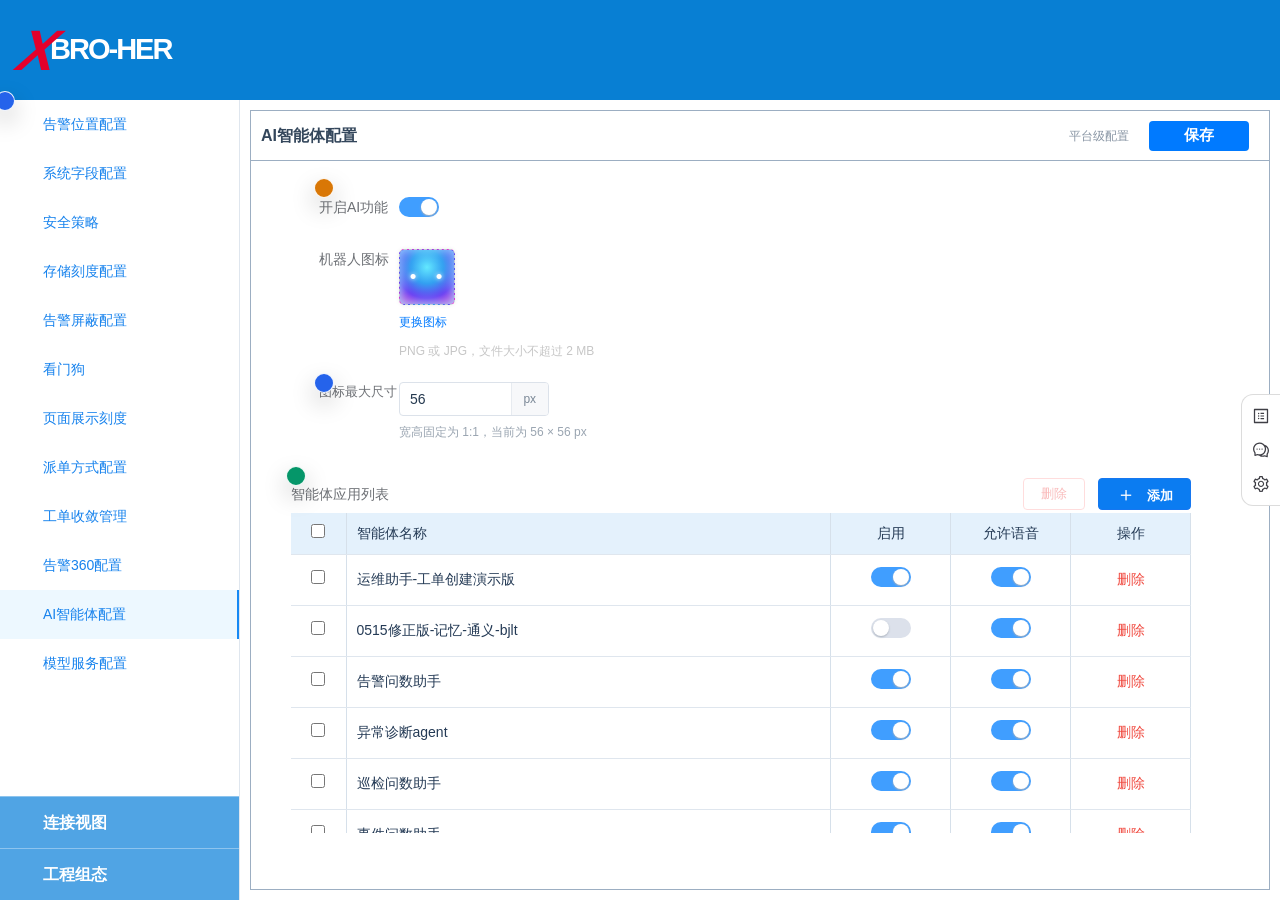
<file: agent-setting/index.html>
<!doctype html>
<html>
<head>
  <meta charset="utf-8">
  <title>工具栏 - AI配置</title>
  <meta name="viewport" content="width=device-width,initial-scale=1">
  <style>
    html, body {
      box-sizing: border-box;
      width: 100%;
      margin: 0;
      padding: 0;
      min-height: 100%;
      height: 100%;
      overflow-x: hidden;
      overflow-y: auto;
    }
    #root {
      width: 100%;
      margin-left: auto;
      margin-right: auto;
      height: 100%;
      min-height: 100vh;
      overflow: visible;
    }
    body.is-element-page #root {
      width: 100vw;
      height: 100vh;
    }
  </style>
  <style>
@layer properties{@supports (((-webkit-hyphens:none)) and (not (margin-trim:inline))) or ((-moz-orient:inline) and (not (color:rgb(from red r g b)))){*,:before,:after,::backdrop{--tw-translate-x:0;--tw-translate-y:0;--tw-translate-z:0;--tw-scale-x:1;--tw-scale-y:1;--tw-scale-z:1;--tw-rotate-x:initial;--tw-rotate-y:initial;--tw-rotate-z:initial;--tw-skew-x:initial;--tw-skew-y:initial;--tw-pan-x:initial;--tw-pan-y:initial;--tw-pinch-zoom:initial;--tw-space-y-reverse:0;--tw-space-x-reverse:0;--tw-divide-x-reverse:0;--tw-border-style:solid;--tw-divide-y-reverse:0;--tw-gradient-position:initial;--tw-gradient-from:#0000;--tw-gradient-via:#0000;--tw-gradient-to:#0000;--tw-gradient-stops:initial;--tw-gradient-via-stops:initial;--tw-gradient-from-position:0%;--tw-gradient-via-position:50%;--tw-gradient-to-position:100%;--tw-leading:initial;--tw-font-weight:initial;--tw-tracking:initial;--tw-ordinal:initial;--tw-slashed-zero:initial;--tw-numeric-figure:initial;--tw-numeric-spacing:initial;--tw-numeric-fraction:initial;--tw-shadow:0 0 #0000;--tw-shadow-color:initial;--tw-shadow-alpha:100%;--tw-inset-shadow:0 0 #0000;--tw-inset-shadow-color:initial;--tw-inset-shadow-alpha:100%;--tw-ring-color:initial;--tw-ring-shadow:0 0 #0000;--tw-inset-ring-color:initial;--tw-inset-ring-shadow:0 0 #0000;--tw-ring-inset:initial;--tw-ring-offset-width:0px;--tw-ring-offset-color:#fff;--tw-ring-offset-shadow:0 0 #0000;--tw-outline-style:solid;--tw-blur:initial;--tw-brightness:initial;--tw-contrast:initial;--tw-grayscale:initial;--tw-hue-rotate:initial;--tw-invert:initial;--tw-opacity:initial;--tw-saturate:initial;--tw-sepia:initial;--tw-drop-shadow:initial;--tw-drop-shadow-color:initial;--tw-drop-shadow-alpha:100%;--tw-drop-shadow-size:initial;--tw-backdrop-blur:initial;--tw-backdrop-brightness:initial;--tw-backdrop-contrast:initial;--tw-backdrop-grayscale:initial;--tw-backdrop-hue-rotate:initial;--tw-backdrop-invert:initial;--tw-backdrop-opacity:initial;--tw-backdrop-saturate:initial;--tw-backdrop-sepia:initial;--tw-duration:initial;--tw-ease:initial;--tw-content:""}}}@layer theme{:root,:host{--font-sans:-apple-system, BlinkMacSystemFont, "Segoe UI", Roboto, "Helvetica Neue", "Noto Sans", Arial, sans-serif, "Apple Color Emoji", "Segoe UI Emoji", "Segoe UI Symbol", "Noto Color Emoji";--font-serif:ui-serif, Georgia, Cambria, "Times New Roman", Times, serif;--font-mono:ui-monospace, SFMono-Regular, Menlo, Monaco, Consolas, "Liberation Mono", "Courier New", monospace;--color-red-50:oklch(97.1% .013 17.38);--color-red-100:oklch(93.6% .032 17.717);--color-red-200:oklch(88.5% .062 18.334);--color-red-300:oklch(80.8% .114 19.571);--color-red-400:oklch(70.4% .191 22.216);--color-red-500:oklch(63.7% .237 25.331);--color-red-600:oklch(57.7% .245 27.325);--color-red-700:oklch(50.5% .213 27.518);--color-red-800:oklch(44.4% .177 26.899);--color-red-900:oklch(39.6% .141 25.723);--color-orange-50:oklch(98% .016 73.684);--color-orange-100:oklch(95.4% .038 75.164);--color-orange-200:oklch(90.1% .076 70.697);--color-orange-300:oklch(83.7% .128 66.29);--color-orange-400:oklch(75% .183 55.934);--color-orange-500:oklch(70.5% .213 47.604);--color-orange-600:oklch(64.6% .222 41.116);--color-orange-700:oklch(55.3% .195 38.402);--color-orange-800:oklch(47% .157 37.304);--color-orange-900:oklch(40.8% .123 38.172);--color-amber-50:oklch(98.7% .022 95.277);--color-amber-100:oklch(96.2% .059 95.617);--color-amber-200:oklch(92.4% .12 95.746);--color-amber-300:oklch(87.9% .169 91.605);--color-amber-400:oklch(82.8% .189 84.429);--color-amber-500:oklch(76.9% .188 70.08);--color-amber-600:oklch(66.6% .179 58.318);--color-amber-700:oklch(55.5% .163 48.998);--color-amber-800:oklch(47.3% .137 46.201);--color-amber-900:oklch(41.4% .112 45.904);--color-amber-950:oklch(27.9% .077 45.635);--color-yellow-50:oklch(98.7% .026 102.212);--color-yellow-400:oklch(85.2% .199 91.936);--color-yellow-500:oklch(79.5% .184 86.047);--color-yellow-600:oklch(68.1% .162 75.834);--color-yellow-900:oklch(42.1% .095 57.708);--color-lime-100:oklch(96.7% .067 122.328);--color-lime-400:oklch(84.1% .238 128.85);--color-lime-700:oklch(53.2% .157 131.589);--color-green-500:oklch(72.3% .219 149.579);--color-emerald-50:oklch(97.9% .021 166.113);--color-emerald-100:oklch(95% .052 163.051);--color-emerald-200:oklch(90.5% .093 164.15);--color-emerald-300:oklch(84.5% .143 164.978);--color-emerald-400:oklch(76.5% .177 163.223);--color-emerald-500:oklch(69.6% .17 162.48);--color-emerald-600:oklch(59.6% .145 163.225);--color-emerald-700:oklch(50.8% .118 165.612);--color-emerald-800:oklch(43.2% .095 166.913);--color-emerald-900:oklch(37.8% .077 168.94);--color-teal-100:oklch(95.3% .051 180.801);--color-teal-400:oklch(77.7% .152 181.912);--color-teal-700:oklch(51.1% .096 186.391);--color-cyan-100:oklch(95.6% .045 203.388);--color-cyan-300:oklch(86.5% .127 207.078);--color-cyan-400:oklch(78.9% .154 211.53);--color-cyan-500:oklch(71.5% .143 215.221);--color-cyan-700:oklch(52% .105 223.128);--color-sky-100:oklch(95.1% .026 236.824);--color-sky-300:oklch(82.8% .111 230.318);--color-sky-400:oklch(74.6% .16 232.661);--color-sky-500:oklch(68.5% .169 237.323);--color-sky-700:oklch(50% .134 242.749);--color-blue-50:oklch(97% .014 254.604);--color-blue-100:oklch(93.2% .032 255.585);--color-blue-200:oklch(88.2% .059 254.128);--color-blue-400:oklch(70.7% .165 254.624);--color-blue-500:oklch(62.3% .214 259.815);--color-blue-600:oklch(54.6% .245 262.881);--color-blue-900:oklch(37.9% .146 265.522);--color-blue-950:oklch(28.2% .091 267.935);--color-indigo-50:oklch(96.2% .018 272.314);--color-indigo-100:oklch(93% .034 272.788);--color-indigo-200:oklch(87% .065 274.039);--color-indigo-300:oklch(78.5% .115 274.713);--color-indigo-400:oklch(67.3% .182 276.935);--color-indigo-500:oklch(58.5% .233 277.117);--color-indigo-600:oklch(51.1% .262 276.966);--color-indigo-700:oklch(45.7% .24 277.023);--color-indigo-800:oklch(39.8% .195 277.366);--color-indigo-900:oklch(35.9% .144 278.697);--color-violet-100:oklch(94.3% .029 294.588);--color-violet-400:oklch(70.2% .183 293.541);--color-violet-500:oklch(60.6% .25 292.717);--color-violet-700:oklch(49.1% .27 292.581);--color-purple-50:oklch(97.7% .014 308.299);--color-purple-100:oklch(94.6% .033 307.174);--color-purple-200:oklch(90.2% .063 306.703);--color-purple-300:oklch(82.7% .119 306.383);--color-purple-400:oklch(71.4% .203 305.504);--color-purple-500:oklch(62.7% .265 303.9);--color-purple-600:oklch(55.8% .288 302.321);--color-purple-700:oklch(49.6% .265 301.924);--color-purple-800:oklch(43.8% .218 303.724);--color-purple-900:oklch(38.1% .176 304.987);--color-fuchsia-100:oklch(95.2% .037 318.852);--color-fuchsia-300:oklch(83.3% .145 321.434);--color-fuchsia-400:oklch(74% .238 322.16);--color-fuchsia-500:oklch(66.7% .295 322.15);--color-fuchsia-700:oklch(51.8% .253 323.949);--color-pink-100:oklch(94.8% .028 342.258);--color-pink-400:oklch(71.8% .202 349.761);--color-pink-500:oklch(65.6% .241 354.308);--color-pink-700:oklch(52.5% .223 3.958);--color-rose-100:oklch(94.1% .03 12.58);--color-rose-400:oklch(71.2% .194 13.428);--color-rose-500:oklch(64.5% .246 16.439);--color-rose-700:oklch(51.4% .222 16.935);--color-slate-50:oklch(98.4% .003 247.858);--color-slate-100:oklch(96.8% .007 247.896);--color-slate-200:oklch(92.9% .013 255.508);--color-slate-300:oklch(86.9% .022 252.894);--color-slate-400:oklch(70.4% .04 256.788);--color-slate-500:oklch(55.4% .046 257.417);--color-slate-600:oklch(44.6% .043 257.281);--color-slate-700:oklch(37.2% .044 257.287);--color-slate-800:oklch(27.9% .041 260.031);--color-slate-900:oklch(20.8% .042 265.755);--color-slate-950:oklch(12.9% .042 264.695);--color-gray-50:oklch(98.5% .002 247.839);--color-gray-100:oklch(96.7% .003 264.542);--color-gray-200:oklch(92.8% .006 264.531);--color-gray-400:oklch(70.7% .022 261.325);--color-gray-500:oklch(55.1% .027 264.364);--color-gray-600:oklch(44.6% .03 256.802);--color-gray-950:oklch(13% .028 261.692);--color-neutral-100:oklch(97% 0 none);--color-neutral-200:oklch(92.2% 0 none);--color-neutral-400:oklch(70.8% 0 none);--color-neutral-500:oklch(55.6% 0 none);--color-neutral-600:oklch(43.9% 0 none);--color-neutral-800:oklch(26.9% 0 none);--color-neutral-900:oklch(20.5% 0 none);--color-stone-50:oklch(98.5% .001 106.423);--color-stone-100:oklch(97% .001 106.424);--color-stone-200:oklch(92.3% .003 48.717);--color-black:#000;--color-white:#fff;--spacing:.25rem;--breakpoint-sm:40rem;--breakpoint-md:48rem;--breakpoint-lg:64rem;--breakpoint-xl:80rem;--breakpoint-2xl:96rem;--container-xs:20rem;--container-sm:24rem;--container-md:28rem;--container-lg:32rem;--container-xl:36rem;--container-2xl:42rem;--container-3xl:48rem;--container-4xl:56rem;--container-5xl:64rem;--container-6xl:72rem;--container-7xl:80rem;--text-xs:.75rem;--text-xs--line-height:calc(1 / .75);--text-sm:.875rem;--text-sm--line-height:calc(1.25 / .875);--text-base:1rem;--text-base--line-height: 1.5 ;--text-lg:1.125rem;--text-lg--line-height:calc(1.75 / 1.125);--text-xl:1.25rem;--text-xl--line-height:calc(1.75 / 1.25);--text-2xl:1.5rem;--text-2xl--line-height:calc(2 / 1.5);--text-3xl:1.875rem;--text-3xl--line-height: 1.2 ;--text-4xl:2.25rem;--text-4xl--line-height:calc(2.5 / 2.25);--text-5xl:3rem;--text-5xl--line-height:1;--text-6xl:3.75rem;--text-6xl--line-height:1;--text-7xl:4.5rem;--text-7xl--line-height:1;--text-8xl:6rem;--text-8xl--line-height:1;--text-9xl:8rem;--text-9xl--line-height:1;--font-weight-thin:100;--font-weight-extralight:200;--font-weight-light:300;--font-weight-normal:400;--font-weight-medium:500;--font-weight-semibold:600;--font-weight-bold:700;--font-weight-extrabold:800;--font-weight-black:900;--tracking-tighter:-.05em;--tracking-tight:-.025em;--tracking-normal:0em;--tracking-wide:.025em;--tracking-wider:.05em;--tracking-widest:.1em;--leading-tight:1.25;--leading-snug:1.375;--leading-normal:1.5;--leading-relaxed:1.625;--leading-loose:2;--radius-xs:.125rem;--radius-sm:.25rem;--radius-md:.375rem;--radius-lg:.5rem;--radius-xl:.75rem;--radius-2xl:1rem;--radius-3xl:1.5rem;--shadow-sm:0 1px 3px 0 #0000001a, 0 1px 2px -1px #0000001a;--shadow-md:0 4px 6px -1px #0000001a, 0 2px 4px -2px #0000001a;--shadow-lg:0 10px 15px -3px #0000001a, 0 4px 6px -4px #0000001a;--shadow-xl:0 20px 25px -5px #0000001a, 0 8px 10px -6px #0000001a;--ease-in:cubic-bezier(.4, 0, 1, 1);--ease-out:cubic-bezier(0, 0, .2, 1);--ease-in-out:cubic-bezier(.4, 0, .2, 1);--animate-spin:spin 1s linear infinite;--animate-ping:ping 1s cubic-bezier(0, 0, .2, 1) infinite;--animate-pulse:pulse 2s cubic-bezier(.4, 0, .6, 1) infinite;--animate-bounce:bounce 1s infinite;--blur-md:12px;--default-transition-duration:.15s;--default-transition-timing-function:cubic-bezier(.4, 0, .2, 1);--default-font-family:var(--font-sans);--default-mono-font-family:var(--font-mono);--color-brand-1:#e4f0fd;--color-brand-2:#c6e1fd;--color-brand-3:#96c7fc;--color-brand-4:#65aefc;--color-brand-5:#3395fd;--color-brand-6:#007aff;--color-brand-7:#0063cc;--color-brand-8:#004a99;--color-brand-9:#08325e;--color-brand-10:#05192e;--radius-none:0}}@layer base{*,:after,:before,::backdrop{box-sizing:border-box;border:0 solid;margin:0;padding:0}::file-selector-button{box-sizing:border-box;border:0 solid;margin:0;padding:0}html,:host{-webkit-text-size-adjust:100%;tab-size:4;line-height:1.5;font-family:var(--default-font-family,-apple-system, BlinkMacSystemFont, "Segoe UI", Roboto, "Helvetica Neue", "Noto Sans", Arial, sans-serif, "Apple Color Emoji", "Segoe UI Emoji", "Segoe UI Symbol", "Noto Color Emoji");font-feature-settings:var(--default-font-feature-settings,normal);font-variation-settings:var(--default-font-variation-settings,normal);-webkit-tap-highlight-color:transparent}hr{height:0;color:inherit;border-top-width:1px}abbr:where([title]){-webkit-text-decoration:underline dotted;text-decoration:underline dotted}h1,h2,h3,h4,h5,h6{font-size:inherit;font-weight:inherit}a{color:inherit;-webkit-text-decoration:inherit;text-decoration:inherit}b,strong{font-weight:bolder}code,kbd,samp,pre{font-family:var(--default-mono-font-family,ui-monospace, SFMono-Regular, Menlo, Monaco, Consolas, "Liberation Mono", "Courier New", monospace);font-feature-settings:var(--default-mono-font-feature-settings,normal);font-variation-settings:var(--default-mono-font-variation-settings,normal);font-size:1em}small{font-size:80%}sub,sup{vertical-align:baseline;font-size:75%;line-height:0;position:relative}sub{bottom:-.25em}sup{top:-.5em}table{text-indent:0;border-color:inherit;border-collapse:collapse}:-moz-focusring:where(:not(iframe)){outline:auto}progress{vertical-align:baseline}summary{display:list-item}ol,ul,menu{list-style:none}img,svg,video,canvas,audio,iframe,embed,object{vertical-align:middle;display:block}img,video{max-width:100%;height:auto}button,input,select,optgroup,textarea{font:inherit;font-feature-settings:inherit;font-variation-settings:inherit;letter-spacing:inherit;color:inherit;opacity:1;background-color:#0000;border-radius:0}::file-selector-button{font:inherit;font-feature-settings:inherit;font-variation-settings:inherit;letter-spacing:inherit;color:inherit;opacity:1;background-color:#0000;border-radius:0}:where(select:is([multiple],[size])) optgroup{font-weight:bolder}:where(select:is([multiple],[size])) optgroup option{padding-inline-start:20px}::file-selector-button{margin-inline-end:4px}::placeholder{opacity:1}@supports (not ((-webkit-appearance:-apple-pay-button))) or (contain-intrinsic-size:1px){::placeholder{color:currentColor}@supports (color:color-mix(in lab,red,red)){::placeholder{color:color-mix(in oklab,currentcolor 50%,transparent)}}}textarea{resize:vertical}::-webkit-search-decoration{-webkit-appearance:none}::-webkit-date-and-time-value{min-height:1lh;text-align:inherit}::-webkit-datetime-edit{display:inline-flex}::-webkit-datetime-edit-fields-wrapper{padding:0}::-webkit-datetime-edit{padding-block:0}::-webkit-datetime-edit-year-field{padding-block:0}::-webkit-datetime-edit-month-field{padding-block:0}::-webkit-datetime-edit-day-field{padding-block:0}::-webkit-datetime-edit-hour-field{padding-block:0}::-webkit-datetime-edit-minute-field{padding-block:0}::-webkit-datetime-edit-second-field{padding-block:0}::-webkit-datetime-edit-millisecond-field{padding-block:0}::-webkit-datetime-edit-meridiem-field{padding-block:0}::-webkit-calendar-picker-indicator{line-height:1}:-moz-ui-invalid{box-shadow:none}button,input:where([type=button],[type=reset],[type=submit]){appearance:button}::file-selector-button{appearance:button}::-webkit-inner-spin-button{height:auto}::-webkit-outer-spin-button{height:auto}[hidden]:where(:not([hidden=until-found])){display:none!important}}@layer components;@layer utilities{.\@container{container-type:inline-size}.pointer-events-none{pointer-events:none}.\!visible{visibility:visible!important}.collapse{visibility:collapse}.invisible{visibility:hidden}.visible{visibility:visible}.visible\!{visibility:visible!important}.sr-only{clip-path:inset(50%);white-space:nowrap;border-width:0;width:1px;height:1px;margin:-1px;padding:0;position:absolute;overflow:hidden}.not-sr-only{clip-path:none;white-space:normal;width:auto;height:auto;margin:0;padding:0;position:static;overflow:visible}.\!static{position:static!important}.absolute{position:absolute}.fixed{position:fixed}.fixed\!{position:fixed!important}.relative{position:relative}.static{position:static}.sticky{position:sticky}.inset-0{inset:0}.inset-x-0{inset-inline:0}.inset-y-0{inset-block:0}.\!top-6{top:calc(var(--spacing) * 6)!important}.\!top-\[10vh\]{top:10vh!important}.-top-0\.5{top:calc(var(--spacing) * -.5)}.-top-1{top:calc(var(--spacing) * -1)}.top-0{top:0}.top-1{top:var(--spacing)}.top-1\/2{top:50%}.top-3{top:calc(var(--spacing) * 3)}.top-4{top:calc(var(--spacing) * 4)}.top-5{top:calc(var(--spacing) * 5)}.top-14{top:calc(var(--spacing) * 14)}.top-\[-2\.09px\]{top:-2.09px}.top-\[-12\.47px\]{top:-12.47px}.top-\[-17px\]{top:-17px}.top-\[-34\.09px\]{top:-34.09px}.top-\[-142px\]{top:-142px}.top-\[-214px\]{top:-214px}.top-\[-286px\]{top:-286px}.top-\[1px\]{top:1px}.top-\[2px\]{top:2px}.top-\[3\.77px\]{top:3.77px}.top-\[4\.86px\]{top:4.86px}.top-\[4px\]{top:4px}.top-\[6px\]{top:6px}.top-\[7px\]{top:7px}.top-\[8px\]{top:8px}.top-\[11px\]{top:11px}.top-\[12px\]{top:12px}.top-\[13px\]{top:13px}.top-\[16px\]{top:16px}.top-\[17\.91px\]{top:17.91px}.top-\[19px\]{top:19px}.top-\[20px\]{top:20px}.top-\[21px\]{top:21px}.top-\[24\.79px\]{top:24.79px}.top-\[24px\]{top:24px}.top-\[28px\]{top:28px}.top-\[33\.48px\]{top:33.48px}.top-\[33px\]{top:33px}.top-\[42px\]{top:42px}.top-\[44px\]{top:44px}.top-\[47px\]{top:47px}.top-\[50\%\]{top:50%}.top-\[50px\]{top:50px}.top-\[68px\]{top:68px}.top-\[72px\]{top:72px}.top-\[79px\]{top:79px}.top-\[124px\]{top:124px}.top-\[177px\]{top:177px}.top-\[184px\]{top:184px}.top-\[196px\]{top:196px}.top-\[249px\]{top:249px}.top-\[252px\]{top:252px}.top-\[264px\]{top:264px}.top-\[297px\]{top:297px}.top-\[312px\]{top:312px}.top-\[324px\]{top:324px}.top-\[326px\]{top:326px}.top-\[401px\]{top:401px}.top-\[505px\]{top:505px}.top-\[609px\]{top:609px}.top-\[713px\]{top:713px}.top-\[817px\]{top:817px}.top-full{top:100%}.-right-0\.5{right:calc(var(--spacing) * -.5)}.-right-1{right:calc(var(--spacing) * -1)}.-right-1\.5{right:calc(var(--spacing) * -1.5)}.-right-2{right:calc(var(--spacing) * -2)}.-right-6{right:calc(var(--spacing) * -6)}.right-0{right:0}.right-1{right:var(--spacing)}.right-2{right:calc(var(--spacing) * 2)}.right-3{right:calc(var(--spacing) * 3)}.right-4{right:calc(var(--spacing) * 4)}.right-5{right:calc(var(--spacing) * 5)}.right-\[-8px\]{right:-8px}.right-\[-500px\]{right:-500px}.right-\[22px\]{right:22px}.-bottom-1{bottom:calc(var(--spacing) * -1)}.-bottom-1\.5{bottom:calc(var(--spacing) * -1.5)}.-bottom-2{bottom:calc(var(--spacing) * -2)}.bottom-0{bottom:0}.bottom-3{bottom:calc(var(--spacing) * 3)}.bottom-10{bottom:calc(var(--spacing) * 10)}.bottom-\[calc\(100\%_\+_8px\)\]{bottom:calc(100% + 8px)}.bottom-full{bottom:100%}.-left-6{left:calc(var(--spacing) * -6)}.left-0{left:0}.left-0\.5{left:calc(var(--spacing) * .5)}.left-1\/2{left:50%}.left-2{left:calc(var(--spacing) * 2)}.left-2\.5{left:calc(var(--spacing) * 2.5)}.left-3{left:calc(var(--spacing) * 3)}.left-4{left:calc(var(--spacing) * 4)}.left-4\.5{left:calc(var(--spacing) * 4.5)}.left-\[-8px\]{left:-8px}.left-\[1px\]{left:1px}.left-\[4px\]{left:4px}.left-\[6px\]{left:6px}.left-\[7px\]{left:7px}.left-\[8px\]{left:8px}.left-\[9px\]{left:9px}.left-\[10px\]{left:10px}.left-\[12px\]{left:12px}.left-\[13px\]{left:13px}.left-\[16px\]{left:16px}.left-\[17\.47px\]{left:17.47px}.left-\[20px\]{left:20px}.left-\[22\.68px\]{left:22.68px}.left-\[22px\]{left:22px}.left-\[24px\]{left:24px}.left-\[33px\]{left:33px}.left-\[34px\]{left:34px}.left-\[50\%\]{left:50%}.left-\[53px\]{left:53px}.left-\[56px\]{left:56px}.left-\[58px\]{left:58px}.left-\[61px\]{left:61px}.left-\[76px\]{left:76px}.left-\[80px\]{left:80px}.left-\[88px\]{left:88px}.left-\[106px\]{left:106px}.left-\[109px\]{left:109px}.left-\[130\.62px\]{left:130.62px}.left-\[139px\]{left:139px}.left-\[178px\]{left:178px}.left-\[188px\]{left:188px}.left-\[229px\]{left:229px}.left-\[232px\]{left:232px}.left-\[273\.91px\]{left:273.91px}.left-\[279\.71px\]{left:279.71px}.left-\[305px\]{left:305px}.left-\[320px\]{left:320px}.left-\[362px\]{left:362px}.left-\[396px\]{left:396px}.left-\[403px\]{left:403px}.left-\[408\.86px\]{left:408.86px}.left-\[408px\]{left:408px}.left-\[495\.91px\]{left:495.91px}.left-\[496px\]{left:496px}.left-\[517\.77px\]{left:517.77px}.left-\[520px\]{left:520px}.left-\[558px\]{left:558px}.left-\[642px\]{left:642px}.left-\[647\.86px\]{left:647.86px}.left-\[672px\]{left:672px}.left-\[678px\]{left:678px}.left-\[760px\]{left:760px}.left-\[1816px\]{left:1816px}.isolate{isolation:isolate}.isolation-auto{isolation:auto}.-z-0{z-index:-0}.z-0{z-index:0}.z-10{z-index:10}.z-20{z-index:20}.z-30{z-index:30}.z-40{z-index:40}.z-50{z-index:50}.z-60,.z-\[60\]{z-index:60}.z-\[70\]{z-index:70}.z-\[100\]{z-index:100}.z-\[120\]{z-index:120}.z-\[200\]{z-index:200}.z-\[2000\]{z-index:2000}.order-1{order:1}.order-2{order:2}.order-3{order:3}.col-4{grid-column:4}.col-6{grid-column:6}.col-12{grid-column:12}.col-span-2{grid-column:span 2/span 2}.col-span-3{grid-column:span 3/span 3}.col-span-4{grid-column:span 4/span 4}.col-span-8{grid-column:span 8/span 8}.float-right{float:right}.container{width:100%}@media (min-width:40rem){.container{max-width:40rem}}@media (min-width:48rem){.container{max-width:48rem}}@media (min-width:64rem){.container{max-width:64rem}}@media (min-width:80rem){.container{max-width:80rem}}@media (min-width:96rem){.container{max-width:96rem}}.m-0{margin:0}.m-1{margin:var(--spacing)}.m-4{margin:calc(var(--spacing) * 4)}.m-6{margin:calc(var(--spacing) * 6)}.-mx-1{margin-inline:calc(var(--spacing) * -1)}.-mx-2{margin-inline:calc(var(--spacing) * -2)}.mx-0\.5{margin-inline:calc(var(--spacing) * .5)}.mx-1{margin-inline:var(--spacing)}.mx-auto{margin-inline:auto}.my-0{margin-block:0}.my-1{margin-block:var(--spacing)}.my-3{margin-block:calc(var(--spacing) * 3)}.my-5{margin-block:calc(var(--spacing) * 5)}.my-auto{margin-block:auto}.ms-1{margin-inline-start:var(--spacing)}.ms-2{margin-inline-start:calc(var(--spacing) * 2)}.ms-auto{margin-inline-start:auto}.me-0{margin-inline-end:0}.me-28{margin-inline-end:calc(var(--spacing) * 28)}.\!mt-3{margin-top:calc(var(--spacing) * 3)!important}.-mt-0{margin-top:0}.-mt-0\.5{margin-top:calc(var(--spacing) * -.5)}.mt-0{margin-top:0}.mt-0\.5{margin-top:calc(var(--spacing) * .5)}.mt-1{margin-top:var(--spacing)}.mt-1\.5{margin-top:calc(var(--spacing) * 1.5)}.mt-2{margin-top:calc(var(--spacing) * 2)}.mt-2\.5{margin-top:calc(var(--spacing) * 2.5)}.mt-3{margin-top:calc(var(--spacing) * 3)}.mt-4{margin-top:calc(var(--spacing) * 4)}.mt-5{margin-top:calc(var(--spacing) * 5)}.mt-6{margin-top:calc(var(--spacing) * 6)}.mt-8{margin-top:calc(var(--spacing) * 8)}.mt-12{margin-top:calc(var(--spacing) * 12)}.mt-\[5px\]{margin-top:5px}.mt-\[30px\]{margin-top:30px}.mt-\[90px\]{margin-top:90px}.-mr-6{margin-right:calc(var(--spacing) * -6)}.-mr-96{margin-right:calc(var(--spacing) * -96)}.mr-0{margin-right:0}.mr-0\.5{margin-right:calc(var(--spacing) * .5)}.mr-1{margin-right:var(--spacing)}.mr-1\.5{margin-right:calc(var(--spacing) * 1.5)}.mr-2{margin-right:calc(var(--spacing) * 2)}.mr-4{margin-right:calc(var(--spacing) * 4)}.mr-5{margin-right:calc(var(--spacing) * 5)}.mr-7{margin-right:calc(var(--spacing) * 7)}.mr-14{margin-right:calc(var(--spacing) * 14)}.mr-auto{margin-right:auto}.-mb-0{margin-bottom:0}.-mb-0\.5{margin-bottom:calc(var(--spacing) * -.5)}.-mb-px{margin-bottom:-1px}.mb-0{margin-bottom:0}.mb-0\.5{margin-bottom:calc(var(--spacing) * .5)}.mb-1{margin-bottom:var(--spacing)}.mb-1\.5{margin-bottom:calc(var(--spacing) * 1.5)}.mb-2{margin-bottom:calc(var(--spacing) * 2)}.mb-2\.5{margin-bottom:calc(var(--spacing) * 2.5)}.mb-3{margin-bottom:calc(var(--spacing) * 3)}.mb-4{margin-bottom:calc(var(--spacing) * 4)}.mb-5{margin-bottom:calc(var(--spacing) * 5)}.mb-6{margin-bottom:calc(var(--spacing) * 6)}.mb-7{margin-bottom:calc(var(--spacing) * 7)}.mb-8{margin-bottom:calc(var(--spacing) * 8)}.mb-9{margin-bottom:calc(var(--spacing) * 9)}.mb-10{margin-bottom:calc(var(--spacing) * 10)}.mb-12{margin-bottom:calc(var(--spacing) * 12)}.mb-15{margin-bottom:calc(var(--spacing) * 15)}.mb-28{margin-bottom:calc(var(--spacing) * 28)}.mb-\[5px\]{margin-bottom:5px}.mb-\[72px\]{margin-bottom:72px}.-ml-6{margin-left:calc(var(--spacing) * -6)}.-ml-8{margin-left:calc(var(--spacing) * -8)}.-ml-px{margin-left:-1px}.ml-0{margin-left:0}.ml-0\.5{margin-left:calc(var(--spacing) * .5)}.ml-1{margin-left:var(--spacing)}.ml-2{margin-left:calc(var(--spacing) * 2)}.ml-2\.5{margin-left:calc(var(--spacing) * 2.5)}.ml-3{margin-left:calc(var(--spacing) * 3)}.ml-4{margin-left:calc(var(--spacing) * 4)}.ml-5{margin-left:calc(var(--spacing) * 5)}.ml-14{margin-left:calc(var(--spacing) * 14)}.ml-96{margin-left:calc(var(--spacing) * 96)}.ml-auto{margin-left:auto}.line-clamp-1{-webkit-line-clamp:1;-webkit-box-orient:vertical;display:-webkit-box;overflow:hidden}.line-clamp-2{-webkit-line-clamp:2;-webkit-box-orient:vertical;display:-webkit-box;overflow:hidden}.line-clamp-3{-webkit-line-clamp:3;-webkit-box-orient:vertical;display:-webkit-box;overflow:hidden}.\!flex{display:flex!important}.\!hidden{display:none!important}.block{display:block}.block\!{display:block!important}.contents{display:contents}.flex{display:flex}.flow-root{display:flow-root}.grid{display:grid}.hidden{display:none}.inline{display:inline}.inline\!{display:inline!important}.inline-block{display:inline-block}.inline-flex{display:inline-flex}.inline-grid{display:inline-grid}.inline-table{display:inline-table}.list-item{display:list-item}.table{display:table}.table\!{display:table!important}.table-caption{display:table-caption}.table-cell{display:table-cell}.table-column{display:table-column}.table-column-group{display:table-column-group}.table-footer-group{display:table-footer-group}.table-header-group{display:table-header-group}.table-row{display:table-row}.table-row-group{display:table-row-group}.aspect-\[380\/193\]{aspect-ratio:380/193}.aspect-square{aspect-ratio:1}.\!size-6{width:calc(var(--spacing) * 6)!important;height:calc(var(--spacing) * 6)!important}.\!size-7{width:calc(var(--spacing) * 7)!important;height:calc(var(--spacing) * 7)!important}.size-1{width:var(--spacing);height:var(--spacing)}.size-1\.5{width:calc(var(--spacing) * 1.5);height:calc(var(--spacing) * 1.5)}.size-2{width:calc(var(--spacing) * 2);height:calc(var(--spacing) * 2)}.size-2\.5{width:calc(var(--spacing) * 2.5);height:calc(var(--spacing) * 2.5)}.size-3{width:calc(var(--spacing) * 3);height:calc(var(--spacing) * 3)}.size-3\.5{width:calc(var(--spacing) * 3.5);height:calc(var(--spacing) * 3.5)}.size-4{width:calc(var(--spacing) * 4);height:calc(var(--spacing) * 4)}.size-5{width:calc(var(--spacing) * 5);height:calc(var(--spacing) * 5)}.size-6{width:calc(var(--spacing) * 6);height:calc(var(--spacing) * 6)}.size-7{width:calc(var(--spacing) * 7);height:calc(var(--spacing) * 7)}.size-8{width:calc(var(--spacing) * 8);height:calc(var(--spacing) * 8)}.size-9{width:calc(var(--spacing) * 9);height:calc(var(--spacing) * 9)}.size-10{width:calc(var(--spacing) * 10);height:calc(var(--spacing) * 10)}.size-11{width:calc(var(--spacing) * 11);height:calc(var(--spacing) * 11)}.size-12{width:calc(var(--spacing) * 12);height:calc(var(--spacing) * 12)}.size-14{width:calc(var(--spacing) * 14);height:calc(var(--spacing) * 14)}.size-16{width:calc(var(--spacing) * 16);height:calc(var(--spacing) * 16)}.size-\[18px\]{width:18px;height:18px}.size-\[72px\]{width:72px;height:72px}.\!h-7{height:calc(var(--spacing) * 7)!important}.\!h-\[50px\]{height:50px!important}.h-0{height:0}.h-0\.5{height:calc(var(--spacing) * .5)}.h-1{height:var(--spacing)}.h-1\.5{height:calc(var(--spacing) * 1.5)}.h-2{height:calc(var(--spacing) * 2)}.h-2\.5{height:calc(var(--spacing) * 2.5)}.h-3{height:calc(var(--spacing) * 3)}.h-3\.5{height:calc(var(--spacing) * 3.5)}.h-4{height:calc(var(--spacing) * 4)}.h-5{height:calc(var(--spacing) * 5)}.h-6{height:calc(var(--spacing) * 6)}.h-7{height:calc(var(--spacing) * 7)}.h-8{height:calc(var(--spacing) * 8)}.h-9{height:calc(var(--spacing) * 9)}.h-10{height:calc(var(--spacing) * 10)}.h-11{height:calc(var(--spacing) * 11)}.h-12{height:calc(var(--spacing) * 12)}.h-14{height:calc(var(--spacing) * 14)}.h-16{height:calc(var(--spacing) * 16)}.h-20{height:calc(var(--spacing) * 20)}.h-24{height:calc(var(--spacing) * 24)}.h-28{height:calc(var(--spacing) * 28)}.h-32{height:calc(var(--spacing) * 32)}.h-40{height:calc(var(--spacing) * 40)}.h-48{height:calc(var(--spacing) * 48)}.h-56{height:calc(var(--spacing) * 56)}.h-84{height:calc(var(--spacing) * 84)}.h-96{height:calc(var(--spacing) * 96)}.h-100{height:calc(var(--spacing) * 100)}.h-\[2px\]{height:2px}.h-\[9px\]{height:9px}.h-\[18px\]{height:18px}.h-\[25px\]{height:25px}.h-\[30px\]{height:30px}.h-\[32px\]{height:32px}.h-\[60px\]{height:60px}.h-\[60vh\]{height:60vh}.h-\[75px\]{height:75px}.h-\[320px\]{height:320px}.h-\[360px\]{height:360px}.h-\[560px\]{height:560px}.h-\[815px\]{height:815px}.h-\[1036px\]{height:1036px}.h-\[1080px\]{height:1080px}.h-\[calc\(100vh\)\]{height:100vh}.h-\[calc\(100vh-3\.5rem\)\]{height:calc(100vh - 3.5rem)}.h-\[var\(--radix-select-trigger-height\)\]{height:var(--radix-select-trigger-height)}.h-auto{height:auto}.h-fit{height:fit-content}.h-full{height:100%}.h-px{height:1px}.h-screen{height:100vh}.max-h-10{max-height:calc(var(--spacing) * 10)}.max-h-14{max-height:calc(var(--spacing) * 14)}.max-h-48{max-height:calc(var(--spacing) * 48)}.max-h-52{max-height:calc(var(--spacing) * 52)}.max-h-56{max-height:calc(var(--spacing) * 56)}.max-h-72{max-height:calc(var(--spacing) * 72)}.max-h-80{max-height:calc(var(--spacing) * 80)}.max-h-96{max-height:calc(var(--spacing) * 96)}.max-h-\[\.\.\]{max-height:..}.max-h-\[26rem\]{max-height:26rem}.max-h-\[46vh\]{max-height:46vh}.max-h-\[50vh\]{max-height:50vh}.max-h-\[50vh\|58vh\|60vh\|calc\(100vh-16rem\)\]{max-height:50vh|58vh|60vh| calc(100vh - 16rem)}.max-h-\[52vh\]{max-height:52vh}.max-h-\[58vh\]{max-height:58vh}.max-h-\[60vh\]{max-height:60vh}.max-h-\[70vh\]{max-height:70vh}.max-h-\[80vh\]{max-height:80vh}.max-h-\[140px\]{max-height:140px}.max-h-\[160px\]{max-height:160px}.max-h-\[300px\]{max-height:300px}.max-h-\[calc\(100vh-3rem\)\]{max-height:calc(100vh - 3rem)}.max-h-\[calc\(100vh-6rem\)\]{max-height:calc(100vh - 6rem)}.max-h-\[calc\(100vh-12rem\)\]{max-height:calc(100vh - 12rem)}.max-h-\[calc\(100vh-16rem\)\]{max-height:calc(100vh - 16rem)}.max-h-full{max-height:100%}.max-h-none{max-height:none}.min-h-0{min-height:0}.min-h-5{min-height:calc(var(--spacing) * 5)}.min-h-9{min-height:calc(var(--spacing) * 9)}.min-h-\[32px\]{min-height:32px}.min-h-\[56px\]{min-height:56px}.min-h-\[64px\]{min-height:64px}.min-h-\[80px\]{min-height:80px}.min-h-\[84px\]{min-height:84px}.min-h-\[96px\]{min-height:96px}.min-h-\[100dvh\]{min-height:100dvh}.min-h-\[100px\]{min-height:100px}.min-h-\[150px\]{min-height:150px}.min-h-\[200px\]{min-height:200px}.min-h-\[400px\]{min-height:400px}.min-h-\[520px\]{min-height:520px}.min-h-\[630px\]{min-height:630px}.min-h-screen{min-height:100vh}.\!w-7{width:calc(var(--spacing) * 7)!important}.\!w-48{width:calc(var(--spacing) * 48)!important}.\!w-\[180px\]{width:180px!important}.\!w-auto{width:auto!important}.\!w-full{width:100%!important}.w-0{width:0}.w-1{width:var(--spacing)}.w-1\/2{width:50%}.w-1\/3{width:33.3333%}.w-1\/4{width:25%}.w-2{width:calc(var(--spacing) * 2)}.w-2\.5{width:calc(var(--spacing) * 2.5)}.w-2\/3{width:66.6667%}.w-3{width:calc(var(--spacing) * 3)}.w-3\.5{width:calc(var(--spacing) * 3.5)}.w-3\/4{width:75%}.w-3\/5{width:60%}.w-4{width:calc(var(--spacing) * 4)}.w-4\/5{width:80%}.w-5{width:calc(var(--spacing) * 5)}.w-6{width:calc(var(--spacing) * 6)}.w-7{width:calc(var(--spacing) * 7)}.w-8{width:calc(var(--spacing) * 8)}.w-9{width:calc(var(--spacing) * 9)}.w-10{width:calc(var(--spacing) * 10)}.w-11\/12{width:91.6667%}.w-12{width:calc(var(--spacing) * 12)}.w-14{width:calc(var(--spacing) * 14)}.w-16{width:calc(var(--spacing) * 16)}.w-20{width:calc(var(--spacing) * 20)}.w-24{width:calc(var(--spacing) * 24)}.w-28{width:calc(var(--spacing) * 28)}.w-32{width:calc(var(--spacing) * 32)}.w-40{width:calc(var(--spacing) * 40)}.w-44{width:calc(var(--spacing) * 44)}.w-48{width:calc(var(--spacing) * 48)}.w-52{width:calc(var(--spacing) * 52)}.w-56{width:calc(var(--spacing) * 56)}.w-60{width:calc(var(--spacing) * 60)}.w-64{width:calc(var(--spacing) * 64)}.w-72{width:calc(var(--spacing) * 72)}.w-80{width:calc(var(--spacing) * 80)}.w-96{width:calc(var(--spacing) * 96)}.w-100{width:calc(var(--spacing) * 100)}.w-\[-webkit-fill-available\]{width:-webkit-fill-available}.w-\[0-9\]{width:0-9}.w-\[3px\]{width:3px}.w-\[4\.95px\]{width:4.95px}.w-\[9px\]{width:9px}.w-\[17px\]{width:17px}.w-\[18px\]{width:18px}.w-\[22px\]{width:22px}.w-\[22rem\]{width:22rem}.w-\[45\%\]{width:45%}.w-\[56px\]{width:56px}.w-\[89\%\]{width:89%}.w-\[93px\]{width:93px}.w-\[180px\]{width:180px}.w-\[200px\]{width:200px}.w-\[240px\]{width:240px}.w-\[248px\]{width:248px}.w-\[280px\]{width:280px}.w-\[288px\]{width:288px}.w-\[296px\]{width:296px}.w-\[300px\]{width:300px}.w-\[320px\]{width:320px}.w-\[340px\]{width:340px}.w-\[350px\]{width:350px}.w-\[360px\]{width:360px}.w-\[375px\]{width:375px}.w-\[400px\]{width:400px}.w-\[528px\]{width:528px}.w-\[768px\]{width:768px}.w-\[800px\]{width:800px}.w-\[820px\]{width:820px}.w-\[848px\]{width:848px}.w-\[1300px\]{width:1300px}.w-\[1840px\]{width:1840px}.w-\[1920px\]{width:1920px}.w-\[calc\(33\%-1rem\)\]{width:calc(33% - 1rem)}.w-\[min\(90vw\,860px\)\]{width:min(90vw,860px)}.w-\[min\(92vw\,520px\)\]{width:min(92vw,520px)}.w-\[min\(92vw\,620px\)\]{width:min(92vw,620px)}.w-\[var\(--radix-popover-trigger-width\)\]{width:var(--radix-popover-trigger-width)}.w-auto{width:auto}.w-fit{width:fit-content}.w-full{width:100%}.w-max{width:max-content}.w-px{width:1px}.max-w-0{max-width:0}.max-w-2xl{max-width:var(--container-2xl)}.max-w-3xl{max-width:var(--container-3xl)}.max-w-4xl{max-width:var(--container-4xl)}.max-w-5xl{max-width:var(--container-5xl)}.max-w-6xl{max-width:var(--container-6xl)}.max-w-7xl{max-width:var(--container-7xl)}.max-w-\[45\%\]{max-width:45%}.max-w-\[48vw\]{max-width:48vw}.max-w-\[65ch\]{max-width:65ch}.max-w-\[80\%\]{max-width:80%}.max-w-\[90vw\]{max-width:90vw}.max-w-\[114px\]{max-width:114px}.max-w-\[140px\]{max-width:140px}.max-w-\[166px\]{max-width:166px}.max-w-\[200px\]{max-width:200px}.max-w-\[220px\]{max-width:220px}.max-w-\[280px\]{max-width:280px}.max-w-\[360px\]{max-width:360px}.max-w-\[420px\]{max-width:420px}.max-w-\[460px\]{max-width:460px}.max-w-\[480px\]{max-width:480px}.max-w-\[520px\]{max-width:520px}.max-w-\[542px\]{max-width:542px}.max-w-\[620px\]{max-width:620px}.max-w-\[640px\]{max-width:640px}.max-w-\[720px\]{max-width:720px}.max-w-\[760px\]{max-width:760px}.max-w-\[780px\]{max-width:780px}.max-w-\[860px\]{max-width:860px}.max-w-\[880px\]{max-width:880px}.max-w-\[920px\]{max-width:920px}.max-w-\[1080px\]{max-width:1080px}.max-w-\[1200px\]{max-width:1200px}.max-w-\[1400px\]{max-width:1400px}.max-w-\[calc\(100vw-32px\)\]{max-width:calc(100vw - 32px)}.max-w-full{max-width:100%}.max-w-lg{max-width:var(--container-lg)}.max-w-md{max-width:var(--container-md)}.max-w-none{max-width:none}.max-w-screen-2xl{max-width:var(--breakpoint-2xl)}.max-w-screen-lg{max-width:var(--breakpoint-lg)}.max-w-screen-md{max-width:var(--breakpoint-md)}.max-w-screen-sm{max-width:var(--breakpoint-sm)}.max-w-screen-xl{max-width:var(--breakpoint-xl)}.max-w-sm{max-width:var(--container-sm)}.max-w-xl{max-width:var(--container-xl)}.max-w-xs{max-width:var(--container-xs)}.min-w-0{min-width:0}.min-w-3\.5{min-width:calc(var(--spacing) * 3.5)}.min-w-32{min-width:calc(var(--spacing) * 32)}.min-w-44{min-width:calc(var(--spacing) * 44)}.min-w-48{min-width:calc(var(--spacing) * 48)}.min-w-\[8rem\]{min-width:8rem}.min-w-\[10rem\]{min-width:10rem}.min-w-\[36px\]{min-width:36px}.min-w-\[76px\]{min-width:76px}.min-w-\[120px\]{min-width:120px}.min-w-\[132px\]{min-width:132px}.min-w-\[180px\]{min-width:180px}.min-w-\[200px\]{min-width:200px}.min-w-\[220px\]{min-width:220px}.min-w-\[240px\]{min-width:240px}.min-w-\[280px\]{min-width:280px}.min-w-\[640px\]{min-width:640px}.min-w-\[760px\]{min-width:760px}.min-w-\[880px\]{min-width:880px}.min-w-\[980px\]{min-width:980px}.min-w-\[var\(--radix-select-trigger-width\)\]{min-width:var(--radix-select-trigger-width)}.min-w-full{min-width:100%}.flex-1{flex:1}.flex-none{flex:none}.flex-shrink{flex-shrink:1}.flex-shrink-0{flex-shrink:0}.shrink{flex-shrink:1}.shrink-0{flex-shrink:0}.flex-grow,.flex-grow-1,.grow{flex-grow:1}.basis-0{flex-basis:0}.basis-1{flex-basis:var(--spacing)}.basis-1\/12{flex-basis:8.33333%}.table-fixed{table-layout:fixed}.caption-bottom{caption-side:bottom}.border-collapse{border-collapse:collapse}.border-separate{border-collapse:separate}.origin-\(--radix-tooltip-content-transform-origin\){transform-origin:var(--radix-tooltip-content-transform-origin)}.origin-center{transform-origin:50%}.origin-top-left{transform-origin:0 0}.-translate-x-1\/2{--tw-translate-x: -50% ;translate:var(--tw-translate-x) var(--tw-translate-y)}.-translate-x-full{--tw-translate-x:-100%;translate:var(--tw-translate-x) var(--tw-translate-y)}.translate-x-0{--tw-translate-x:0px;translate:var(--tw-translate-x) var(--tw-translate-y)}.translate-x-1\.5{--tw-translate-x:calc(var(--spacing) * 1.5);translate:var(--tw-translate-x) var(--tw-translate-y)}.translate-x-\[-3px\]{--tw-translate-x:-3px;translate:var(--tw-translate-x) var(--tw-translate-y)}.translate-x-\[-50\%\]{--tw-translate-x:-50%;translate:var(--tw-translate-x) var(--tw-translate-y)}.translate-x-full{--tw-translate-x:100%;translate:var(--tw-translate-x) var(--tw-translate-y)}.\!translate-y-0{--tw-translate-y:0px!important;translate:var(--tw-translate-x) var(--tw-translate-y)!important}.-translate-y-1{--tw-translate-y:calc(var(--spacing) * -1);translate:var(--tw-translate-x) var(--tw-translate-y)}.-translate-y-1\.5{--tw-translate-y:calc(var(--spacing) * -1.5);translate:var(--tw-translate-x) var(--tw-translate-y)}.-translate-y-1\/2{--tw-translate-y: -50% ;translate:var(--tw-translate-x) var(--tw-translate-y)}.-translate-y-\[1px\]{--tw-translate-y: -1px ;translate:var(--tw-translate-x) var(--tw-translate-y)}.translate-y-1\.5{--tw-translate-y:calc(var(--spacing) * 1.5);translate:var(--tw-translate-x) var(--tw-translate-y)}.translate-y-\[-50\%\]{--tw-translate-y:-50%;translate:var(--tw-translate-x) var(--tw-translate-y)}.translate-y-\[calc\(-50\%_-_2px\)\]{--tw-translate-y: calc(-50% - 2px) ;translate:var(--tw-translate-x) var(--tw-translate-y)}.translate-none{translate:none}.scale-0{--tw-scale-x:0%;--tw-scale-y:0%;--tw-scale-z:0%;scale:var(--tw-scale-x) var(--tw-scale-y)}.scale-95{--tw-scale-x:95%;--tw-scale-y:95%;--tw-scale-z:95%;scale:var(--tw-scale-x) var(--tw-scale-y)}.scale-100{--tw-scale-x:100%;--tw-scale-y:100%;--tw-scale-z:100%;scale:var(--tw-scale-x) var(--tw-scale-y)}.scale-3d{scale:var(--tw-scale-x) var(--tw-scale-y) var(--tw-scale-z)}.scale-\[0\.98\]{scale:.98}.-rotate-45{rotate:-45deg}.-rotate-90{rotate:-90deg}.rotate-0{rotate:0deg}.rotate-45{rotate:45deg}.rotate-90{rotate:90deg}.rotate-180{rotate:180deg}.rotate-\[75deg\]{rotate:75deg}.transform{transform:var(--tw-rotate-x,) var(--tw-rotate-y,) var(--tw-rotate-z,) var(--tw-skew-x,) var(--tw-skew-y,)}.transform\!{transform:var(--tw-rotate-x,) var(--tw-rotate-y,) var(--tw-rotate-z,) var(--tw-skew-x,) var(--tw-skew-y,)!important}.animate-bounce{animation:var(--animate-bounce)}.animate-ping{animation:var(--animate-ping)}.animate-pulse{animation:var(--animate-pulse)}.animate-spin{animation:var(--animate-spin)}.\!cursor-default{cursor:default!important}.\!cursor-not-allowed{cursor:not-allowed!important}.cursor-default{cursor:default}.cursor-not-allowed{cursor:not-allowed}.cursor-pointer{cursor:pointer}.cursor-text{cursor:text}.touch-pinch-zoom{--tw-pinch-zoom:pinch-zoom;touch-action:var(--tw-pan-x,) var(--tw-pan-y,) var(--tw-pinch-zoom,)}.touch-none{touch-action:none}.resize{resize:both}.resize-none{resize:none}.resize-y{resize:vertical}.scrollbar-thin{scrollbar-width:thin}.list-decimal{list-style-type:decimal}.list-none{list-style-type:none}.grid-cols-1{grid-template-columns:repeat(1,minmax(0,1fr))}.grid-cols-2{grid-template-columns:repeat(2,minmax(0,1fr))}.grid-cols-3{grid-template-columns:repeat(3,minmax(0,1fr))}.grid-cols-4{grid-template-columns:repeat(4,minmax(0,1fr))}.grid-cols-5{grid-template-columns:repeat(5,minmax(0,1fr))}.grid-cols-8{grid-template-columns:repeat(8,minmax(0,1fr))}.grid-cols-12{grid-template-columns:repeat(12,minmax(0,1fr))}.grid-cols-\[1fr_auto_auto_auto\]{grid-template-columns:1fr auto auto auto}.grid-cols-\[150px_1fr\]{grid-template-columns:150px 1fr}.grid-cols-\[minmax\(0\,1fr\)_auto_minmax\(0\,1fr\)\]{grid-template-columns:minmax(0,1fr) auto minmax(0,1fr)}.\!flex-col{flex-direction:column!important}.flex-col{flex-direction:column}.flex-col-reverse{flex-direction:column-reverse}.flex-row{flex-direction:row}.flex-row-reverse{flex-direction:row-reverse}.flex-nowrap{flex-wrap:nowrap}.flex-wrap{flex-wrap:wrap}.content-center{align-content:center}.items-baseline{align-items:baseline}.items-center{align-items:center}.items-end{align-items:flex-end}.items-start{align-items:flex-start}.items-stretch{align-items:stretch}.justify-between{justify-content:space-between}.justify-center{justify-content:center}.justify-end{justify-content:flex-end}.justify-start{justify-content:flex-start}.gap-0{gap:0}.gap-0\.5{gap:calc(var(--spacing) * .5)}.gap-1{gap:var(--spacing)}.gap-1\.5{gap:calc(var(--spacing) * 1.5)}.gap-2{gap:calc(var(--spacing) * 2)}.gap-2\.5{gap:calc(var(--spacing) * 2.5)}.gap-3{gap:calc(var(--spacing) * 3)}.gap-4{gap:calc(var(--spacing) * 4)}.gap-5{gap:calc(var(--spacing) * 5)}.gap-6{gap:calc(var(--spacing) * 6)}.gap-8{gap:calc(var(--spacing) * 8)}.gap-12{gap:calc(var(--spacing) * 12)}.gap-\[5px\]{gap:5px}.gap-\[30px\]{gap:30px}:where(.\!space-y-0>:not(:last-child)){--tw-space-y-reverse:0!important;margin-block:0!important}:where(.space-y-0>:not(:last-child)){--tw-space-y-reverse:0;margin-block:0}:where(.space-y-0\.5>:not(:last-child)){--tw-space-y-reverse:0;margin-block-start:calc(calc(var(--spacing) * .5) * var(--tw-space-y-reverse));margin-block-end:calc(calc(var(--spacing) * .5) * calc(1 - var(--tw-space-y-reverse)))}:where(.space-y-1>:not(:last-child)){--tw-space-y-reverse:0;margin-block-start:calc(var(--spacing) * var(--tw-space-y-reverse));margin-block-end:calc(var(--spacing) * calc(1 - var(--tw-space-y-reverse)))}:where(.space-y-1\.5>:not(:last-child)){--tw-space-y-reverse:0;margin-block-start:calc(calc(var(--spacing) * 1.5) * var(--tw-space-y-reverse));margin-block-end:calc(calc(var(--spacing) * 1.5) * calc(1 - var(--tw-space-y-reverse)))}:where(.space-y-2>:not(:last-child)){--tw-space-y-reverse:0;margin-block-start:calc(calc(var(--spacing) * 2) * var(--tw-space-y-reverse));margin-block-end:calc(calc(var(--spacing) * 2) * calc(1 - var(--tw-space-y-reverse)))}:where(.space-y-2\.5>:not(:last-child)){--tw-space-y-reverse:0;margin-block-start:calc(calc(var(--spacing) * 2.5) * var(--tw-space-y-reverse));margin-block-end:calc(calc(var(--spacing) * 2.5) * calc(1 - var(--tw-space-y-reverse)))}:where(.space-y-3>:not(:last-child)){--tw-space-y-reverse:0;margin-block-start:calc(calc(var(--spacing) * 3) * var(--tw-space-y-reverse));margin-block-end:calc(calc(var(--spacing) * 3) * calc(1 - var(--tw-space-y-reverse)))}:where(.space-y-4>:not(:last-child)){--tw-space-y-reverse:0;margin-block-start:calc(calc(var(--spacing) * 4) * var(--tw-space-y-reverse));margin-block-end:calc(calc(var(--spacing) * 4) * calc(1 - var(--tw-space-y-reverse)))}:where(.space-y-5>:not(:last-child)){--tw-space-y-reverse:0;margin-block-start:calc(calc(var(--spacing) * 5) * var(--tw-space-y-reverse));margin-block-end:calc(calc(var(--spacing) * 5) * calc(1 - var(--tw-space-y-reverse)))}:where(.space-y-6>:not(:last-child)){--tw-space-y-reverse:0;margin-block-start:calc(calc(var(--spacing) * 6) * var(--tw-space-y-reverse));margin-block-end:calc(calc(var(--spacing) * 6) * calc(1 - var(--tw-space-y-reverse)))}:where(.space-y-8>:not(:last-child)){--tw-space-y-reverse:0;margin-block-start:calc(calc(var(--spacing) * 8) * var(--tw-space-y-reverse));margin-block-end:calc(calc(var(--spacing) * 8) * calc(1 - var(--tw-space-y-reverse)))}:where(.space-y-12>:not(:last-child)){--tw-space-y-reverse:0;margin-block-start:calc(calc(var(--spacing) * 12) * var(--tw-space-y-reverse));margin-block-end:calc(calc(var(--spacing) * 12) * calc(1 - var(--tw-space-y-reverse)))}:where(.space-y-reverse>:not(:last-child)){--tw-space-y-reverse:1}.gap-x-0{column-gap:0}.gap-x-1{column-gap:var(--spacing)}.gap-x-1\.5{column-gap:calc(var(--spacing) * 1.5)}.gap-x-2{column-gap:calc(var(--spacing) * 2)}.gap-x-3{column-gap:calc(var(--spacing) * 3)}.gap-x-4{column-gap:calc(var(--spacing) * 4)}.gap-x-6{column-gap:calc(var(--spacing) * 6)}:where(.space-x-1>:not(:last-child)){--tw-space-x-reverse:0;margin-inline-start:calc(var(--spacing) * var(--tw-space-x-reverse));margin-inline-end:calc(var(--spacing) * calc(1 - var(--tw-space-x-reverse)))}:where(.space-x-3>:not(:last-child)){--tw-space-x-reverse:0;margin-inline-start:calc(calc(var(--spacing) * 3) * var(--tw-space-x-reverse));margin-inline-end:calc(calc(var(--spacing) * 3) * calc(1 - var(--tw-space-x-reverse)))}:where(.space-x-4>:not(:last-child)){--tw-space-x-reverse:0;margin-inline-start:calc(calc(var(--spacing) * 4) * var(--tw-space-x-reverse));margin-inline-end:calc(calc(var(--spacing) * 4) * calc(1 - var(--tw-space-x-reverse)))}:where(.space-x-reverse>:not(:last-child)){--tw-space-x-reverse:1}.gap-y-0{row-gap:0}.gap-y-0\.5{row-gap:calc(var(--spacing) * .5)}.gap-y-1{row-gap:var(--spacing)}.gap-y-1\.5{row-gap:calc(var(--spacing) * 1.5)}.gap-y-2{row-gap:calc(var(--spacing) * 2)}.gap-y-3{row-gap:calc(var(--spacing) * 3)}.gap-y-4{row-gap:calc(var(--spacing) * 4)}.gap-y-6{row-gap:calc(var(--spacing) * 6)}.gap-y-9{row-gap:calc(var(--spacing) * 9)}:where(.divide-x>:not(:last-child)){--tw-divide-x-reverse:0;border-inline-style:var(--tw-border-style);border-inline-start-width:calc(1px * var(--tw-divide-x-reverse));border-inline-end-width:calc(1px * calc(1 - var(--tw-divide-x-reverse)))}:where(.divide-y>:not(:last-child)){--tw-divide-y-reverse:0;border-bottom-style:var(--tw-border-style);border-top-style:var(--tw-border-style);border-top-width:calc(1px * var(--tw-divide-y-reverse));border-bottom-width:calc(1px * calc(1 - var(--tw-divide-y-reverse)))}:where(.divide-y-reverse>:not(:last-child)){--tw-divide-y-reverse:1}:where(.divide-slate-100>:not(:last-child)){border-color:var(--color-slate-100)}:where(.divide-slate-700\/50>:not(:last-child)){border-color:#31415880}@supports (color:color-mix(in lab,red,red)){:where(.divide-slate-700\/50>:not(:last-child)){border-color:color-mix(in oklab,var(--color-slate-700) 50%,transparent)}}:where(.divide-slate-800>:not(:last-child)){border-color:var(--color-slate-800)}.self-center{align-self:center}.self-end{align-self:flex-end}.self-start{align-self:flex-start}.truncate{text-overflow:ellipsis;white-space:nowrap;overflow:hidden}.overflow-auto{overflow:auto}.overflow-hidden{overflow:hidden}.overflow-scroll{overflow:scroll}.overflow-visible{overflow:visible}.overflow-x-auto{overflow-x:auto}.overflow-x-hidden{overflow-x:hidden}.overflow-y-auto{overflow-y:auto}.overflow-y-hidden{overflow-y:hidden}.overscroll-contain{overscroll-behavior:contain}.\!rounded-full{border-radius:3.40282e38px!important}.\!rounded-none{border-radius:var(--radius-none)!important}.rounded{border-radius:.25rem}.rounded-2xl{border-radius:var(--radius-2xl)}.rounded-3xl{border-radius:var(--radius-3xl)}.rounded-\[2\.5rem\]{border-radius:2.5rem}.rounded-\[2px\]{border-radius:2px}.rounded-\[4px\]{border-radius:4px}.rounded-\[6px\]{border-radius:6px}.rounded-\[10px\]{border-radius:10px}.rounded-\[11px\]{border-radius:11px}.rounded-\[14px\]{border-radius:14px}.rounded-\[18px\]{border-radius:18px}.rounded-\[24px\]{border-radius:24px}.rounded-\[32px\]{border-radius:32px}.rounded-\[40px\]{border-radius:40px}.rounded-\[100px\]{border-radius:100px}.rounded-\[inherit\]{border-radius:inherit}.rounded-full{border-radius:3.40282e38px}.rounded-lg{border-radius:var(--radius-lg)}.rounded-md{border-radius:var(--radius-md)}.rounded-none{border-radius:var(--radius-none)}.rounded-sm{border-radius:var(--radius-sm)}.rounded-xl{border-radius:var(--radius-xl)}.rounded-s{border-start-start-radius:.25rem;border-end-start-radius:.25rem}.rounded-ss{border-start-start-radius:.25rem}.rounded-e{border-start-end-radius:.25rem;border-end-end-radius:.25rem}.rounded-se{border-start-end-radius:.25rem}.rounded-ee{border-end-end-radius:.25rem}.rounded-es{border-end-start-radius:.25rem}.rounded-t{border-top-left-radius:.25rem;border-top-right-radius:.25rem}.rounded-l{border-top-left-radius:.25rem;border-bottom-left-radius:.25rem}.rounded-l-none{border-top-left-radius:var(--radius-none);border-bottom-left-radius:var(--radius-none)}.rounded-tl{border-top-left-radius:.25rem}.rounded-tl-sm{border-top-left-radius:var(--radius-sm)}.rounded-r{border-top-right-radius:.25rem;border-bottom-right-radius:.25rem}.rounded-r-none{border-top-right-radius:var(--radius-none);border-bottom-right-radius:var(--radius-none)}.rounded-tr{border-top-right-radius:.25rem}.rounded-tr-sm{border-top-right-radius:var(--radius-sm)}.rounded-b{border-bottom-right-radius:.25rem;border-bottom-left-radius:.25rem}.rounded-br{border-bottom-right-radius:.25rem}.rounded-bl{border-bottom-left-radius:.25rem}.\!border-0{border-style:var(--tw-border-style)!important;border-width:0!important}.border{border-style:var(--tw-border-style);border-width:1px}.border\!{border-style:var(--tw-border-style)!important;border-width:1px!important}.border-0{border-style:var(--tw-border-style);border-width:0}.border-1{border-style:var(--tw-border-style);border-width:1px}.border-2{border-style:var(--tw-border-style);border-width:2px}.border-4{border-style:var(--tw-border-style);border-width:4px}.border-\[0\.50px\]{border-style:var(--tw-border-style);border-width:.5px}.border-\[0\.80px\]{border-style:var(--tw-border-style);border-width:.8px}.border-x{border-inline-style:var(--tw-border-style);border-inline-width:1px}.border-y{border-block-style:var(--tw-border-style);border-block-width:1px}.border-s{border-inline-start-style:var(--tw-border-style);border-inline-start-width:1px}.border-e{border-inline-end-style:var(--tw-border-style);border-inline-end-width:1px}.border-t{border-top-style:var(--tw-border-style);border-top-width:1px}.border-t-\[3px\]{border-top-style:var(--tw-border-style);border-top-width:3px}.border-r{border-right-style:var(--tw-border-style);border-right-width:1px}.\!border-b-0{border-bottom-style:var(--tw-border-style)!important;border-bottom-width:0!important}.border-b{border-bottom-style:var(--tw-border-style);border-bottom-width:1px}.border-b-0{border-bottom-style:var(--tw-border-style);border-bottom-width:0}.border-b-2{border-bottom-style:var(--tw-border-style);border-bottom-width:2px}.border-l{border-left-style:var(--tw-border-style);border-left-width:1px}.border-l-0{border-left-style:var(--tw-border-style);border-left-width:0}.border-l-2{border-left-style:var(--tw-border-style);border-left-width:2px}.border-l-4{border-left-style:var(--tw-border-style);border-left-width:4px}.border-dashed{--tw-border-style:dashed;border-style:dashed}.border-none{--tw-border-style:none;border-style:none}.border-solid{--tw-border-style:solid;border-style:solid}.\!border-amber-300{border-color:var(--color-amber-300)!important}.\!border-orange-200{border-color:var(--color-orange-200)!important}.\!border-red-400{border-color:var(--color-red-400)!important}.border-\[\#323232\]{border-color:#323232}.border-\[\#616161\]{border-color:#616161}.border-\[\#ddd\]{border-color:#ddd}.border-\[\#dee0e3\]{border-color:#dee0e3}.border-\[\#dfe1e6\]{border-color:#dfe1e6}.border-\[\#e5e5e5\]{border-color:#e5e5e5}.border-\[\#eee\]{border-color:#eee}.border-\[\#f2f3f5\]{border-color:#f2f3f5}.border-\[transparent\]{border-color:#0000}.border-amber-200{border-color:var(--color-amber-200)}.border-amber-300\/60{border-color:#ffd23699}@supports (color:color-mix(in lab,red,red)){.border-amber-300\/60{border-color:color-mix(in oklab,var(--color-amber-300) 60%,transparent)}}.border-amber-300\/70{border-color:#ffd236b3}@supports (color:color-mix(in lab,red,red)){.border-amber-300\/70{border-color:color-mix(in oklab,var(--color-amber-300) 70%,transparent)}}.border-amber-400{border-color:var(--color-amber-400)}.border-amber-500{border-color:var(--color-amber-500)}.border-blue-200{border-color:var(--color-blue-200)}.border-emerald-200{border-color:var(--color-emerald-200)}.border-emerald-300\/70{border-color:#5ee9b5b3}@supports (color:color-mix(in lab,red,red)){.border-emerald-300\/70{border-color:color-mix(in oklab,var(--color-emerald-300) 70%,transparent)}}.border-emerald-400{border-color:var(--color-emerald-400)}.border-fuchsia-300{border-color:var(--color-fuchsia-300)}.border-gray-200{border-color:var(--color-gray-200)}.border-indigo-200{border-color:var(--color-indigo-200)}.border-neutral-200{border-color:var(--color-neutral-200)}.border-neutral-900{border-color:var(--color-neutral-900)}.border-orange-200{border-color:var(--color-orange-200)}.border-purple-300{border-color:var(--color-purple-300)}.border-purple-600{border-color:var(--color-purple-600)}.border-red-200{border-color:var(--color-red-200)}.border-red-400{border-color:var(--color-red-400)}.border-slate-100{border-color:var(--color-slate-100)}.border-slate-200{border-color:var(--color-slate-200)}.border-slate-200\/50{border-color:#e2e8f080}@supports (color:color-mix(in lab,red,red)){.border-slate-200\/50{border-color:color-mix(in oklab,var(--color-slate-200) 50%,transparent)}}.border-slate-300{border-color:var(--color-slate-300)}.border-slate-700{border-color:var(--color-slate-700)}.border-transparent{border-color:#0000}.border-white\/8{border-color:#ffffff14}@supports (color:color-mix(in lab,red,red)){.border-white\/8{border-color:color-mix(in oklab,var(--color-white) 8%,transparent)}}.border-white\/10{border-color:#ffffff1a}@supports (color:color-mix(in lab,red,red)){.border-white\/10{border-color:color-mix(in oklab,var(--color-white) 10%,transparent)}}.border-white\/20{border-color:#fff3}@supports (color:color-mix(in lab,red,red)){.border-white\/20{border-color:color-mix(in oklab,var(--color-white) 20%,transparent)}}.border-white\/60{border-color:#fff9}@supports (color:color-mix(in lab,red,red)){.border-white\/60{border-color:color-mix(in oklab,var(--color-white) 60%,transparent)}}.border-white\/80{border-color:#fffc}@supports (color:color-mix(in lab,red,red)){.border-white\/80{border-color:color-mix(in oklab,var(--color-white) 80%,transparent)}}.border-t-\[\#632ca6\]{border-top-color:#632ca6}.border-t-indigo-500{border-top-color:var(--color-indigo-500)}.border-t-purple-600{border-top-color:var(--color-purple-600)}.border-t-transparent{border-top-color:#0000}.border-r-\[\#e2e2e2\]{border-right-color:#e2e2e2}.border-b-\[\#323232\]{border-bottom-color:#323232}.border-b-\[\#c7c7c7\]{border-bottom-color:#c7c7c7}.border-b-white{border-bottom-color:var(--color-white)}.border-l-indigo-400{border-left-color:var(--color-indigo-400)}.border-l-transparent{border-left-color:#0000}.\!bg-amber-400{background-color:var(--color-amber-400)!important}.\!bg-transparent{background-color:#0000!important}.bg-\[\#5b8def\]{background-color:#5b8def}.bg-\[\#07c160\]{background-color:#07c160}.bg-\[\#555\]{background-color:#555}.bg-\[\#632ca6\]{background-color:#632ca6}.bg-\[\#2563EB\]{background-color:#2563eb}.bg-\[\#3370ff\]{background-color:#3370ff}.bg-\[\#110617\]{background-color:#110617}.bg-\[\#323232\]{background-color:#323232}.bg-\[\#dedede\]{background-color:#dedede}.bg-\[\#e8a33d\]{background-color:#e8a33d}.bg-\[\#e8e9eb\]{background-color:#e8e9eb}.bg-\[\#e8f3ff\]{background-color:#e8f3ff}.bg-\[\#e8ffea\]{background-color:#e8ffea}.bg-\[\#ededed\]{background-color:#ededed}.bg-\[\#f0f4ff\]{background-color:#f0f4ff}.bg-\[\#f5f0e6\]{background-color:#f5f0e6}.bg-\[\#f5f6f7\]{background-color:#f5f6f7}.bg-\[\#f5f7ff\]{background-color:#f5f7ff}.bg-\[\#f7f7f7\]{background-color:#f7f7f7}.bg-\[\#f7f8fa\]{background-color:#f7f8fa}.bg-\[\#f54a45\]{background-color:#f54a45}.bg-\[\#fff1f0\]{background-color:#fff1f0}.bg-\[\#fff7ed\]{background-color:#fff7ed}.bg-\[rgb\(245_240_230\)\]{background-color:#f5f0e6}.bg-\[transparent\]{background-color:#0000}.bg-amber-50{background-color:var(--color-amber-50)}.bg-amber-50\/30{background-color:#fffbeb4d}@supports (color:color-mix(in lab,red,red)){.bg-amber-50\/30{background-color:color-mix(in oklab,var(--color-amber-50) 30%,transparent)}}.bg-amber-50\/50{background-color:#fffbeb80}@supports (color:color-mix(in lab,red,red)){.bg-amber-50\/50{background-color:color-mix(in oklab,var(--color-amber-50) 50%,transparent)}}.bg-amber-50\/60{background-color:#fffbeb99}@supports (color:color-mix(in lab,red,red)){.bg-amber-50\/60{background-color:color-mix(in oklab,var(--color-amber-50) 60%,transparent)}}.bg-amber-100{background-color:var(--color-amber-100)}.bg-amber-200{background-color:var(--color-amber-200)}.bg-amber-400\/80{background-color:#fcbb00cc}@supports (color:color-mix(in lab,red,red)){.bg-amber-400\/80{background-color:color-mix(in oklab,var(--color-amber-400) 80%,transparent)}}.bg-amber-500{background-color:var(--color-amber-500)}.bg-black{background-color:var(--color-black)}.bg-black\/30{background-color:#0000004d}@supports (color:color-mix(in lab,red,red)){.bg-black\/30{background-color:color-mix(in oklab,var(--color-black) 30%,transparent)}}.bg-black\/40{background-color:#0006}@supports (color:color-mix(in lab,red,red)){.bg-black\/40{background-color:color-mix(in oklab,var(--color-black) 40%,transparent)}}.bg-black\/80{background-color:#000c}@supports (color:color-mix(in lab,red,red)){.bg-black\/80{background-color:color-mix(in oklab,var(--color-black) 80%,transparent)}}.bg-blue-50{background-color:var(--color-blue-50)}.bg-blue-50\/50{background-color:#eff6ff80}@supports (color:color-mix(in lab,red,red)){.bg-blue-50\/50{background-color:color-mix(in oklab,var(--color-blue-50) 50%,transparent)}}.bg-blue-500{background-color:var(--color-blue-500)}.bg-blue-600{background-color:var(--color-blue-600)}.bg-cyan-100{background-color:var(--color-cyan-100)}.bg-cyan-400{background-color:var(--color-cyan-400)}.bg-emerald-50{background-color:var(--color-emerald-50)}.bg-emerald-50\/30{background-color:#ecfdf54d}@supports (color:color-mix(in lab,red,red)){.bg-emerald-50\/30{background-color:color-mix(in oklab,var(--color-emerald-50) 30%,transparent)}}.bg-emerald-50\/70{background-color:#ecfdf5b3}@supports (color:color-mix(in lab,red,red)){.bg-emerald-50\/70{background-color:color-mix(in oklab,var(--color-emerald-50) 70%,transparent)}}.bg-emerald-100{background-color:var(--color-emerald-100)}.bg-emerald-500{background-color:var(--color-emerald-500)}.bg-emerald-500\/80{background-color:#00bb7fcc}@supports (color:color-mix(in lab,red,red)){.bg-emerald-500\/80{background-color:color-mix(in oklab,var(--color-emerald-500) 80%,transparent)}}.bg-fuchsia-100{background-color:var(--color-fuchsia-100)}.bg-fuchsia-500{background-color:var(--color-fuchsia-500)}.bg-gray-50{background-color:var(--color-gray-50)}.bg-gray-50\/50{background-color:#f9fafb80}@supports (color:color-mix(in lab,red,red)){.bg-gray-50\/50{background-color:color-mix(in oklab,var(--color-gray-50) 50%,transparent)}}.bg-green-500{background-color:var(--color-green-500)}.bg-indigo-50{background-color:var(--color-indigo-50)}.bg-indigo-50\/60{background-color:#eef2ff99}@supports (color:color-mix(in lab,red,red)){.bg-indigo-50\/60{background-color:color-mix(in oklab,var(--color-indigo-50) 60%,transparent)}}.bg-indigo-100{background-color:var(--color-indigo-100)}.bg-lime-100{background-color:var(--color-lime-100)}.bg-neutral-100{background-color:var(--color-neutral-100)}.bg-neutral-100\/40{background-color:#f5f5f566}@supports (color:color-mix(in lab,red,red)){.bg-neutral-100\/40{background-color:color-mix(in oklab,var(--color-neutral-100) 40%,transparent)}}.bg-neutral-200{background-color:var(--color-neutral-200)}.bg-neutral-900{background-color:var(--color-neutral-900)}.bg-orange-50{background-color:var(--color-orange-50)}.bg-orange-100{background-color:var(--color-orange-100)}.bg-orange-400{background-color:var(--color-orange-400)}.bg-orange-400\/80{background-color:#ff8b1acc}@supports (color:color-mix(in lab,red,red)){.bg-orange-400\/80{background-color:color-mix(in oklab,var(--color-orange-400) 80%,transparent)}}.bg-orange-500{background-color:var(--color-orange-500)}.bg-pink-100{background-color:var(--color-pink-100)}.bg-pink-500{background-color:var(--color-pink-500)}.bg-purple-50{background-color:var(--color-purple-50)}.bg-purple-100{background-color:var(--color-purple-100)}.bg-purple-600{background-color:var(--color-purple-600)}.bg-red-50{background-color:var(--color-red-50)}.bg-red-100{background-color:var(--color-red-100)}.bg-red-400{background-color:var(--color-red-400)}.bg-red-400\/80{background-color:#ff6568cc}@supports (color:color-mix(in lab,red,red)){.bg-red-400\/80{background-color:color-mix(in oklab,var(--color-red-400) 80%,transparent)}}.bg-red-500{background-color:var(--color-red-500)}.bg-red-600{background-color:var(--color-red-600)}.bg-rose-100{background-color:var(--color-rose-100)}.bg-sky-100{background-color:var(--color-sky-100)}.bg-sky-400{background-color:var(--color-sky-400)}.bg-slate-50{background-color:var(--color-slate-50)}.bg-slate-50\/50{background-color:#f8fafc80}@supports (color:color-mix(in lab,red,red)){.bg-slate-50\/50{background-color:color-mix(in oklab,var(--color-slate-50) 50%,transparent)}}.bg-slate-100{background-color:var(--color-slate-100)}.bg-slate-200{background-color:var(--color-slate-200)}.bg-slate-300{background-color:var(--color-slate-300)}.bg-slate-400{background-color:var(--color-slate-400)}.bg-slate-950{background-color:var(--color-slate-950)}.bg-stone-50{background-color:var(--color-stone-50)}.bg-stone-100{background-color:var(--color-stone-100)}.bg-stone-200{background-color:var(--color-stone-200)}.bg-teal-100{background-color:var(--color-teal-100)}.bg-transparent{background-color:#0000}.bg-violet-100{background-color:var(--color-violet-100)}.bg-white{background-color:var(--color-white)}.bg-white\/10{background-color:#ffffff1a}@supports (color:color-mix(in lab,red,red)){.bg-white\/10{background-color:color-mix(in oklab,var(--color-white) 10%,transparent)}}.bg-white\/80{background-color:#fffc}@supports (color:color-mix(in lab,red,red)){.bg-white\/80{background-color:color-mix(in oklab,var(--color-white) 80%,transparent)}}.bg-white\/88{background-color:#ffffffe0}@supports (color:color-mix(in lab,red,red)){.bg-white\/88{background-color:color-mix(in oklab,var(--color-white) 88%,transparent)}}.bg-yellow-50{background-color:var(--color-yellow-50)}.bg-yellow-500{background-color:var(--color-yellow-500)}.bg-linear-140{--tw-gradient-position:140deg}@supports (background-image:linear-gradient(in lab,red,red)){.bg-linear-140{--tw-gradient-position:140deg in oklab}}.bg-linear-140{background-image:linear-gradient(var(--tw-gradient-stops))}.bg-linear-to-br{--tw-gradient-position:to bottom right}@supports (background-image:linear-gradient(in lab,red,red)){.bg-linear-to-br{--tw-gradient-position:to bottom right in oklab}}.bg-linear-to-br{background-image:linear-gradient(var(--tw-gradient-stops))}.bg-linear-to-r{--tw-gradient-position:to right}@supports (background-image:linear-gradient(in lab,red,red)){.bg-linear-to-r{--tw-gradient-position:to right in oklab}}.bg-linear-to-r{background-image:linear-gradient(var(--tw-gradient-stops))}.bg-gradient-to-b{--tw-gradient-position:to bottom in oklab;background-image:linear-gradient(var(--tw-gradient-stops))}.bg-gradient-to-br{--tw-gradient-position:to bottom right in oklab;background-image:linear-gradient(var(--tw-gradient-stops))}.bg-gradient-to-r{--tw-gradient-position:to right in oklab;background-image:linear-gradient(var(--tw-gradient-stops))}.bg-\[radial-gradient\(circle_at_top\,_\#fff7ed\,_\#f8fafc_55\%\)\]{background-image:radial-gradient(circle at top,#fff7ed,#f8fafc 55%)}.from-\[\#632ca6\]{--tw-gradient-from:#632ca6;--tw-gradient-stops:var(--tw-gradient-via-stops,var(--tw-gradient-position), var(--tw-gradient-from) var(--tw-gradient-from-position), var(--tw-gradient-to) var(--tw-gradient-to-position))}.from-amber-50\/0{--tw-gradient-from:#0000}@supports (color:color-mix(in lab,red,red)){.from-amber-50\/0{--tw-gradient-from:color-mix(in oklab, var(--color-amber-50) 0%, transparent)}}.from-amber-50\/0{--tw-gradient-stops:var(--tw-gradient-via-stops,var(--tw-gradient-position), var(--tw-gradient-from) var(--tw-gradient-from-position), var(--tw-gradient-to) var(--tw-gradient-to-position))}.from-amber-500{--tw-gradient-from:var(--color-amber-500);--tw-gradient-stops:var(--tw-gradient-via-stops,var(--tw-gradient-position), var(--tw-gradient-from) var(--tw-gradient-from-position), var(--tw-gradient-to) var(--tw-gradient-to-position))}.from-blue-400{--tw-gradient-from:var(--color-blue-400);--tw-gradient-stops:var(--tw-gradient-via-stops,var(--tw-gradient-position), var(--tw-gradient-from) var(--tw-gradient-from-position), var(--tw-gradient-to) var(--tw-gradient-to-position))}.from-blue-500{--tw-gradient-from:var(--color-blue-500);--tw-gradient-stops:var(--tw-gradient-via-stops,var(--tw-gradient-position), var(--tw-gradient-from) var(--tw-gradient-from-position), var(--tw-gradient-to) var(--tw-gradient-to-position))}.from-blue-600{--tw-gradient-from:var(--color-blue-600);--tw-gradient-stops:var(--tw-gradient-via-stops,var(--tw-gradient-position), var(--tw-gradient-from) var(--tw-gradient-from-position), var(--tw-gradient-to) var(--tw-gradient-to-position))}.from-blue-600\/80{--tw-gradient-from:#155dfccc}@supports (color:color-mix(in lab,red,red)){.from-blue-600\/80{--tw-gradient-from:color-mix(in oklab, var(--color-blue-600) 80%, transparent)}}.from-blue-600\/80{--tw-gradient-stops:var(--tw-gradient-via-stops,var(--tw-gradient-position), var(--tw-gradient-from) var(--tw-gradient-from-position), var(--tw-gradient-to) var(--tw-gradient-to-position))}.from-fuchsia-500\/0{--tw-gradient-from:#0000}@supports (color:color-mix(in lab,red,red)){.from-fuchsia-500\/0{--tw-gradient-from:color-mix(in oklab, var(--color-fuchsia-500) 0%, transparent)}}.from-fuchsia-500\/0{--tw-gradient-stops:var(--tw-gradient-via-stops,var(--tw-gradient-position), var(--tw-gradient-from) var(--tw-gradient-from-position), var(--tw-gradient-to) var(--tw-gradient-to-position))}.from-green-500{--tw-gradient-from:var(--color-green-500);--tw-gradient-stops:var(--tw-gradient-via-stops,var(--tw-gradient-position), var(--tw-gradient-from) var(--tw-gradient-from-position), var(--tw-gradient-to) var(--tw-gradient-to-position))}.from-indigo-50\/60{--tw-gradient-from:#eef2ff99}@supports (color:color-mix(in lab,red,red)){.from-indigo-50\/60{--tw-gradient-from:color-mix(in oklab, var(--color-indigo-50) 60%, transparent)}}.from-indigo-50\/60{--tw-gradient-stops:var(--tw-gradient-via-stops,var(--tw-gradient-position), var(--tw-gradient-from) var(--tw-gradient-from-position), var(--tw-gradient-to) var(--tw-gradient-to-position))}.from-indigo-100{--tw-gradient-from:var(--color-indigo-100);--tw-gradient-stops:var(--tw-gradient-via-stops,var(--tw-gradient-position), var(--tw-gradient-from) var(--tw-gradient-from-position), var(--tw-gradient-to) var(--tw-gradient-to-position))}.from-indigo-500{--tw-gradient-from:var(--color-indigo-500);--tw-gradient-stops:var(--tw-gradient-via-stops,var(--tw-gradient-position), var(--tw-gradient-from) var(--tw-gradient-from-position), var(--tw-gradient-to) var(--tw-gradient-to-position))}.from-purple-500{--tw-gradient-from:var(--color-purple-500);--tw-gradient-stops:var(--tw-gradient-via-stops,var(--tw-gradient-position), var(--tw-gradient-from) var(--tw-gradient-from-position), var(--tw-gradient-to) var(--tw-gradient-to-position))}.from-purple-600{--tw-gradient-from:var(--color-purple-600);--tw-gradient-stops:var(--tw-gradient-via-stops,var(--tw-gradient-position), var(--tw-gradient-from) var(--tw-gradient-from-position), var(--tw-gradient-to) var(--tw-gradient-to-position))}.from-purple-600\/80{--tw-gradient-from:#9810facc}@supports (color:color-mix(in lab,red,red)){.from-purple-600\/80{--tw-gradient-from:color-mix(in oklab, var(--color-purple-600) 80%, transparent)}}.from-purple-600\/80{--tw-gradient-stops:var(--tw-gradient-via-stops,var(--tw-gradient-position), var(--tw-gradient-from) var(--tw-gradient-from-position), var(--tw-gradient-to) var(--tw-gradient-to-position))}.from-sky-400\/80{--tw-gradient-from:#00bcfecc}@supports (color:color-mix(in lab,red,red)){.from-sky-400\/80{--tw-gradient-from:color-mix(in oklab, var(--color-sky-400) 80%, transparent)}}.from-sky-400\/80{--tw-gradient-stops:var(--tw-gradient-via-stops,var(--tw-gradient-position), var(--tw-gradient-from) var(--tw-gradient-from-position), var(--tw-gradient-to) var(--tw-gradient-to-position))}.from-0\%{--tw-gradient-from-position:0%}.via-amber-50{--tw-gradient-via:var(--color-amber-50);--tw-gradient-via-stops:var(--tw-gradient-position), var(--tw-gradient-from) var(--tw-gradient-from-position), var(--tw-gradient-via) var(--tw-gradient-via-position), var(--tw-gradient-to) var(--tw-gradient-to-position);--tw-gradient-stops:var(--tw-gradient-via-stops)}.via-purple-500{--tw-gradient-via:var(--color-purple-500);--tw-gradient-via-stops:var(--tw-gradient-position), var(--tw-gradient-from) var(--tw-gradient-from-position), var(--tw-gradient-via) var(--tw-gradient-via-position), var(--tw-gradient-to) var(--tw-gradient-to-position);--tw-gradient-stops:var(--tw-gradient-via-stops)}.to-\[\#2f80ed\]{--tw-gradient-to:#2f80ed;--tw-gradient-stops:var(--tw-gradient-via-stops,var(--tw-gradient-position), var(--tw-gradient-from) var(--tw-gradient-from-position), var(--tw-gradient-to) var(--tw-gradient-to-position))}.to-amber-50\/0{--tw-gradient-to:#0000}@supports (color:color-mix(in lab,red,red)){.to-amber-50\/0{--tw-gradient-to:color-mix(in oklab, var(--color-amber-50) 0%, transparent)}}.to-amber-50\/0{--tw-gradient-stops:var(--tw-gradient-via-stops,var(--tw-gradient-position), var(--tw-gradient-from) var(--tw-gradient-from-position), var(--tw-gradient-to) var(--tw-gradient-to-position))}.to-cyan-300{--tw-gradient-to:var(--color-cyan-300);--tw-gradient-stops:var(--tw-gradient-via-stops,var(--tw-gradient-position), var(--tw-gradient-from) var(--tw-gradient-from-position), var(--tw-gradient-to) var(--tw-gradient-to-position))}.to-cyan-300\/50{--tw-gradient-to:#53eafd80}@supports (color:color-mix(in lab,red,red)){.to-cyan-300\/50{--tw-gradient-to:color-mix(in oklab, var(--color-cyan-300) 50%, transparent)}}.to-cyan-300\/50{--tw-gradient-stops:var(--tw-gradient-via-stops,var(--tw-gradient-position), var(--tw-gradient-from) var(--tw-gradient-from-position), var(--tw-gradient-to) var(--tw-gradient-to-position))}.to-cyan-400{--tw-gradient-to:var(--color-cyan-400);--tw-gradient-stops:var(--tw-gradient-via-stops,var(--tw-gradient-position), var(--tw-gradient-from) var(--tw-gradient-from-position), var(--tw-gradient-to) var(--tw-gradient-to-position))}.to-emerald-400{--tw-gradient-to:var(--color-emerald-400);--tw-gradient-stops:var(--tw-gradient-via-stops,var(--tw-gradient-position), var(--tw-gradient-from) var(--tw-gradient-from-position), var(--tw-gradient-to) var(--tw-gradient-to-position))}.to-fuchsia-500{--tw-gradient-to:var(--color-fuchsia-500);--tw-gradient-stops:var(--tw-gradient-via-stops,var(--tw-gradient-position), var(--tw-gradient-from) var(--tw-gradient-from-position), var(--tw-gradient-to) var(--tw-gradient-to-position))}.to-indigo-500{--tw-gradient-to:var(--color-indigo-500);--tw-gradient-stops:var(--tw-gradient-via-stops,var(--tw-gradient-position), var(--tw-gradient-from) var(--tw-gradient-from-position), var(--tw-gradient-to) var(--tw-gradient-to-position))}.to-pink-500{--tw-gradient-to:var(--color-pink-500);--tw-gradient-stops:var(--tw-gradient-via-stops,var(--tw-gradient-position), var(--tw-gradient-from) var(--tw-gradient-from-position), var(--tw-gradient-to) var(--tw-gradient-to-position))}.to-purple-50\/60{--tw-gradient-to:#faf5ff99}@supports (color:color-mix(in lab,red,red)){.to-purple-50\/60{--tw-gradient-to:color-mix(in oklab, var(--color-purple-50) 60%, transparent)}}.to-purple-50\/60{--tw-gradient-stops:var(--tw-gradient-via-stops,var(--tw-gradient-position), var(--tw-gradient-from) var(--tw-gradient-from-position), var(--tw-gradient-to) var(--tw-gradient-to-position))}.to-purple-100{--tw-gradient-to:var(--color-purple-100);--tw-gradient-stops:var(--tw-gradient-via-stops,var(--tw-gradient-position), var(--tw-gradient-from) var(--tw-gradient-from-position), var(--tw-gradient-to) var(--tw-gradient-to-position))}.to-purple-400\/50{--tw-gradient-to:#c07eff80}@supports (color:color-mix(in lab,red,red)){.to-purple-400\/50{--tw-gradient-to:color-mix(in oklab, var(--color-purple-400) 50%, transparent)}}.to-purple-400\/50{--tw-gradient-stops:var(--tw-gradient-via-stops,var(--tw-gradient-position), var(--tw-gradient-from) var(--tw-gradient-from-position), var(--tw-gradient-to) var(--tw-gradient-to-position))}.to-purple-500{--tw-gradient-to:var(--color-purple-500);--tw-gradient-stops:var(--tw-gradient-via-stops,var(--tw-gradient-position), var(--tw-gradient-from) var(--tw-gradient-from-position), var(--tw-gradient-to) var(--tw-gradient-to-position))}.to-purple-600{--tw-gradient-to:var(--color-purple-600);--tw-gradient-stops:var(--tw-gradient-via-stops,var(--tw-gradient-position), var(--tw-gradient-from) var(--tw-gradient-from-position), var(--tw-gradient-to) var(--tw-gradient-to-position))}.to-purple-800{--tw-gradient-to:var(--color-purple-800);--tw-gradient-stops:var(--tw-gradient-via-stops,var(--tw-gradient-position), var(--tw-gradient-from) var(--tw-gradient-from-position), var(--tw-gradient-to) var(--tw-gradient-to-position))}.to-sky-300\/50{--tw-gradient-to:#77d4ff80}@supports (color:color-mix(in lab,red,red)){.to-sky-300\/50{--tw-gradient-to:color-mix(in oklab, var(--color-sky-300) 50%, transparent)}}.to-sky-300\/50{--tw-gradient-stops:var(--tw-gradient-via-stops,var(--tw-gradient-position), var(--tw-gradient-from) var(--tw-gradient-from-position), var(--tw-gradient-to) var(--tw-gradient-to-position))}.to-sky-400{--tw-gradient-to:var(--color-sky-400);--tw-gradient-stops:var(--tw-gradient-via-stops,var(--tw-gradient-position), var(--tw-gradient-from) var(--tw-gradient-from-position), var(--tw-gradient-to) var(--tw-gradient-to-position))}.to-violet-100{--tw-gradient-to:var(--color-violet-100);--tw-gradient-stops:var(--tw-gradient-via-stops,var(--tw-gradient-position), var(--tw-gradient-from) var(--tw-gradient-from-position), var(--tw-gradient-to) var(--tw-gradient-to-position))}.to-yellow-400{--tw-gradient-to:var(--color-yellow-400);--tw-gradient-stops:var(--tw-gradient-via-stops,var(--tw-gradient-position), var(--tw-gradient-from) var(--tw-gradient-from-position), var(--tw-gradient-to) var(--tw-gradient-to-position))}.to-100\%{--tw-gradient-to-position:100%}.bg-clip-text{-webkit-background-clip:text;background-clip:text}.bg-repeat{background-repeat:repeat}.mask-no-clip{-webkit-mask-clip:no-clip;mask-clip:no-clip}.mask-repeat{-webkit-mask-repeat:repeat;mask-repeat:repeat}.fill-\[\#632ca6\]{fill:#632ca6}.fill-\[\#B37BFF\]{fill:#b37bff}.fill-amber-100{fill:var(--color-amber-100)}.fill-amber-700{fill:var(--color-amber-700)}.fill-black{fill:var(--color-black)}.fill-current{fill:currentColor}.fill-none{fill:none}.fill-slate-300{fill:var(--color-slate-300)}.fill-slate-400{fill:var(--color-slate-400)}.fill-transparent{fill:#0000}.fill-white{fill:var(--color-white)}.stroke-\[\#555\]{stroke:#555}.stroke-amber-500{stroke:var(--color-amber-500)}.stroke-blue-500{stroke:var(--color-blue-500)}.stroke-emerald-500{stroke:var(--color-emerald-500)}.stroke-orange-500{stroke:var(--color-orange-500)}.stroke-red-500{stroke:var(--color-red-500)}.stroke-slate-200{stroke:var(--color-slate-200)}.stroke-slate-300{stroke:var(--color-slate-300)}.stroke-slate-400{stroke:var(--color-slate-400)}.stroke-transparent{stroke:#0000}.stroke-yellow-500{stroke:var(--color-yellow-500)}.object-contain{object-fit:contain}.object-cover{object-fit:cover}.\!p-2{padding:calc(var(--spacing) * 2)!important}.\!p-2\.5{padding:calc(var(--spacing) * 2.5)!important}.\!p-4{padding:calc(var(--spacing) * 4)!important}.p-0{padding:0}.p-0\.5{padding:calc(var(--spacing) * .5)}.p-1{padding:var(--spacing)}.p-1\.5{padding:calc(var(--spacing) * 1.5)}.p-2{padding:calc(var(--spacing) * 2)}.p-2\.5{padding:calc(var(--spacing) * 2.5)}.p-3{padding:calc(var(--spacing) * 3)}.p-4{padding:calc(var(--spacing) * 4)}.p-5{padding:calc(var(--spacing) * 5)}.p-6{padding:calc(var(--spacing) * 6)}.p-7{padding:calc(var(--spacing) * 7)}.p-8{padding:calc(var(--spacing) * 8)}.p-10{padding:calc(var(--spacing) * 10)}.p-12{padding:calc(var(--spacing) * 12)}.p-14{padding:calc(var(--spacing) * 14)}.p-16{padding:calc(var(--spacing) * 16)}.p-\[1px\]{padding:1px}.p-\[2px\]{padding:2px}.\!px-0{padding-inline:0!important}.\!px-1\.5{padding-inline:calc(var(--spacing) * 1.5)!important}.\!px-2{padding-inline:calc(var(--spacing) * 2)!important}.\!px-2\.5{padding-inline:calc(var(--spacing) * 2.5)!important}.\!px-3{padding-inline:calc(var(--spacing) * 3)!important}.px-0{padding-inline:0}.px-1{padding-inline:var(--spacing)}.px-1\.5{padding-inline:calc(var(--spacing) * 1.5)}.px-2{padding-inline:calc(var(--spacing) * 2)}.px-2\.5{padding-inline:calc(var(--spacing) * 2.5)}.px-3{padding-inline:calc(var(--spacing) * 3)}.px-3\.5{padding-inline:calc(var(--spacing) * 3.5)}.px-4{padding-inline:calc(var(--spacing) * 4)}.px-4\.5{padding-inline:calc(var(--spacing) * 4.5)}.px-5{padding-inline:calc(var(--spacing) * 5)}.px-6{padding-inline:calc(var(--spacing) * 6)}.px-7{padding-inline:calc(var(--spacing) * 7)}.px-8{padding-inline:calc(var(--spacing) * 8)}.px-10{padding-inline:calc(var(--spacing) * 10)}.px-\[11px\]{padding-inline:11px}.\!py-0{padding-block:0!important}.\!py-0\.5{padding-block:calc(var(--spacing) * .5)!important}.\!py-1{padding-block:var(--spacing)!important}.\!py-1\.5{padding-block:calc(var(--spacing) * 1.5)!important}.\!py-2{padding-block:calc(var(--spacing) * 2)!important}.py-0{padding-block:0}.py-0\.5{padding-block:calc(var(--spacing) * .5)}.py-1{padding-block:var(--spacing)}.py-1\.5{padding-block:calc(var(--spacing) * 1.5)}.py-2{padding-block:calc(var(--spacing) * 2)}.py-2\.5{padding-block:calc(var(--spacing) * 2.5)}.py-3{padding-block:calc(var(--spacing) * 3)}.py-3\.5{padding-block:calc(var(--spacing) * 3.5)}.py-4{padding-block:calc(var(--spacing) * 4)}.py-4\.5{padding-block:calc(var(--spacing) * 4.5)}.py-5{padding-block:calc(var(--spacing) * 5)}.py-6{padding-block:calc(var(--spacing) * 6)}.py-7{padding-block:calc(var(--spacing) * 7)}.py-8{padding-block:calc(var(--spacing) * 8)}.py-9{padding-block:calc(var(--spacing) * 9)}.py-12{padding-block:calc(var(--spacing) * 12)}.py-\[5px\]{padding-block:5px}.py-\[7px\]{padding-block:7px}.py-\[9px\]{padding-block:9px}.py-\[21px\]{padding-block:21px}.ps-5{padding-inline-start:calc(var(--spacing) * 5)}.pe-2{padding-inline-end:calc(var(--spacing) * 2)}.pt-0{padding-top:0}.pt-0\.5{padding-top:calc(var(--spacing) * .5)}.pt-1{padding-top:var(--spacing)}.pt-2{padding-top:calc(var(--spacing) * 2)}.pt-2\.5{padding-top:calc(var(--spacing) * 2.5)}.pt-3{padding-top:calc(var(--spacing) * 3)}.pt-4{padding-top:calc(var(--spacing) * 4)}.pt-5{padding-top:calc(var(--spacing) * 5)}.pt-9{padding-top:calc(var(--spacing) * 9)}.pt-36{padding-top:calc(var(--spacing) * 36)}.pt-\[8\.5px\]{padding-top:8.5px}.pt-\[9px\]{padding-top:9px}.pt-\[11px\]{padding-top:11px}.pt-\[13px\]{padding-top:13px}.pt-\[90px\]{padding-top:90px}.pt-px{padding-top:1px}.pr-0{padding-right:0}.pr-0\.5{padding-right:calc(var(--spacing) * .5)}.pr-1{padding-right:var(--spacing)}.pr-2{padding-right:calc(var(--spacing) * 2)}.pr-2\.5{padding-right:calc(var(--spacing) * 2.5)}.pr-3{padding-right:calc(var(--spacing) * 3)}.pr-4{padding-right:calc(var(--spacing) * 4)}.pr-5{padding-right:calc(var(--spacing) * 5)}.pr-6{padding-right:calc(var(--spacing) * 6)}.pr-7{padding-right:calc(var(--spacing) * 7)}.pr-20{padding-right:calc(var(--spacing) * 20)}.pb-0{padding-bottom:0}.pb-0\.5{padding-bottom:calc(var(--spacing) * .5)}.pb-1{padding-bottom:var(--spacing)}.pb-1\.5{padding-bottom:calc(var(--spacing) * 1.5)}.pb-2{padding-bottom:calc(var(--spacing) * 2)}.pb-2\.5{padding-bottom:calc(var(--spacing) * 2.5)}.pb-3{padding-bottom:calc(var(--spacing) * 3)}.pb-4{padding-bottom:calc(var(--spacing) * 4)}.pb-5{padding-bottom:calc(var(--spacing) * 5)}.pb-6{padding-bottom:calc(var(--spacing) * 6)}.pb-\[5px\]{padding-bottom:5px}.pb-\[9\.5px\]{padding-bottom:9.5px}.\!pl-8{padding-left:calc(var(--spacing) * 8)!important}.\!pl-9{padding-left:calc(var(--spacing) * 9)!important}.pl-0{padding-left:0}.pl-0\.5{padding-left:calc(var(--spacing) * .5)}.pl-1{padding-left:var(--spacing)}.pl-2{padding-left:calc(var(--spacing) * 2)}.pl-2\.5{padding-left:calc(var(--spacing) * 2.5)}.pl-3{padding-left:calc(var(--spacing) * 3)}.pl-4{padding-left:calc(var(--spacing) * 4)}.pl-5{padding-left:calc(var(--spacing) * 5)}.pl-6{padding-left:calc(var(--spacing) * 6)}.pl-7{padding-left:calc(var(--spacing) * 7)}.pl-8{padding-left:calc(var(--spacing) * 8)}.pl-9{padding-left:calc(var(--spacing) * 9)}.pl-10{padding-left:calc(var(--spacing) * 10)}.pl-11{padding-left:calc(var(--spacing) * 11)}.pl-15{padding-left:calc(var(--spacing) * 15)}.pl-\[14px\]{padding-left:14px}.pl-\[19px\]{padding-left:19px}.pl-\[25px\]{padding-left:25px}.pl-\[70px\]{padding-left:70px}.text-center{text-align:center}.text-left{text-align:left}.text-right{text-align:right}.text-start{text-align:start}.align-bottom{vertical-align:bottom}.align-middle{vertical-align:middle}.align-top{vertical-align:top}.font-\[\'Douyin_Sans\'\]{font-family:Douyin Sans}.font-\[\'Microsoft_YaHei\'\]{font-family:Microsoft YaHei}.font-\[\'PingFang_SC\'\]{font-family:PingFang SC}.font-\[\'xb\'\]{font-family:xb}.font-mono{font-family:var(--font-mono)}.font-sans{font-family:var(--font-sans)}.\!text-base{font-size:var(--text-base)!important;line-height:var(--tw-leading,var(--text-base--line-height))!important}.\!text-sm{font-size:var(--text-sm)!important;line-height:var(--tw-leading,var(--text-sm--line-height))!important}.\!text-xl{font-size:var(--text-xl)!important;line-height:var(--tw-leading,var(--text-xl--line-height))!important}.\!text-xs{font-size:var(--text-xs)!important;line-height:var(--tw-leading,var(--text-xs--line-height))!important}.text-2xl{font-size:var(--text-2xl);line-height:var(--tw-leading,var(--text-2xl--line-height))}.text-3xl{font-size:var(--text-3xl);line-height:var(--tw-leading,var(--text-3xl--line-height))}.text-4xl{font-size:var(--text-4xl);line-height:var(--tw-leading,var(--text-4xl--line-height))}.text-5xl{font-size:var(--text-5xl);line-height:var(--tw-leading,var(--text-5xl--line-height))}.text-6xl{font-size:var(--text-6xl);line-height:var(--tw-leading,var(--text-6xl--line-height))}.text-7xl{font-size:var(--text-7xl);line-height:var(--tw-leading,var(--text-7xl--line-height))}.text-8xl{font-size:var(--text-8xl);line-height:var(--tw-leading,var(--text-8xl--line-height))}.text-9xl{font-size:var(--text-9xl);line-height:var(--tw-leading,var(--text-9xl--line-height))}.text-base{font-size:var(--text-base);line-height:var(--tw-leading,var(--text-base--line-height))}.text-lg{font-size:var(--text-lg);line-height:var(--tw-leading,var(--text-lg--line-height))}.text-sm{font-size:var(--text-sm);line-height:var(--tw-leading,var(--text-sm--line-height))}.text-xl{font-size:var(--text-xl);line-height:var(--tw-leading,var(--text-xl--line-height))}.text-xs{font-size:var(--text-xs);line-height:var(--tw-leading,var(--text-xs--line-height))}.\!text-\[10px\]{font-size:10px!important}.\!text-\[11px\]{font-size:11px!important}.\!text-\[13px\]{font-size:13px!important}.text-\[9px\]{font-size:9px}.text-\[10px\]{font-size:10px}.text-\[11px\]{font-size:11px}.text-\[12px\]{font-size:12px}.text-\[13px\]{font-size:13px}.text-\[14px\]{font-size:14px}.text-\[15px\]{font-size:15px}.text-\[16px\]{font-size:16px}.text-\[18px\]{font-size:18px}.text-\[24px\]{font-size:24px}.text-\[28px\]{font-size:28px}.leading-3{--tw-leading:calc(var(--spacing) * 3);line-height:calc(var(--spacing) * 3)}.leading-4{--tw-leading:calc(var(--spacing) * 4);line-height:calc(var(--spacing) * 4)}.leading-5{--tw-leading:calc(var(--spacing) * 5);line-height:calc(var(--spacing) * 5)}.leading-6{--tw-leading:calc(var(--spacing) * 6);line-height:calc(var(--spacing) * 6)}.leading-7{--tw-leading:calc(var(--spacing) * 7);line-height:calc(var(--spacing) * 7)}.leading-8{--tw-leading:calc(var(--spacing) * 8);line-height:calc(var(--spacing) * 8)}.leading-10{--tw-leading:calc(var(--spacing) * 10);line-height:calc(var(--spacing) * 10)}.leading-18{--tw-leading:calc(var(--spacing) * 18);line-height:calc(var(--spacing) * 18)}.leading-20{--tw-leading:calc(var(--spacing) * 20);line-height:calc(var(--spacing) * 20)}.leading-22{--tw-leading:calc(var(--spacing) * 22);line-height:calc(var(--spacing) * 22)}.leading-24{--tw-leading:calc(var(--spacing) * 24);line-height:calc(var(--spacing) * 24)}.leading-32{--tw-leading:calc(var(--spacing) * 32);line-height:calc(var(--spacing) * 32)}.leading-\[1\.6\]{--tw-leading:1.6;line-height:1.6}.leading-\[1\.7\]{--tw-leading:1.7;line-height:1.7}.leading-\[14px\]{--tw-leading:14px;line-height:14px}.leading-\[16px\]{--tw-leading:16px;line-height:16px}.leading-\[18px\]{--tw-leading:18px;line-height:18px}.leading-\[20px\]{--tw-leading:20px;line-height:20px}.leading-\[22px\]{--tw-leading:22px;line-height:22px}.leading-none{--tw-leading:1;line-height:1}.leading-normal{--tw-leading:var(--leading-normal);line-height:var(--leading-normal)}.leading-relaxed{--tw-leading:var(--leading-relaxed);line-height:var(--leading-relaxed)}.leading-snug{--tw-leading:var(--leading-snug);line-height:var(--leading-snug)}.leading-tight{--tw-leading:var(--leading-tight);line-height:var(--leading-tight)}.\!font-normal{--tw-font-weight:var(--font-weight-normal)!important;font-weight:var(--font-weight-normal)!important}.font-bold{--tw-font-weight:var(--font-weight-bold);font-weight:var(--font-weight-bold)}.font-medium{--tw-font-weight:var(--font-weight-medium);font-weight:var(--font-weight-medium)}.font-normal{--tw-font-weight:var(--font-weight-normal);font-weight:var(--font-weight-normal)}.font-semibold{--tw-font-weight:var(--font-weight-semibold);font-weight:var(--font-weight-semibold)}.\!tracking-normal{--tw-tracking:var(--tracking-normal)!important;letter-spacing:var(--tracking-normal)!important}.tracking-\[-0\.24px\]{--tw-tracking:-.24px;letter-spacing:-.24px}.tracking-\[0\.02em\]{--tw-tracking:.02em;letter-spacing:.02em}.tracking-\[0\.06em\]{--tw-tracking:.06em;letter-spacing:.06em}.tracking-normal{--tw-tracking:var(--tracking-normal);letter-spacing:var(--tracking-normal)}.tracking-tight{--tw-tracking:var(--tracking-tight);letter-spacing:var(--tracking-tight)}.tracking-tighter{--tw-tracking:var(--tracking-tighter);letter-spacing:var(--tracking-tighter)}.tracking-wide{--tw-tracking:var(--tracking-wide);letter-spacing:var(--tracking-wide)}.tracking-wider{--tw-tracking:var(--tracking-wider);letter-spacing:var(--tracking-wider)}.text-nowrap{text-wrap:nowrap}.text-wrap{text-wrap:wrap}.break-words{overflow-wrap:break-word}.break-all{word-break:break-all}.text-clip{text-overflow:clip}.text-ellipsis{text-overflow:ellipsis}.\!whitespace-normal{white-space:normal!important}.whitespace-normal{white-space:normal}.whitespace-nowrap{white-space:nowrap}.whitespace-pre-line{white-space:pre-line}.whitespace-pre-wrap{white-space:pre-wrap}.\!text-emerald-600{color:var(--color-emerald-600)!important}.\!text-inherit{color:inherit!important}.\!text-red-600{color:var(--color-red-600)!important}.\!text-white{color:var(--color-white)!important}.text-\[\#00b42a\]{color:#00b42a}.text-\[\#1f2329\]{color:#1f2329}.text-\[\#07c160\]{color:#07c160}.text-\[\#8f959e\]{color:#8f959e}.text-\[\#111\]{color:#111}.text-\[\#165dff\]{color:#165dff}.text-\[\#333\]{color:#333}.text-\[\#555\]{color:#555}.text-\[\#632ca6\]{color:#632ca6}.text-\[\#646a73\]{color:#646a73}.text-\[\#666\]{color:#666}.text-\[\#888\]{color:#888}.text-\[\#999\]{color:#999}.text-\[\#2563EB\]{color:#2563eb}.text-\[\#3370ff\]{color:#3370ff}.text-\[\#969696\]{color:#969696}.text-\[\#B37BFF\]{color:#b37bff}.text-\[\#E2E2E2\]{color:#e2e2e2}.text-\[\#c7c7c7\]{color:#c7c7c7}.text-\[\#c2410c\]{color:#c2410c}.text-\[\#cf1322\]{color:#cf1322}.text-\[\#f53f3f\]{color:#f53f3f}.text-\[\#f54a45\]{color:#f54a45}.text-amber-500{color:var(--color-amber-500)}.text-amber-600{color:var(--color-amber-600)}.text-amber-700{color:var(--color-amber-700)}.text-amber-800{color:var(--color-amber-800)}.text-amber-900{color:var(--color-amber-900)}.text-black{color:var(--color-black)}.text-blue-500{color:var(--color-blue-500)}.text-blue-600{color:var(--color-blue-600)}.text-blue-900{color:var(--color-blue-900)}.text-current{color:currentColor}.text-cyan-500{color:var(--color-cyan-500)}.text-cyan-700{color:var(--color-cyan-700)}.text-emerald-500{color:var(--color-emerald-500)}.text-emerald-600{color:var(--color-emerald-600)}.text-emerald-700{color:var(--color-emerald-700)}.text-emerald-800{color:var(--color-emerald-800)}.text-emerald-900{color:var(--color-emerald-900)}.text-fuchsia-700{color:var(--color-fuchsia-700)}.text-gray-400{color:var(--color-gray-400)}.text-gray-500{color:var(--color-gray-500)}.text-gray-600{color:var(--color-gray-600)}.text-indigo-400{color:var(--color-indigo-400)}.text-indigo-500{color:var(--color-indigo-500)}.text-indigo-600{color:var(--color-indigo-600)}.text-indigo-700{color:var(--color-indigo-700)}.text-indigo-800{color:var(--color-indigo-800)}.text-inherit{color:inherit}.text-lime-700{color:var(--color-lime-700)}.text-neutral-400{color:var(--color-neutral-400)}.text-neutral-500{color:var(--color-neutral-500)}.text-neutral-600{color:var(--color-neutral-600)}.text-neutral-800{color:var(--color-neutral-800)}.text-neutral-900{color:var(--color-neutral-900)}.text-orange-500{color:var(--color-orange-500)}.text-orange-600{color:var(--color-orange-600)}.text-orange-700{color:var(--color-orange-700)}.text-orange-800{color:var(--color-orange-800)}.text-pink-500{color:var(--color-pink-500)}.text-pink-700{color:var(--color-pink-700)}.text-purple-500{color:var(--color-purple-500)}.text-purple-600{color:var(--color-purple-600)}.text-purple-700{color:var(--color-purple-700)}.text-red-500{color:var(--color-red-500)}.text-red-600{color:var(--color-red-600)}.text-red-700{color:var(--color-red-700)}.text-red-800{color:var(--color-red-800)}.text-rose-500{color:var(--color-rose-500)}.text-rose-700{color:var(--color-rose-700)}.text-sky-500{color:var(--color-sky-500)}.text-sky-700{color:var(--color-sky-700)}.text-slate-300{color:var(--color-slate-300)}.text-slate-400{color:var(--color-slate-400)}.text-slate-500{color:var(--color-slate-500)}.text-slate-600{color:var(--color-slate-600)}.text-slate-700{color:var(--color-slate-700)}.text-slate-900{color:var(--color-slate-900)}.text-teal-700{color:var(--color-teal-700)}.text-transparent{color:#0000}.text-violet-500{color:var(--color-violet-500)}.text-violet-700{color:var(--color-violet-700)}.text-white{color:var(--color-white)}.text-white\/50{color:#ffffff80}@supports (color:color-mix(in lab,red,red)){.text-white\/50{color:color-mix(in oklab,var(--color-white) 50%,transparent)}}.text-white\/80{color:#fffc}@supports (color:color-mix(in lab,red,red)){.text-white\/80{color:color-mix(in oklab,var(--color-white) 80%,transparent)}}.text-white\/90{color:#ffffffe6}@supports (color:color-mix(in lab,red,red)){.text-white\/90{color:color-mix(in oklab,var(--color-white) 90%,transparent)}}.text-yellow-600{color:var(--color-yellow-600)}.capitalize{text-transform:capitalize}.lowercase{text-transform:lowercase}.normal-case{text-transform:none}.uppercase{text-transform:uppercase}.italic{font-style:italic}.italic\!{font-style:italic!important}.not-italic{font-style:normal}.diagonal-fractions{--tw-numeric-fraction:diagonal-fractions;font-variant-numeric:var(--tw-ordinal,) var(--tw-slashed-zero,) var(--tw-numeric-figure,) var(--tw-numeric-spacing,) var(--tw-numeric-fraction,)}.lining-nums{--tw-numeric-figure:lining-nums;font-variant-numeric:var(--tw-ordinal,) var(--tw-slashed-zero,) var(--tw-numeric-figure,) var(--tw-numeric-spacing,) var(--tw-numeric-fraction,)}.oldstyle-nums{--tw-numeric-figure:oldstyle-nums;font-variant-numeric:var(--tw-ordinal,) var(--tw-slashed-zero,) var(--tw-numeric-figure,) var(--tw-numeric-spacing,) var(--tw-numeric-fraction,)}.ordinal{--tw-ordinal:ordinal;font-variant-numeric:var(--tw-ordinal,) var(--tw-slashed-zero,) var(--tw-numeric-figure,) var(--tw-numeric-spacing,) var(--tw-numeric-fraction,)}.proportional-nums{--tw-numeric-spacing:proportional-nums;font-variant-numeric:var(--tw-ordinal,) var(--tw-slashed-zero,) var(--tw-numeric-figure,) var(--tw-numeric-spacing,) var(--tw-numeric-fraction,)}.slashed-zero{--tw-slashed-zero:slashed-zero;font-variant-numeric:var(--tw-ordinal,) var(--tw-slashed-zero,) var(--tw-numeric-figure,) var(--tw-numeric-spacing,) var(--tw-numeric-fraction,)}.stacked-fractions{--tw-numeric-fraction:stacked-fractions;font-variant-numeric:var(--tw-ordinal,) var(--tw-slashed-zero,) var(--tw-numeric-figure,) var(--tw-numeric-spacing,) var(--tw-numeric-fraction,)}.tabular-nums{--tw-numeric-spacing:tabular-nums;font-variant-numeric:var(--tw-ordinal,) var(--tw-slashed-zero,) var(--tw-numeric-figure,) var(--tw-numeric-spacing,) var(--tw-numeric-fraction,)}.normal-nums{font-variant-numeric:normal}.\!no-underline{text-decoration-line:none!important}.line-through{text-decoration-line:line-through}.no-underline{text-decoration-line:none}.overline{text-decoration-line:overline}.underline{text-decoration-line:underline}.underline\!{text-decoration-line:underline!important}.decoration-slate-400{-webkit-text-decoration-color:var(--color-slate-400);text-decoration-color:var(--color-slate-400)}.underline-offset-4{text-underline-offset:4px}.antialiased{-webkit-font-smoothing:antialiased;-moz-osx-font-smoothing:grayscale}.subpixel-antialiased{-webkit-font-smoothing:auto;-moz-osx-font-smoothing:auto}.accent-amber-600{accent-color:var(--color-amber-600)}.accent-purple-600{accent-color:var(--color-purple-600)}.opacity-0{opacity:0}.opacity-20{opacity:.2}.opacity-25{opacity:.25}.opacity-30{opacity:.3}.opacity-40{opacity:.4}.opacity-45{opacity:.45}.opacity-50{opacity:.5}.opacity-55{opacity:.55}.opacity-60{opacity:.6}.opacity-70{opacity:.7}.opacity-75{opacity:.75}.opacity-80{opacity:.8}.opacity-90{opacity:.9}.opacity-100{opacity:1}.\!shadow-none{--tw-shadow:0 0 #0000!important;box-shadow:var(--tw-inset-shadow),var(--tw-inset-ring-shadow),var(--tw-ring-offset-shadow),var(--tw-ring-shadow),var(--tw-shadow)!important}.shadow{--tw-shadow:0 1px 3px 0 var(--tw-shadow-color,#0000001a), 0 1px 2px -1px var(--tw-shadow-color,#0000001a);box-shadow:var(--tw-inset-shadow),var(--tw-inset-ring-shadow),var(--tw-ring-offset-shadow),var(--tw-ring-shadow),var(--tw-shadow)}.shadow-2xl{--tw-shadow:0 25px 50px -12px var(--tw-shadow-color,#00000040);box-shadow:var(--tw-inset-shadow),var(--tw-inset-ring-shadow),var(--tw-ring-offset-shadow),var(--tw-ring-shadow),var(--tw-shadow)}.shadow-\[0_4px_20px_rgba\(0\,0\,0\,0\.1\)\]{--tw-shadow:0 4px 20px var(--tw-shadow-color,#0000001a);box-shadow:var(--tw-inset-shadow),var(--tw-inset-ring-shadow),var(--tw-ring-offset-shadow),var(--tw-ring-shadow),var(--tw-shadow)}.shadow-\[0_20px_40px_-15px_rgba\(0\,0\,0\,0\.05\)\]{--tw-shadow:0 20px 40px -15px var(--tw-shadow-color,#0000000d);box-shadow:var(--tw-inset-shadow),var(--tw-inset-ring-shadow),var(--tw-ring-offset-shadow),var(--tw-ring-shadow),var(--tw-shadow)}.shadow-\[0px_2px_0px_0px_rgba\(185\,201\,255\,1\.00\)\]{--tw-shadow:0px 2px 0px 0px var(--tw-shadow-color,#b9c9ff);box-shadow:var(--tw-inset-shadow),var(--tw-inset-ring-shadow),var(--tw-ring-offset-shadow),var(--tw-ring-shadow),var(--tw-shadow)}.shadow-\[0px_2px_0px_0px_rgba\(202\,225\,255\,1\.00\)\]{--tw-shadow:0px 2px 0px 0px var(--tw-shadow-color,#cae1ff);box-shadow:var(--tw-inset-shadow),var(--tw-inset-ring-shadow),var(--tw-ring-offset-shadow),var(--tw-ring-shadow),var(--tw-shadow)}.shadow-\[0px_2px_0px_0px_rgba\(253\,185\,255\,1\.00\)\]{--tw-shadow:0px 2px 0px 0px var(--tw-shadow-color,#fdb9ff);box-shadow:var(--tw-inset-shadow),var(--tw-inset-ring-shadow),var(--tw-ring-offset-shadow),var(--tw-ring-shadow),var(--tw-shadow)}.shadow-\[0px_8px_16px_0px_rgba\(31\,53\,77\,0\.08\)\]{--tw-shadow:0px 8px 16px 0px var(--tw-shadow-color,#1f354d14);box-shadow:var(--tw-inset-shadow),var(--tw-inset-ring-shadow),var(--tw-ring-offset-shadow),var(--tw-ring-shadow),var(--tw-shadow)}.shadow-\[0px_8px_16px_0px_rgba\(55\,135\,255\,0\.20\)\]{--tw-shadow:0px 8px 16px 0px var(--tw-shadow-color,#3787ff33);box-shadow:var(--tw-inset-shadow),var(--tw-inset-ring-shadow),var(--tw-ring-offset-shadow),var(--tw-ring-shadow),var(--tw-shadow)}.shadow-\[0px_8px_16px_0px_rgba\(112\,207\,255\,0\.20\)\]{--tw-shadow:0px 8px 16px 0px var(--tw-shadow-color,#70cfff33);box-shadow:var(--tw-inset-shadow),var(--tw-inset-ring-shadow),var(--tw-ring-offset-shadow),var(--tw-ring-shadow),var(--tw-shadow)}.shadow-\[0px_8px_16px_0px_rgba\(175\,55\,255\,0\.20\)\]{--tw-shadow:0px 8px 16px 0px var(--tw-shadow-color,#af37ff33);box-shadow:var(--tw-inset-shadow),var(--tw-inset-ring-shadow),var(--tw-ring-offset-shadow),var(--tw-ring-shadow),var(--tw-shadow)}.shadow-\[inset_0_1px_0_rgba\(255\,255\,255\,0\.1\)\]{--tw-shadow:inset 0 1px 0 var(--tw-shadow-color,#ffffff1a);box-shadow:var(--tw-inset-shadow),var(--tw-inset-ring-shadow),var(--tw-ring-offset-shadow),var(--tw-ring-shadow),var(--tw-shadow)}.shadow-\[inset_0px_0px_8px_0px_rgba\(230\,243\,255\,1\.00\)\]{--tw-shadow:inset 0px 0px 8px 0px var(--tw-shadow-color,#e6f3ff);box-shadow:var(--tw-inset-shadow),var(--tw-inset-ring-shadow),var(--tw-ring-offset-shadow),var(--tw-ring-shadow),var(--tw-shadow)}.shadow-\[inset_0px_3px_4px_0px_rgba\(255\,255\,255\,0\.60\)\]{--tw-shadow:inset 0px 3px 4px 0px var(--tw-shadow-color,#fff9);box-shadow:var(--tw-inset-shadow),var(--tw-inset-ring-shadow),var(--tw-ring-offset-shadow),var(--tw-ring-shadow),var(--tw-shadow)}.shadow-lg,.shadow-lg\/xl{--tw-shadow:0 10px 15px -3px var(--tw-shadow-color,#0000001a), 0 4px 6px -4px var(--tw-shadow-color,#0000001a);box-shadow:var(--tw-inset-shadow),var(--tw-inset-ring-shadow),var(--tw-ring-offset-shadow),var(--tw-ring-shadow),var(--tw-shadow)}.shadow-md{--tw-shadow:0 4px 6px -1px var(--tw-shadow-color,#0000001a), 0 2px 4px -2px var(--tw-shadow-color,#0000001a);box-shadow:var(--tw-inset-shadow),var(--tw-inset-ring-shadow),var(--tw-ring-offset-shadow),var(--tw-ring-shadow),var(--tw-shadow)}.shadow-none{--tw-shadow:0 0 #0000;box-shadow:var(--tw-inset-shadow),var(--tw-inset-ring-shadow),var(--tw-ring-offset-shadow),var(--tw-ring-shadow),var(--tw-shadow)}.shadow-sm{--tw-shadow:0 1px 3px 0 var(--tw-shadow-color,#0000001a), 0 1px 2px -1px var(--tw-shadow-color,#0000001a);box-shadow:var(--tw-inset-shadow),var(--tw-inset-ring-shadow),var(--tw-ring-offset-shadow),var(--tw-ring-shadow),var(--tw-shadow)}.shadow-xl{--tw-shadow:0 20px 25px -5px var(--tw-shadow-color,#0000001a), 0 8px 10px -6px var(--tw-shadow-color,#0000001a);box-shadow:var(--tw-inset-shadow),var(--tw-inset-ring-shadow),var(--tw-ring-offset-shadow),var(--tw-ring-shadow),var(--tw-shadow)}.shadow-xs{--tw-shadow:0 1px 2px 0 var(--tw-shadow-color,#0000000d);box-shadow:var(--tw-inset-shadow),var(--tw-inset-ring-shadow),var(--tw-ring-offset-shadow),var(--tw-ring-shadow),var(--tw-shadow)}.shadow\/elevation,.shadow\/glow{--tw-shadow:0 1px 3px 0 var(--tw-shadow-color,#0000001a), 0 1px 2px -1px var(--tw-shadow-color,#0000001a);box-shadow:var(--tw-inset-shadow),var(--tw-inset-ring-shadow),var(--tw-ring-offset-shadow),var(--tw-ring-shadow),var(--tw-shadow)}.ring{--tw-ring-shadow:var(--tw-ring-inset,) 0 0 0 calc(1px + var(--tw-ring-offset-width)) var(--tw-ring-color,currentcolor);box-shadow:var(--tw-inset-shadow),var(--tw-inset-ring-shadow),var(--tw-ring-offset-shadow),var(--tw-ring-shadow),var(--tw-shadow)}.ring-0{--tw-ring-shadow:var(--tw-ring-inset,) 0 0 0 calc(0px + var(--tw-ring-offset-width)) var(--tw-ring-color,currentcolor);box-shadow:var(--tw-inset-shadow),var(--tw-inset-ring-shadow),var(--tw-ring-offset-shadow),var(--tw-ring-shadow),var(--tw-shadow)}.ring-1{--tw-ring-shadow:var(--tw-ring-inset,) 0 0 0 calc(1px + var(--tw-ring-offset-width)) var(--tw-ring-color,currentcolor);box-shadow:var(--tw-inset-shadow),var(--tw-inset-ring-shadow),var(--tw-ring-offset-shadow),var(--tw-ring-shadow),var(--tw-shadow)}.ring-2{--tw-ring-shadow:var(--tw-ring-inset,) 0 0 0 calc(2px + var(--tw-ring-offset-width)) var(--tw-ring-color,currentcolor);box-shadow:var(--tw-inset-shadow),var(--tw-inset-ring-shadow),var(--tw-ring-offset-shadow),var(--tw-ring-shadow),var(--tw-shadow)}.inset-ring{--tw-inset-ring-shadow:inset 0 0 0 1px var(--tw-inset-ring-color,currentcolor);box-shadow:var(--tw-inset-shadow),var(--tw-inset-ring-shadow),var(--tw-ring-offset-shadow),var(--tw-ring-shadow),var(--tw-shadow)}.ring-transparent{--tw-ring-color:transparent}.ring-offset-1{--tw-ring-offset-width:1px;--tw-ring-offset-shadow:var(--tw-ring-inset,) 0 0 0 var(--tw-ring-offset-width) var(--tw-ring-offset-color)}.outline,.outline-1{outline-style:var(--tw-outline-style);outline-width:1px}.outline-offset-\[-0\.50px\]{outline-offset:-.5px}.outline-offset-\[-1px\]{outline-offset:-1px}.blur{--tw-blur:blur(8px);filter:var(--tw-blur,) var(--tw-brightness,) var(--tw-contrast,) var(--tw-grayscale,) var(--tw-hue-rotate,) var(--tw-invert,) var(--tw-saturate,) var(--tw-sepia,) var(--tw-drop-shadow,)}.blur\!{--tw-blur:blur(8px)!important;filter:var(--tw-blur,) var(--tw-brightness,) var(--tw-contrast,) var(--tw-grayscale,) var(--tw-hue-rotate,) var(--tw-invert,) var(--tw-saturate,) var(--tw-sepia,) var(--tw-drop-shadow,)!important}.blur-\[0\.10px\]{--tw-blur:blur(.1px);filter:var(--tw-blur,) var(--tw-brightness,) var(--tw-contrast,) var(--tw-grayscale,) var(--tw-hue-rotate,) var(--tw-invert,) var(--tw-saturate,) var(--tw-sepia,) var(--tw-drop-shadow,)}.blur-\[0\.25px\]{--tw-blur:blur(.25px);filter:var(--tw-blur,) var(--tw-brightness,) var(--tw-contrast,) var(--tw-grayscale,) var(--tw-hue-rotate,) var(--tw-invert,) var(--tw-saturate,) var(--tw-sepia,) var(--tw-drop-shadow,)}.blur-\[0\.50px\]{--tw-blur:blur(.5px);filter:var(--tw-blur,) var(--tw-brightness,) var(--tw-contrast,) var(--tw-grayscale,) var(--tw-hue-rotate,) var(--tw-invert,) var(--tw-saturate,) var(--tw-sepia,) var(--tw-drop-shadow,)}.blur-\[2\.50px\]{--tw-blur:blur(2.5px);filter:var(--tw-blur,) var(--tw-brightness,) var(--tw-contrast,) var(--tw-grayscale,) var(--tw-hue-rotate,) var(--tw-invert,) var(--tw-saturate,) var(--tw-sepia,) var(--tw-drop-shadow,)}.blur-\[3px\]{--tw-blur:blur(3px);filter:var(--tw-blur,) var(--tw-brightness,) var(--tw-contrast,) var(--tw-grayscale,) var(--tw-hue-rotate,) var(--tw-invert,) var(--tw-saturate,) var(--tw-sepia,) var(--tw-drop-shadow,)}.drop-shadow{--tw-drop-shadow-size:drop-shadow(0 1px 2px var(--tw-drop-shadow-color,#0000001a)) drop-shadow(0 1px 1px var(--tw-drop-shadow-color,#0000000f));--tw-drop-shadow:drop-shadow(0 1px 2px #0000001a) drop-shadow(0 1px 1px #0000000f);filter:var(--tw-blur,) var(--tw-brightness,) var(--tw-contrast,) var(--tw-grayscale,) var(--tw-hue-rotate,) var(--tw-invert,) var(--tw-saturate,) var(--tw-sepia,) var(--tw-drop-shadow,)}.grayscale{--tw-grayscale:grayscale(100%);filter:var(--tw-blur,) var(--tw-brightness,) var(--tw-contrast,) var(--tw-grayscale,) var(--tw-hue-rotate,) var(--tw-invert,) var(--tw-saturate,) var(--tw-sepia,) var(--tw-drop-shadow,)}.invert{--tw-invert:invert(100%);filter:var(--tw-blur,) var(--tw-brightness,) var(--tw-contrast,) var(--tw-grayscale,) var(--tw-hue-rotate,) var(--tw-invert,) var(--tw-saturate,) var(--tw-sepia,) var(--tw-drop-shadow,)}.sepia{--tw-sepia:sepia(100%);filter:var(--tw-blur,) var(--tw-brightness,) var(--tw-contrast,) var(--tw-grayscale,) var(--tw-hue-rotate,) var(--tw-invert,) var(--tw-saturate,) var(--tw-sepia,) var(--tw-drop-shadow,)}.filter{filter:var(--tw-blur,) var(--tw-brightness,) var(--tw-contrast,) var(--tw-grayscale,) var(--tw-hue-rotate,) var(--tw-invert,) var(--tw-saturate,) var(--tw-sepia,) var(--tw-drop-shadow,)}.filter\!{filter:var(--tw-blur,) var(--tw-brightness,) var(--tw-contrast,) var(--tw-grayscale,) var(--tw-hue-rotate,) var(--tw-invert,) var(--tw-saturate,) var(--tw-sepia,) var(--tw-drop-shadow,)!important}.backdrop-blur{--tw-backdrop-blur:blur(8px);-webkit-backdrop-filter:var(--tw-backdrop-blur,) var(--tw-backdrop-brightness,) var(--tw-backdrop-contrast,) var(--tw-backdrop-grayscale,) var(--tw-backdrop-hue-rotate,) var(--tw-backdrop-invert,) var(--tw-backdrop-opacity,) var(--tw-backdrop-saturate,) var(--tw-backdrop-sepia,);backdrop-filter:var(--tw-backdrop-blur,) var(--tw-backdrop-brightness,) var(--tw-backdrop-contrast,) var(--tw-backdrop-grayscale,) var(--tw-backdrop-hue-rotate,) var(--tw-backdrop-invert,) var(--tw-backdrop-opacity,) var(--tw-backdrop-saturate,) var(--tw-backdrop-sepia,)}.backdrop-blur-\[3px\]{--tw-backdrop-blur:blur(3px);-webkit-backdrop-filter:var(--tw-backdrop-blur,) var(--tw-backdrop-brightness,) var(--tw-backdrop-contrast,) var(--tw-backdrop-grayscale,) var(--tw-backdrop-hue-rotate,) var(--tw-backdrop-invert,) var(--tw-backdrop-opacity,) var(--tw-backdrop-saturate,) var(--tw-backdrop-sepia,);backdrop-filter:var(--tw-backdrop-blur,) var(--tw-backdrop-brightness,) var(--tw-backdrop-contrast,) var(--tw-backdrop-grayscale,) var(--tw-backdrop-hue-rotate,) var(--tw-backdrop-invert,) var(--tw-backdrop-opacity,) var(--tw-backdrop-saturate,) var(--tw-backdrop-sepia,)}.backdrop-blur-\[5px\]{--tw-backdrop-blur:blur(5px);-webkit-backdrop-filter:var(--tw-backdrop-blur,) var(--tw-backdrop-brightness,) var(--tw-backdrop-contrast,) var(--tw-backdrop-grayscale,) var(--tw-backdrop-hue-rotate,) var(--tw-backdrop-invert,) var(--tw-backdrop-opacity,) var(--tw-backdrop-saturate,) var(--tw-backdrop-sepia,);backdrop-filter:var(--tw-backdrop-blur,) var(--tw-backdrop-brightness,) var(--tw-backdrop-contrast,) var(--tw-backdrop-grayscale,) var(--tw-backdrop-hue-rotate,) var(--tw-backdrop-invert,) var(--tw-backdrop-opacity,) var(--tw-backdrop-saturate,) var(--tw-backdrop-sepia,)}.backdrop-blur-md{--tw-backdrop-blur:blur(var(--blur-md));-webkit-backdrop-filter:var(--tw-backdrop-blur,) var(--tw-backdrop-brightness,) var(--tw-backdrop-contrast,) var(--tw-backdrop-grayscale,) var(--tw-backdrop-hue-rotate,) var(--tw-backdrop-invert,) var(--tw-backdrop-opacity,) var(--tw-backdrop-saturate,) var(--tw-backdrop-sepia,);backdrop-filter:var(--tw-backdrop-blur,) var(--tw-backdrop-brightness,) var(--tw-backdrop-contrast,) var(--tw-backdrop-grayscale,) var(--tw-backdrop-hue-rotate,) var(--tw-backdrop-invert,) var(--tw-backdrop-opacity,) var(--tw-backdrop-saturate,) var(--tw-backdrop-sepia,)}.backdrop-grayscale{--tw-backdrop-grayscale:grayscale(100%);-webkit-backdrop-filter:var(--tw-backdrop-blur,) var(--tw-backdrop-brightness,) var(--tw-backdrop-contrast,) var(--tw-backdrop-grayscale,) var(--tw-backdrop-hue-rotate,) var(--tw-backdrop-invert,) var(--tw-backdrop-opacity,) var(--tw-backdrop-saturate,) var(--tw-backdrop-sepia,);backdrop-filter:var(--tw-backdrop-blur,) var(--tw-backdrop-brightness,) var(--tw-backdrop-contrast,) var(--tw-backdrop-grayscale,) var(--tw-backdrop-hue-rotate,) var(--tw-backdrop-invert,) var(--tw-backdrop-opacity,) var(--tw-backdrop-saturate,) var(--tw-backdrop-sepia,)}.backdrop-invert{--tw-backdrop-invert:invert(100%);-webkit-backdrop-filter:var(--tw-backdrop-blur,) var(--tw-backdrop-brightness,) var(--tw-backdrop-contrast,) var(--tw-backdrop-grayscale,) var(--tw-backdrop-hue-rotate,) var(--tw-backdrop-invert,) var(--tw-backdrop-opacity,) var(--tw-backdrop-saturate,) var(--tw-backdrop-sepia,);backdrop-filter:var(--tw-backdrop-blur,) var(--tw-backdrop-brightness,) var(--tw-backdrop-contrast,) var(--tw-backdrop-grayscale,) var(--tw-backdrop-hue-rotate,) var(--tw-backdrop-invert,) var(--tw-backdrop-opacity,) var(--tw-backdrop-saturate,) var(--tw-backdrop-sepia,)}.backdrop-sepia{--tw-backdrop-sepia:sepia(100%);-webkit-backdrop-filter:var(--tw-backdrop-blur,) var(--tw-backdrop-brightness,) var(--tw-backdrop-contrast,) var(--tw-backdrop-grayscale,) var(--tw-backdrop-hue-rotate,) var(--tw-backdrop-invert,) var(--tw-backdrop-opacity,) var(--tw-backdrop-saturate,) var(--tw-backdrop-sepia,);backdrop-filter:var(--tw-backdrop-blur,) var(--tw-backdrop-brightness,) var(--tw-backdrop-contrast,) var(--tw-backdrop-grayscale,) var(--tw-backdrop-hue-rotate,) var(--tw-backdrop-invert,) var(--tw-backdrop-opacity,) var(--tw-backdrop-saturate,) var(--tw-backdrop-sepia,)}.backdrop-filter{-webkit-backdrop-filter:var(--tw-backdrop-blur,) var(--tw-backdrop-brightness,) var(--tw-backdrop-contrast,) var(--tw-backdrop-grayscale,) var(--tw-backdrop-hue-rotate,) var(--tw-backdrop-invert,) var(--tw-backdrop-opacity,) var(--tw-backdrop-saturate,) var(--tw-backdrop-sepia,);backdrop-filter:var(--tw-backdrop-blur,) var(--tw-backdrop-brightness,) var(--tw-backdrop-contrast,) var(--tw-backdrop-grayscale,) var(--tw-backdrop-hue-rotate,) var(--tw-backdrop-invert,) var(--tw-backdrop-opacity,) var(--tw-backdrop-saturate,) var(--tw-backdrop-sepia,)}.transition{transition-property:color,background-color,border-color,outline-color,text-decoration-color,fill,stroke,--tw-gradient-from,--tw-gradient-via,--tw-gradient-to,opacity,box-shadow,transform,translate,scale,rotate,filter,-webkit-backdrop-filter,backdrop-filter,display,content-visibility,overlay,pointer-events;transition-timing-function:var(--tw-ease,var(--default-transition-timing-function));transition-duration:var(--tw-duration,var(--default-transition-duration))}.transition\!{transition-property:color,background-color,border-color,outline-color,text-decoration-color,fill,stroke,--tw-gradient-from,--tw-gradient-via,--tw-gradient-to,opacity,box-shadow,transform,translate,scale,rotate,filter,-webkit-backdrop-filter,backdrop-filter,display,content-visibility,overlay,pointer-events!important;transition-timing-function:var(--tw-ease,var(--default-transition-timing-function))!important;transition-duration:var(--tw-duration,var(--default-transition-duration))!important}.transition-\[color\,box-shadow\]{transition-property:color,box-shadow;transition-timing-function:var(--tw-ease,var(--default-transition-timing-function));transition-duration:var(--tw-duration,var(--default-transition-duration))}.transition-\[gap\]{transition-property:gap;transition-timing-function:var(--tw-ease,var(--default-transition-timing-function));transition-duration:var(--tw-duration,var(--default-transition-duration))}.transition-\[outline-color\,box-shadow\,background\]{transition-property:outline-color,box-shadow,background;transition-timing-function:var(--tw-ease,var(--default-transition-timing-function));transition-duration:var(--tw-duration,var(--default-transition-duration))}.transition-all{transition-property:all;transition-timing-function:var(--tw-ease,var(--default-transition-timing-function));transition-duration:var(--tw-duration,var(--default-transition-duration))}.transition-colors{transition-property:color,background-color,border-color,outline-color,text-decoration-color,fill,stroke,--tw-gradient-from,--tw-gradient-via,--tw-gradient-to;transition-timing-function:var(--tw-ease,var(--default-transition-timing-function));transition-duration:var(--tw-duration,var(--default-transition-duration))}.transition-opacity{transition-property:opacity;transition-timing-function:var(--tw-ease,var(--default-transition-timing-function));transition-duration:var(--tw-duration,var(--default-transition-duration))}.transition-shadow{transition-property:box-shadow;transition-timing-function:var(--tw-ease,var(--default-transition-timing-function));transition-duration:var(--tw-duration,var(--default-transition-duration))}.transition-transform{transition-property:transform,translate,scale,rotate;transition-timing-function:var(--tw-ease,var(--default-transition-timing-function));transition-duration:var(--tw-duration,var(--default-transition-duration))}.duration-200{--tw-duration:.2s;transition-duration:.2s}.duration-300{--tw-duration:.3s;transition-duration:.3s}.duration-500{--tw-duration:.5s;transition-duration:.5s}.duration-700{--tw-duration:.7s;transition-duration:.7s}.ease-in{--tw-ease:var(--ease-in);transition-timing-function:var(--ease-in)}.ease-in-out{--tw-ease:var(--ease-in-out);transition-timing-function:var(--ease-in-out)}.ease-out{--tw-ease:var(--ease-out);transition-timing-function:var(--ease-out)}.outline-dashed{--tw-outline-style:dashed;outline-style:dashed}.outline-none{--tw-outline-style:none;outline-style:none}.select-none{-webkit-user-select:none;user-select:none}.\[background\:var\(--cta-bg\)\]{background:var(--cta-bg)}.\[stroke-dasharray\:4_4\]{stroke-dasharray:4 4}.\[text-shadow\:_0px_1px_0px_rgb\(255_255_255_\/_1\.00\)\]{text-shadow:0 1px #fff}.block-5{block-size:calc(var(--spacing) * 5)}.block-6{block-size:calc(var(--spacing) * 6)}.block-7{block-size:calc(var(--spacing) * 7)}:where(.divide-x-reverse>:not(:last-child)){--tw-divide-x-reverse:1}.ring-inset{--tw-ring-inset:inset}@media (hover:hover){.group-hover\:gap-3:is(:where(.group):hover *){gap:calc(var(--spacing) * 3)}.group-hover\:fill-\[\#70f\]:is(:where(.group):hover *){fill:#70f}.group-hover\:opacity-100:is(:where(.group):hover *){opacity:1}}.group-has-\[\.active\]\:border-purple-600:is(:where(.group):has(.active) *){border-color:var(--color-purple-600)}.group-has-\[\.active\]\:font-bold:is(:where(.group):has(.active) *){--tw-font-weight:var(--font-weight-bold);font-weight:var(--font-weight-bold)}.group-has-\[\.active\]\:text-purple-600:is(:where(.group):has(.active) *){color:var(--color-purple-600)}.group-\[\.open\]\/category\:rotate-180:is(:where(.group\/category).open *),.group-\[\.open\]\/section\:rotate-180:is(:where(.group\/section).open *){rotate:180deg}.peer-disabled\:cursor-not-allowed:is(:where(.peer):disabled~*){cursor:not-allowed}.peer-disabled\:opacity-70:is(:where(.peer):disabled~*){opacity:.7}.file\:border-0::file-selector-button{border-style:var(--tw-border-style);border-width:0}.file\:bg-transparent::file-selector-button{background-color:#0000}.file\:text-sm::file-selector-button{font-size:var(--text-sm);line-height:var(--tw-leading,var(--text-sm--line-height))}.file\:font-medium::file-selector-button{--tw-font-weight:var(--font-weight-medium);font-weight:var(--font-weight-medium)}.placeholder\:text-\[14px\]::placeholder{font-size:14px}.placeholder\:leading-5::placeholder{--tw-leading:calc(var(--spacing) * 5);line-height:calc(var(--spacing) * 5)}.backdrop\:bg-black\/70::backdrop{background-color:#000000b3}@supports (color:color-mix(in lab,red,red)){.backdrop\:bg-black\/70::backdrop{background-color:color-mix(in oklab,var(--color-black) 70%,transparent)}}.backdrop\:backdrop-blur-\[2px\]::backdrop{--tw-backdrop-blur:blur(2px);-webkit-backdrop-filter:var(--tw-backdrop-blur,) var(--tw-backdrop-brightness,) var(--tw-backdrop-contrast,) var(--tw-backdrop-grayscale,) var(--tw-backdrop-hue-rotate,) var(--tw-backdrop-invert,) var(--tw-backdrop-opacity,) var(--tw-backdrop-saturate,) var(--tw-backdrop-sepia,);backdrop-filter:var(--tw-backdrop-blur,) var(--tw-backdrop-brightness,) var(--tw-backdrop-contrast,) var(--tw-backdrop-grayscale,) var(--tw-backdrop-hue-rotate,) var(--tw-backdrop-invert,) var(--tw-backdrop-opacity,) var(--tw-backdrop-saturate,) var(--tw-backdrop-sepia,)}.before\:absolute:before{content:var(--tw-content);position:absolute}.before\:top-0:before{content:var(--tw-content);top:0}.before\:-left-\[100vw\]:before{content:var(--tw-content);left:-100vw}.before\:h-px:before{content:var(--tw-content);height:1px}.before\:w-\[200vw\]:before{content:var(--tw-content);width:200vw}.before\:bg-gray-950\/5:before{content:var(--tw-content);background-color:#0307120d}@supports (color:color-mix(in lab,red,red)){.before\:bg-gray-950\/5:before{background-color:color-mix(in oklab,var(--color-gray-950) 5%,transparent)}}.after\:absolute:after{content:var(--tw-content);position:absolute}.after\:top-0\.5:after{content:var(--tw-content);top:calc(var(--spacing) * .5)}.after\:left-0\.5:after{content:var(--tw-content);left:calc(var(--spacing) * .5)}.after\:h-4:after{content:var(--tw-content);height:calc(var(--spacing) * 4)}.after\:w-4:after{content:var(--tw-content);width:calc(var(--spacing) * 4)}.after\:rounded-full:after{content:var(--tw-content);border-radius:3.40282e38px}.after\:bg-white:after{content:var(--tw-content);background-color:var(--color-white)}.after\:transition-all:after{content:var(--tw-content);transition-property:all;transition-timing-function:var(--tw-ease,var(--default-transition-timing-function));transition-duration:var(--tw-duration,var(--default-transition-duration))}.after\:content-\[\'\'\]:after{--tw-content:"";content:var(--tw-content)}.peer-checked\:after\:translate-x-5:is(:where(.peer):checked~*):after{content:var(--tw-content);--tw-translate-x:calc(var(--spacing) * 5);translate:var(--tw-translate-x) var(--tw-translate-y)}.last\:mb-0:last-child{margin-bottom:0}.last\:border-b-0:last-child{border-bottom-style:var(--tw-border-style);border-bottom-width:0}.last\:pb-0:last-child{padding-bottom:0}.empty\:hidden:empty{display:none}.focus-within\:ring-2:focus-within{--tw-ring-shadow:var(--tw-ring-inset,) 0 0 0 calc(2px + var(--tw-ring-offset-width)) var(--tw-ring-color,currentcolor);box-shadow:var(--tw-inset-shadow),var(--tw-inset-ring-shadow),var(--tw-ring-offset-shadow),var(--tw-ring-shadow),var(--tw-shadow)}@media (hover:hover){.hover\:scale-105:hover{--tw-scale-x:105%;--tw-scale-y:105%;--tw-scale-z:105%;scale:var(--tw-scale-x) var(--tw-scale-y)}.hover\:border-purple-300:hover{border-color:var(--color-purple-300)}.hover\:bg-\[\#323232\]:hover{background-color:#323232}.hover\:bg-\[\#616161\]:hover{background-color:#616161}.hover\:bg-\[\#f7f8fa\]:hover{background-color:#f7f8fa}.hover\:bg-black:hover{background-color:var(--color-black)}.hover\:bg-black\/5:hover{background-color:#0000000d}@supports (color:color-mix(in lab,red,red)){.hover\:bg-black\/5:hover{background-color:color-mix(in oklab,var(--color-black) 5%,transparent)}}.hover\:bg-neutral-800:hover{background-color:var(--color-neutral-800)}.hover\:bg-purple-200:hover{background-color:var(--color-purple-200)}.hover\:bg-purple-600:hover{background-color:var(--color-purple-600)}.hover\:bg-red-50:hover{background-color:var(--color-red-50)}.hover\:bg-red-700:hover{background-color:var(--color-red-700)}.hover\:bg-slate-50:hover{background-color:var(--color-slate-50)}.hover\:bg-slate-100:hover{background-color:var(--color-slate-100)}.hover\:bg-slate-200:hover{background-color:var(--color-slate-200)}.hover\:bg-transparent:hover{background-color:#0000}.hover\:from-indigo-600:hover{--tw-gradient-from:var(--color-indigo-600);--tw-gradient-stops:var(--tw-gradient-via-stops,var(--tw-gradient-position), var(--tw-gradient-from) var(--tw-gradient-from-position), var(--tw-gradient-to) var(--tw-gradient-to-position))}.hover\:to-purple-600:hover{--tw-gradient-to:var(--color-purple-600);--tw-gradient-stops:var(--tw-gradient-via-stops,var(--tw-gradient-position), var(--tw-gradient-from) var(--tw-gradient-from-position), var(--tw-gradient-to) var(--tw-gradient-to-position))}.hover\:fill-purple-300:hover{fill:var(--color-purple-300)}.hover\:\!text-red-500:hover{color:var(--color-red-500)!important}.hover\:text-\[\#70f\]:hover{color:#70f}.hover\:text-\[\#632ca6\]:hover{color:#632ca6}.hover\:text-\[\#969696\]:hover{color:#969696}.hover\:text-black:hover{color:var(--color-black)}.hover\:text-neutral-800:hover{color:var(--color-neutral-800)}.hover\:text-neutral-900:hover{color:var(--color-neutral-900)}.hover\:text-purple-600:hover{color:var(--color-purple-600)}.hover\:text-purple-700:hover{color:var(--color-purple-700)}.hover\:text-red-500:hover{color:var(--color-red-500)}.hover\:text-red-700:hover{color:var(--color-red-700)}.hover\:text-slate-700:hover{color:var(--color-slate-700)}.hover\:text-white:hover{color:var(--color-white)}.hover\:no-underline:hover{text-decoration-line:none}.hover\:underline:hover{text-decoration-line:underline}.hover\:opacity-50:hover{opacity:.5}.hover\:opacity-80:hover{opacity:.8}.hover\:shadow-\[0_4px_16px_rgba\(0\,0\,0\,0\.2\)\]:hover{--tw-shadow:0 4px 16px var(--tw-shadow-color,#0003);box-shadow:var(--tw-inset-shadow),var(--tw-inset-ring-shadow),var(--tw-ring-offset-shadow),var(--tw-ring-shadow),var(--tw-shadow)}.hover\:shadow-md:hover{--tw-shadow:0 4px 6px -1px var(--tw-shadow-color,#0000001a), 0 2px 4px -2px var(--tw-shadow-color,#0000001a);box-shadow:var(--tw-inset-shadow),var(--tw-inset-ring-shadow),var(--tw-ring-offset-shadow),var(--tw-ring-shadow),var(--tw-shadow)}.hover\:ring-1:hover{--tw-ring-shadow:var(--tw-ring-inset,) 0 0 0 calc(1px + var(--tw-ring-offset-width)) var(--tw-ring-color,currentcolor);box-shadow:var(--tw-inset-shadow),var(--tw-inset-ring-shadow),var(--tw-ring-offset-shadow),var(--tw-ring-shadow),var(--tw-shadow)}.hover\:outline:hover{outline-style:var(--tw-outline-style);outline-width:1px}.hover\:outline-2:hover{outline-style:var(--tw-outline-style);outline-width:2px}.hover\:outline-offset-\[-1px\]:hover{outline-offset:-1px}.hover\:outline-\[\#8BD0FF\]:hover{outline-color:#8bd0ff}.hover\:\[background\:var\(--cta-bg-hover\,var\(--cta-bg\)\)\]:hover{background:var(--cta-bg-hover,var(--cta-bg))}.group-has-\[\.active\]\:hover\:border-purple-700:is(:where(.group):has(.active) *):hover{border-color:var(--color-purple-700)}.group-has-\[\.active\]\:hover\:text-purple-700:is(:where(.group):has(.active) *):hover{color:var(--color-purple-700)}}.focus\:border-transparent:focus{border-color:#0000}.focus\:shadow-none:focus{--tw-shadow:0 0 #0000;box-shadow:var(--tw-inset-shadow),var(--tw-inset-ring-shadow),var(--tw-ring-offset-shadow),var(--tw-ring-shadow),var(--tw-shadow)}.focus\:ring-0:focus{--tw-ring-shadow:var(--tw-ring-inset,) 0 0 0 calc(0px + var(--tw-ring-offset-width)) var(--tw-ring-color,currentcolor);box-shadow:var(--tw-inset-shadow),var(--tw-inset-ring-shadow),var(--tw-ring-offset-shadow),var(--tw-ring-shadow),var(--tw-shadow)}.focus\:ring-1:focus{--tw-ring-shadow:var(--tw-ring-inset,) 0 0 0 calc(1px + var(--tw-ring-offset-width)) var(--tw-ring-color,currentcolor);box-shadow:var(--tw-inset-shadow),var(--tw-inset-ring-shadow),var(--tw-ring-offset-shadow),var(--tw-ring-shadow),var(--tw-shadow)}.focus\:ring-2:focus{--tw-ring-shadow:var(--tw-ring-inset,) 0 0 0 calc(2px + var(--tw-ring-offset-width)) var(--tw-ring-color,currentcolor);box-shadow:var(--tw-inset-shadow),var(--tw-inset-ring-shadow),var(--tw-ring-offset-shadow),var(--tw-ring-shadow),var(--tw-shadow)}.focus\:ring-blue-500:focus{--tw-ring-color:var(--color-blue-500)}.focus\:outline-none:focus{--tw-outline-style:none;outline-style:none}.focus-visible\:border-transparent:focus-visible{border-color:#0000}.focus-visible\:text-\[\#969696\]:focus-visible{color:#969696}.focus-visible\:shadow-none:focus-visible{--tw-shadow:0 0 #0000;box-shadow:var(--tw-inset-shadow),var(--tw-inset-ring-shadow),var(--tw-ring-offset-shadow),var(--tw-ring-shadow),var(--tw-shadow)}.focus-visible\:ring-0:focus-visible{--tw-ring-shadow:var(--tw-ring-inset,) 0 0 0 calc(0px + var(--tw-ring-offset-width)) var(--tw-ring-color,currentcolor);box-shadow:var(--tw-inset-shadow),var(--tw-inset-ring-shadow),var(--tw-ring-offset-shadow),var(--tw-ring-shadow),var(--tw-shadow)}.focus-visible\:ring-1:focus-visible{--tw-ring-shadow:var(--tw-ring-inset,) 0 0 0 calc(1px + var(--tw-ring-offset-width)) var(--tw-ring-color,currentcolor);box-shadow:var(--tw-inset-shadow),var(--tw-inset-ring-shadow),var(--tw-ring-offset-shadow),var(--tw-ring-shadow),var(--tw-shadow)}.focus-visible\:ring-2:focus-visible{--tw-ring-shadow:var(--tw-ring-inset,) 0 0 0 calc(2px + var(--tw-ring-offset-width)) var(--tw-ring-color,currentcolor);box-shadow:var(--tw-inset-shadow),var(--tw-inset-ring-shadow),var(--tw-ring-offset-shadow),var(--tw-ring-shadow),var(--tw-shadow)}.focus-visible\:ring-blue-500:focus-visible{--tw-ring-color:var(--color-blue-500)}.focus-visible\:ring-offset-2:focus-visible{--tw-ring-offset-width:2px;--tw-ring-offset-shadow:var(--tw-ring-inset,) 0 0 0 var(--tw-ring-offset-width) var(--tw-ring-offset-color)}.focus-visible\:outline:focus-visible{outline-style:var(--tw-outline-style);outline-width:1px}.focus-visible\:outline-2:focus-visible{outline-style:var(--tw-outline-style);outline-width:2px}.focus-visible\:outline-offset-2:focus-visible{outline-offset:2px}.focus-visible\:outline-\[\#B37BFF\]:focus-visible{outline-color:#b37bff}.focus-visible\:outline-none:focus-visible{--tw-outline-style:none;outline-style:none}.active\:border-purple-600:active{border-color:var(--color-purple-600)}.active\:border-transparent:active{border-color:#0000}.active\:bg-black:active{background-color:var(--color-black)}.active\:bg-purple-400:active{background-color:var(--color-purple-400)}.active\:text-\[\#969696\]:active{color:#969696}.active\:text-purple-800:active{color:var(--color-purple-800)}.active\:shadow-none:active{--tw-shadow:0 0 #0000;box-shadow:var(--tw-inset-shadow),var(--tw-inset-ring-shadow),var(--tw-ring-offset-shadow),var(--tw-ring-shadow),var(--tw-shadow)}.active\:ring-0:active{--tw-ring-shadow:var(--tw-ring-inset,) 0 0 0 calc(0px + var(--tw-ring-offset-width)) var(--tw-ring-color,currentcolor);box-shadow:var(--tw-inset-shadow),var(--tw-inset-ring-shadow),var(--tw-ring-offset-shadow),var(--tw-ring-shadow),var(--tw-shadow)}.active\:outline-none:active{--tw-outline-style:none;outline-style:none}.disabled\:pointer-events-none:disabled{pointer-events:none}.disabled\:cursor-not-allowed:disabled{cursor:not-allowed}.disabled\:opacity-50:disabled{opacity:.5}.has-\[\:focus-visible\]\:ring-2:has(:focus-visible){--tw-ring-shadow:var(--tw-ring-inset,) 0 0 0 calc(2px + var(--tw-ring-offset-width)) var(--tw-ring-color,currentcolor);box-shadow:var(--tw-inset-shadow),var(--tw-inset-ring-shadow),var(--tw-ring-offset-shadow),var(--tw-ring-shadow),var(--tw-shadow)}.data-\[disabled\]\:pointer-events-none[data-disabled]{pointer-events:none}.data-\[disabled\]\:opacity-50[data-disabled]{opacity:.5}.data-\[disabled\=true\]\:pointer-events-none[data-disabled=true]{pointer-events:none}.data-\[disabled\=true\]\:opacity-50[data-disabled=true]{opacity:.5}.data-\[side\=bottom\]\:translate-y-1[data-side=bottom]{--tw-translate-y:var(--spacing);translate:var(--tw-translate-x) var(--tw-translate-y)}.data-\[side\=left\]\:-translate-x-1[data-side=left]{--tw-translate-x:calc(var(--spacing) * -1);translate:var(--tw-translate-x) var(--tw-translate-y)}.data-\[side\=right\]\:translate-x-1[data-side=right]{--tw-translate-x:var(--spacing);translate:var(--tw-translate-x) var(--tw-translate-y)}.data-\[side\=top\]\:-translate-y-1[data-side=top]{--tw-translate-y:calc(var(--spacing) * -1);translate:var(--tw-translate-x) var(--tw-translate-y)}.data-\[state\=active\]\:shadow-none[data-state=active]{--tw-shadow:0 0 #0000;box-shadow:var(--tw-inset-shadow),var(--tw-inset-ring-shadow),var(--tw-ring-offset-shadow),var(--tw-ring-shadow),var(--tw-shadow)}.data-\[state\=active\]\:shadow-sm[data-state=active]{--tw-shadow:0 1px 3px 0 var(--tw-shadow-color,#0000001a), 0 1px 2px -1px var(--tw-shadow-color,#0000001a);box-shadow:var(--tw-inset-shadow),var(--tw-inset-ring-shadow),var(--tw-ring-offset-shadow),var(--tw-ring-shadow),var(--tw-shadow)}.data-\[state\=checked\]\:translate-x-4[data-state=checked]{--tw-translate-x:calc(var(--spacing) * 4);translate:var(--tw-translate-x) var(--tw-translate-y)}.data-\[state\=checked\]\:text-white[data-state=checked]{color:var(--color-white)}.data-\[state\=closed\]\:duration-300[data-state=closed]{--tw-duration:.3s;transition-duration:.3s}.data-\[state\=on\]\:\!font-medium[data-state=on]{--tw-font-weight:var(--font-weight-medium)!important;font-weight:var(--font-weight-medium)!important}.data-\[state\=open\]\:duration-500[data-state=open]{--tw-duration:.5s;transition-duration:.5s}.data-\[state\=unchecked\]\:translate-x-0[data-state=unchecked]{--tw-translate-x:0px;translate:var(--tw-translate-x) var(--tw-translate-y)}@media (min-width:40rem){.sm\:\!top-8{top:calc(var(--spacing) * 8)!important}.sm\:col-span-2{grid-column:span 2/span 2}.sm\:block{display:block}.sm\:inline{display:inline}.sm\:inline-flex{display:inline-flex}.sm\:table-cell{display:table-cell}.sm\:max-h-\[calc\(100vh-4rem\)\]{max-height:calc(100vh - 4rem)}.sm\:max-w-\[425px\]{max-width:425px}.sm\:max-w-\[620px\]{max-width:620px}.sm\:max-w-\[640px\]{max-width:640px}.sm\:max-w-sm{max-width:var(--container-sm)}.sm\:grid-cols-2{grid-template-columns:repeat(2,minmax(0,1fr))}.sm\:grid-cols-3{grid-template-columns:repeat(3,minmax(0,1fr))}.sm\:flex-row{flex-direction:row}.sm\:items-center{align-items:center}.sm\:justify-between{justify-content:space-between}.sm\:justify-end{justify-content:flex-end}:where(.sm\:space-x-0>:not(:last-child)){--tw-space-x-reverse:0;margin-inline:0}:where(.sm\:space-x-2>:not(:last-child)){--tw-space-x-reverse:0;margin-inline-start:calc(calc(var(--spacing) * 2) * var(--tw-space-x-reverse));margin-inline-end:calc(calc(var(--spacing) * 2) * calc(1 - var(--tw-space-x-reverse)))}.sm\:rounded-lg{border-radius:var(--radius-lg)}.sm\:px-6{padding-inline:calc(var(--spacing) * 6)}.sm\:px-7{padding-inline:calc(var(--spacing) * 7)}.sm\:pt-6{padding-top:calc(var(--spacing) * 6)}.sm\:pb-7{padding-bottom:calc(var(--spacing) * 7)}.sm\:pl-12{padding-left:calc(var(--spacing) * 12)}.sm\:text-left{text-align:left}}@media (min-width:48rem){.md\:col-span-4{grid-column:span 4/span 4}.md\:block{display:block}.md\:flex{display:flex}.md\:inline{display:inline}.md\:table-cell{display:table-cell}.md\:grid-cols-2{grid-template-columns:repeat(2,minmax(0,1fr))}.md\:grid-cols-3{grid-template-columns:repeat(3,minmax(0,1fr))}.md\:grid-cols-4{grid-template-columns:repeat(4,minmax(0,1fr))}.md\:flex-row{flex-direction:row}.md\:items-center{align-items:center}.md\:justify-between{justify-content:space-between}.md\:p-6{padding:calc(var(--spacing) * 6)}.md\:px-6{padding-inline:calc(var(--spacing) * 6)}.md\:text-6xl{font-size:var(--text-6xl);line-height:var(--tw-leading,var(--text-6xl--line-height))}.md\:opacity-0{opacity:0}@media (hover:hover){.md\:group-hover\:opacity-100:is(:where(.group):hover *){opacity:1}}}@media (min-width:64rem){.lg\:sticky{position:sticky}.lg\:top-20{top:calc(var(--spacing) * 20)}.lg\:\!flex{display:flex!important}.lg\:block{display:block}.lg\:hidden{display:none}.lg\:inline-flex{display:inline-flex}.lg\:table-cell{display:table-cell}.lg\:w-0{width:0}.lg\:grid-cols-2{grid-template-columns:repeat(2,minmax(0,1fr))}.lg\:grid-cols-3{grid-template-columns:repeat(3,minmax(0,1fr))}.lg\:grid-cols-4{grid-template-columns:repeat(4,minmax(0,1fr))}.lg\:grid-cols-5{grid-template-columns:repeat(5,minmax(0,1fr))}.lg\:grid-cols-6{grid-template-columns:repeat(6,minmax(0,1fr))}.lg\:grid-cols-\[420px_1fr\]{grid-template-columns:420px 1fr}.lg\:grid-cols-\[minmax\(0\,1fr\)_248px\]{grid-template-columns:minmax(0,1fr) 248px}.lg\:p-8{padding:calc(var(--spacing) * 8)}.lg\:px-8{padding-inline:calc(var(--spacing) * 8)}}@media (min-width:80rem){.xl\:col-span-2{grid-column:span 2/span 2}.xl\:table-cell{display:table-cell}.xl\:grid-cols-2{grid-template-columns:repeat(2,minmax(0,1fr))}}@media (prefers-color-scheme:dark){.dark\:block{display:block}.dark\:hidden{display:none}.dark\:scale-0{--tw-scale-x:0%;--tw-scale-y:0%;--tw-scale-z:0%;scale:var(--tw-scale-x) var(--tw-scale-y)}.dark\:scale-100{--tw-scale-x:100%;--tw-scale-y:100%;--tw-scale-z:100%;scale:var(--tw-scale-x) var(--tw-scale-y)}.dark\:-rotate-90{rotate:-90deg}.dark\:rotate-0{rotate:0deg}:where(.dark\:divide-slate-700\/50>:not(:last-child)){border-color:#31415880}@supports (color:color-mix(in lab,red,red)){:where(.dark\:divide-slate-700\/50>:not(:last-child)){border-color:color-mix(in oklab,var(--color-slate-700) 50%,transparent)}}:where(.dark\:divide-slate-800>:not(:last-child)){border-color:var(--color-slate-800)}.dark\:\!border-amber-400\/40{border-color:#fcbb0066!important}@supports (color:color-mix(in lab,red,red)){.dark\:\!border-amber-400\/40{border-color:color-mix(in oklab,var(--color-amber-400) 40%,transparent)!important}}.dark\:\!border-orange-400\/30{border-color:#ff8b1a4d!important}@supports (color:color-mix(in lab,red,red)){.dark\:\!border-orange-400\/30{border-color:color-mix(in oklab,var(--color-orange-400) 30%,transparent)!important}}.dark\:\!border-red-400{border-color:var(--color-red-400)!important}.dark\:border-amber-400\/30{border-color:#fcbb004d}@supports (color:color-mix(in lab,red,red)){.dark\:border-amber-400\/30{border-color:color-mix(in oklab,var(--color-amber-400) 30%,transparent)}}.dark\:border-amber-700\/60{border-color:#b7500099}@supports (color:color-mix(in lab,red,red)){.dark\:border-amber-700\/60{border-color:color-mix(in oklab,var(--color-amber-700) 60%,transparent)}}.dark\:border-amber-700\/70{border-color:#b75000b3}@supports (color:color-mix(in lab,red,red)){.dark\:border-amber-700\/70{border-color:color-mix(in oklab,var(--color-amber-700) 70%,transparent)}}.dark\:border-amber-800\/40{border-color:#953d0066}@supports (color:color-mix(in lab,red,red)){.dark\:border-amber-800\/40{border-color:color-mix(in oklab,var(--color-amber-800) 40%,transparent)}}.dark\:border-blue-900{border-color:var(--color-blue-900)}.dark\:border-indigo-800\/50{border-color:#372aac80}@supports (color:color-mix(in lab,red,red)){.dark\:border-indigo-800\/50{border-color:color-mix(in oklab,var(--color-indigo-800) 50%,transparent)}}.dark\:border-orange-800\/50{border-color:#9f2d0080}@supports (color:color-mix(in lab,red,red)){.dark\:border-orange-800\/50{border-color:color-mix(in oklab,var(--color-orange-800) 50%,transparent)}}.dark\:border-slate-600{border-color:var(--color-slate-600)}.dark\:border-slate-700{border-color:var(--color-slate-700)}.dark\:border-slate-700\/60{border-color:#31415899}@supports (color:color-mix(in lab,red,red)){.dark\:border-slate-700\/60{border-color:color-mix(in oklab,var(--color-slate-700) 60%,transparent)}}.dark\:border-slate-800{border-color:var(--color-slate-800)}.dark\:bg-amber-400\/10{background-color:#fcbb001a}@supports (color:color-mix(in lab,red,red)){.dark\:bg-amber-400\/10{background-color:color-mix(in oklab,var(--color-amber-400) 10%,transparent)}}.dark\:bg-amber-400\/15{background-color:#fcbb0026}@supports (color:color-mix(in lab,red,red)){.dark\:bg-amber-400\/15{background-color:color-mix(in oklab,var(--color-amber-400) 15%,transparent)}}.dark\:bg-amber-700{background-color:var(--color-amber-700)}.dark\:bg-amber-900\/40{background-color:#7b330666}@supports (color:color-mix(in lab,red,red)){.dark\:bg-amber-900\/40{background-color:color-mix(in oklab,var(--color-amber-900) 40%,transparent)}}.dark\:bg-amber-950\/20{background-color:#46190133}@supports (color:color-mix(in lab,red,red)){.dark\:bg-amber-950\/20{background-color:color-mix(in oklab,var(--color-amber-950) 20%,transparent)}}.dark\:bg-amber-950\/30{background-color:#4619014d}@supports (color:color-mix(in lab,red,red)){.dark\:bg-amber-950\/30{background-color:color-mix(in oklab,var(--color-amber-950) 30%,transparent)}}.dark\:bg-blue-900\/30{background-color:#1c398e4d}@supports (color:color-mix(in lab,red,red)){.dark\:bg-blue-900\/30{background-color:color-mix(in oklab,var(--color-blue-900) 30%,transparent)}}.dark\:bg-blue-950\/40{background-color:#16245666}@supports (color:color-mix(in lab,red,red)){.dark\:bg-blue-950\/40{background-color:color-mix(in oklab,var(--color-blue-950) 40%,transparent)}}.dark\:bg-cyan-400\/15{background-color:#00d2ef26}@supports (color:color-mix(in lab,red,red)){.dark\:bg-cyan-400\/15{background-color:color-mix(in oklab,var(--color-cyan-400) 15%,transparent)}}.dark\:bg-emerald-400\/10{background-color:#00d2941a}@supports (color:color-mix(in lab,red,red)){.dark\:bg-emerald-400\/10{background-color:color-mix(in oklab,var(--color-emerald-400) 10%,transparent)}}.dark\:bg-emerald-400\/15{background-color:#00d29426}@supports (color:color-mix(in lab,red,red)){.dark\:bg-emerald-400\/15{background-color:color-mix(in oklab,var(--color-emerald-400) 15%,transparent)}}.dark\:bg-emerald-900\/30{background-color:#004e3b4d}@supports (color:color-mix(in lab,red,red)){.dark\:bg-emerald-900\/30{background-color:color-mix(in oklab,var(--color-emerald-900) 30%,transparent)}}.dark\:bg-emerald-900\/50{background-color:#004e3b80}@supports (color:color-mix(in lab,red,red)){.dark\:bg-emerald-900\/50{background-color:color-mix(in oklab,var(--color-emerald-900) 50%,transparent)}}.dark\:bg-fuchsia-400\/15{background-color:#ec6cff26}@supports (color:color-mix(in lab,red,red)){.dark\:bg-fuchsia-400\/15{background-color:color-mix(in oklab,var(--color-fuchsia-400) 15%,transparent)}}.dark\:bg-indigo-400\/10{background-color:#7d87ff1a}@supports (color:color-mix(in lab,red,red)){.dark\:bg-indigo-400\/10{background-color:color-mix(in oklab,var(--color-indigo-400) 10%,transparent)}}.dark\:bg-indigo-400\/15{background-color:#7d87ff26}@supports (color:color-mix(in lab,red,red)){.dark\:bg-indigo-400\/15{background-color:color-mix(in oklab,var(--color-indigo-400) 15%,transparent)}}.dark\:bg-indigo-900\/20{background-color:#312c8533}@supports (color:color-mix(in lab,red,red)){.dark\:bg-indigo-900\/20{background-color:color-mix(in oklab,var(--color-indigo-900) 20%,transparent)}}.dark\:bg-lime-400\/15{background-color:#9de50026}@supports (color:color-mix(in lab,red,red)){.dark\:bg-lime-400\/15{background-color:color-mix(in oklab,var(--color-lime-400) 15%,transparent)}}.dark\:bg-orange-400\/10{background-color:#ff8b1a1a}@supports (color:color-mix(in lab,red,red)){.dark\:bg-orange-400\/10{background-color:color-mix(in oklab,var(--color-orange-400) 10%,transparent)}}.dark\:bg-orange-400\/15{background-color:#ff8b1a26}@supports (color:color-mix(in lab,red,red)){.dark\:bg-orange-400\/15{background-color:color-mix(in oklab,var(--color-orange-400) 15%,transparent)}}.dark\:bg-orange-900\/30{background-color:#7e2a0c4d}@supports (color:color-mix(in lab,red,red)){.dark\:bg-orange-900\/30{background-color:color-mix(in oklab,var(--color-orange-900) 30%,transparent)}}.dark\:bg-orange-900\/40{background-color:#7e2a0c66}@supports (color:color-mix(in lab,red,red)){.dark\:bg-orange-900\/40{background-color:color-mix(in oklab,var(--color-orange-900) 40%,transparent)}}.dark\:bg-pink-400\/15{background-color:#fb64b626}@supports (color:color-mix(in lab,red,red)){.dark\:bg-pink-400\/15{background-color:color-mix(in oklab,var(--color-pink-400) 15%,transparent)}}.dark\:bg-purple-400\/15{background-color:#c07eff26}@supports (color:color-mix(in lab,red,red)){.dark\:bg-purple-400\/15{background-color:color-mix(in oklab,var(--color-purple-400) 15%,transparent)}}.dark\:bg-purple-900\/30{background-color:#59168b4d}@supports (color:color-mix(in lab,red,red)){.dark\:bg-purple-900\/30{background-color:color-mix(in oklab,var(--color-purple-900) 30%,transparent)}}.dark\:bg-red-400\/10{background-color:#ff65681a}@supports (color:color-mix(in lab,red,red)){.dark\:bg-red-400\/10{background-color:color-mix(in oklab,var(--color-red-400) 10%,transparent)}}.dark\:bg-red-400\/15{background-color:#ff656826}@supports (color:color-mix(in lab,red,red)){.dark\:bg-red-400\/15{background-color:color-mix(in oklab,var(--color-red-400) 15%,transparent)}}.dark\:bg-red-900\/30{background-color:#82181a4d}@supports (color:color-mix(in lab,red,red)){.dark\:bg-red-900\/30{background-color:color-mix(in oklab,var(--color-red-900) 30%,transparent)}}.dark\:bg-rose-400\/15{background-color:#ff667f26}@supports (color:color-mix(in lab,red,red)){.dark\:bg-rose-400\/15{background-color:color-mix(in oklab,var(--color-rose-400) 15%,transparent)}}.dark\:bg-sky-400\/15{background-color:#00bcfe26}@supports (color:color-mix(in lab,red,red)){.dark\:bg-sky-400\/15{background-color:color-mix(in oklab,var(--color-sky-400) 15%,transparent)}}.dark\:bg-slate-500{background-color:var(--color-slate-500)}.dark\:bg-slate-600{background-color:var(--color-slate-600)}.dark\:bg-slate-700{background-color:var(--color-slate-700)}.dark\:bg-slate-800{background-color:var(--color-slate-800)}.dark\:bg-slate-800\/50{background-color:#1d293d80}@supports (color:color-mix(in lab,red,red)){.dark\:bg-slate-800\/50{background-color:color-mix(in oklab,var(--color-slate-800) 50%,transparent)}}.dark\:bg-slate-800\/95{background-color:#1d293df2}@supports (color:color-mix(in lab,red,red)){.dark\:bg-slate-800\/95{background-color:color-mix(in oklab,var(--color-slate-800) 95%,transparent)}}.dark\:bg-teal-400\/15{background-color:#00d3bd26}@supports (color:color-mix(in lab,red,red)){.dark\:bg-teal-400\/15{background-color:color-mix(in oklab,var(--color-teal-400) 15%,transparent)}}.dark\:bg-violet-400\/15{background-color:#a685ff26}@supports (color:color-mix(in lab,red,red)){.dark\:bg-violet-400\/15{background-color:color-mix(in oklab,var(--color-violet-400) 15%,transparent)}}.dark\:bg-white\/\[0\.02\]{background-color:#ffffff05}@supports (color:color-mix(in lab,red,red)){.dark\:bg-white\/\[0\.02\]{background-color:color-mix(in oklab,var(--color-white) 2%,transparent)}}.dark\:bg-white\/\[0\.06\]{background-color:#ffffff0f}@supports (color:color-mix(in lab,red,red)){.dark\:bg-white\/\[0\.06\]{background-color:color-mix(in oklab,var(--color-white) 6%,transparent)}}.dark\:bg-yellow-900\/30{background-color:#733e0a4d}@supports (color:color-mix(in lab,red,red)){.dark\:bg-yellow-900\/30{background-color:color-mix(in oklab,var(--color-yellow-900) 30%,transparent)}}.dark\:from-indigo-400{--tw-gradient-from:var(--color-indigo-400);--tw-gradient-stops:var(--tw-gradient-via-stops,var(--tw-gradient-position), var(--tw-gradient-from) var(--tw-gradient-from-position), var(--tw-gradient-to) var(--tw-gradient-to-position))}.dark\:from-indigo-400\/10{--tw-gradient-from:#7d87ff1a}@supports (color:color-mix(in lab,red,red)){.dark\:from-indigo-400\/10{--tw-gradient-from:color-mix(in oklab, var(--color-indigo-400) 10%, transparent)}}.dark\:from-indigo-400\/10{--tw-gradient-stops:var(--tw-gradient-via-stops,var(--tw-gradient-position), var(--tw-gradient-from) var(--tw-gradient-from-position), var(--tw-gradient-to) var(--tw-gradient-to-position))}.dark\:from-indigo-400\/15{--tw-gradient-from:#7d87ff26}@supports (color:color-mix(in lab,red,red)){.dark\:from-indigo-400\/15{--tw-gradient-from:color-mix(in oklab, var(--color-indigo-400) 15%, transparent)}}.dark\:from-indigo-400\/15{--tw-gradient-stops:var(--tw-gradient-via-stops,var(--tw-gradient-position), var(--tw-gradient-from) var(--tw-gradient-from-position), var(--tw-gradient-to) var(--tw-gradient-to-position))}.dark\:via-purple-400{--tw-gradient-via:var(--color-purple-400);--tw-gradient-via-stops:var(--tw-gradient-position), var(--tw-gradient-from) var(--tw-gradient-from-position), var(--tw-gradient-via) var(--tw-gradient-via-position), var(--tw-gradient-to) var(--tw-gradient-to-position);--tw-gradient-stops:var(--tw-gradient-via-stops)}.dark\:to-purple-400\/10{--tw-gradient-to:#c07eff1a}@supports (color:color-mix(in lab,red,red)){.dark\:to-purple-400\/10{--tw-gradient-to:color-mix(in oklab, var(--color-purple-400) 10%, transparent)}}.dark\:to-purple-400\/10{--tw-gradient-stops:var(--tw-gradient-via-stops,var(--tw-gradient-position), var(--tw-gradient-from) var(--tw-gradient-from-position), var(--tw-gradient-to) var(--tw-gradient-to-position))}.dark\:to-purple-400\/15{--tw-gradient-to:#c07eff26}@supports (color:color-mix(in lab,red,red)){.dark\:to-purple-400\/15{--tw-gradient-to:color-mix(in oklab, var(--color-purple-400) 15%, transparent)}}.dark\:to-purple-400\/15{--tw-gradient-stops:var(--tw-gradient-via-stops,var(--tw-gradient-position), var(--tw-gradient-from) var(--tw-gradient-from-position), var(--tw-gradient-to) var(--tw-gradient-to-position))}.dark\:to-purple-500{--tw-gradient-to:var(--color-purple-500);--tw-gradient-stops:var(--tw-gradient-via-stops,var(--tw-gradient-position), var(--tw-gradient-from) var(--tw-gradient-from-position), var(--tw-gradient-to) var(--tw-gradient-to-position))}.dark\:to-violet-400\/15{--tw-gradient-to:#a685ff26}@supports (color:color-mix(in lab,red,red)){.dark\:to-violet-400\/15{--tw-gradient-to:color-mix(in oklab, var(--color-violet-400) 15%, transparent)}}.dark\:to-violet-400\/15{--tw-gradient-stops:var(--tw-gradient-via-stops,var(--tw-gradient-position), var(--tw-gradient-from) var(--tw-gradient-from-position), var(--tw-gradient-to) var(--tw-gradient-to-position))}.dark\:fill-amber-200{fill:var(--color-amber-200)}.dark\:fill-amber-400\/20{fill:#fcbb0033}@supports (color:color-mix(in lab,red,red)){.dark\:fill-amber-400\/20{fill:color-mix(in oklab,var(--color-amber-400) 20%,transparent)}}.dark\:fill-slate-500{fill:var(--color-slate-500)}.dark\:fill-slate-600{fill:var(--color-slate-600)}.dark\:stroke-slate-500{stroke:var(--color-slate-500)}.dark\:stroke-slate-600{stroke:var(--color-slate-600)}.dark\:stroke-slate-700{stroke:var(--color-slate-700)}.dark\:text-amber-100{color:var(--color-amber-100)}.dark\:text-amber-200{color:var(--color-amber-200)}.dark\:text-amber-300{color:var(--color-amber-300)}.dark\:text-blue-100{color:var(--color-blue-100)}.dark\:text-cyan-400{color:var(--color-cyan-400)}.dark\:text-emerald-100{color:var(--color-emerald-100)}.dark\:text-emerald-200{color:var(--color-emerald-200)}.dark\:text-emerald-300{color:var(--color-emerald-300)}.dark\:text-emerald-400{color:var(--color-emerald-400)}.dark\:text-fuchsia-400{color:var(--color-fuchsia-400)}.dark\:text-indigo-200{color:var(--color-indigo-200)}.dark\:text-indigo-300{color:var(--color-indigo-300)}.dark\:text-indigo-400{color:var(--color-indigo-400)}.dark\:text-lime-400{color:var(--color-lime-400)}.dark\:text-orange-200{color:var(--color-orange-200)}.dark\:text-orange-300{color:var(--color-orange-300)}.dark\:text-orange-400{color:var(--color-orange-400)}.dark\:text-pink-400{color:var(--color-pink-400)}.dark\:text-purple-200{color:var(--color-purple-200)}.dark\:text-purple-400{color:var(--color-purple-400)}.dark\:text-red-200{color:var(--color-red-200)}.dark\:text-red-300{color:var(--color-red-300)}.dark\:text-red-400{color:var(--color-red-400)}.dark\:text-rose-400{color:var(--color-rose-400)}.dark\:text-sky-400{color:var(--color-sky-400)}.dark\:text-slate-100{color:var(--color-slate-100)}.dark\:text-slate-200{color:var(--color-slate-200)}.dark\:text-slate-300{color:var(--color-slate-300)}.dark\:text-slate-400{color:var(--color-slate-400)}.dark\:text-slate-500{color:var(--color-slate-500)}.dark\:text-slate-600{color:var(--color-slate-600)}.dark\:text-teal-400{color:var(--color-teal-400)}.dark\:text-violet-400{color:var(--color-violet-400)}.dark\:inset-ring{--tw-inset-ring-shadow:inset 0 0 0 1px var(--tw-inset-ring-color,currentcolor);box-shadow:var(--tw-inset-shadow),var(--tw-inset-ring-shadow),var(--tw-ring-offset-shadow),var(--tw-ring-shadow),var(--tw-shadow)}@media (hover:hover){.dark\:hover\:bg-red-900\/20:hover{background-color:#82181a33}@supports (color:color-mix(in lab,red,red)){.dark\:hover\:bg-red-900\/20:hover{background-color:color-mix(in oklab,var(--color-red-900) 20%,transparent)}}.dark\:hover\:bg-slate-800:hover{background-color:var(--color-slate-800)}.dark\:hover\:bg-slate-800\/50:hover{background-color:#1d293d80}@supports (color:color-mix(in lab,red,red)){.dark\:hover\:bg-slate-800\/50:hover{background-color:color-mix(in oklab,var(--color-slate-800) 50%,transparent)}}.dark\:hover\:bg-slate-800\/60:hover{background-color:#1d293d99}@supports (color:color-mix(in lab,red,red)){.dark\:hover\:bg-slate-800\/60:hover{background-color:color-mix(in oklab,var(--color-slate-800) 60%,transparent)}}.dark\:hover\:text-slate-200:hover{color:var(--color-slate-200)}.dark\:hover\:text-slate-300:hover{color:var(--color-slate-300)}}}@media print{.print\:hidden{display:none}}.\[\&_\.ant-segmented-item-label\]\:px-2 .ant-segmented-item-label{padding-inline:calc(var(--spacing) * 2)}.\[\&_\.ant-segmented-item-label\]\:py-0\.5 .ant-segmented-item-label{padding-block:calc(var(--spacing) * .5)}.\[\&_\.ant-tabs-content\]\:flex-1 .ant-tabs-content{flex:1}.\[\&_\.ant-tabs-content\]\:overflow-y-auto .ant-tabs-content{overflow-y:auto}.\[\&_\.ant-tabs-nav\]\:mb-0 .ant-tabs-nav{margin-bottom:0}.\[\&_\.ant-tabs-nav\]\:px-4 .ant-tabs-nav{padding-inline:calc(var(--spacing) * 4)}.\[\&_\[cmdk-group-heading\]\]\:px-2 [cmdk-group-heading]{padding-inline:calc(var(--spacing) * 2)}.\[\&_\[cmdk-group-heading\]\]\:py-1\.5 [cmdk-group-heading]{padding-block:calc(var(--spacing) * 1.5)}.\[\&_\[cmdk-group-heading\]\]\:text-xs [cmdk-group-heading]{font-size:var(--text-xs);line-height:var(--tw-leading,var(--text-xs--line-height))}.\[\&_\[cmdk-group-heading\]\]\:font-medium [cmdk-group-heading]{--tw-font-weight:var(--font-weight-medium);font-weight:var(--font-weight-medium)}.\[\&_\[data-radix-scroll-area-viewport\]\]\:overflow-x-hidden [data-radix-scroll-area-viewport]{overflow-x:hidden}.\[\&_\[data-radix-scroll-area-viewport\]\>div\]\:\!block [data-radix-scroll-area-viewport]>div{display:block!important}.\[\&_\[data-radix-scroll-area-viewport\]\>div\]\:\!w-full [data-radix-scroll-area-viewport]>div{width:100%!important}.\[\&_\[data-radix-scroll-area-viewport\]\>div\]\:\!min-w-0 [data-radix-scroll-area-viewport]>div{min-width:0!important}.\[\&_button\]\:shrink-0 button{flex-shrink:0}.\[\&_button\]\:whitespace-nowrap button{white-space:nowrap}.\[\&_svg\]\:pointer-events-none svg{pointer-events:none}.\[\&_svg\]\:size-4 svg{width:calc(var(--spacing) * 4);height:calc(var(--spacing) * 4)}.\[\&_svg\]\:h-3\.5 svg{height:calc(var(--spacing) * 3.5)}.\[\&_svg\]\:h-4 svg{height:calc(var(--spacing) * 4)}.\[\&_svg\]\:h-6 svg{height:calc(var(--spacing) * 6)}.\[\&_svg\]\:h-\[18px\] svg{height:18px}.\[\&_svg\]\:w-3\.5 svg{width:calc(var(--spacing) * 3.5)}.\[\&_svg\]\:w-4 svg{width:calc(var(--spacing) * 4)}.\[\&_svg\]\:w-6 svg{width:calc(var(--spacing) * 6)}.\[\&_svg\]\:w-\[18px\] svg{width:18px}.\[\&_svg\]\:shrink-0 svg{flex-shrink:0}.\[\&_tr\]\:border-b tr{border-bottom-style:var(--tw-border-style);border-bottom-width:1px}.\[\&_tr\:last-child\]\:border-0 tr:last-child{border-style:var(--tw-border-style);border-width:0}.\[\&\:has\(\[role\=checkbox\]\)\]\:pr-0:has([role=checkbox]){padding-right:0}@media (hover:hover){.\[\.active\]\:hover\:border-purple-700.active:hover{border-color:var(--color-purple-700)}}.\[\.active\]\:active\:border-purple-800.active:active{border-color:var(--color-purple-800)}.\[\&\>\*\]\:self-center>*{align-self:center}.\[\&\>\.ob-row\]\:\!px-0>.ob-row{padding-inline:0!important}.\[\&\>\[data-dialog-close\]\]\:hidden>[data-dialog-close],.\[\&\>\[data-sheet-close\]\]\:hidden>[data-sheet-close]{display:none}.\[\&\>button\[aria-label\=\'关闭\'\]\]\:top-2\.5>button[aria-label=关闭]{top:calc(var(--spacing) * 2.5)}.\[\&\>button\[aria-label\=\'关闭\'\]\]\:right-4>button[aria-label=关闭]{right:calc(var(--spacing) * 4)}.\[\&\>button\[aria-label\=\'关闭\'\]\]\:h-7>button[aria-label=关闭]{height:calc(var(--spacing) * 7)}.\[\&\>button\[aria-label\=\'关闭\'\]\]\:w-7>button[aria-label=关闭]{width:calc(var(--spacing) * 7)}.\[\&\>span\]\:line-clamp-1>span{-webkit-line-clamp:1;-webkit-box-orient:vertical;display:-webkit-box;overflow:hidden}.\[\&\>span\]\:\!text-\[18px\]>span{font-size:18px!important}.\[\&\>span\]\:\!text-\[28px\]>span{font-size:28px!important}.\[\&\>svg\]\:ml-auto>svg{margin-left:auto}.\[\&\>svg\]\:size-5>svg{width:calc(var(--spacing) * 5);height:calc(var(--spacing) * 5)}.\[\&\>svg\]\:size-8>svg{width:calc(var(--spacing) * 8);height:calc(var(--spacing) * 8)}.\[\&\>svg\]\:size-\[15px\]>svg{width:15px;height:15px}.\[\&\>svg\]\:size-\[18px\]>svg{width:18px;height:18px}.\[\&\>svg\]\:h-3\.5>svg{height:calc(var(--spacing) * 3.5)}.\[\&\>svg\]\:w-3\.5>svg{width:calc(var(--spacing) * 3.5)}.\[\&\>tr\]\:last\:border-b-0>tr:last-child{border-bottom-style:var(--tw-border-style);border-bottom-width:0}.\[\&\[data-state\=open\]\>svg\]\:rotate-180[data-state=open]>svg{rotate:180deg}.active>.\[\.active\>\&\]\:border-purple-600{border-color:var(--color-purple-600)}.active>.\[\.active\>\&\]\:font-bold{--tw-font-weight:var(--font-weight-bold);font-weight:var(--font-weight-bold)}.active>.\[\.active\>\&\]\:text-purple-600{color:var(--color-purple-600)}@media (hover:hover){.active>.\[\.active\>\&\]\:hover\:text-purple-700:hover{color:var(--color-purple-700)}}.active>.\[\.active\>\&\]\:active\:text-purple-800:active{color:var(--color-purple-800)}@media (min-width:1200px){.\[\@media\(min-width\:1200px\)\]\:order-1{order:1}.\[\@media\(min-width\:1200px\)\]\:order-2{order:2}.\[\@media\(min-width\:1200px\)\]\:order-3{order:3}.\[\@media\(min-width\:1200px\)\]\:col-\[var\(--footer-column\)\]{grid-column:var(--footer-column)}.\[\@media\(min-width\:1200px\)\]\:col-start-1{grid-column-start:1}.\[\@media\(min-width\:1200px\)\]\:col-start-2{grid-column-start:2}.\[\@media\(min-width\:1200px\)\]\:row-\[1\]{grid-row:1}.\[\@media\(min-width\:1200px\)\]\:row-span-2{grid-row:span 2/span 2}.\[\@media\(min-width\:1200px\)\]\:row-start-1{grid-row-start:1}.\[\@media\(min-width\:1200px\)\]\:row-start-2{grid-row-start:2}.\[\@media\(min-width\:1200px\)\]\:mx-\[-0\.75rem\]{margin-inline:-.75rem}.\[\@media\(min-width\:1200px\)\]\:mr-2{margin-right:calc(var(--spacing) * 2)}.\[\@media\(min-width\:1200px\)\]\:mb-0{margin-bottom:0}.\[\@media\(min-width\:1200px\)\]\:mb-3{margin-bottom:calc(var(--spacing) * 3)}.\[\@media\(min-width\:1200px\)\]\:mb-12{margin-bottom:calc(var(--spacing) * 12)}.\[\@media\(min-width\:1200px\)\]\:w-1\/3{width:33.3333%}.\[\@media\(min-width\:1200px\)\]\:w-1\/6{width:16.6667%}.\[\@media\(min-width\:1200px\)\]\:w-2\/3{width:66.6667%}.\[\@media\(min-width\:1200px\)\]\:grid-cols-2{grid-template-columns:repeat(2,minmax(0,1fr))}.\[\@media\(min-width\:1200px\)\]\:grid-cols-\[repeat\(var\(--footer-desktop-columns\)\,minmax\(0\,1fr\)\)\]{grid-template-columns:repeat(var(--footer-desktop-columns),minmax(0,1fr))}.\[\@media\(min-width\:1200px\)\]\:flex-row{flex-direction:row}.\[\@media\(min-width\:1200px\)\]\:flex-wrap{flex-wrap:wrap}.\[\@media\(min-width\:1200px\)\]\:content-start{align-content:flex-start}.\[\@media\(min-width\:1200px\)\]\:items-center{align-items:center}.\[\@media\(min-width\:1200px\)\]\:items-end{align-items:flex-end}.\[\@media\(min-width\:1200px\)\]\:justify-end{justify-content:flex-end}.\[\@media\(min-width\:1200px\)\]\:justify-start{justify-content:flex-start}.\[\@media\(min-width\:1200px\)\]\:gap-x-2{column-gap:calc(var(--spacing) * 2)}.\[\@media\(min-width\:1200px\)\]\:gap-y-9{row-gap:calc(var(--spacing) * 9)}.\[\@media\(min-width\:1200px\)\]\:px-3{padding-inline:calc(var(--spacing) * 3)}.\[\@media\(min-width\:1200px\)\]\:pt-3{padding-top:calc(var(--spacing) * 3)}.\[\@media\(min-width\:1200px\)\]\:pb-2{padding-bottom:calc(var(--spacing) * 2)}.\[\@media\(min-width\:1200px\)\]\:text-start{text-align:start}}@media (min-width:768px) and (max-width:1199.98px){.\[\@media\(min-width\:768px\)_and_\(max-width\:1199\.98px\)\]\:col-\[var\(--footer-column\)\]{grid-column:var(--footer-column)}.\[\@media\(min-width\:768px\)_and_\(max-width\:1199\.98px\)\]\:row-\[1\]{grid-row:1}.\[\@media\(min-width\:768px\)_and_\(max-width\:1199\.98px\)\]\:flex{display:flex}.\[\@media\(min-width\:768px\)_and_\(max-width\:1199\.98px\)\]\:hidden{display:none}}@media (min-width:992px){.\[\@media\(min-width\:992px\)\]\:mr-3{margin-right:calc(var(--spacing) * 3)}.\[\@media\(min-width\:992px\)\]\:gap-y-5{row-gap:calc(var(--spacing) * 5)}.\[\@media\(min-width\:992px\)\]\:py-1{padding-block:var(--spacing)}.\[\@media\(min-width\:992px\)\]\:text-\[16px\]{font-size:16px}.\[\@media\(min-width\:992px\)\]\:leading-\[20px\]{--tw-leading:20px;line-height:20px}}}:root{color:#1d3550;background:#fff;font-family:微软雅黑,Microsoft YaHei,Arial,sans-serif;font-size:14px}*{box-sizing:border-box}body{min-width:960px;margin:0}.app-shell{background:#fff;height:100vh;overflow:hidden}.topbar{background:#087fd3;align-items:center;height:100px;padding:0 20px;display:flex}.brand{color:#fff;align-items:center;height:50px;font-weight:700;display:flex}.brand-mark{color:#e4002b;letter-spacing:-20px;margin-right:12px;font-family:Arial,sans-serif;font-size:57px;font-style:italic;line-height:1;transform:skew(-14deg)}.brand-word{letter-spacing:-2px;font-family:Arial,sans-serif;font-size:29px}.body-layout{height:calc(100vh - 100px);display:flex}.sidebar{background:#fff;border-right:1px solid #dfe6ee;flex-direction:column;flex:0 0 240px;justify-content:space-between;width:240px;display:flex}.sidebar nav{padding-top:0}.sidebar button{text-align:left;color:#1682ed;cursor:pointer;background:0 0;border:0;width:100%;height:49px;padding:0 43px;font-size:14px;display:block}.sidebar button:hover{background:#f4f9fe}.sidebar nav .active{background:#edf8ff;border-right:2px solid #1689f4}.side-bottom button{color:#fff;background:#50a4e4;border-top:1px solid #ffffff59;height:52px;font-size:16px;font-weight:700}.main-area{background:#fff;flex:1;min-width:0;padding:10px}.panel{background:#fff;border:1px solid #9caec2;height:100%}.panel-head{border-bottom:1px solid #9caec2;justify-content:space-between;align-items:center;height:50px;padding:0 20px 0 10px;display:flex}.panel-head h1{color:#33465b;margin:0;font-size:16px;font-weight:700}.save{color:#fff;cursor:pointer;background:#c9c9c9;border:0;border-radius:4px;width:100px;height:30px;font-size:15px;font-weight:700}.panel-content{padding:26px 0 0 68px}.form-row{align-items:center;min-height:40px;margin-bottom:22px;display:flex}.form-row label{color:#6d7075;width:80px}.toggle{cursor:pointer;background:#dce1eb;border:0;border-radius:12px;width:40px;height:20px;padding:0;position:relative}.toggle span{background:#fff;border-radius:50%;width:16px;height:16px;transition:left .16s;position:absolute;top:2px;left:2px;box-shadow:0 1px 2px #aab2bd}.toggle.on{background:#409eff}.toggle.on span{left:22px}.icon-row{align-items:flex-start;margin-top:6px;margin-bottom:42px}.robot-icon{background:radial-gradient(circle at 50% 32%,#63e8ff 0,#339ff1 36%,#6b3cf2,#ff39d0);border:1px dashed #bdcad8;border-radius:5px;justify-content:center;align-items:center;width:56px;height:56px;display:flex;box-shadow:inset 0 0 12px #8defff,0 0 4px #00000014}.robot-icon span{color:#fff;letter-spacing:7px;text-shadow:0 0 5px #fff;margin-left:5px;font-size:19px}.icon-row p{color:#c6c6c6;margin:11px 0 0;font-size:12px}.agents-section{width:668px;margin-left:-28px}.section-toolbar{color:#6d7075;justify-content:space-between;align-items:center;height:38px;display:flex}.section-toolbar>div{gap:13px;display:flex}.section-toolbar button{cursor:pointer;border-radius:4px;height:32px;padding:0 17px;font-size:13px}.danger{color:#f56c6c;background:#fff;border:1px solid #ffb6b6}.danger:disabled{opacity:.45;cursor:not-allowed}.primary{color:#fff;background:#0b7cf1;border:1px solid #1677f0;font-weight:700}.primary b{vertical-align:-1px;margin-right:7px;font-size:20px;font-weight:400}table{border-collapse:collapse;table-layout:fixed;color:#243a55;width:100%;font-size:14px}thead{background:#e4f1fc}th,td{text-align:left;border-bottom:1px solid #dfe6ee;border-right:1px solid #d6e0ea;height:51px;padding:0 10px;font-weight:400}th{height:41px}th.check,td.check{text-align:center;width:55px;padding:0}th.enable,td.enable,th.operate,td.operate{text-align:center;width:120px}.check input{accent-color:#409eff;width:14px;height:14px}.operate button{color:#f0483e;cursor:pointer;background:0 0;border:0;font-size:14px}.table-wrap{width:668px;height:294px;overflow:hidden scroll}.table-wrap::-webkit-scrollbar{width:12px}.table-wrap::-webkit-scrollbar-track{background:#fff}.table-wrap::-webkit-scrollbar-thumb{background:#8d8d8d;border:2px solid #fff;border-radius:8px}.toast{color:#fff;background:#333;border-radius:3px;padding:10px 18px;position:fixed;top:118px;right:32px;box-shadow:0 4px 12px #0002}@media (max-width:1100px){.sidebar{flex-basis:190px;width:190px}.sidebar button{padding-left:28px}.panel-content{padding-left:35px}}@media (max-width:760px){body{min-width:760px}.sidebar{flex-basis:170px;width:170px}.sidebar button{padding-left:20px}.agents-section{width:calc(100vw - 250px)}.table-wrap{width:100%}}.panel{flex-direction:column;display:flex;overflow:hidden}.panel-head{flex-shrink:0}.save{background:#007aff}.save:hover{background:#0068dc}.config-tabs{border-bottom:1px solid #e6eaf0;flex-shrink:0;align-items:center;gap:26px;min-height:49px;padding:0 24px;display:flex}.config-tabs button{cursor:pointer;color:#667485;background:0 0;border:0;border-bottom:2px solid #0000;height:49px}.config-tabs button[aria-selected=true]{color:#007aff;border-bottom-color:#007aff;font-weight:600}.config-tabs span{color:#8794a3;margin-left:auto;font-size:12px}.config-feedback{color:#8c641f;background:#fff8e8;flex-shrink:0;justify-content:space-between;padding:12px 24px;display:flex}.config-feedback button{cursor:pointer;background:0 0;border:0}.panel-content{flex:1;padding-bottom:30px;overflow:auto}.agents-section{width:min(900px,100% - 40px)}.table-wrap{width:100%;height:320px}.table-wrap th{z-index:1;background:#e4f1fc;position:sticky;top:0}.robot-icon img{object-fit:cover;border-radius:4px;width:100%;height:100%}.upload-icon{cursor:pointer;margin-top:8px;font-size:12px;display:block;color:#007aff!important}.upload-icon input{display:none}.icon-row{margin-bottom:22px}.icon-size-row{align-items:flex-start;margin-bottom:34px}.icon-size-control{flex-direction:column;gap:7px;display:flex}.icon-size-input{background:#fff;border:1px solid #dce2ea;border-radius:4px;align-items:center;width:150px;height:34px;display:flex;overflow:hidden}.icon-size-input:focus-within{border-color:#1682ed;box-shadow:0 0 0 2px #1682ed1f}.icon-size-input input{color:#25394f;width:112px;height:100%;font:inherit;border:0;outline:0;padding:0 10px}.icon-size-input input[aria-invalid=true]{color:#d04b42}.icon-size-input span{color:#7a8796;background:#f7f8fa;border-left:1px solid #e7ebf0;justify-content:center;align-self:stretch;align-items:center;width:38px;font-size:12px;display:flex}.icon-size-control small{color:#9aa5b1;font-size:12px;line-height:1.5}.icon-size-control small.is-error{color:#d04b42}.sidebar{justify-content:flex-start;overflow:auto}.side-bottom{margin-top:auto}.vs-root,.vs-settings{flex:1;min-height:0;padding:24px;overflow:auto}.vs-root h2,.vs-settings h2{font-size:16px;font-weight:600}.vs-root h3,.vs-settings h3{font-size:14px;font-weight:600}.vs-root p,.vs-settings p{color:#7a8796;margin:6px 0 12px;font-size:12px;line-height:1.7}.vs-root button,.vs-settings button{cursor:pointer}.vs-root input:not([type=checkbox]):not([type=range]),.vs-root select,.vs-root textarea,.vs-settings input:not([type=checkbox]):not([type=range]),.vs-settings select,.vs-settings textarea{width:100%;min-width:0;font:inherit;color:#25394f;background:#fff;border:1px solid #dce2ea;border-radius:4px;padding:8px 10px}.vs-root input:focus,.vs-root select:focus,.vs-settings input:focus,.vs-settings select:focus{border-color:#007aff;outline:2px solid #b5d7ff}.vs-root fieldset,.vs-settings fieldset{border:0;min-width:0;padding:0}.vs-root fieldset:disabled,.vs-settings fieldset:disabled{opacity:.55}.vs-root label,.vs-settings label{color:#526173;font-size:13px}.vs-root button:disabled,.vs-settings button:disabled{cursor:not-allowed;opacity:.45}.vs-root details,.vs-settings details{border:1px solid #e1e7ef;border-radius:6px;margin:16px 0;padding:16px}.vs-root summary,.vs-settings summary{cursor:pointer;font-weight:600}.vs-root input[type=checkbox],.vs-settings input[type=checkbox]{accent-color:#007aff;width:16px;height:16px}.vs-root button:not([role=switch]),.vs-settings button:not([role=switch]){color:#007aff;background:#fff;border:1px solid #d8e0eb;border-radius:4px;padding:7px 12px}.vs-root [role=switch],.vs-settings [role=switch]{background:#cbd3df;border:0;border-radius:20px;width:40px;height:22px}.vs-root [aria-checked=true],.vs-settings [aria-checked=true]{color:#fff;background:#409eff}button:focus-visible{outline-offset:3px;outline:2px solid #007aff}@media (max-width:900px){body{min-width:0}.sidebar{flex-basis:150px;width:150px}.panel-content{padding-left:25px}.agents-section{width:100%;margin-left:0;overflow:auto}.table-wrap{min-width:630px}.topbar{height:70px}.body-layout{height:calc(100vh - 70px)}}@media (max-width:600px){.sidebar{display:none}.config-tabs{gap:16px;padding:0 14px}.vs-root,.vs-settings{padding:14px}.topbar{height:60px}.body-layout{height:calc(100vh - 60px)}}.vs-intro{margin-bottom:20px}.vs-config-reveal{animation:.18s ease-out vs-config-reveal}.vs-service-test{border-top:1px solid #eef2f7;margin:18px 0 6px;padding-top:16px}.vs-test-button{color:#1682ed;background:#fff;border:1px solid #1682ed;border-radius:4px;padding:7px 14px}.vs-test-button:hover{background:#edf7ff}.vs-test-result-passed{color:#27895b!important}.vs-test-result-failed{color:#d04b42!important}.vs-empty-state{color:#526173;background:linear-gradient(135deg,#f7fbff,#f1f7fd);border:1px solid #dce8f7;border-radius:8px;align-items:flex-start;gap:14px;max-width:860px;margin:22px 0;padding:18px 20px;display:flex}.vs-empty-icon{color:#1677d2;background:#e1effd;border-radius:50%;flex:0 0 34px;justify-content:center;align-items:center;width:34px;height:34px;font-size:13px;font-weight:700;display:flex}.vs-empty-state strong{color:#33465b;font-size:14px;line-height:1.5;display:block}.vs-empty-state p{color:#7a8796;font-size:12px;line-height:1.7;margin:4px 0 0!important}.vs-services{grid-template-columns:1fr;gap:14px;max-width:860px;display:grid}@keyframes vs-config-reveal{0%{opacity:0;transform:translateY(-4px)}to{opacity:1;transform:translateY(0)}}.vs-root .vs-service{background:#fafbfe;margin:0;padding:0;transition:background .15s,border-color .15s}.vs-root .vs-service[open]{scroll-margin-top:12px}.vs-root .vs-service:hover{background:#f4f8fd;border-color:#c9d8ec}.vs-root .vs-service[open]{background:#fff}.vs-service-summary{align-items:center;gap:14px;padding:16px 18px;list-style:none;display:flex}.vs-service-summary::-webkit-details-marker{display:none}.vs-service-heading{flex:1;min-width:0}.vs-service-title{color:#25394f;font-size:14px;font-weight:600;display:block}.vs-service-desc{color:#7a8796;margin-top:4px;font-size:12px;font-weight:400;display:block}.vs-service-summary:after{content:"›";color:#8b97a7;font-size:16px;transition:transform .15s}.vs-service[open] .vs-service-summary:after{transform:rotate(90deg)}.vs-service[open] .vs-service-summary{border-bottom:1px solid #eef2f7}.vs-service-fields{margin:18px 18px 20px!important}.vs-field{grid-template-columns:125px minmax(0,1fr);align-items:center;gap:10px;margin:14px 0;display:grid}.vs-field small{grid-column:2}.vs-field>button{grid-column:2;justify-self:start}.vs-toggle-row{grid-template-columns:165px 44px 1fr}.vs-toggle-row small{grid-column:3}.vs-root input[role=switch]{appearance:none;cursor:pointer;background:#dce1eb;border-radius:20px;width:40px;height:22px;display:block;position:relative}.vs-root input[role=switch]:before{content:"";background:#fff;border-radius:50%;width:18px;height:18px;position:absolute;top:2px;left:2px;box-shadow:0 1px 2px #0002}.vs-root input[role=switch]:checked{background:#409eff}.vs-root input[role=switch]:checked:before{left:20px}.vs-status-dot{background:#b7c0cc;border-radius:50%;flex:0 0 8px;width:8px;height:8px;display:inline-block;box-shadow:0 0 0 3px #b7c0cc29}.vs-status-dot.is-configured{background:#2e9b68;box-shadow:0 0 0 3px #2e9b6824}.vs-behavior{border-top:1px solid #e1e7ef!important;margin:18px 0!important;padding-top:18px!important}.vs-behavior legend{font-size:15px;font-weight:600}.vs-keywords{max-width:650px;padding-left:0!important}.vs-keyword-list{flex-wrap:wrap;gap:8px;margin-top:10px;display:flex}.vs-keyword{color:#2470c4;background:#edf5ff;border:1px solid #c7ddfa;border-radius:4px;padding:2px 4px 2px 10px}.vs-keyword button{background:0 0!important;border:0!important;padding:2px 8px!important}.vs-notice,.vs-capabilities{background:#f4f8fd;border:1px solid #dce8f7;border-radius:5px;padding:14px 18px}.vs-capabilities ul{grid-template-columns:1fr 1fr;gap:10px;margin-top:12px;font-size:13px;display:grid}.vs-error,.vs-validation{color:#bf423c!important}.vs-validation{background:#fff5f4;border-radius:4px;margin-bottom:18px;padding:12px 16px}.vs-test-result{min-height:20px}.vs-hint{color:#7a8796;font-size:12px;line-height:1.6}@media (max-width:1150px){.vs-services{margin:16px 0}.vs-capabilities ul{grid-template-columns:1fr}}@media (max-width:600px){.vs-field{grid-template-columns:1fr}.vs-field small,.vs-field>button{grid-column:1}.vs-toggle-row{grid-template-columns:1fr 40px}.vs-toggle-row small{grid-column:1/-1}}.panel-actions{align-items:center;gap:20px;display:flex}.save-state{color:#8794a3;white-space:nowrap;font-size:12px}.config-view{min-height:0}.config-view[hidden]{display:none!important}.model-services-view{flex:1;display:flex;overflow:hidden}.model-services-view>.vs-root{width:100%}.model-services-view .vs-intro{max-width:860px;margin-bottom:22px}.model-services-view .vs-intro h2{margin:0 0 8px}.model-services-view .vs-intro p{margin:0}.voice-behavior-settings{border-top:1px solid #e6eaf0;max-width:860px;margin:24px 0 0;flex:none!important;padding:20px 0 0!important;overflow:visible!important}.voice-behavior-settings h2{margin:0 0 16px}.voice-behavior-settings .vs-empty-state{margin-bottom:0}.vs-settings input[role=switch]{appearance:none;cursor:pointer;background:#dce1eb;border-radius:20px;width:40px;height:22px;display:block;position:relative}.vs-settings input[role=switch]:before{content:"";background:#fff;border-radius:50%;width:18px;height:18px;position:absolute;top:2px;left:2px;box-shadow:0 1px 2px #0002}.vs-settings input[role=switch]:checked{background:#409eff}.vs-settings input[role=switch]:checked:before{left:20px}.vs-settings input[role=switch]:disabled{opacity:.5;cursor:not-allowed}.sidebar .config-nav-item{white-space:nowrap}@media (max-width:900px){.sidebar button{padding-left:18px;padding-right:12px}.panel-head{padding-right:12px}.panel-actions{gap:10px}.save{width:72px}.voice-behavior-settings{margin-right:20px}}@media (max-width:600px){.body-layout{flex-direction:column}.sidebar{border-bottom:1px solid #dfe6ee;border-right:0;flex:none;width:100%;display:block;overflow:visible}.sidebar nav{display:flex}.sidebar .other-nav-item,.sidebar .side-bottom{display:none}.sidebar .config-nav-item{text-align:center;width:50%;height:44px;padding:0 10px}.sidebar nav .active{border-bottom:2px solid #1689f4;border-right:0}.main-area{min-height:0;padding:8px}.panel-head{gap:8px;height:auto;min-height:60px}.panel-head h1{white-space:nowrap;font-size:15px}.panel-actions{flex-wrap:wrap;justify-content:flex-end;gap:4px 8px}.save-state{text-overflow:ellipsis;max-width:125px;font-size:11px;overflow:hidden}.save{width:60px;font-size:13px}.panel-content{padding:20px 16px}.voice-behavior-settings{margin-right:0}.vs-service-summary{padding:14px}.vs-service-fields{margin:14px!important}.config-feedback{padding:10px 14px;font-size:12px}}.icon-size-row>label{white-space:nowrap;font-size:13px}@property --tw-translate-x{syntax:"*";inherits:false;initial-value:0}@property --tw-translate-y{syntax:"*";inherits:false;initial-value:0}@property --tw-translate-z{syntax:"*";inherits:false;initial-value:0}@property --tw-scale-x{syntax:"*";inherits:false;initial-value:1}@property --tw-scale-y{syntax:"*";inherits:false;initial-value:1}@property --tw-scale-z{syntax:"*";inherits:false;initial-value:1}@property --tw-rotate-x{syntax:"*";inherits:false}@property --tw-rotate-y{syntax:"*";inherits:false}@property --tw-rotate-z{syntax:"*";inherits:false}@property --tw-skew-x{syntax:"*";inherits:false}@property --tw-skew-y{syntax:"*";inherits:false}@property --tw-pan-x{syntax:"*";inherits:false}@property --tw-pan-y{syntax:"*";inherits:false}@property --tw-pinch-zoom{syntax:"*";inherits:false}@property --tw-space-y-reverse{syntax:"*";inherits:false;initial-value:0}@property --tw-space-x-reverse{syntax:"*";inherits:false;initial-value:0}@property --tw-divide-x-reverse{syntax:"*";inherits:false;initial-value:0}@property --tw-border-style{syntax:"*";inherits:false;initial-value:solid}@property --tw-divide-y-reverse{syntax:"*";inherits:false;initial-value:0}@property --tw-gradient-position{syntax:"*";inherits:false}@property --tw-gradient-from{syntax:"<color>";inherits:false;initial-value:#0000}@property --tw-gradient-via{syntax:"<color>";inherits:false;initial-value:#0000}@property --tw-gradient-to{syntax:"<color>";inherits:false;initial-value:#0000}@property --tw-gradient-stops{syntax:"*";inherits:false}@property --tw-gradient-via-stops{syntax:"*";inherits:false}@property --tw-gradient-from-position{syntax:"<length-percentage>";inherits:false;initial-value:0%}@property --tw-gradient-via-position{syntax:"<length-percentage>";inherits:false;initial-value:50%}@property --tw-gradient-to-position{syntax:"<length-percentage>";inherits:false;initial-value:100%}@property --tw-leading{syntax:"*";inherits:false}@property --tw-font-weight{syntax:"*";inherits:false}@property --tw-tracking{syntax:"*";inherits:false}@property --tw-ordinal{syntax:"*";inherits:false}@property --tw-slashed-zero{syntax:"*";inherits:false}@property --tw-numeric-figure{syntax:"*";inherits:false}@property --tw-numeric-spacing{syntax:"*";inherits:false}@property --tw-numeric-fraction{syntax:"*";inherits:false}@property --tw-shadow{syntax:"*";inherits:false;initial-value:0 0 #0000}@property --tw-shadow-color{syntax:"*";inherits:false}@property --tw-shadow-alpha{syntax:"<percentage>";inherits:false;initial-value:100%}@property --tw-inset-shadow{syntax:"*";inherits:false;initial-value:0 0 #0000}@property --tw-inset-shadow-color{syntax:"*";inherits:false}@property --tw-inset-shadow-alpha{syntax:"<percentage>";inherits:false;initial-value:100%}@property --tw-ring-color{syntax:"*";inherits:false}@property --tw-ring-shadow{syntax:"*";inherits:false;initial-value:0 0 #0000}@property --tw-inset-ring-color{syntax:"*";inherits:false}@property --tw-inset-ring-shadow{syntax:"*";inherits:false;initial-value:0 0 #0000}@property --tw-ring-inset{syntax:"*";inherits:false}@property --tw-ring-offset-width{syntax:"<length>";inherits:false;initial-value:0}@property --tw-ring-offset-color{syntax:"*";inherits:false;initial-value:#fff}@property --tw-ring-offset-shadow{syntax:"*";inherits:false;initial-value:0 0 #0000}@property --tw-outline-style{syntax:"*";inherits:false;initial-value:solid}@property --tw-blur{syntax:"*";inherits:false}@property --tw-brightness{syntax:"*";inherits:false}@property --tw-contrast{syntax:"*";inherits:false}@property --tw-grayscale{syntax:"*";inherits:false}@property --tw-hue-rotate{syntax:"*";inherits:false}@property --tw-invert{syntax:"*";inherits:false}@property --tw-opacity{syntax:"*";inherits:false}@property --tw-saturate{syntax:"*";inherits:false}@property --tw-sepia{syntax:"*";inherits:false}@property --tw-drop-shadow{syntax:"*";inherits:false}@property --tw-drop-shadow-color{syntax:"*";inherits:false}@property --tw-drop-shadow-alpha{syntax:"<percentage>";inherits:false;initial-value:100%}@property --tw-drop-shadow-size{syntax:"*";inherits:false}@property --tw-backdrop-blur{syntax:"*";inherits:false}@property --tw-backdrop-brightness{syntax:"*";inherits:false}@property --tw-backdrop-contrast{syntax:"*";inherits:false}@property --tw-backdrop-grayscale{syntax:"*";inherits:false}@property --tw-backdrop-hue-rotate{syntax:"*";inherits:false}@property --tw-backdrop-invert{syntax:"*";inherits:false}@property --tw-backdrop-opacity{syntax:"*";inherits:false}@property --tw-backdrop-saturate{syntax:"*";inherits:false}@property --tw-backdrop-sepia{syntax:"*";inherits:false}@property --tw-duration{syntax:"*";inherits:false}@property --tw-ease{syntax:"*";inherits:false}@property --tw-content{syntax:"*";inherits:false;initial-value:""}@keyframes spin{to{transform:rotate(360deg)}}@keyframes ping{75%,to{opacity:0;transform:scale(2)}}@keyframes pulse{50%{opacity:.5}}@keyframes bounce{0%,to{animation-timing-function:cubic-bezier(.8,0,1,1);transform:translateY(-25%)}50%{animation-timing-function:cubic-bezier(0,0,.2,1);transform:none}}

  </style>
</head>
<body>

  <script>
    (function () {
      var isComponent = false;
      if (document.body && (isComponent || window.location.pathname.includes('/components/'))) {
        document.body.classList.add('is-element-page');
      }
    })();
  </script>

  <div id="root"></div>

  
  <script src="./assets/react.production.min.js"></script>
  <script src="./assets/react-dom.production.min.js"></script>
  <script src="./assets/export-html-bootstrap.js"></script>

  <script>
    function waitForBootstrap(timeoutMs) {
      timeoutMs = timeoutMs || 10000;
      return new Promise(function (resolve, reject) {
        var startedAt = Date.now();
        function check() {
          if (window.HtmlTemplateBootstrap) {
            resolve(window.HtmlTemplateBootstrap);
            return;
          }
          if (Date.now() - startedAt >= timeoutMs) {
            reject(new Error('[Html Template] Bootstrap 初始化超时'));
            return;
          }
          setTimeout(check, 10);
        }
        check();
      });
    }

    function loadEntryScript(src) {
      return new Promise(function (resolve, reject) {
        var script = document.createElement('script');
        script.src = src;
        script.async = false;
        script.onload = function () { resolve(); };
        script.onerror = function () { reject(new Error('[Html Template] 入口脚本加载失败: ' + src)); };
        document.body.appendChild(script);
      });
    }

    async function bootstrapAndRender() {
      try {
        var bootstrap = await waitForBootstrap();
        var renderComponent = bootstrap.renderComponent;
        window.React = bootstrap.React;
        window.ReactDOM = bootstrap.ReactDOM;

        await loadEntryScript('./index.js');
        

        var Component = window.UserComponent && (window.UserComponent.Component || window.UserComponent.default || window.UserComponent);
        if (!Component) {
          throw new Error('[Html Template] 入口脚本未暴露 UserComponent');
        }

        renderComponent(Component);
      } catch (error) {
        console.error('[Html Template] 页面初始化失败:', error);
      }
    }

    bootstrapAndRender();
  </script>

</body>
</html>
</file>
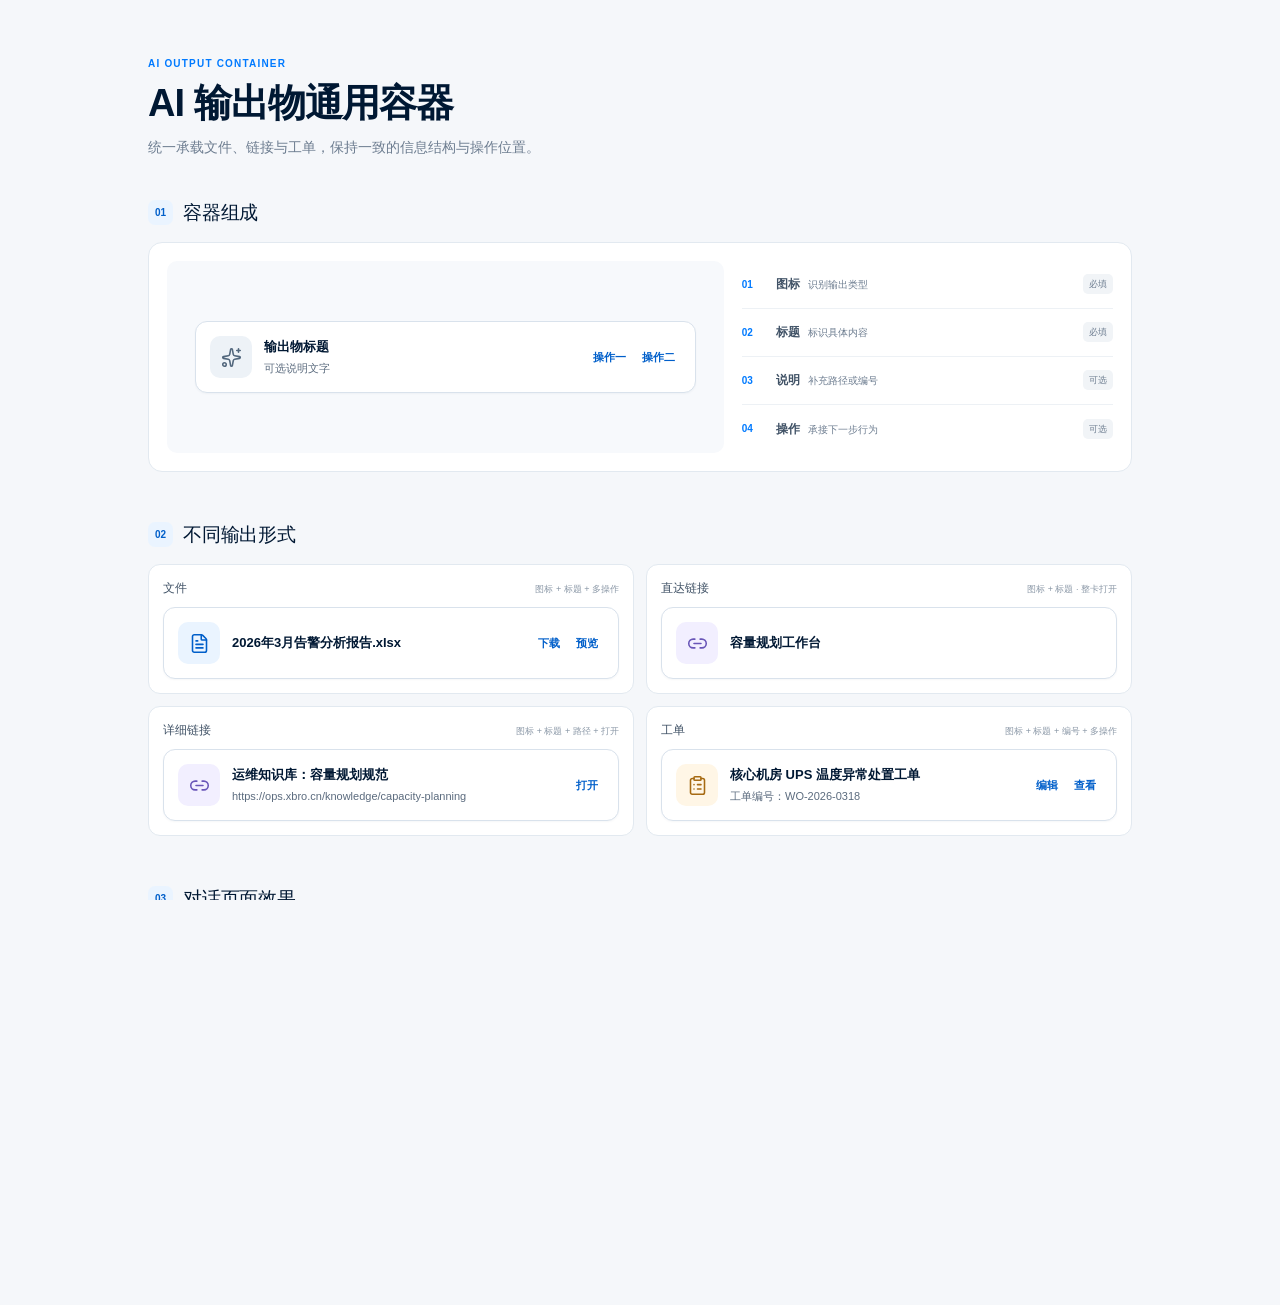
<file: ai-chat-artifact-states/index.html>
<!doctype html>
<html>
<head>
  <meta charset="utf-8">
  <title>AI输出物-组件展厅</title>
  <meta name="viewport" content="width=device-width,initial-scale=1">
  <style>
    html, body {
      box-sizing: border-box;
      width: 100%;
      margin: 0;
      padding: 0;
      min-height: 100%;
      height: 100%;
      overflow-x: hidden;
      overflow-y: auto;
    }
    #root {
      width: 100%;
      margin-left: auto;
      margin-right: auto;
      height: 100%;
      min-height: 100vh;
      overflow: visible;
    }
    body.is-element-page #root {
      width: 100vw;
      height: 100vh;
    }
  </style>
  <link rel="stylesheet" href="./index.css">
</head>
<body>

  <script>
    (function () {
      var isComponent = false;
      if (document.body && (isComponent || window.location.pathname.includes('/components/'))) {
        document.body.classList.add('is-element-page');
      }
    })();
  </script>

  <div id="root"></div>

  
  <script src="./assets/react.production.min.js"></script>
  <script src="./assets/react-dom.production.min.js"></script>
  <script src="./assets/export-html-bootstrap.js"></script>

  <script>
    function waitForBootstrap(timeoutMs) {
      timeoutMs = timeoutMs || 10000;
      return new Promise(function (resolve, reject) {
        var startedAt = Date.now();
        function check() {
          if (window.HtmlTemplateBootstrap) {
            resolve(window.HtmlTemplateBootstrap);
            return;
          }
          if (Date.now() - startedAt >= timeoutMs) {
            reject(new Error('[Html Template] Bootstrap 初始化超时'));
            return;
          }
          setTimeout(check, 10);
        }
        check();
      });
    }

    function loadEntryScript(src) {
      return new Promise(function (resolve, reject) {
        var script = document.createElement('script');
        script.src = src;
        script.async = false;
        script.onload = function () { resolve(); };
        script.onerror = function () { reject(new Error('[Html Template] 入口脚本加载失败: ' + src)); };
        document.body.appendChild(script);
      });
    }

    async function bootstrapAndRender() {
      try {
        var bootstrap = await waitForBootstrap();
        var renderComponent = bootstrap.renderComponent;
        window.React = bootstrap.React;
        window.ReactDOM = bootstrap.ReactDOM;

        await loadEntryScript('./index.js');
        

        var Component = window.UserComponent && (window.UserComponent.Component || window.UserComponent.default || window.UserComponent);
        if (!Component) {
          throw new Error('[Html Template] 入口脚本未暴露 UserComponent');
        }

        renderComponent(Component);
      } catch (error) {
        console.error('[Html Template] 页面初始化失败:', error);
      }
    }

    bootstrapAndRender();
  </script>

</body>
</html>
</file>
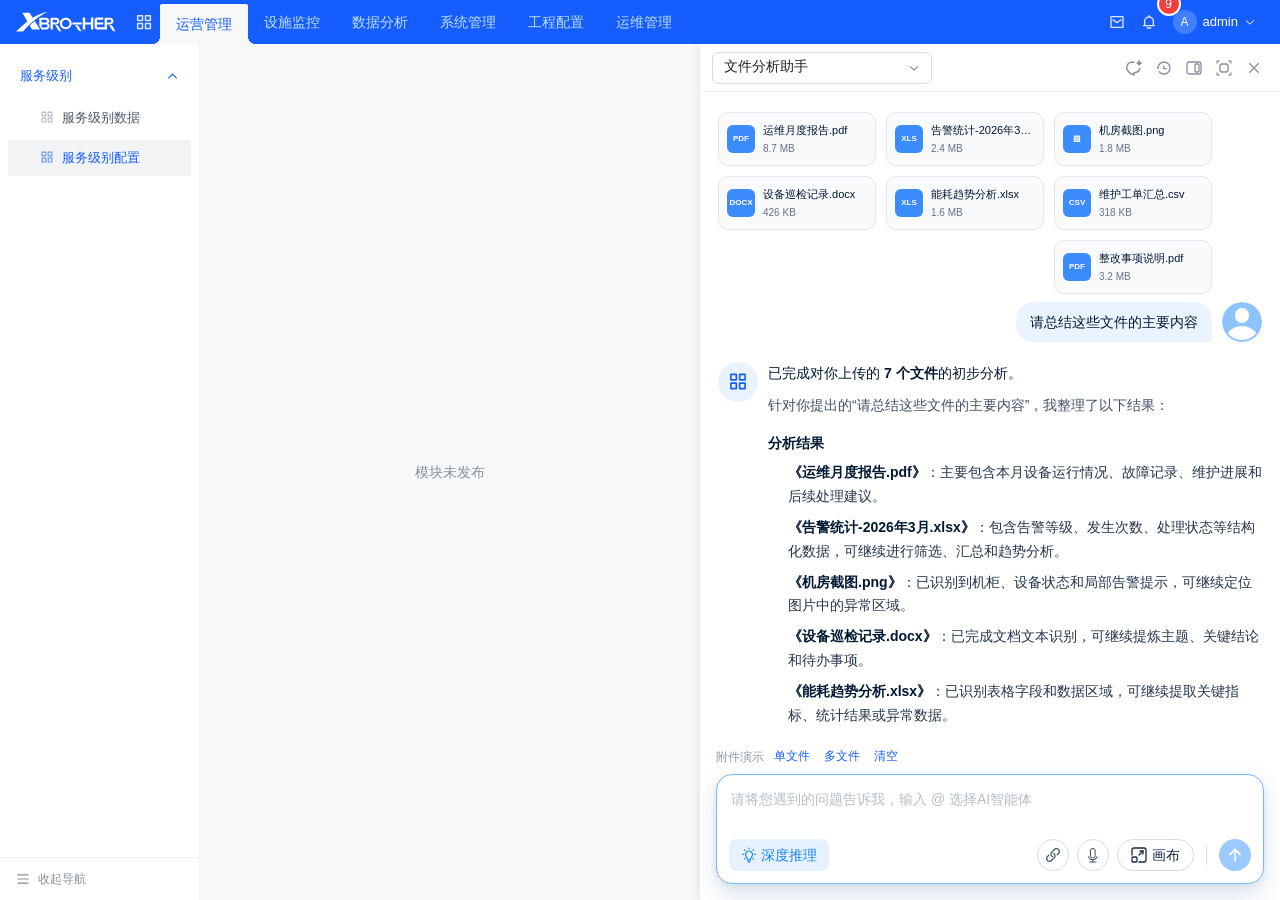
<file: ai-chat-sidebar-file-input/index.html>
<!doctype html>
<html>
<head>
  <meta charset="utf-8">
  <title>AI对话-文件输入增强版</title>
  <meta name="viewport" content="width=device-width,initial-scale=1">
  <style>
    html, body {
      box-sizing: border-box;
      width: 100%;
      margin: 0;
      padding: 0;
      min-height: 100%;
      height: 100%;
      overflow-x: hidden;
      overflow-y: auto;
    }
    #root {
      width: 100%;
      margin-left: auto;
      margin-right: auto;
      height: 100%;
      min-height: 100vh;
      overflow: visible;
    }
    body.is-element-page #root {
      width: 100vw;
      height: 100vh;
    }
  </style>
  <link rel="stylesheet" href="./index.css">
</head>
<body>

  <script>
    (function () {
      var isComponent = false;
      if (document.body && (isComponent || window.location.pathname.includes('/components/'))) {
        document.body.classList.add('is-element-page');
      }
    })();
  </script>

  <div id="root"></div>

  
  <script src="./assets/react.production.min.js"></script>
  <script src="./assets/react-dom.production.min.js"></script>
  <script src="./assets/export-html-bootstrap.js"></script>

  <script>
    function waitForBootstrap(timeoutMs) {
      timeoutMs = timeoutMs || 10000;
      return new Promise(function (resolve, reject) {
        var startedAt = Date.now();
        function check() {
          if (window.HtmlTemplateBootstrap) {
            resolve(window.HtmlTemplateBootstrap);
            return;
          }
          if (Date.now() - startedAt >= timeoutMs) {
            reject(new Error('[Html Template] Bootstrap 初始化超时'));
            return;
          }
          setTimeout(check, 10);
        }
        check();
      });
    }

    function loadEntryScript(src) {
      return new Promise(function (resolve, reject) {
        var script = document.createElement('script');
        script.src = src;
        script.async = false;
        script.onload = function () { resolve(); };
        script.onerror = function () { reject(new Error('[Html Template] 入口脚本加载失败: ' + src)); };
        document.body.appendChild(script);
      });
    }

    async function bootstrapAndRender() {
      try {
        var bootstrap = await waitForBootstrap();
        var renderComponent = bootstrap.renderComponent;
        window.React = bootstrap.React;
        window.ReactDOM = bootstrap.ReactDOM;

        await loadEntryScript('./index.js');
        

        var Component = window.UserComponent && (window.UserComponent.Component || window.UserComponent.default || window.UserComponent);
        if (!Component) {
          throw new Error('[Html Template] 入口脚本未暴露 UserComponent');
        }

        renderComponent(Component);
      } catch (error) {
        console.error('[Html Template] 页面初始化失败:', error);
      }
    }

    bootstrapAndRender();
  </script>

</body>
</html>
</file>
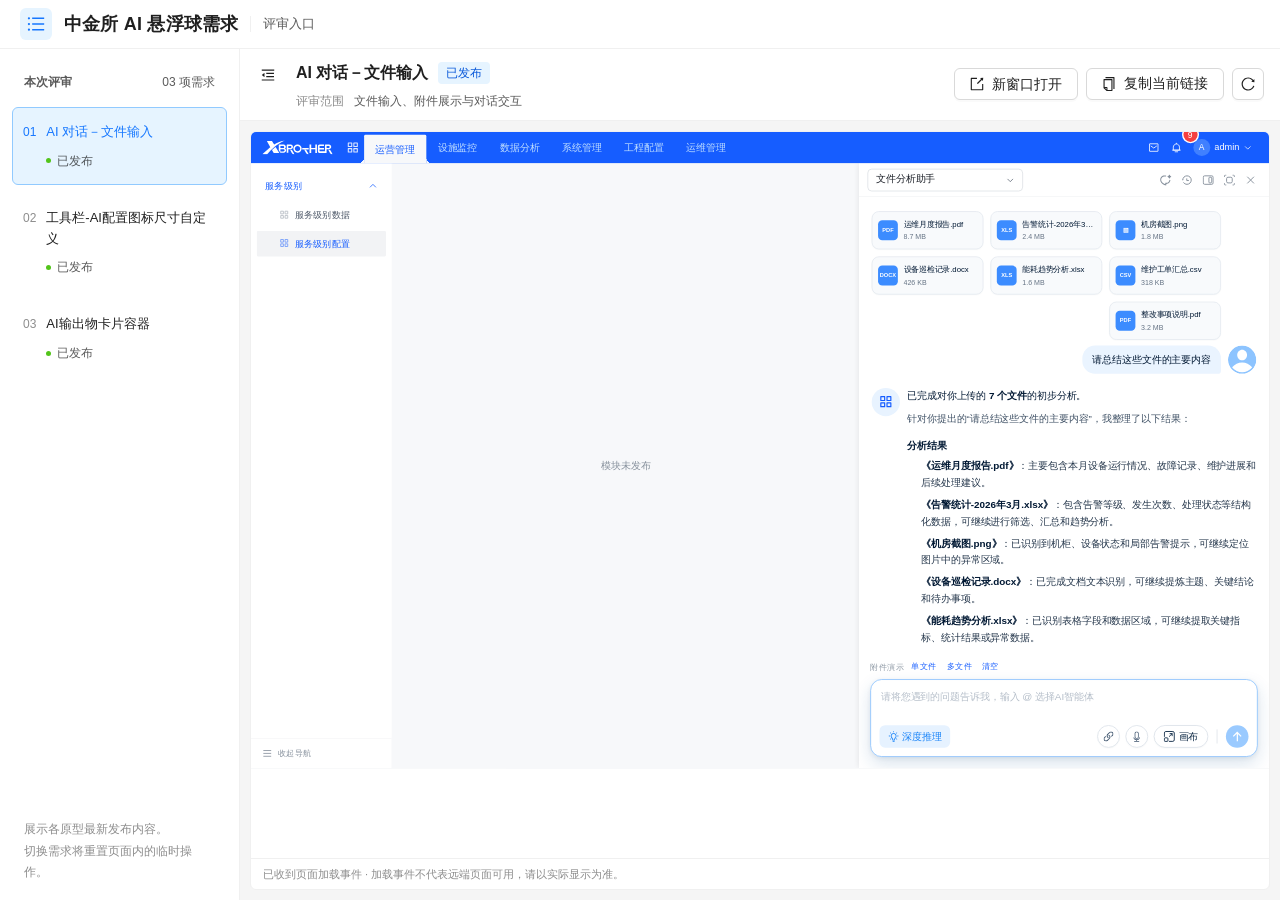
<file: cffex-ai-cycle-review/index.html>
<!doctype html>
<html>
<head>
  <meta charset="utf-8">
  <title>中金所 AI 悬浮球需求－评审入口</title>
  <meta name="viewport" content="width=device-width,initial-scale=1">
  <style>
    html, body {
      box-sizing: border-box;
      width: 100%;
      margin: 0;
      padding: 0;
      min-height: 100%;
      height: 100%;
      overflow-x: hidden;
      overflow-y: auto;
    }
    #root {
      width: 100%;
      margin-left: auto;
      margin-right: auto;
      height: 100%;
      min-height: 100vh;
      overflow: visible;
    }
    body.is-element-page #root {
      width: 100vw;
      height: 100vh;
    }
  </style>
  <style>
.cffex-review{box-sizing:border-box;display:flex;flex-direction:column;width:100%;height:100vh;height:100dvh;min-height:360px;overflow:hidden;color:var(--review-text);background:var(--review-background);font-size:14px;line-height:1.5}.cffex-review *,.cffex-review *:before,.cffex-review *:after{box-sizing:border-box}.cffex-review__header{display:flex;align-items:center;flex-shrink:0;min-height:48px;gap:12px;padding:8px 20px;border-bottom:1px solid var(--review-border);background:var(--review-surface)}.cffex-review__brand-icon{display:grid;place-items:center;width:32px;height:32px;flex-shrink:0;border-radius:var(--review-radius);color:var(--review-primary);background:var(--review-primary-bg);font-size:18px}.cffex-review__header h1{margin:0;font-size:18px;font-weight:600;letter-spacing:.2px}.cffex-review__header-divider{height:16px;border-left:1px solid var(--review-border)}.cffex-review__header-label{color:var(--review-secondary);font-size:13px;white-space:nowrap}.cffex-review__body{display:flex;flex:1;min-height:0}.cffex-review__sidebar{flex:0 0 240px;width:240px;overflow-y:auto;border-right:1px solid var(--review-border);background:var(--review-surface)}.cffex-review__nav{display:flex;flex-direction:column;min-height:100%;padding:24px 12px 16px}.cffex-review__nav-heading{display:flex;justify-content:space-between;gap:8px;padding:0 12px 16px;color:var(--review-secondary);font-size:12px}.cffex-review__nav-heading span:first-child{font-weight:600}.cffex-review__nav-items{display:flex;flex-direction:column;gap:8px}.cffex-review__nav-item{display:flex;gap:10px;align-items:flex-start;width:100%;padding:14px 10px;border:1px solid transparent;border-radius:var(--review-radius);background:transparent;color:var(--review-text);font:inherit;text-align:left;cursor:pointer}.cffex-review__nav-item:hover{background:var(--review-fill)}.cffex-review__nav-item[aria-current=page]{color:var(--review-primary);border-color:var(--review-primary-border);background:var(--review-primary-bg)}.cffex-review__nav-item:focus-visible{outline:2px solid var(--review-primary);outline-offset:2px}.cffex-review__nav-index{padding-top:1px;color:var(--review-tertiary);font-size:12px;font-variant-numeric:tabular-nums}.cffex-review__nav-item[aria-current=page] .cffex-review__nav-index{color:var(--review-primary)}.cffex-review__nav-details{display:flex;min-width:0;flex-direction:column;gap:9px}.cffex-review__nav-title{font-size:13px;font-weight:500;line-height:1.6}.cffex-review__publication{display:inline-flex;align-items:center;gap:6px;color:var(--review-secondary);font-size:12px}.cffex-review__status-dot{width:5px;height:5px;border-radius:50%;background:var(--review-tertiary)}.cffex-review__publication--published .cffex-review__status-dot{background:var(--review-success)}.cffex-review__nav-note{margin:auto 12px 0;padding-top:32px;color:var(--review-tertiary);font-size:12px;line-height:1.8}.cffex-review__main{display:flex;flex-direction:column;flex:1;min-width:0;min-height:0}.cffex-review__toolbar{display:flex;align-items:center;justify-content:space-between;flex-wrap:wrap;flex-shrink:0;gap:8px 16px;padding:10px 16px 10px 12px;border-bottom:1px solid var(--review-border);background:var(--review-surface)}.cffex-review__context{display:flex;gap:12px;align-items:flex-start;min-width:0}.cffex-review__directory-toggle{flex-shrink:0}.cffex-review__page-info{min-width:0}.cffex-review__title-row{display:flex;align-items:center;flex-wrap:wrap;gap:10px}.cffex-review__title-row h2{margin:0;font-size:16px;font-weight:600;line-height:1.8}.cffex-review__page-info p{margin:4px 0 0;color:var(--review-secondary);font-size:12px;overflow-wrap:anywhere}.cffex-review__page-info p>span{margin-right:10px;color:var(--review-tertiary)}.cffex-review__content{display:flex;flex:1;min-height:0;padding:10px}.cffex-review__frame-session{position:relative;display:flex;flex-direction:column;flex:1;min-width:0;min-height:0;overflow:hidden;border:1px solid var(--review-border);border-radius:var(--review-radius);background:var(--review-surface)}.cffex-review__frame-stage{position:relative;flex:1;min-width:0;min-height:0;overflow:hidden;aspect-ratio:16 / 10;background:var(--review-surface)}.cffex-review__iframe{display:block;width:1440px;height:900px;border:0;background:var(--review-surface);transform:scale(var(--frame-scale, 1));transform-origin:top left}.cffex-review__loading{position:absolute;top:16px;left:50%;z-index:1;display:flex;align-items:center;gap:10px;max-width:calc(100% - 32px);padding:10px 16px;transform:translate(-50%);border:1px solid var(--review-border);border-radius:var(--review-radius);background:var(--review-surface);color:var(--review-secondary);font-size:13px;white-space:nowrap;pointer-events:none}.cffex-review__frame-notice{flex-shrink:0;padding:12px}.cffex-review__frame-footnote{flex-shrink:0;padding:7px 12px;border-top:1px solid var(--review-border);color:var(--review-tertiary);font-size:11px}.cffex-review__empty{display:flex;flex:1;min-width:0;flex-direction:column;align-items:center;justify-content:center;overflow-y:auto;padding:32px 20px;border:1px solid var(--review-border);border-radius:var(--review-radius);background:var(--review-surface);text-align:center}.cffex-review__empty h3{margin:0 0 12px;color:var(--review-text);font-size:18px;font-weight:500}.cffex-review__empty p{margin:8px 0;color:var(--review-secondary);font-size:13px}.cffex-review__empty .cffex-review__empty-scope{margin-top:16px}.cffex-review__empty-hint{margin-top:12px;color:var(--review-tertiary);font-size:12px}.cffex-review--drawer{height:100%;min-height:0;background:var(--review-surface)}.cffex-review--drawer .cffex-review__nav{overflow-y:auto}.cffex-review__sr-only{position:absolute;width:1px;height:1px;padding:0;margin:-1px;overflow:hidden;clip:rect(0,0,0,0);white-space:nowrap;border:0}@media (max-width: 899px){.cffex-review__frame-stage{aspect-ratio:auto}.cffex-review__iframe{width:100%;height:100%;transform:none}.cffex-review__header{min-height:58px;padding:12px 16px;gap:10px}.cffex-review__toolbar{padding:14px 16px;gap:12px}.cffex-review__actions{width:100%}.cffex-review__content{padding:10px}}@media (max-width: 480px){.cffex-review__header{flex-wrap:wrap;gap:8px}.cffex-review__header h1{font-size:16px}.cffex-review__header-label{font-size:12px}.cffex-review__header-divider{display:none}.cffex-review__brand-icon{width:26px;height:26px;font-size:15px}.cffex-review__toolbar{padding:12px}.cffex-review__context{gap:8px}.cffex-review__title-row h2{font-size:15px}.cffex-review__content{padding:8px}.cffex-review__frame-footnote{font-size:10px;padding:6px 8px}}

  </style>
</head>
<body>

  <script>
    (function () {
      var isComponent = false;
      if (document.body && (isComponent || window.location.pathname.includes('/components/'))) {
        document.body.classList.add('is-element-page');
      }
    })();
  </script>

  <div id="root"></div>

  
  <script src="./assets/react.production.min.js"></script>
  <script src="./assets/react-dom.production.min.js"></script>
  <script src="./assets/export-html-bootstrap.js"></script>

  <script>
    function waitForBootstrap(timeoutMs) {
      timeoutMs = timeoutMs || 10000;
      return new Promise(function (resolve, reject) {
        var startedAt = Date.now();
        function check() {
          if (window.HtmlTemplateBootstrap) {
            resolve(window.HtmlTemplateBootstrap);
            return;
          }
          if (Date.now() - startedAt >= timeoutMs) {
            reject(new Error('[Html Template] Bootstrap 初始化超时'));
            return;
          }
          setTimeout(check, 10);
        }
        check();
      });
    }

    function loadEntryScript(src) {
      return new Promise(function (resolve, reject) {
        var script = document.createElement('script');
        script.src = src;
        script.async = false;
        script.onload = function () { resolve(); };
        script.onerror = function () { reject(new Error('[Html Template] 入口脚本加载失败: ' + src)); };
        document.body.appendChild(script);
      });
    }

    async function bootstrapAndRender() {
      try {
        var bootstrap = await waitForBootstrap();
        var renderComponent = bootstrap.renderComponent;
        window.React = bootstrap.React;
        window.ReactDOM = bootstrap.ReactDOM;

        await loadEntryScript('./index.js');
        

        var Component = window.UserComponent && (window.UserComponent.Component || window.UserComponent.default || window.UserComponent);
        if (!Component) {
          throw new Error('[Html Template] 入口脚本未暴露 UserComponent');
        }

        renderComponent(Component);
      } catch (error) {
        console.error('[Html Template] 页面初始化失败:', error);
      }
    }

    bootstrapAndRender();
  </script>

</body>
</html>
</file>
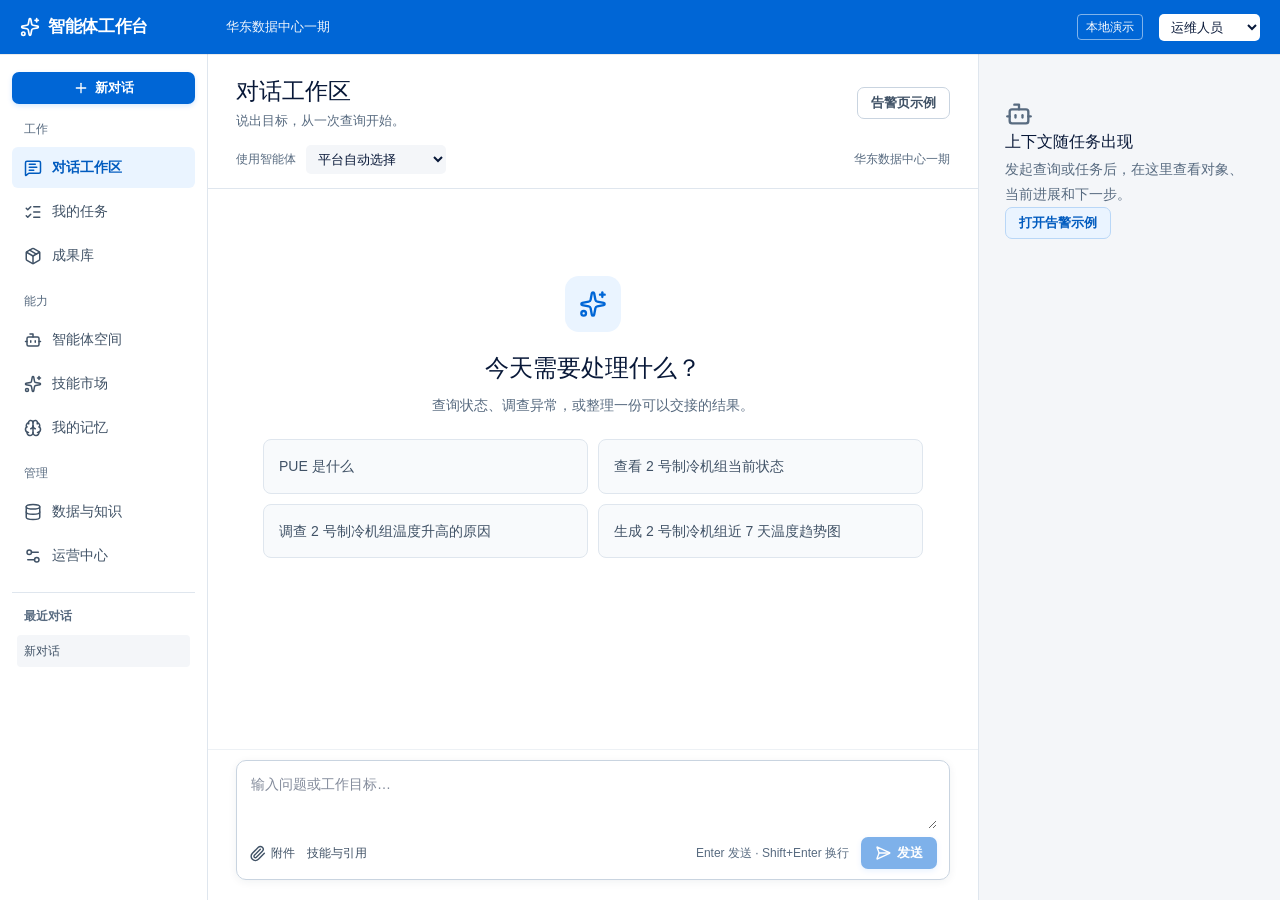
<file: dcim-ops-task-workbench/index.html>
<!doctype html>
<html>
<head>
  <meta charset="utf-8">
  <title>智能体工作台 v4（开放式智能体工作台）</title>
  <meta name="viewport" content="width=device-width,initial-scale=1">
  <style>
    html, body {
      box-sizing: border-box;
      width: 100%;
      margin: 0;
      padding: 0;
      min-height: 100%;
      height: 100%;
      overflow-x: hidden;
      overflow-y: auto;
    }
    #root {
      width: 100%;
      margin-left: auto;
      margin-right: auto;
      height: 100%;
      min-height: 100vh;
      overflow: visible;
    }
    body.is-element-page #root {
      width: 100vw;
      height: 100vh;
    }
  </style>
  <style>
@layer properties{@supports (((-webkit-hyphens:none)) and (not (margin-trim:inline))) or ((-moz-orient:inline) and (not (color:rgb(from red r g b)))){*,:before,:after,::backdrop{--tw-translate-x:0;--tw-translate-y:0;--tw-translate-z:0;--tw-scale-x:1;--tw-scale-y:1;--tw-scale-z:1;--tw-rotate-x:initial;--tw-rotate-y:initial;--tw-rotate-z:initial;--tw-skew-x:initial;--tw-skew-y:initial;--tw-pan-x:initial;--tw-pan-y:initial;--tw-pinch-zoom:initial;--tw-space-y-reverse:0;--tw-space-x-reverse:0;--tw-divide-x-reverse:0;--tw-border-style:solid;--tw-divide-y-reverse:0;--tw-gradient-position:initial;--tw-gradient-from:#0000;--tw-gradient-via:#0000;--tw-gradient-to:#0000;--tw-gradient-stops:initial;--tw-gradient-via-stops:initial;--tw-gradient-from-position:0%;--tw-gradient-via-position:50%;--tw-gradient-to-position:100%;--tw-leading:initial;--tw-font-weight:initial;--tw-tracking:initial;--tw-ordinal:initial;--tw-slashed-zero:initial;--tw-numeric-figure:initial;--tw-numeric-spacing:initial;--tw-numeric-fraction:initial;--tw-shadow:0 0 #0000;--tw-shadow-color:initial;--tw-shadow-alpha:100%;--tw-inset-shadow:0 0 #0000;--tw-inset-shadow-color:initial;--tw-inset-shadow-alpha:100%;--tw-ring-color:initial;--tw-ring-shadow:0 0 #0000;--tw-inset-ring-color:initial;--tw-inset-ring-shadow:0 0 #0000;--tw-ring-inset:initial;--tw-ring-offset-width:0px;--tw-ring-offset-color:#fff;--tw-ring-offset-shadow:0 0 #0000;--tw-outline-style:solid;--tw-blur:initial;--tw-brightness:initial;--tw-contrast:initial;--tw-grayscale:initial;--tw-hue-rotate:initial;--tw-invert:initial;--tw-opacity:initial;--tw-saturate:initial;--tw-sepia:initial;--tw-drop-shadow:initial;--tw-drop-shadow-color:initial;--tw-drop-shadow-alpha:100%;--tw-drop-shadow-size:initial;--tw-backdrop-blur:initial;--tw-backdrop-brightness:initial;--tw-backdrop-contrast:initial;--tw-backdrop-grayscale:initial;--tw-backdrop-hue-rotate:initial;--tw-backdrop-invert:initial;--tw-backdrop-opacity:initial;--tw-backdrop-saturate:initial;--tw-backdrop-sepia:initial;--tw-duration:initial;--tw-ease:initial;--tw-content:""}}}@layer theme{:root,:host{--font-sans:-apple-system, BlinkMacSystemFont, "Segoe UI", Roboto, "Helvetica Neue", "Noto Sans", Arial, sans-serif, "Apple Color Emoji", "Segoe UI Emoji", "Segoe UI Symbol", "Noto Color Emoji";--font-serif:ui-serif, Georgia, Cambria, "Times New Roman", Times, serif;--font-mono:ui-monospace, SFMono-Regular, Menlo, Monaco, Consolas, "Liberation Mono", "Courier New", monospace;--color-red-50:oklch(97.1% .013 17.38);--color-red-400:oklch(70.4% .191 22.216);--color-red-500:oklch(63.7% .237 25.331);--color-red-600:oklch(57.7% .245 27.325);--color-red-900:oklch(39.6% .141 25.723);--color-orange-50:oklch(98% .016 73.684);--color-orange-100:oklch(95.4% .038 75.164);--color-orange-200:oklch(90.1% .076 70.697);--color-orange-300:oklch(83.7% .128 66.29);--color-orange-400:oklch(75% .183 55.934);--color-orange-500:oklch(70.5% .213 47.604);--color-orange-600:oklch(64.6% .222 41.116);--color-orange-700:oklch(55.3% .195 38.402);--color-orange-800:oklch(47% .157 37.304);--color-orange-900:oklch(40.8% .123 38.172);--color-amber-50:oklch(98.7% .022 95.277);--color-amber-100:oklch(96.2% .059 95.617);--color-amber-200:oklch(92.4% .12 95.746);--color-amber-300:oklch(87.9% .169 91.605);--color-amber-400:oklch(82.8% .189 84.429);--color-amber-500:oklch(76.9% .188 70.08);--color-amber-600:oklch(66.6% .179 58.318);--color-amber-700:oklch(55.5% .163 48.998);--color-amber-800:oklch(47.3% .137 46.201);--color-amber-900:oklch(41.4% .112 45.904);--color-amber-950:oklch(27.9% .077 45.635);--color-yellow-50:oklch(98.7% .026 102.212);--color-yellow-400:oklch(85.2% .199 91.936);--color-yellow-500:oklch(79.5% .184 86.047);--color-yellow-600:oklch(68.1% .162 75.834);--color-yellow-900:oklch(42.1% .095 57.708);--color-green-500:oklch(72.3% .219 149.579);--color-emerald-50:oklch(97.9% .021 166.113);--color-emerald-100:oklch(95% .052 163.051);--color-emerald-200:oklch(90.5% .093 164.15);--color-emerald-300:oklch(84.5% .143 164.978);--color-emerald-400:oklch(76.5% .177 163.223);--color-emerald-500:oklch(69.6% .17 162.48);--color-emerald-600:oklch(59.6% .145 163.225);--color-emerald-700:oklch(50.8% .118 165.612);--color-emerald-800:oklch(43.2% .095 166.913);--color-emerald-900:oklch(37.8% .077 168.94);--color-cyan-300:oklch(86.5% .127 207.078);--color-cyan-400:oklch(78.9% .154 211.53);--color-cyan-500:oklch(71.5% .143 215.221);--color-sky-300:oklch(82.8% .111 230.318);--color-sky-400:oklch(74.6% .16 232.661);--color-sky-500:oklch(68.5% .169 237.323);--color-blue-50:oklch(97% .014 254.604);--color-blue-100:oklch(93.2% .032 255.585);--color-blue-200:oklch(88.2% .059 254.128);--color-blue-400:oklch(70.7% .165 254.624);--color-blue-500:oklch(62.3% .214 259.815);--color-blue-600:oklch(54.6% .245 262.881);--color-blue-900:oklch(37.9% .146 265.522);--color-blue-950:oklch(28.2% .091 267.935);--color-indigo-50:oklch(96.2% .018 272.314);--color-indigo-200:oklch(87% .065 274.039);--color-indigo-300:oklch(78.5% .115 274.713);--color-indigo-400:oklch(67.3% .182 276.935);--color-indigo-500:oklch(58.5% .233 277.117);--color-indigo-600:oklch(51.1% .262 276.966);--color-indigo-800:oklch(39.8% .195 277.366);--color-indigo-900:oklch(35.9% .144 278.697);--color-violet-500:oklch(60.6% .25 292.717);--color-purple-50:oklch(97.7% .014 308.299);--color-purple-400:oklch(71.4% .203 305.504);--color-purple-500:oklch(62.7% .265 303.9);--color-purple-600:oklch(55.8% .288 302.321);--color-purple-900:oklch(38.1% .176 304.987);--color-fuchsia-300:oklch(83.3% .145 321.434);--color-fuchsia-500:oklch(66.7% .295 322.15);--color-pink-500:oklch(65.6% .241 354.308);--color-rose-500:oklch(64.5% .246 16.439);--color-slate-50:oklch(98.4% .003 247.858);--color-slate-100:oklch(96.8% .007 247.896);--color-slate-200:oklch(92.9% .013 255.508);--color-slate-300:oklch(86.9% .022 252.894);--color-slate-400:oklch(70.4% .04 256.788);--color-slate-500:oklch(55.4% .046 257.417);--color-slate-600:oklch(44.6% .043 257.281);--color-slate-700:oklch(37.2% .044 257.287);--color-slate-800:oklch(27.9% .041 260.031);--color-slate-900:oklch(20.8% .042 265.755);--color-slate-950:oklch(12.9% .042 264.695);--color-gray-50:oklch(98.5% .002 247.839);--color-gray-100:oklch(96.7% .003 264.542);--color-gray-200:oklch(92.8% .006 264.531);--color-gray-400:oklch(70.7% .022 261.325);--color-gray-500:oklch(55.1% .027 264.364);--color-gray-600:oklch(44.6% .03 256.802);--color-gray-950:oklch(13% .028 261.692);--color-neutral-100:oklch(97% 0 none);--color-neutral-200:oklch(92.2% 0 none);--color-neutral-400:oklch(70.8% 0 none);--color-neutral-500:oklch(55.6% 0 none);--color-neutral-600:oklch(43.9% 0 none);--color-neutral-800:oklch(26.9% 0 none);--color-neutral-900:oklch(20.5% 0 none);--color-stone-50:oklch(98.5% .001 106.423);--color-stone-100:oklch(97% .001 106.424);--color-stone-200:oklch(92.3% .003 48.717);--color-black:#000;--color-white:#fff;--spacing:.25rem;--breakpoint-sm:40rem;--breakpoint-md:48rem;--breakpoint-lg:64rem;--breakpoint-xl:80rem;--breakpoint-2xl:96rem;--container-xs:20rem;--container-sm:24rem;--container-md:28rem;--container-lg:32rem;--container-xl:36rem;--container-2xl:42rem;--container-3xl:48rem;--container-5xl:64rem;--container-6xl:72rem;--container-7xl:80rem;--text-xs:.75rem;--text-xs--line-height:calc(1 / .75);--text-sm:.875rem;--text-sm--line-height:calc(1.25 / .875);--text-base:1rem;--text-base--line-height: 1.5 ;--text-lg:1.125rem;--text-lg--line-height:calc(1.75 / 1.125);--text-xl:1.25rem;--text-xl--line-height:calc(1.75 / 1.25);--text-2xl:1.5rem;--text-2xl--line-height:calc(2 / 1.5);--text-3xl:1.875rem;--text-3xl--line-height: 1.2 ;--text-4xl:2.25rem;--text-4xl--line-height:calc(2.5 / 2.25);--text-5xl:3rem;--text-5xl--line-height:1;--text-6xl:3.75rem;--text-6xl--line-height:1;--text-7xl:4.5rem;--text-7xl--line-height:1;--text-8xl:6rem;--text-8xl--line-height:1;--text-9xl:8rem;--text-9xl--line-height:1;--font-weight-thin:100;--font-weight-extralight:200;--font-weight-light:300;--font-weight-normal:400;--font-weight-medium:500;--font-weight-semibold:600;--font-weight-bold:700;--font-weight-extrabold:800;--font-weight-black:900;--tracking-tighter:-.05em;--tracking-tight:-.025em;--tracking-wide:.025em;--tracking-wider:.05em;--tracking-widest:.1em;--leading-tight:1.25;--leading-snug:1.375;--leading-normal:1.5;--leading-relaxed:1.625;--leading-loose:2;--radius-xs:.125rem;--radius-sm:.25rem;--radius-md:.375rem;--radius-lg:.5rem;--radius-xl:.75rem;--radius-2xl:1rem;--radius-3xl:1.5rem;--shadow-sm:0 1px 3px 0 #0000001a, 0 1px 2px -1px #0000001a;--shadow-md:0 4px 6px -1px #0000001a, 0 2px 4px -2px #0000001a;--shadow-lg:0 10px 15px -3px #0000001a, 0 4px 6px -4px #0000001a;--shadow-xl:0 20px 25px -5px #0000001a, 0 8px 10px -6px #0000001a;--ease-in:cubic-bezier(.4, 0, 1, 1);--ease-out:cubic-bezier(0, 0, .2, 1);--ease-in-out:cubic-bezier(.4, 0, .2, 1);--animate-spin:spin 1s linear infinite;--animate-ping:ping 1s cubic-bezier(0, 0, .2, 1) infinite;--animate-pulse:pulse 2s cubic-bezier(.4, 0, .6, 1) infinite;--animate-bounce:bounce 1s infinite;--blur-md:12px;--default-transition-duration:.15s;--default-transition-timing-function:cubic-bezier(.4, 0, .2, 1);--default-font-family:var(--font-sans);--default-mono-font-family:var(--font-mono);--color-brand-1:#e4f0fd;--color-brand-2:#c6e1fd;--color-brand-3:#96c7fc;--color-brand-4:#65aefc;--color-brand-5:#3395fd;--color-brand-6:#007aff;--color-brand-7:#0063cc;--color-brand-8:#004a99;--color-brand-9:#08325e;--color-brand-10:#05192e;--radius-none:0}}@layer base{*,:after,:before,::backdrop{box-sizing:border-box;border:0 solid;margin:0;padding:0}::file-selector-button{box-sizing:border-box;border:0 solid;margin:0;padding:0}html,:host{-webkit-text-size-adjust:100%;tab-size:4;line-height:1.5;font-family:var(--default-font-family,-apple-system, BlinkMacSystemFont, "Segoe UI", Roboto, "Helvetica Neue", "Noto Sans", Arial, sans-serif, "Apple Color Emoji", "Segoe UI Emoji", "Segoe UI Symbol", "Noto Color Emoji");font-feature-settings:var(--default-font-feature-settings,normal);font-variation-settings:var(--default-font-variation-settings,normal);-webkit-tap-highlight-color:transparent}hr{height:0;color:inherit;border-top-width:1px}abbr:where([title]){-webkit-text-decoration:underline dotted;text-decoration:underline dotted}h1,h2,h3,h4,h5,h6{font-size:inherit;font-weight:inherit}a{color:inherit;-webkit-text-decoration:inherit;text-decoration:inherit}b,strong{font-weight:bolder}code,kbd,samp,pre{font-family:var(--default-mono-font-family,ui-monospace, SFMono-Regular, Menlo, Monaco, Consolas, "Liberation Mono", "Courier New", monospace);font-feature-settings:var(--default-mono-font-feature-settings,normal);font-variation-settings:var(--default-mono-font-variation-settings,normal);font-size:1em}small{font-size:80%}sub,sup{vertical-align:baseline;font-size:75%;line-height:0;position:relative}sub{bottom:-.25em}sup{top:-.5em}table{text-indent:0;border-color:inherit;border-collapse:collapse}:-moz-focusring:where(:not(iframe)){outline:auto}progress{vertical-align:baseline}summary{display:list-item}ol,ul,menu{list-style:none}img,svg,video,canvas,audio,iframe,embed,object{vertical-align:middle;display:block}img,video{max-width:100%;height:auto}button,input,select,optgroup,textarea{font:inherit;font-feature-settings:inherit;font-variation-settings:inherit;letter-spacing:inherit;color:inherit;opacity:1;background-color:#0000;border-radius:0}::file-selector-button{font:inherit;font-feature-settings:inherit;font-variation-settings:inherit;letter-spacing:inherit;color:inherit;opacity:1;background-color:#0000;border-radius:0}:where(select:is([multiple],[size])) optgroup{font-weight:bolder}:where(select:is([multiple],[size])) optgroup option{padding-inline-start:20px}::file-selector-button{margin-inline-end:4px}::placeholder{opacity:1}@supports (not ((-webkit-appearance:-apple-pay-button))) or (contain-intrinsic-size:1px){::placeholder{color:currentColor}@supports (color:color-mix(in lab,red,red)){::placeholder{color:color-mix(in oklab,currentcolor 50%,transparent)}}}textarea{resize:vertical}::-webkit-search-decoration{-webkit-appearance:none}::-webkit-date-and-time-value{min-height:1lh;text-align:inherit}::-webkit-datetime-edit{display:inline-flex}::-webkit-datetime-edit-fields-wrapper{padding:0}::-webkit-datetime-edit{padding-block:0}::-webkit-datetime-edit-year-field{padding-block:0}::-webkit-datetime-edit-month-field{padding-block:0}::-webkit-datetime-edit-day-field{padding-block:0}::-webkit-datetime-edit-hour-field{padding-block:0}::-webkit-datetime-edit-minute-field{padding-block:0}::-webkit-datetime-edit-second-field{padding-block:0}::-webkit-datetime-edit-millisecond-field{padding-block:0}::-webkit-datetime-edit-meridiem-field{padding-block:0}::-webkit-calendar-picker-indicator{line-height:1}:-moz-ui-invalid{box-shadow:none}button,input:where([type=button],[type=reset],[type=submit]){appearance:button}::file-selector-button{appearance:button}::-webkit-inner-spin-button{height:auto}::-webkit-outer-spin-button{height:auto}[hidden]:where(:not([hidden=until-found])){display:none!important}}@layer components;@layer utilities{.\@container{container-type:inline-size}.pointer-events-none{pointer-events:none}.\!visible{visibility:visible!important}.collapse{visibility:collapse}.invisible{visibility:hidden}.visible{visibility:visible}.visible\!{visibility:visible!important}.sr-only{clip-path:inset(50%);white-space:nowrap;border-width:0;width:1px;height:1px;margin:-1px;padding:0;position:absolute;overflow:hidden}.not-sr-only{clip-path:none;white-space:normal;width:auto;height:auto;margin:0;padding:0;position:static;overflow:visible}.absolute{position:absolute}.fixed{position:fixed}.fixed\!{position:fixed!important}.relative{position:relative}.static{position:static}.sticky{position:sticky}.inset-0{inset:0}.inset-x-0{inset-inline:0}.inset-y-0{inset-block:0}.\!top-6{top:calc(var(--spacing) * 6)!important}.-top-0\.5{top:calc(var(--spacing) * -.5)}.-top-1{top:calc(var(--spacing) * -1)}.top-0{top:0}.top-1{top:var(--spacing)}.top-1\/2{top:50%}.top-3{top:calc(var(--spacing) * 3)}.top-4{top:calc(var(--spacing) * 4)}.top-5{top:calc(var(--spacing) * 5)}.top-14{top:calc(var(--spacing) * 14)}.top-\[-2\.09px\]{top:-2.09px}.top-\[-12\.47px\]{top:-12.47px}.top-\[-17px\]{top:-17px}.top-\[-34\.09px\]{top:-34.09px}.top-\[-142px\]{top:-142px}.top-\[-214px\]{top:-214px}.top-\[-286px\]{top:-286px}.top-\[1px\]{top:1px}.top-\[2px\]{top:2px}.top-\[3\.77px\]{top:3.77px}.top-\[4\.86px\]{top:4.86px}.top-\[4px\]{top:4px}.top-\[6px\]{top:6px}.top-\[7px\]{top:7px}.top-\[8px\]{top:8px}.top-\[11px\]{top:11px}.top-\[12px\]{top:12px}.top-\[13px\]{top:13px}.top-\[16px\]{top:16px}.top-\[17\.91px\]{top:17.91px}.top-\[19px\]{top:19px}.top-\[20px\]{top:20px}.top-\[21px\]{top:21px}.top-\[24\.79px\]{top:24.79px}.top-\[24px\]{top:24px}.top-\[28px\]{top:28px}.top-\[33\.48px\]{top:33.48px}.top-\[33px\]{top:33px}.top-\[44px\]{top:44px}.top-\[47px\]{top:47px}.top-\[50\%\]{top:50%}.top-\[50px\]{top:50px}.top-\[68px\]{top:68px}.top-\[72px\]{top:72px}.top-\[79px\]{top:79px}.top-\[124px\]{top:124px}.top-\[177px\]{top:177px}.top-\[184px\]{top:184px}.top-\[196px\]{top:196px}.top-\[249px\]{top:249px}.top-\[252px\]{top:252px}.top-\[264px\]{top:264px}.top-\[297px\]{top:297px}.top-\[312px\]{top:312px}.top-\[324px\]{top:324px}.top-\[326px\]{top:326px}.top-\[401px\]{top:401px}.top-\[505px\]{top:505px}.top-\[609px\]{top:609px}.top-\[713px\]{top:713px}.top-\[817px\]{top:817px}.top-full{top:100%}.-right-0\.5{right:calc(var(--spacing) * -.5)}.-right-1{right:calc(var(--spacing) * -1)}.right-0{right:0}.right-1{right:var(--spacing)}.right-2{right:calc(var(--spacing) * 2)}.right-3{right:calc(var(--spacing) * 3)}.right-4{right:calc(var(--spacing) * 4)}.right-5{right:calc(var(--spacing) * 5)}.right-\[-8px\]{right:-8px}.bottom-0{bottom:0}.bottom-3{bottom:calc(var(--spacing) * 3)}.bottom-full{bottom:100%}.left-0{left:0}.left-0\.5{left:calc(var(--spacing) * .5)}.left-1\/2{left:50%}.left-2{left:calc(var(--spacing) * 2)}.left-2\.5{left:calc(var(--spacing) * 2.5)}.left-3{left:calc(var(--spacing) * 3)}.left-4{left:calc(var(--spacing) * 4)}.left-4\.5{left:calc(var(--spacing) * 4.5)}.left-\[-8px\]{left:-8px}.left-\[1px\]{left:1px}.left-\[4px\]{left:4px}.left-\[6px\]{left:6px}.left-\[7px\]{left:7px}.left-\[8px\]{left:8px}.left-\[10px\]{left:10px}.left-\[12px\]{left:12px}.left-\[13px\]{left:13px}.left-\[16px\]{left:16px}.left-\[17\.47px\]{left:17.47px}.left-\[20px\]{left:20px}.left-\[22\.68px\]{left:22.68px}.left-\[22px\]{left:22px}.left-\[24px\]{left:24px}.left-\[33px\]{left:33px}.left-\[34px\]{left:34px}.left-\[50\%\]{left:50%}.left-\[53px\]{left:53px}.left-\[56px\]{left:56px}.left-\[58px\]{left:58px}.left-\[61px\]{left:61px}.left-\[76px\]{left:76px}.left-\[80px\]{left:80px}.left-\[88px\]{left:88px}.left-\[106px\]{left:106px}.left-\[109px\]{left:109px}.left-\[130\.62px\]{left:130.62px}.left-\[139px\]{left:139px}.left-\[178px\]{left:178px}.left-\[188px\]{left:188px}.left-\[229px\]{left:229px}.left-\[232px\]{left:232px}.left-\[273\.91px\]{left:273.91px}.left-\[279\.71px\]{left:279.71px}.left-\[305px\]{left:305px}.left-\[320px\]{left:320px}.left-\[362px\]{left:362px}.left-\[396px\]{left:396px}.left-\[403px\]{left:403px}.left-\[408\.86px\]{left:408.86px}.left-\[408px\]{left:408px}.left-\[495\.91px\]{left:495.91px}.left-\[496px\]{left:496px}.left-\[517\.77px\]{left:517.77px}.left-\[520px\]{left:520px}.left-\[558px\]{left:558px}.left-\[642px\]{left:642px}.left-\[647\.86px\]{left:647.86px}.left-\[672px\]{left:672px}.left-\[678px\]{left:678px}.left-\[760px\]{left:760px}.left-\[1816px\]{left:1816px}.isolate{isolation:isolate}.isolation-auto{isolation:auto}.-z-0{z-index:-0}.z-0{z-index:0}.z-10{z-index:10}.z-20{z-index:20}.z-30{z-index:30}.z-40{z-index:40}.z-50{z-index:50}.z-\[60\]{z-index:60}.z-\[70\]{z-index:70}.z-\[100\]{z-index:100}.z-\[120\]{z-index:120}.z-\[2000\]{z-index:2000}.col-span-3{grid-column:span 3/span 3}.float-right{float:right}.container{width:100%}@media (min-width:40rem){.container{max-width:40rem}}@media (min-width:48rem){.container{max-width:48rem}}@media (min-width:64rem){.container{max-width:64rem}}@media (min-width:80rem){.container{max-width:80rem}}@media (min-width:96rem){.container{max-width:96rem}}.m-0{margin:0}.m-1{margin:var(--spacing)}.m-4{margin:calc(var(--spacing) * 4)}.m-6{margin:calc(var(--spacing) * 6)}.-mx-1{margin-inline:calc(var(--spacing) * -1)}.mx-0\.5{margin-inline:calc(var(--spacing) * .5)}.mx-1{margin-inline:var(--spacing)}.mx-auto{margin-inline:auto}.my-1{margin-block:var(--spacing)}.my-5{margin-block:calc(var(--spacing) * 5)}.-mt-0{margin-top:0}.-mt-0\.5{margin-top:calc(var(--spacing) * -.5)}.mt-0{margin-top:0}.mt-0\.5{margin-top:calc(var(--spacing) * .5)}.mt-1{margin-top:var(--spacing)}.mt-1\.5{margin-top:calc(var(--spacing) * 1.5)}.mt-2{margin-top:calc(var(--spacing) * 2)}.mt-3{margin-top:calc(var(--spacing) * 3)}.mt-4{margin-top:calc(var(--spacing) * 4)}.mt-5{margin-top:calc(var(--spacing) * 5)}.mt-6{margin-top:calc(var(--spacing) * 6)}.-mr-6{margin-right:calc(var(--spacing) * -6)}.-mr-96{margin-right:calc(var(--spacing) * -96)}.mr-0{margin-right:0}.mr-0\.5{margin-right:calc(var(--spacing) * .5)}.mr-1{margin-right:var(--spacing)}.mr-1\.5{margin-right:calc(var(--spacing) * 1.5)}.mr-2{margin-right:calc(var(--spacing) * 2)}.mr-4{margin-right:calc(var(--spacing) * 4)}.mr-5{margin-right:calc(var(--spacing) * 5)}.mr-7{margin-right:calc(var(--spacing) * 7)}.mr-14{margin-right:calc(var(--spacing) * 14)}.-mb-0{margin-bottom:0}.-mb-0\.5{margin-bottom:calc(var(--spacing) * -.5)}.-mb-px{margin-bottom:-1px}.mb-0{margin-bottom:0}.mb-1{margin-bottom:var(--spacing)}.mb-1\.5{margin-bottom:calc(var(--spacing) * 1.5)}.mb-2{margin-bottom:calc(var(--spacing) * 2)}.mb-2\.5{margin-bottom:calc(var(--spacing) * 2.5)}.mb-3{margin-bottom:calc(var(--spacing) * 3)}.mb-4{margin-bottom:calc(var(--spacing) * 4)}.mb-6{margin-bottom:calc(var(--spacing) * 6)}.mb-8{margin-bottom:calc(var(--spacing) * 8)}.mb-12{margin-bottom:calc(var(--spacing) * 12)}.-ml-6{margin-left:calc(var(--spacing) * -6)}.-ml-8{margin-left:calc(var(--spacing) * -8)}.-ml-px{margin-left:-1px}.ml-0{margin-left:0}.ml-0\.5{margin-left:calc(var(--spacing) * .5)}.ml-1{margin-left:var(--spacing)}.ml-2{margin-left:calc(var(--spacing) * 2)}.ml-4{margin-left:calc(var(--spacing) * 4)}.ml-14{margin-left:calc(var(--spacing) * 14)}.ml-96{margin-left:calc(var(--spacing) * 96)}.ml-auto{margin-left:auto}.line-clamp-1{-webkit-line-clamp:1;-webkit-box-orient:vertical;display:-webkit-box;overflow:hidden}.line-clamp-2{-webkit-line-clamp:2;-webkit-box-orient:vertical;display:-webkit-box;overflow:hidden}.\!flex{display:flex!important}.block{display:block}.contents{display:contents}.flex{display:flex}.flow-root{display:flow-root}.grid{display:grid}.hidden{display:none}.inline{display:inline}.inline\!{display:inline!important}.inline-block{display:inline-block}.inline-flex{display:inline-flex}.inline-grid{display:inline-grid}.inline-table{display:inline-table}.list-item{display:list-item}.table{display:table}.table\!{display:table!important}.table-caption{display:table-caption}.table-cell{display:table-cell}.table-column{display:table-column}.table-column-group{display:table-column-group}.table-footer-group{display:table-footer-group}.table-header-group{display:table-header-group}.table-row{display:table-row}.table-row-group{display:table-row-group}.aspect-square{aspect-ratio:1}.size-1{width:var(--spacing);height:var(--spacing)}.size-2\.5{width:calc(var(--spacing) * 2.5);height:calc(var(--spacing) * 2.5)}.size-3{width:calc(var(--spacing) * 3);height:calc(var(--spacing) * 3)}.size-4{width:calc(var(--spacing) * 4);height:calc(var(--spacing) * 4)}.size-5{width:calc(var(--spacing) * 5);height:calc(var(--spacing) * 5)}.size-6{width:calc(var(--spacing) * 6);height:calc(var(--spacing) * 6)}.size-8{width:calc(var(--spacing) * 8);height:calc(var(--spacing) * 8)}.size-9{width:calc(var(--spacing) * 9);height:calc(var(--spacing) * 9)}.size-10{width:calc(var(--spacing) * 10);height:calc(var(--spacing) * 10)}.size-12{width:calc(var(--spacing) * 12);height:calc(var(--spacing) * 12)}.size-14{width:calc(var(--spacing) * 14);height:calc(var(--spacing) * 14)}.size-16{width:calc(var(--spacing) * 16);height:calc(var(--spacing) * 16)}.h-0{height:0}.h-1{height:var(--spacing)}.h-1\.5{height:calc(var(--spacing) * 1.5)}.h-2{height:calc(var(--spacing) * 2)}.h-2\.5{height:calc(var(--spacing) * 2.5)}.h-3{height:calc(var(--spacing) * 3)}.h-3\.5{height:calc(var(--spacing) * 3.5)}.h-4{height:calc(var(--spacing) * 4)}.h-5{height:calc(var(--spacing) * 5)}.h-6{height:calc(var(--spacing) * 6)}.h-7{height:calc(var(--spacing) * 7)}.h-8{height:calc(var(--spacing) * 8)}.h-9{height:calc(var(--spacing) * 9)}.h-10{height:calc(var(--spacing) * 10)}.h-11{height:calc(var(--spacing) * 11)}.h-12{height:calc(var(--spacing) * 12)}.h-14{height:calc(var(--spacing) * 14)}.h-16{height:calc(var(--spacing) * 16)}.h-20{height:calc(var(--spacing) * 20)}.h-24{height:calc(var(--spacing) * 24)}.h-28{height:calc(var(--spacing) * 28)}.h-32{height:calc(var(--spacing) * 32)}.h-40{height:calc(var(--spacing) * 40)}.h-48{height:calc(var(--spacing) * 48)}.h-56{height:calc(var(--spacing) * 56)}.h-84{height:calc(var(--spacing) * 84)}.h-96{height:calc(var(--spacing) * 96)}.h-\[2px\]{height:2px}.h-\[9px\]{height:9px}.h-\[60vh\]{height:60vh}.h-\[320px\]{height:320px}.h-\[360px\]{height:360px}.h-\[560px\]{height:560px}.h-\[1036px\]{height:1036px}.h-\[1080px\]{height:1080px}.h-\[calc\(100vh\)\]{height:100vh}.h-\[calc\(100vh-3\.5rem\)\]{height:calc(100vh - 3.5rem)}.h-\[var\(--radix-select-trigger-height\)\]{height:var(--radix-select-trigger-height)}.h-auto{height:auto}.h-fit{height:fit-content}.h-full{height:100%}.h-px{height:1px}.h-screen{height:100vh}.max-h-10{max-height:calc(var(--spacing) * 10)}.max-h-14{max-height:calc(var(--spacing) * 14)}.max-h-48{max-height:calc(var(--spacing) * 48)}.max-h-52{max-height:calc(var(--spacing) * 52)}.max-h-56{max-height:calc(var(--spacing) * 56)}.max-h-72{max-height:calc(var(--spacing) * 72)}.max-h-80{max-height:calc(var(--spacing) * 80)}.max-h-96{max-height:calc(var(--spacing) * 96)}.max-h-\[\.\.\]{max-height:..}.max-h-\[26rem\]{max-height:26rem}.max-h-\[50vh\]{max-height:50vh}.max-h-\[50vh\|58vh\|60vh\|calc\(100vh-16rem\)\]{max-height:50vh|58vh|60vh| calc(100vh - 16rem)}.max-h-\[58vh\]{max-height:58vh}.max-h-\[60vh\]{max-height:60vh}.max-h-\[80vh\]{max-height:80vh}.max-h-\[140px\]{max-height:140px}.max-h-\[160px\]{max-height:160px}.max-h-\[300px\]{max-height:300px}.max-h-\[calc\(100vh-3rem\)\]{max-height:calc(100vh - 3rem)}.max-h-\[calc\(100vh-16rem\)\]{max-height:calc(100vh - 16rem)}.max-h-full{max-height:100%}.max-h-none{max-height:none}.min-h-0{min-height:0}.min-h-5{min-height:calc(var(--spacing) * 5)}.min-h-9{min-height:calc(var(--spacing) * 9)}.min-h-\[32px\]{min-height:32px}.min-h-\[84px\]{min-height:84px}.min-h-\[96px\]{min-height:96px}.min-h-\[100dvh\]{min-height:100dvh}.min-h-\[150px\]{min-height:150px}.min-h-\[200px\]{min-height:200px}.min-h-\[400px\]{min-height:400px}.min-h-\[520px\]{min-height:520px}.min-h-screen{min-height:100vh}.w-0{width:0}.w-1{width:var(--spacing)}.w-1\/2{width:50%}.w-1\/3{width:33.3333%}.w-1\/4{width:25%}.w-2{width:calc(var(--spacing) * 2)}.w-2\.5{width:calc(var(--spacing) * 2.5)}.w-2\/3{width:66.6667%}.w-3{width:calc(var(--spacing) * 3)}.w-3\.5{width:calc(var(--spacing) * 3.5)}.w-3\/4{width:75%}.w-3\/5{width:60%}.w-4{width:calc(var(--spacing) * 4)}.w-4\/5{width:80%}.w-5{width:calc(var(--spacing) * 5)}.w-6{width:calc(var(--spacing) * 6)}.w-7{width:calc(var(--spacing) * 7)}.w-8{width:calc(var(--spacing) * 8)}.w-9{width:calc(var(--spacing) * 9)}.w-10{width:calc(var(--spacing) * 10)}.w-11\/12{width:91.6667%}.w-12{width:calc(var(--spacing) * 12)}.w-14{width:calc(var(--spacing) * 14)}.w-16{width:calc(var(--spacing) * 16)}.w-20{width:calc(var(--spacing) * 20)}.w-24{width:calc(var(--spacing) * 24)}.w-28{width:calc(var(--spacing) * 28)}.w-32{width:calc(var(--spacing) * 32)}.w-40{width:calc(var(--spacing) * 40)}.w-44{width:calc(var(--spacing) * 44)}.w-48{width:calc(var(--spacing) * 48)}.w-52{width:calc(var(--spacing) * 52)}.w-56{width:calc(var(--spacing) * 56)}.w-60{width:calc(var(--spacing) * 60)}.w-64{width:calc(var(--spacing) * 64)}.w-72{width:calc(var(--spacing) * 72)}.w-80{width:calc(var(--spacing) * 80)}.w-96{width:calc(var(--spacing) * 96)}.w-\[3px\]{width:3px}.w-\[4\.95px\]{width:4.95px}.w-\[9px\]{width:9px}.w-\[22rem\]{width:22rem}.w-\[45\%\]{width:45%}.w-\[56px\]{width:56px}.w-\[180px\]{width:180px}.w-\[200px\]{width:200px}.w-\[240px\]{width:240px}.w-\[248px\]{width:248px}.w-\[280px\]{width:280px}.w-\[288px\]{width:288px}.w-\[300px\]{width:300px}.w-\[320px\]{width:320px}.w-\[340px\]{width:340px}.w-\[350px\]{width:350px}.w-\[375px\]{width:375px}.w-\[528px\]{width:528px}.w-\[768px\]{width:768px}.w-\[800px\]{width:800px}.w-\[848px\]{width:848px}.w-\[1840px\]{width:1840px}.w-\[1920px\]{width:1920px}.w-\[calc\(33\%-1rem\)\]{width:calc(33% - 1rem)}.w-\[min\(90vw\,860px\)\]{width:min(90vw,860px)}.w-\[min\(92vw\,520px\)\]{width:min(92vw,520px)}.w-\[min\(92vw\,620px\)\]{width:min(92vw,620px)}.w-\[var\(--radix-popover-trigger-width\)\]{width:var(--radix-popover-trigger-width)}.w-auto{width:auto}.w-fit{width:fit-content}.w-full{width:100%}.w-max{width:max-content}.w-px{width:1px}.max-w-0{max-width:0}.max-w-2xl{max-width:var(--container-2xl)}.max-w-3xl{max-width:var(--container-3xl)}.max-w-5xl{max-width:var(--container-5xl)}.max-w-6xl{max-width:var(--container-6xl)}.max-w-7xl{max-width:var(--container-7xl)}.max-w-\[45\%\]{max-width:45%}.max-w-\[65ch\]{max-width:65ch}.max-w-\[80\%\]{max-width:80%}.max-w-\[220px\]{max-width:220px}.max-w-\[360px\]{max-width:360px}.max-w-\[420px\]{max-width:420px}.max-w-\[460px\]{max-width:460px}.max-w-\[480px\]{max-width:480px}.max-w-\[520px\]{max-width:520px}.max-w-\[620px\]{max-width:620px}.max-w-\[640px\]{max-width:640px}.max-w-\[720px\]{max-width:720px}.max-w-\[760px\]{max-width:760px}.max-w-\[780px\]{max-width:780px}.max-w-\[860px\]{max-width:860px}.max-w-\[1200px\]{max-width:1200px}.max-w-\[1400px\]{max-width:1400px}.max-w-full{max-width:100%}.max-w-lg{max-width:var(--container-lg)}.max-w-md{max-width:var(--container-md)}.max-w-none{max-width:none}.max-w-screen-2xl{max-width:var(--breakpoint-2xl)}.max-w-screen-lg{max-width:var(--breakpoint-lg)}.max-w-screen-md{max-width:var(--breakpoint-md)}.max-w-screen-sm{max-width:var(--breakpoint-sm)}.max-w-screen-xl{max-width:var(--breakpoint-xl)}.max-w-sm{max-width:var(--container-sm)}.max-w-xl{max-width:var(--container-xl)}.max-w-xs{max-width:var(--container-xs)}.min-w-0{min-width:0}.min-w-3\.5{min-width:calc(var(--spacing) * 3.5)}.min-w-32{min-width:calc(var(--spacing) * 32)}.min-w-44{min-width:calc(var(--spacing) * 44)}.min-w-48{min-width:calc(var(--spacing) * 48)}.min-w-\[8rem\]{min-width:8rem}.min-w-\[10rem\]{min-width:10rem}.min-w-\[36px\]{min-width:36px}.min-w-\[76px\]{min-width:76px}.min-w-\[132px\]{min-width:132px}.min-w-\[280px\]{min-width:280px}.min-w-\[var\(--radix-select-trigger-width\)\]{min-width:var(--radix-select-trigger-width)}.min-w-full{min-width:100%}.flex-1{flex:1}.flex-none{flex:none}.flex-shrink{flex-shrink:1}.flex-shrink-0{flex-shrink:0}.shrink{flex-shrink:1}.shrink-0{flex-shrink:0}.flex-grow,.grow{flex-grow:1}.basis-0{flex-basis:0}.basis-1{flex-basis:var(--spacing)}.basis-1\/12{flex-basis:8.33333%}.caption-bottom{caption-side:bottom}.border-collapse{border-collapse:collapse}.border-separate{border-collapse:separate}.origin-\(--radix-tooltip-content-transform-origin\){transform-origin:var(--radix-tooltip-content-transform-origin)}.origin-center{transform-origin:50%}.origin-top-left{transform-origin:0 0}.-translate-x-1\/2{--tw-translate-x: -50% ;translate:var(--tw-translate-x) var(--tw-translate-y)}.-translate-x-full{--tw-translate-x:-100%;translate:var(--tw-translate-x) var(--tw-translate-y)}.translate-x-0{--tw-translate-x:0px;translate:var(--tw-translate-x) var(--tw-translate-y)}.translate-x-\[-3px\]{--tw-translate-x:-3px;translate:var(--tw-translate-x) var(--tw-translate-y)}.translate-x-\[-50\%\]{--tw-translate-x:-50%;translate:var(--tw-translate-x) var(--tw-translate-y)}.translate-x-full{--tw-translate-x:100%;translate:var(--tw-translate-x) var(--tw-translate-y)}.\!translate-y-0{--tw-translate-y:0px!important;translate:var(--tw-translate-x) var(--tw-translate-y)!important}.-translate-y-1\/2{--tw-translate-y: -50% ;translate:var(--tw-translate-x) var(--tw-translate-y)}.-translate-y-\[1px\]{--tw-translate-y: -1px ;translate:var(--tw-translate-x) var(--tw-translate-y)}.translate-y-\[-50\%\]{--tw-translate-y:-50%;translate:var(--tw-translate-x) var(--tw-translate-y)}.translate-y-\[calc\(-50\%_-_2px\)\]{--tw-translate-y: calc(-50% - 2px) ;translate:var(--tw-translate-x) var(--tw-translate-y)}.translate-none{translate:none}.scale-0{--tw-scale-x:0%;--tw-scale-y:0%;--tw-scale-z:0%;scale:var(--tw-scale-x) var(--tw-scale-y)}.scale-100{--tw-scale-x:100%;--tw-scale-y:100%;--tw-scale-z:100%;scale:var(--tw-scale-x) var(--tw-scale-y)}.scale-3d{scale:var(--tw-scale-x) var(--tw-scale-y) var(--tw-scale-z)}.scale-\[0\.98\]{scale:.98}.-rotate-90{rotate:-90deg}.rotate-0{rotate:0deg}.rotate-45{rotate:45deg}.rotate-90{rotate:90deg}.rotate-\[75deg\]{rotate:75deg}.transform{transform:var(--tw-rotate-x,) var(--tw-rotate-y,) var(--tw-rotate-z,) var(--tw-skew-x,) var(--tw-skew-y,)}.transform\!{transform:var(--tw-rotate-x,) var(--tw-rotate-y,) var(--tw-rotate-z,) var(--tw-skew-x,) var(--tw-skew-y,)!important}.animate-bounce{animation:var(--animate-bounce)}.animate-ping{animation:var(--animate-ping)}.animate-pulse{animation:var(--animate-pulse)}.animate-spin{animation:var(--animate-spin)}.\!cursor-default{cursor:default!important}.cursor-default{cursor:default}.cursor-not-allowed{cursor:not-allowed}.cursor-pointer{cursor:pointer}.cursor-text{cursor:text}.touch-pinch-zoom{--tw-pinch-zoom:pinch-zoom;touch-action:var(--tw-pan-x,) var(--tw-pan-y,) var(--tw-pinch-zoom,)}.touch-none{touch-action:none}.resize{resize:both}.resize-none{resize:none}.resize-y{resize:vertical}.scrollbar-thin{scrollbar-width:thin}.list-none{list-style-type:none}.grid-cols-1{grid-template-columns:repeat(1,minmax(0,1fr))}.grid-cols-2{grid-template-columns:repeat(2,minmax(0,1fr))}.grid-cols-3{grid-template-columns:repeat(3,minmax(0,1fr))}.grid-cols-4{grid-template-columns:repeat(4,minmax(0,1fr))}.grid-cols-5{grid-template-columns:repeat(5,minmax(0,1fr))}.grid-cols-\[1fr_auto_auto_auto\]{grid-template-columns:1fr auto auto auto}.grid-cols-\[minmax\(0\,1fr\)_auto_minmax\(0\,1fr\)\]{grid-template-columns:minmax(0,1fr) auto minmax(0,1fr)}.\!flex-col{flex-direction:column!important}.flex-col{flex-direction:column}.flex-col-reverse{flex-direction:column-reverse}.flex-row{flex-direction:row}.flex-row-reverse{flex-direction:row-reverse}.flex-wrap{flex-wrap:wrap}.items-center{align-items:center}.items-end{align-items:flex-end}.items-start{align-items:flex-start}.items-stretch{align-items:stretch}.justify-between{justify-content:space-between}.justify-center{justify-content:center}.justify-end{justify-content:flex-end}.justify-start{justify-content:flex-start}.gap-0{gap:0}.gap-0\.5{gap:calc(var(--spacing) * .5)}.gap-1{gap:var(--spacing)}.gap-1\.5{gap:calc(var(--spacing) * 1.5)}.gap-2{gap:calc(var(--spacing) * 2)}.gap-2\.5{gap:calc(var(--spacing) * 2.5)}.gap-3{gap:calc(var(--spacing) * 3)}.gap-4{gap:calc(var(--spacing) * 4)}.gap-6{gap:calc(var(--spacing) * 6)}.gap-8{gap:calc(var(--spacing) * 8)}.gap-12{gap:calc(var(--spacing) * 12)}:where(.\!space-y-0>:not(:last-child)){--tw-space-y-reverse:0!important;margin-block:0!important}:where(.space-y-0>:not(:last-child)){--tw-space-y-reverse:0;margin-block:0}:where(.space-y-0\.5>:not(:last-child)){--tw-space-y-reverse:0;margin-block-start:calc(calc(var(--spacing) * .5) * var(--tw-space-y-reverse));margin-block-end:calc(calc(var(--spacing) * .5) * calc(1 - var(--tw-space-y-reverse)))}:where(.space-y-1>:not(:last-child)){--tw-space-y-reverse:0;margin-block-start:calc(var(--spacing) * var(--tw-space-y-reverse));margin-block-end:calc(var(--spacing) * calc(1 - var(--tw-space-y-reverse)))}:where(.space-y-1\.5>:not(:last-child)){--tw-space-y-reverse:0;margin-block-start:calc(calc(var(--spacing) * 1.5) * var(--tw-space-y-reverse));margin-block-end:calc(calc(var(--spacing) * 1.5) * calc(1 - var(--tw-space-y-reverse)))}:where(.space-y-2>:not(:last-child)){--tw-space-y-reverse:0;margin-block-start:calc(calc(var(--spacing) * 2) * var(--tw-space-y-reverse));margin-block-end:calc(calc(var(--spacing) * 2) * calc(1 - var(--tw-space-y-reverse)))}:where(.space-y-3>:not(:last-child)){--tw-space-y-reverse:0;margin-block-start:calc(calc(var(--spacing) * 3) * var(--tw-space-y-reverse));margin-block-end:calc(calc(var(--spacing) * 3) * calc(1 - var(--tw-space-y-reverse)))}:where(.space-y-4>:not(:last-child)){--tw-space-y-reverse:0;margin-block-start:calc(calc(var(--spacing) * 4) * var(--tw-space-y-reverse));margin-block-end:calc(calc(var(--spacing) * 4) * calc(1 - var(--tw-space-y-reverse)))}:where(.space-y-6>:not(:last-child)){--tw-space-y-reverse:0;margin-block-start:calc(calc(var(--spacing) * 6) * var(--tw-space-y-reverse));margin-block-end:calc(calc(var(--spacing) * 6) * calc(1 - var(--tw-space-y-reverse)))}:where(.space-y-8>:not(:last-child)){--tw-space-y-reverse:0;margin-block-start:calc(calc(var(--spacing) * 8) * var(--tw-space-y-reverse));margin-block-end:calc(calc(var(--spacing) * 8) * calc(1 - var(--tw-space-y-reverse)))}:where(.space-y-12>:not(:last-child)){--tw-space-y-reverse:0;margin-block-start:calc(calc(var(--spacing) * 12) * var(--tw-space-y-reverse));margin-block-end:calc(calc(var(--spacing) * 12) * calc(1 - var(--tw-space-y-reverse)))}:where(.space-y-reverse>:not(:last-child)){--tw-space-y-reverse:1}.gap-x-0{column-gap:0}.gap-x-1{column-gap:var(--spacing)}.gap-x-1\.5{column-gap:calc(var(--spacing) * 1.5)}.gap-x-2{column-gap:calc(var(--spacing) * 2)}.gap-x-3{column-gap:calc(var(--spacing) * 3)}.gap-x-4{column-gap:calc(var(--spacing) * 4)}.gap-x-6{column-gap:calc(var(--spacing) * 6)}:where(.space-x-1>:not(:last-child)){--tw-space-x-reverse:0;margin-inline-start:calc(var(--spacing) * var(--tw-space-x-reverse));margin-inline-end:calc(var(--spacing) * calc(1 - var(--tw-space-x-reverse)))}:where(.space-x-3>:not(:last-child)){--tw-space-x-reverse:0;margin-inline-start:calc(calc(var(--spacing) * 3) * var(--tw-space-x-reverse));margin-inline-end:calc(calc(var(--spacing) * 3) * calc(1 - var(--tw-space-x-reverse)))}:where(.space-x-4>:not(:last-child)){--tw-space-x-reverse:0;margin-inline-start:calc(calc(var(--spacing) * 4) * var(--tw-space-x-reverse));margin-inline-end:calc(calc(var(--spacing) * 4) * calc(1 - var(--tw-space-x-reverse)))}:where(.space-x-reverse>:not(:last-child)){--tw-space-x-reverse:1}.gap-y-0{row-gap:0}.gap-y-1{row-gap:var(--spacing)}.gap-y-1\.5{row-gap:calc(var(--spacing) * 1.5)}.gap-y-2{row-gap:calc(var(--spacing) * 2)}.gap-y-3{row-gap:calc(var(--spacing) * 3)}.gap-y-4{row-gap:calc(var(--spacing) * 4)}.gap-y-6{row-gap:calc(var(--spacing) * 6)}:where(.divide-x>:not(:last-child)){--tw-divide-x-reverse:0;border-inline-style:var(--tw-border-style);border-inline-start-width:calc(1px * var(--tw-divide-x-reverse));border-inline-end-width:calc(1px * calc(1 - var(--tw-divide-x-reverse)))}:where(.divide-y>:not(:last-child)){--tw-divide-y-reverse:0;border-bottom-style:var(--tw-border-style);border-top-style:var(--tw-border-style);border-top-width:calc(1px * var(--tw-divide-y-reverse));border-bottom-width:calc(1px * calc(1 - var(--tw-divide-y-reverse)))}:where(.divide-y-reverse>:not(:last-child)){--tw-divide-y-reverse:1}:where(.divide-slate-100>:not(:last-child)){border-color:var(--color-slate-100)}:where(.divide-slate-700\/50>:not(:last-child)){border-color:#31415880}@supports (color:color-mix(in lab,red,red)){:where(.divide-slate-700\/50>:not(:last-child)){border-color:color-mix(in oklab,var(--color-slate-700) 50%,transparent)}}:where(.divide-slate-800>:not(:last-child)){border-color:var(--color-slate-800)}.self-center{align-self:center}.self-end{align-self:flex-end}.self-start{align-self:flex-start}.truncate{text-overflow:ellipsis;white-space:nowrap;overflow:hidden}.overflow-auto{overflow:auto}.overflow-hidden{overflow:hidden}.overflow-visible{overflow:visible}.overflow-x-auto{overflow-x:auto}.overflow-x-hidden{overflow-x:hidden}.overflow-y-auto{overflow-y:auto}.overflow-y-hidden{overflow-y:hidden}.overscroll-contain{overscroll-behavior:contain}.\!rounded-full{border-radius:3.40282e38px!important}.rounded{border-radius:.25rem}.rounded-2xl{border-radius:var(--radius-2xl)}.rounded-\[2\.5rem\]{border-radius:2.5rem}.rounded-\[2px\]{border-radius:2px}.rounded-\[4px\]{border-radius:4px}.rounded-\[10px\]{border-radius:10px}.rounded-\[18px\]{border-radius:18px}.rounded-\[24px\]{border-radius:24px}.rounded-\[32px\]{border-radius:32px}.rounded-\[40px\]{border-radius:40px}.rounded-\[100px\]{border-radius:100px}.rounded-\[inherit\]{border-radius:inherit}.rounded-full{border-radius:3.40282e38px}.rounded-lg{border-radius:var(--radius-lg)}.rounded-md{border-radius:var(--radius-md)}.rounded-none{border-radius:var(--radius-none)}.rounded-sm{border-radius:var(--radius-sm)}.rounded-xl{border-radius:var(--radius-xl)}.rounded-s{border-start-start-radius:.25rem;border-end-start-radius:.25rem}.rounded-ss{border-start-start-radius:.25rem}.rounded-e{border-start-end-radius:.25rem;border-end-end-radius:.25rem}.rounded-se{border-start-end-radius:.25rem}.rounded-ee{border-end-end-radius:.25rem}.rounded-es{border-end-start-radius:.25rem}.rounded-t{border-top-left-radius:.25rem;border-top-right-radius:.25rem}.rounded-l{border-top-left-radius:.25rem;border-bottom-left-radius:.25rem}.rounded-l-none{border-top-left-radius:var(--radius-none);border-bottom-left-radius:var(--radius-none)}.rounded-tl{border-top-left-radius:.25rem}.rounded-tl-sm{border-top-left-radius:var(--radius-sm)}.rounded-r{border-top-right-radius:.25rem;border-bottom-right-radius:.25rem}.rounded-r-none{border-top-right-radius:var(--radius-none);border-bottom-right-radius:var(--radius-none)}.rounded-tr{border-top-right-radius:.25rem}.rounded-tr-sm{border-top-right-radius:var(--radius-sm)}.rounded-b{border-bottom-right-radius:.25rem;border-bottom-left-radius:.25rem}.rounded-br{border-bottom-right-radius:.25rem}.rounded-bl{border-bottom-left-radius:.25rem}.border{border-style:var(--tw-border-style);border-width:1px}.border\!{border-style:var(--tw-border-style)!important;border-width:1px!important}.border-0{border-style:var(--tw-border-style);border-width:0}.border-1{border-style:var(--tw-border-style);border-width:1px}.border-2{border-style:var(--tw-border-style);border-width:2px}.border-4{border-style:var(--tw-border-style);border-width:4px}.border-\[0\.50px\]{border-style:var(--tw-border-style);border-width:.5px}.border-\[0\.80px\]{border-style:var(--tw-border-style);border-width:.8px}.border-x{border-inline-style:var(--tw-border-style);border-inline-width:1px}.border-y{border-block-style:var(--tw-border-style);border-block-width:1px}.border-s{border-inline-start-style:var(--tw-border-style);border-inline-start-width:1px}.border-e{border-inline-end-style:var(--tw-border-style);border-inline-end-width:1px}.border-t{border-top-style:var(--tw-border-style);border-top-width:1px}.border-r{border-right-style:var(--tw-border-style);border-right-width:1px}.border-b{border-bottom-style:var(--tw-border-style);border-bottom-width:1px}.border-b-0{border-bottom-style:var(--tw-border-style);border-bottom-width:0}.border-b-2{border-bottom-style:var(--tw-border-style);border-bottom-width:2px}.border-l{border-left-style:var(--tw-border-style);border-left-width:1px}.border-l-0{border-left-style:var(--tw-border-style);border-left-width:0}.border-l-2{border-left-style:var(--tw-border-style);border-left-width:2px}.border-dashed{--tw-border-style:dashed;border-style:dashed}.border-none{--tw-border-style:none;border-style:none}.\!border-amber-300{border-color:var(--color-amber-300)!important}.border-amber-200{border-color:var(--color-amber-200)}.border-amber-300\/60{border-color:#ffd23699}@supports (color:color-mix(in lab,red,red)){.border-amber-300\/60{border-color:color-mix(in oklab,var(--color-amber-300) 60%,transparent)}}.border-amber-300\/70{border-color:#ffd236b3}@supports (color:color-mix(in lab,red,red)){.border-amber-300\/70{border-color:color-mix(in oklab,var(--color-amber-300) 70%,transparent)}}.border-amber-400{border-color:var(--color-amber-400)}.border-blue-200{border-color:var(--color-blue-200)}.border-emerald-200{border-color:var(--color-emerald-200)}.border-emerald-300\/70{border-color:#5ee9b5b3}@supports (color:color-mix(in lab,red,red)){.border-emerald-300\/70{border-color:color-mix(in oklab,var(--color-emerald-300) 70%,transparent)}}.border-emerald-400{border-color:var(--color-emerald-400)}.border-fuchsia-300{border-color:var(--color-fuchsia-300)}.border-gray-200{border-color:var(--color-gray-200)}.border-indigo-200{border-color:var(--color-indigo-200)}.border-neutral-200{border-color:var(--color-neutral-200)}.border-neutral-900{border-color:var(--color-neutral-900)}.border-orange-200{border-color:var(--color-orange-200)}.border-red-400{border-color:var(--color-red-400)}.border-slate-100{border-color:var(--color-slate-100)}.border-slate-200{border-color:var(--color-slate-200)}.border-slate-200\/50{border-color:#e2e8f080}@supports (color:color-mix(in lab,red,red)){.border-slate-200\/50{border-color:color-mix(in oklab,var(--color-slate-200) 50%,transparent)}}.border-slate-300{border-color:var(--color-slate-300)}.border-slate-700{border-color:var(--color-slate-700)}.border-transparent{border-color:#0000}.border-white\/8{border-color:#ffffff14}@supports (color:color-mix(in lab,red,red)){.border-white\/8{border-color:color-mix(in oklab,var(--color-white) 8%,transparent)}}.border-white\/10{border-color:#ffffff1a}@supports (color:color-mix(in lab,red,red)){.border-white\/10{border-color:color-mix(in oklab,var(--color-white) 10%,transparent)}}.border-white\/20{border-color:#fff3}@supports (color:color-mix(in lab,red,red)){.border-white\/20{border-color:color-mix(in oklab,var(--color-white) 20%,transparent)}}.border-white\/60{border-color:#fff9}@supports (color:color-mix(in lab,red,red)){.border-white\/60{border-color:color-mix(in oklab,var(--color-white) 60%,transparent)}}.border-white\/80{border-color:#fffc}@supports (color:color-mix(in lab,red,red)){.border-white\/80{border-color:color-mix(in oklab,var(--color-white) 80%,transparent)}}.border-t-indigo-500{border-top-color:var(--color-indigo-500)}.border-t-transparent{border-top-color:#0000}.border-l-transparent{border-left-color:#0000}.bg-\[\#f5f0e6\],.bg-\[rgb\(245_240_230\)\]{background-color:#f5f0e6}.bg-amber-50{background-color:var(--color-amber-50)}.bg-amber-50\/30{background-color:#fffbeb4d}@supports (color:color-mix(in lab,red,red)){.bg-amber-50\/30{background-color:color-mix(in oklab,var(--color-amber-50) 30%,transparent)}}.bg-amber-50\/50{background-color:#fffbeb80}@supports (color:color-mix(in lab,red,red)){.bg-amber-50\/50{background-color:color-mix(in oklab,var(--color-amber-50) 50%,transparent)}}.bg-amber-50\/60{background-color:#fffbeb99}@supports (color:color-mix(in lab,red,red)){.bg-amber-50\/60{background-color:color-mix(in oklab,var(--color-amber-50) 60%,transparent)}}.bg-amber-100{background-color:var(--color-amber-100)}.bg-amber-200{background-color:var(--color-amber-200)}.bg-amber-400\/80{background-color:#fcbb00cc}@supports (color:color-mix(in lab,red,red)){.bg-amber-400\/80{background-color:color-mix(in oklab,var(--color-amber-400) 80%,transparent)}}.bg-amber-500{background-color:var(--color-amber-500)}.bg-black\/30{background-color:#0000004d}@supports (color:color-mix(in lab,red,red)){.bg-black\/30{background-color:color-mix(in oklab,var(--color-black) 30%,transparent)}}.bg-black\/40{background-color:#0006}@supports (color:color-mix(in lab,red,red)){.bg-black\/40{background-color:color-mix(in oklab,var(--color-black) 40%,transparent)}}.bg-black\/80{background-color:#000c}@supports (color:color-mix(in lab,red,red)){.bg-black\/80{background-color:color-mix(in oklab,var(--color-black) 80%,transparent)}}.bg-blue-50{background-color:var(--color-blue-50)}.bg-blue-50\/50{background-color:#eff6ff80}@supports (color:color-mix(in lab,red,red)){.bg-blue-50\/50{background-color:color-mix(in oklab,var(--color-blue-50) 50%,transparent)}}.bg-blue-500{background-color:var(--color-blue-500)}.bg-blue-600{background-color:var(--color-blue-600)}.bg-cyan-400{background-color:var(--color-cyan-400)}.bg-emerald-50{background-color:var(--color-emerald-50)}.bg-emerald-50\/30{background-color:#ecfdf54d}@supports (color:color-mix(in lab,red,red)){.bg-emerald-50\/30{background-color:color-mix(in oklab,var(--color-emerald-50) 30%,transparent)}}.bg-emerald-50\/70{background-color:#ecfdf5b3}@supports (color:color-mix(in lab,red,red)){.bg-emerald-50\/70{background-color:color-mix(in oklab,var(--color-emerald-50) 70%,transparent)}}.bg-emerald-100{background-color:var(--color-emerald-100)}.bg-emerald-500{background-color:var(--color-emerald-500)}.bg-emerald-500\/80{background-color:#00bb7fcc}@supports (color:color-mix(in lab,red,red)){.bg-emerald-500\/80{background-color:color-mix(in oklab,var(--color-emerald-500) 80%,transparent)}}.bg-fuchsia-500{background-color:var(--color-fuchsia-500)}.bg-gray-50{background-color:var(--color-gray-50)}.bg-gray-50\/50{background-color:#f9fafb80}@supports (color:color-mix(in lab,red,red)){.bg-gray-50\/50{background-color:color-mix(in oklab,var(--color-gray-50) 50%,transparent)}}.bg-green-500{background-color:var(--color-green-500)}.bg-indigo-50{background-color:var(--color-indigo-50)}.bg-neutral-100{background-color:var(--color-neutral-100)}.bg-neutral-100\/40{background-color:#f5f5f566}@supports (color:color-mix(in lab,red,red)){.bg-neutral-100\/40{background-color:color-mix(in oklab,var(--color-neutral-100) 40%,transparent)}}.bg-neutral-200{background-color:var(--color-neutral-200)}.bg-neutral-900{background-color:var(--color-neutral-900)}.bg-orange-50{background-color:var(--color-orange-50)}.bg-orange-100{background-color:var(--color-orange-100)}.bg-orange-400{background-color:var(--color-orange-400)}.bg-orange-400\/80{background-color:#ff8b1acc}@supports (color:color-mix(in lab,red,red)){.bg-orange-400\/80{background-color:color-mix(in oklab,var(--color-orange-400) 80%,transparent)}}.bg-orange-500{background-color:var(--color-orange-500)}.bg-pink-500{background-color:var(--color-pink-500)}.bg-purple-50{background-color:var(--color-purple-50)}.bg-red-50{background-color:var(--color-red-50)}.bg-red-400{background-color:var(--color-red-400)}.bg-red-400\/80{background-color:#ff6568cc}@supports (color:color-mix(in lab,red,red)){.bg-red-400\/80{background-color:color-mix(in oklab,var(--color-red-400) 80%,transparent)}}.bg-red-500{background-color:var(--color-red-500)}.bg-sky-400{background-color:var(--color-sky-400)}.bg-slate-50{background-color:var(--color-slate-50)}.bg-slate-50\/50{background-color:#f8fafc80}@supports (color:color-mix(in lab,red,red)){.bg-slate-50\/50{background-color:color-mix(in oklab,var(--color-slate-50) 50%,transparent)}}.bg-slate-100{background-color:var(--color-slate-100)}.bg-slate-200{background-color:var(--color-slate-200)}.bg-slate-300{background-color:var(--color-slate-300)}.bg-slate-400{background-color:var(--color-slate-400)}.bg-slate-950{background-color:var(--color-slate-950)}.bg-stone-50{background-color:var(--color-stone-50)}.bg-stone-100{background-color:var(--color-stone-100)}.bg-stone-200{background-color:var(--color-stone-200)}.bg-transparent{background-color:#0000}.bg-white{background-color:var(--color-white)}.bg-white\/10{background-color:#ffffff1a}@supports (color:color-mix(in lab,red,red)){.bg-white\/10{background-color:color-mix(in oklab,var(--color-white) 10%,transparent)}}.bg-white\/80{background-color:#fffc}@supports (color:color-mix(in lab,red,red)){.bg-white\/80{background-color:color-mix(in oklab,var(--color-white) 80%,transparent)}}.bg-white\/88{background-color:#ffffffe0}@supports (color:color-mix(in lab,red,red)){.bg-white\/88{background-color:color-mix(in oklab,var(--color-white) 88%,transparent)}}.bg-yellow-50{background-color:var(--color-yellow-50)}.bg-yellow-500{background-color:var(--color-yellow-500)}.bg-linear-140{--tw-gradient-position:140deg}@supports (background-image:linear-gradient(in lab,red,red)){.bg-linear-140{--tw-gradient-position:140deg in oklab}}.bg-linear-140{background-image:linear-gradient(var(--tw-gradient-stops))}.bg-gradient-to-b{--tw-gradient-position:to bottom in oklab;background-image:linear-gradient(var(--tw-gradient-stops))}.bg-gradient-to-br{--tw-gradient-position:to bottom right in oklab;background-image:linear-gradient(var(--tw-gradient-stops))}.bg-gradient-to-r{--tw-gradient-position:to right in oklab;background-image:linear-gradient(var(--tw-gradient-stops))}.bg-\[radial-gradient\(circle_at_top\,_\#fff7ed\,_\#f8fafc_55\%\)\]{background-image:radial-gradient(circle at top,#fff7ed,#f8fafc 55%)}.from-amber-50\/0{--tw-gradient-from:#0000}@supports (color:color-mix(in lab,red,red)){.from-amber-50\/0{--tw-gradient-from:color-mix(in oklab, var(--color-amber-50) 0%, transparent)}}.from-amber-50\/0{--tw-gradient-stops:var(--tw-gradient-via-stops,var(--tw-gradient-position), var(--tw-gradient-from) var(--tw-gradient-from-position), var(--tw-gradient-to) var(--tw-gradient-to-position))}.from-amber-500{--tw-gradient-from:var(--color-amber-500);--tw-gradient-stops:var(--tw-gradient-via-stops,var(--tw-gradient-position), var(--tw-gradient-from) var(--tw-gradient-from-position), var(--tw-gradient-to) var(--tw-gradient-to-position))}.from-blue-400{--tw-gradient-from:var(--color-blue-400);--tw-gradient-stops:var(--tw-gradient-via-stops,var(--tw-gradient-position), var(--tw-gradient-from) var(--tw-gradient-from-position), var(--tw-gradient-to) var(--tw-gradient-to-position))}.from-blue-500{--tw-gradient-from:var(--color-blue-500);--tw-gradient-stops:var(--tw-gradient-via-stops,var(--tw-gradient-position), var(--tw-gradient-from) var(--tw-gradient-from-position), var(--tw-gradient-to) var(--tw-gradient-to-position))}.from-blue-600{--tw-gradient-from:var(--color-blue-600);--tw-gradient-stops:var(--tw-gradient-via-stops,var(--tw-gradient-position), var(--tw-gradient-from) var(--tw-gradient-from-position), var(--tw-gradient-to) var(--tw-gradient-to-position))}.from-blue-600\/80{--tw-gradient-from:#155dfccc}@supports (color:color-mix(in lab,red,red)){.from-blue-600\/80{--tw-gradient-from:color-mix(in oklab, var(--color-blue-600) 80%, transparent)}}.from-blue-600\/80{--tw-gradient-stops:var(--tw-gradient-via-stops,var(--tw-gradient-position), var(--tw-gradient-from) var(--tw-gradient-from-position), var(--tw-gradient-to) var(--tw-gradient-to-position))}.from-fuchsia-500\/0{--tw-gradient-from:#0000}@supports (color:color-mix(in lab,red,red)){.from-fuchsia-500\/0{--tw-gradient-from:color-mix(in oklab, var(--color-fuchsia-500) 0%, transparent)}}.from-fuchsia-500\/0{--tw-gradient-stops:var(--tw-gradient-via-stops,var(--tw-gradient-position), var(--tw-gradient-from) var(--tw-gradient-from-position), var(--tw-gradient-to) var(--tw-gradient-to-position))}.from-green-500{--tw-gradient-from:var(--color-green-500);--tw-gradient-stops:var(--tw-gradient-via-stops,var(--tw-gradient-position), var(--tw-gradient-from) var(--tw-gradient-from-position), var(--tw-gradient-to) var(--tw-gradient-to-position))}.from-indigo-500{--tw-gradient-from:var(--color-indigo-500);--tw-gradient-stops:var(--tw-gradient-via-stops,var(--tw-gradient-position), var(--tw-gradient-from) var(--tw-gradient-from-position), var(--tw-gradient-to) var(--tw-gradient-to-position))}.from-purple-500{--tw-gradient-from:var(--color-purple-500);--tw-gradient-stops:var(--tw-gradient-via-stops,var(--tw-gradient-position), var(--tw-gradient-from) var(--tw-gradient-from-position), var(--tw-gradient-to) var(--tw-gradient-to-position))}.from-purple-600\/80{--tw-gradient-from:#9810facc}@supports (color:color-mix(in lab,red,red)){.from-purple-600\/80{--tw-gradient-from:color-mix(in oklab, var(--color-purple-600) 80%, transparent)}}.from-purple-600\/80{--tw-gradient-stops:var(--tw-gradient-via-stops,var(--tw-gradient-position), var(--tw-gradient-from) var(--tw-gradient-from-position), var(--tw-gradient-to) var(--tw-gradient-to-position))}.from-sky-400\/80{--tw-gradient-from:#00bcfecc}@supports (color:color-mix(in lab,red,red)){.from-sky-400\/80{--tw-gradient-from:color-mix(in oklab, var(--color-sky-400) 80%, transparent)}}.from-sky-400\/80{--tw-gradient-stops:var(--tw-gradient-via-stops,var(--tw-gradient-position), var(--tw-gradient-from) var(--tw-gradient-from-position), var(--tw-gradient-to) var(--tw-gradient-to-position))}.via-amber-50{--tw-gradient-via:var(--color-amber-50);--tw-gradient-via-stops:var(--tw-gradient-position), var(--tw-gradient-from) var(--tw-gradient-from-position), var(--tw-gradient-via) var(--tw-gradient-via-position), var(--tw-gradient-to) var(--tw-gradient-to-position);--tw-gradient-stops:var(--tw-gradient-via-stops)}.via-purple-500{--tw-gradient-via:var(--color-purple-500);--tw-gradient-via-stops:var(--tw-gradient-position), var(--tw-gradient-from) var(--tw-gradient-from-position), var(--tw-gradient-via) var(--tw-gradient-via-position), var(--tw-gradient-to) var(--tw-gradient-to-position);--tw-gradient-stops:var(--tw-gradient-via-stops)}.to-amber-50\/0{--tw-gradient-to:#0000}@supports (color:color-mix(in lab,red,red)){.to-amber-50\/0{--tw-gradient-to:color-mix(in oklab, var(--color-amber-50) 0%, transparent)}}.to-amber-50\/0{--tw-gradient-stops:var(--tw-gradient-via-stops,var(--tw-gradient-position), var(--tw-gradient-from) var(--tw-gradient-from-position), var(--tw-gradient-to) var(--tw-gradient-to-position))}.to-cyan-300{--tw-gradient-to:var(--color-cyan-300);--tw-gradient-stops:var(--tw-gradient-via-stops,var(--tw-gradient-position), var(--tw-gradient-from) var(--tw-gradient-from-position), var(--tw-gradient-to) var(--tw-gradient-to-position))}.to-cyan-300\/50{--tw-gradient-to:#53eafd80}@supports (color:color-mix(in lab,red,red)){.to-cyan-300\/50{--tw-gradient-to:color-mix(in oklab, var(--color-cyan-300) 50%, transparent)}}.to-cyan-300\/50{--tw-gradient-stops:var(--tw-gradient-via-stops,var(--tw-gradient-position), var(--tw-gradient-from) var(--tw-gradient-from-position), var(--tw-gradient-to) var(--tw-gradient-to-position))}.to-cyan-400{--tw-gradient-to:var(--color-cyan-400);--tw-gradient-stops:var(--tw-gradient-via-stops,var(--tw-gradient-position), var(--tw-gradient-from) var(--tw-gradient-from-position), var(--tw-gradient-to) var(--tw-gradient-to-position))}.to-emerald-400{--tw-gradient-to:var(--color-emerald-400);--tw-gradient-stops:var(--tw-gradient-via-stops,var(--tw-gradient-position), var(--tw-gradient-from) var(--tw-gradient-from-position), var(--tw-gradient-to) var(--tw-gradient-to-position))}.to-fuchsia-500{--tw-gradient-to:var(--color-fuchsia-500);--tw-gradient-stops:var(--tw-gradient-via-stops,var(--tw-gradient-position), var(--tw-gradient-from) var(--tw-gradient-from-position), var(--tw-gradient-to) var(--tw-gradient-to-position))}.to-indigo-500{--tw-gradient-to:var(--color-indigo-500);--tw-gradient-stops:var(--tw-gradient-via-stops,var(--tw-gradient-position), var(--tw-gradient-from) var(--tw-gradient-from-position), var(--tw-gradient-to) var(--tw-gradient-to-position))}.to-pink-500{--tw-gradient-to:var(--color-pink-500);--tw-gradient-stops:var(--tw-gradient-via-stops,var(--tw-gradient-position), var(--tw-gradient-from) var(--tw-gradient-from-position), var(--tw-gradient-to) var(--tw-gradient-to-position))}.to-purple-400\/50{--tw-gradient-to:#c07eff80}@supports (color:color-mix(in lab,red,red)){.to-purple-400\/50{--tw-gradient-to:color-mix(in oklab, var(--color-purple-400) 50%, transparent)}}.to-purple-400\/50{--tw-gradient-stops:var(--tw-gradient-via-stops,var(--tw-gradient-position), var(--tw-gradient-from) var(--tw-gradient-from-position), var(--tw-gradient-to) var(--tw-gradient-to-position))}.to-purple-500{--tw-gradient-to:var(--color-purple-500);--tw-gradient-stops:var(--tw-gradient-via-stops,var(--tw-gradient-position), var(--tw-gradient-from) var(--tw-gradient-from-position), var(--tw-gradient-to) var(--tw-gradient-to-position))}.to-purple-600{--tw-gradient-to:var(--color-purple-600);--tw-gradient-stops:var(--tw-gradient-via-stops,var(--tw-gradient-position), var(--tw-gradient-from) var(--tw-gradient-from-position), var(--tw-gradient-to) var(--tw-gradient-to-position))}.to-sky-300\/50{--tw-gradient-to:#77d4ff80}@supports (color:color-mix(in lab,red,red)){.to-sky-300\/50{--tw-gradient-to:color-mix(in oklab, var(--color-sky-300) 50%, transparent)}}.to-sky-300\/50{--tw-gradient-stops:var(--tw-gradient-via-stops,var(--tw-gradient-position), var(--tw-gradient-from) var(--tw-gradient-from-position), var(--tw-gradient-to) var(--tw-gradient-to-position))}.to-sky-400{--tw-gradient-to:var(--color-sky-400);--tw-gradient-stops:var(--tw-gradient-via-stops,var(--tw-gradient-position), var(--tw-gradient-from) var(--tw-gradient-from-position), var(--tw-gradient-to) var(--tw-gradient-to-position))}.to-yellow-400{--tw-gradient-to:var(--color-yellow-400);--tw-gradient-stops:var(--tw-gradient-via-stops,var(--tw-gradient-position), var(--tw-gradient-from) var(--tw-gradient-from-position), var(--tw-gradient-to) var(--tw-gradient-to-position))}.bg-clip-text{-webkit-background-clip:text;background-clip:text}.bg-repeat{background-repeat:repeat}.mask-no-clip{-webkit-mask-clip:no-clip;mask-clip:no-clip}.mask-repeat{-webkit-mask-repeat:repeat;mask-repeat:repeat}.fill-current{fill:currentColor}.stroke-blue-500{stroke:var(--color-blue-500)}.stroke-emerald-500{stroke:var(--color-emerald-500)}.stroke-orange-500{stroke:var(--color-orange-500)}.stroke-red-500{stroke:var(--color-red-500)}.stroke-slate-200{stroke:var(--color-slate-200)}.stroke-yellow-500{stroke:var(--color-yellow-500)}.object-contain{object-fit:contain}.object-cover{object-fit:cover}.p-0{padding:0}.p-0\.5{padding:calc(var(--spacing) * .5)}.p-1{padding:var(--spacing)}.p-1\.5{padding:calc(var(--spacing) * 1.5)}.p-2{padding:calc(var(--spacing) * 2)}.p-2\.5{padding:calc(var(--spacing) * 2.5)}.p-3{padding:calc(var(--spacing) * 3)}.p-4{padding:calc(var(--spacing) * 4)}.p-5{padding:calc(var(--spacing) * 5)}.p-6{padding:calc(var(--spacing) * 6)}.p-8{padding:calc(var(--spacing) * 8)}.p-10{padding:calc(var(--spacing) * 10)}.p-12{padding:calc(var(--spacing) * 12)}.p-14{padding:calc(var(--spacing) * 14)}.p-16{padding:calc(var(--spacing) * 16)}.p-\[1px\]{padding:1px}.p-\[2px\]{padding:2px}.\!px-1\.5{padding-inline:calc(var(--spacing) * 1.5)!important}.px-0{padding-inline:0}.px-1{padding-inline:var(--spacing)}.px-1\.5{padding-inline:calc(var(--spacing) * 1.5)}.px-2{padding-inline:calc(var(--spacing) * 2)}.px-2\.5{padding-inline:calc(var(--spacing) * 2.5)}.px-3{padding-inline:calc(var(--spacing) * 3)}.px-3\.5{padding-inline:calc(var(--spacing) * 3.5)}.px-4{padding-inline:calc(var(--spacing) * 4)}.px-5{padding-inline:calc(var(--spacing) * 5)}.px-6{padding-inline:calc(var(--spacing) * 6)}.px-8{padding-inline:calc(var(--spacing) * 8)}.px-10{padding-inline:calc(var(--spacing) * 10)}.\!py-0{padding-block:0!important}.\!py-1{padding-block:var(--spacing)!important}.\!py-1\.5{padding-block:calc(var(--spacing) * 1.5)!important}.py-0{padding-block:0}.py-0\.5{padding-block:calc(var(--spacing) * .5)}.py-1{padding-block:var(--spacing)}.py-1\.5{padding-block:calc(var(--spacing) * 1.5)}.py-2{padding-block:calc(var(--spacing) * 2)}.py-2\.5{padding-block:calc(var(--spacing) * 2.5)}.py-3{padding-block:calc(var(--spacing) * 3)}.py-3\.5{padding-block:calc(var(--spacing) * 3.5)}.py-4{padding-block:calc(var(--spacing) * 4)}.py-4\.5{padding-block:calc(var(--spacing) * 4.5)}.py-6{padding-block:calc(var(--spacing) * 6)}.py-8{padding-block:calc(var(--spacing) * 8)}.py-12{padding-block:calc(var(--spacing) * 12)}.py-\[5px\]{padding-block:5px}.pt-0{padding-top:0}.pt-0\.5{padding-top:calc(var(--spacing) * .5)}.pt-1{padding-top:var(--spacing)}.pt-2{padding-top:calc(var(--spacing) * 2)}.pt-2\.5{padding-top:calc(var(--spacing) * 2.5)}.pt-3{padding-top:calc(var(--spacing) * 3)}.pt-4{padding-top:calc(var(--spacing) * 4)}.pt-5{padding-top:calc(var(--spacing) * 5)}.pr-0{padding-right:0}.pr-0\.5{padding-right:calc(var(--spacing) * .5)}.pr-1{padding-right:var(--spacing)}.pr-2{padding-right:calc(var(--spacing) * 2)}.pr-2\.5{padding-right:calc(var(--spacing) * 2.5)}.pr-3{padding-right:calc(var(--spacing) * 3)}.pr-4{padding-right:calc(var(--spacing) * 4)}.pr-6{padding-right:calc(var(--spacing) * 6)}.pr-7{padding-right:calc(var(--spacing) * 7)}.pr-20{padding-right:calc(var(--spacing) * 20)}.pb-0{padding-bottom:0}.pb-0\.5{padding-bottom:calc(var(--spacing) * .5)}.pb-1{padding-bottom:var(--spacing)}.pb-2{padding-bottom:calc(var(--spacing) * 2)}.pb-3{padding-bottom:calc(var(--spacing) * 3)}.pb-4{padding-bottom:calc(var(--spacing) * 4)}.pb-6{padding-bottom:calc(var(--spacing) * 6)}.\!pl-8{padding-left:calc(var(--spacing) * 8)!important}.pl-0{padding-left:0}.pl-0\.5{padding-left:calc(var(--spacing) * .5)}.pl-2{padding-left:calc(var(--spacing) * 2)}.pl-2\.5{padding-left:calc(var(--spacing) * 2.5)}.pl-3{padding-left:calc(var(--spacing) * 3)}.pl-4{padding-left:calc(var(--spacing) * 4)}.pl-6{padding-left:calc(var(--spacing) * 6)}.pl-7{padding-left:calc(var(--spacing) * 7)}.pl-8{padding-left:calc(var(--spacing) * 8)}.pl-10{padding-left:calc(var(--spacing) * 10)}.pl-11{padding-left:calc(var(--spacing) * 11)}.text-center{text-align:center}.text-left{text-align:left}.text-right{text-align:right}.align-bottom{vertical-align:bottom}.align-middle{vertical-align:middle}.align-top{vertical-align:top}.font-\[\'Douyin_Sans\'\]{font-family:Douyin Sans}.font-\[\'Microsoft_YaHei\'\]{font-family:Microsoft YaHei}.font-\[\'PingFang_SC\'\]{font-family:PingFang SC}.font-\[\'xb\'\]{font-family:xb}.font-mono{font-family:var(--font-mono)}.font-sans{font-family:var(--font-sans)}.text-2xl{font-size:var(--text-2xl);line-height:var(--tw-leading,var(--text-2xl--line-height))}.text-3xl{font-size:var(--text-3xl);line-height:var(--tw-leading,var(--text-3xl--line-height))}.text-4xl{font-size:var(--text-4xl);line-height:var(--tw-leading,var(--text-4xl--line-height))}.text-5xl{font-size:var(--text-5xl);line-height:var(--tw-leading,var(--text-5xl--line-height))}.text-6xl{font-size:var(--text-6xl);line-height:var(--tw-leading,var(--text-6xl--line-height))}.text-7xl{font-size:var(--text-7xl);line-height:var(--tw-leading,var(--text-7xl--line-height))}.text-8xl{font-size:var(--text-8xl);line-height:var(--tw-leading,var(--text-8xl--line-height))}.text-9xl{font-size:var(--text-9xl);line-height:var(--tw-leading,var(--text-9xl--line-height))}.text-base{font-size:var(--text-base);line-height:var(--tw-leading,var(--text-base--line-height))}.text-lg{font-size:var(--text-lg);line-height:var(--tw-leading,var(--text-lg--line-height))}.text-sm{font-size:var(--text-sm);line-height:var(--tw-leading,var(--text-sm--line-height))}.text-xl{font-size:var(--text-xl);line-height:var(--tw-leading,var(--text-xl--line-height))}.text-xs{font-size:var(--text-xs);line-height:var(--tw-leading,var(--text-xs--line-height))}.text-\[9px\]{font-size:9px}.text-\[10px\]{font-size:10px}.text-\[11px\]{font-size:11px}.text-\[12px\]{font-size:12px}.text-\[13px\]{font-size:13px}.text-\[14px\]{font-size:14px}.text-\[15px\]{font-size:15px}.text-\[24px\]{font-size:24px}.text-\[28px\]{font-size:28px}.leading-3{--tw-leading:calc(var(--spacing) * 3);line-height:calc(var(--spacing) * 3)}.leading-4{--tw-leading:calc(var(--spacing) * 4);line-height:calc(var(--spacing) * 4)}.leading-5{--tw-leading:calc(var(--spacing) * 5);line-height:calc(var(--spacing) * 5)}.leading-6{--tw-leading:calc(var(--spacing) * 6);line-height:calc(var(--spacing) * 6)}.leading-7{--tw-leading:calc(var(--spacing) * 7);line-height:calc(var(--spacing) * 7)}.leading-8{--tw-leading:calc(var(--spacing) * 8);line-height:calc(var(--spacing) * 8)}.leading-10{--tw-leading:calc(var(--spacing) * 10);line-height:calc(var(--spacing) * 10)}.leading-\[16px\]{--tw-leading:16px;line-height:16px}.leading-\[20px\]{--tw-leading:20px;line-height:20px}.leading-\[22px\]{--tw-leading:22px;line-height:22px}.leading-none{--tw-leading:1;line-height:1}.leading-normal{--tw-leading:var(--leading-normal);line-height:var(--leading-normal)}.leading-relaxed{--tw-leading:var(--leading-relaxed);line-height:var(--leading-relaxed)}.leading-snug{--tw-leading:var(--leading-snug);line-height:var(--leading-snug)}.leading-tight{--tw-leading:var(--leading-tight);line-height:var(--leading-tight)}.font-bold{--tw-font-weight:var(--font-weight-bold);font-weight:var(--font-weight-bold)}.font-medium{--tw-font-weight:var(--font-weight-medium);font-weight:var(--font-weight-medium)}.font-normal{--tw-font-weight:var(--font-weight-normal);font-weight:var(--font-weight-normal)}.font-semibold{--tw-font-weight:var(--font-weight-semibold);font-weight:var(--font-weight-semibold)}.tracking-tight{--tw-tracking:var(--tracking-tight);letter-spacing:var(--tracking-tight)}.tracking-tighter{--tw-tracking:var(--tracking-tighter);letter-spacing:var(--tracking-tighter)}.tracking-wide{--tw-tracking:var(--tracking-wide);letter-spacing:var(--tracking-wide)}.tracking-wider{--tw-tracking:var(--tracking-wider);letter-spacing:var(--tracking-wider)}.text-nowrap{text-wrap:nowrap}.text-wrap{text-wrap:wrap}.break-words{overflow-wrap:break-word}.break-all{word-break:break-all}.text-clip{text-overflow:clip}.text-ellipsis{text-overflow:ellipsis}.whitespace-nowrap{white-space:nowrap}.whitespace-pre-line{white-space:pre-line}.whitespace-pre-wrap{white-space:pre-wrap}.\!text-white{color:var(--color-white)!important}.text-amber-500{color:var(--color-amber-500)}.text-amber-600{color:var(--color-amber-600)}.text-amber-700{color:var(--color-amber-700)}.text-amber-800{color:var(--color-amber-800)}.text-amber-900{color:var(--color-amber-900)}.text-black{color:var(--color-black)}.text-blue-500{color:var(--color-blue-500)}.text-blue-600{color:var(--color-blue-600)}.text-blue-900{color:var(--color-blue-900)}.text-current{color:currentColor}.text-cyan-500{color:var(--color-cyan-500)}.text-emerald-500{color:var(--color-emerald-500)}.text-emerald-600{color:var(--color-emerald-600)}.text-emerald-700{color:var(--color-emerald-700)}.text-emerald-800{color:var(--color-emerald-800)}.text-emerald-900{color:var(--color-emerald-900)}.text-gray-400{color:var(--color-gray-400)}.text-gray-500{color:var(--color-gray-500)}.text-gray-600{color:var(--color-gray-600)}.text-indigo-400{color:var(--color-indigo-400)}.text-indigo-600{color:var(--color-indigo-600)}.text-indigo-800{color:var(--color-indigo-800)}.text-neutral-400{color:var(--color-neutral-400)}.text-neutral-500{color:var(--color-neutral-500)}.text-neutral-600{color:var(--color-neutral-600)}.text-neutral-800{color:var(--color-neutral-800)}.text-neutral-900{color:var(--color-neutral-900)}.text-orange-500{color:var(--color-orange-500)}.text-orange-600{color:var(--color-orange-600)}.text-orange-700{color:var(--color-orange-700)}.text-pink-500{color:var(--color-pink-500)}.text-purple-500{color:var(--color-purple-500)}.text-purple-600{color:var(--color-purple-600)}.text-red-500{color:var(--color-red-500)}.text-red-600{color:var(--color-red-600)}.text-rose-500{color:var(--color-rose-500)}.text-sky-500{color:var(--color-sky-500)}.text-slate-300{color:var(--color-slate-300)}.text-slate-400{color:var(--color-slate-400)}.text-slate-500{color:var(--color-slate-500)}.text-slate-600{color:var(--color-slate-600)}.text-slate-700{color:var(--color-slate-700)}.text-slate-900{color:var(--color-slate-900)}.text-violet-500{color:var(--color-violet-500)}.text-white{color:var(--color-white)}.text-white\/80{color:#fffc}@supports (color:color-mix(in lab,red,red)){.text-white\/80{color:color-mix(in oklab,var(--color-white) 80%,transparent)}}.text-white\/90{color:#ffffffe6}@supports (color:color-mix(in lab,red,red)){.text-white\/90{color:color-mix(in oklab,var(--color-white) 90%,transparent)}}.text-yellow-600{color:var(--color-yellow-600)}.capitalize{text-transform:capitalize}.lowercase{text-transform:lowercase}.normal-case{text-transform:none}.uppercase{text-transform:uppercase}.italic{font-style:italic}.italic\!{font-style:italic!important}.not-italic{font-style:normal}.diagonal-fractions{--tw-numeric-fraction:diagonal-fractions;font-variant-numeric:var(--tw-ordinal,) var(--tw-slashed-zero,) var(--tw-numeric-figure,) var(--tw-numeric-spacing,) var(--tw-numeric-fraction,)}.lining-nums{--tw-numeric-figure:lining-nums;font-variant-numeric:var(--tw-ordinal,) var(--tw-slashed-zero,) var(--tw-numeric-figure,) var(--tw-numeric-spacing,) var(--tw-numeric-fraction,)}.oldstyle-nums{--tw-numeric-figure:oldstyle-nums;font-variant-numeric:var(--tw-ordinal,) var(--tw-slashed-zero,) var(--tw-numeric-figure,) var(--tw-numeric-spacing,) var(--tw-numeric-fraction,)}.ordinal{--tw-ordinal:ordinal;font-variant-numeric:var(--tw-ordinal,) var(--tw-slashed-zero,) var(--tw-numeric-figure,) var(--tw-numeric-spacing,) var(--tw-numeric-fraction,)}.proportional-nums{--tw-numeric-spacing:proportional-nums;font-variant-numeric:var(--tw-ordinal,) var(--tw-slashed-zero,) var(--tw-numeric-figure,) var(--tw-numeric-spacing,) var(--tw-numeric-fraction,)}.slashed-zero{--tw-slashed-zero:slashed-zero;font-variant-numeric:var(--tw-ordinal,) var(--tw-slashed-zero,) var(--tw-numeric-figure,) var(--tw-numeric-spacing,) var(--tw-numeric-fraction,)}.stacked-fractions{--tw-numeric-fraction:stacked-fractions;font-variant-numeric:var(--tw-ordinal,) var(--tw-slashed-zero,) var(--tw-numeric-figure,) var(--tw-numeric-spacing,) var(--tw-numeric-fraction,)}.tabular-nums{--tw-numeric-spacing:tabular-nums;font-variant-numeric:var(--tw-ordinal,) var(--tw-slashed-zero,) var(--tw-numeric-figure,) var(--tw-numeric-spacing,) var(--tw-numeric-fraction,)}.normal-nums{font-variant-numeric:normal}.line-through{text-decoration-line:line-through}.no-underline{text-decoration-line:none}.overline{text-decoration-line:overline}.underline{text-decoration-line:underline}.underline\!{text-decoration-line:underline!important}.underline-offset-4{text-underline-offset:4px}.antialiased{-webkit-font-smoothing:antialiased;-moz-osx-font-smoothing:grayscale}.subpixel-antialiased{-webkit-font-smoothing:auto;-moz-osx-font-smoothing:auto}.accent-amber-600{accent-color:var(--color-amber-600)}.accent-purple-600{accent-color:var(--color-purple-600)}.opacity-0{opacity:0}.opacity-20{opacity:.2}.opacity-30{opacity:.3}.opacity-40{opacity:.4}.opacity-50{opacity:.5}.opacity-55{opacity:.55}.opacity-60{opacity:.6}.opacity-70{opacity:.7}.opacity-75{opacity:.75}.opacity-80{opacity:.8}.shadow{--tw-shadow:0 1px 3px 0 var(--tw-shadow-color,#0000001a), 0 1px 2px -1px var(--tw-shadow-color,#0000001a);box-shadow:var(--tw-inset-shadow),var(--tw-inset-ring-shadow),var(--tw-ring-offset-shadow),var(--tw-ring-shadow),var(--tw-shadow)}.shadow-2xl{--tw-shadow:0 25px 50px -12px var(--tw-shadow-color,#00000040);box-shadow:var(--tw-inset-shadow),var(--tw-inset-ring-shadow),var(--tw-ring-offset-shadow),var(--tw-ring-shadow),var(--tw-shadow)}.shadow-\[0_4px_20px_rgba\(0\,0\,0\,0\.1\)\]{--tw-shadow:0 4px 20px var(--tw-shadow-color,#0000001a);box-shadow:var(--tw-inset-shadow),var(--tw-inset-ring-shadow),var(--tw-ring-offset-shadow),var(--tw-ring-shadow),var(--tw-shadow)}.shadow-\[0_20px_40px_-15px_rgba\(0\,0\,0\,0\.05\)\]{--tw-shadow:0 20px 40px -15px var(--tw-shadow-color,#0000000d);box-shadow:var(--tw-inset-shadow),var(--tw-inset-ring-shadow),var(--tw-ring-offset-shadow),var(--tw-ring-shadow),var(--tw-shadow)}.shadow-\[0px_2px_0px_0px_rgba\(185\,201\,255\,1\.00\)\]{--tw-shadow:0px 2px 0px 0px var(--tw-shadow-color,#b9c9ff);box-shadow:var(--tw-inset-shadow),var(--tw-inset-ring-shadow),var(--tw-ring-offset-shadow),var(--tw-ring-shadow),var(--tw-shadow)}.shadow-\[0px_2px_0px_0px_rgba\(202\,225\,255\,1\.00\)\]{--tw-shadow:0px 2px 0px 0px var(--tw-shadow-color,#cae1ff);box-shadow:var(--tw-inset-shadow),var(--tw-inset-ring-shadow),var(--tw-ring-offset-shadow),var(--tw-ring-shadow),var(--tw-shadow)}.shadow-\[0px_2px_0px_0px_rgba\(253\,185\,255\,1\.00\)\]{--tw-shadow:0px 2px 0px 0px var(--tw-shadow-color,#fdb9ff);box-shadow:var(--tw-inset-shadow),var(--tw-inset-ring-shadow),var(--tw-ring-offset-shadow),var(--tw-ring-shadow),var(--tw-shadow)}.shadow-\[0px_8px_16px_0px_rgba\(31\,53\,77\,0\.08\)\]{--tw-shadow:0px 8px 16px 0px var(--tw-shadow-color,#1f354d14);box-shadow:var(--tw-inset-shadow),var(--tw-inset-ring-shadow),var(--tw-ring-offset-shadow),var(--tw-ring-shadow),var(--tw-shadow)}.shadow-\[0px_8px_16px_0px_rgba\(55\,135\,255\,0\.20\)\]{--tw-shadow:0px 8px 16px 0px var(--tw-shadow-color,#3787ff33);box-shadow:var(--tw-inset-shadow),var(--tw-inset-ring-shadow),var(--tw-ring-offset-shadow),var(--tw-ring-shadow),var(--tw-shadow)}.shadow-\[0px_8px_16px_0px_rgba\(112\,207\,255\,0\.20\)\]{--tw-shadow:0px 8px 16px 0px var(--tw-shadow-color,#70cfff33);box-shadow:var(--tw-inset-shadow),var(--tw-inset-ring-shadow),var(--tw-ring-offset-shadow),var(--tw-ring-shadow),var(--tw-shadow)}.shadow-\[0px_8px_16px_0px_rgba\(175\,55\,255\,0\.20\)\]{--tw-shadow:0px 8px 16px 0px var(--tw-shadow-color,#af37ff33);box-shadow:var(--tw-inset-shadow),var(--tw-inset-ring-shadow),var(--tw-ring-offset-shadow),var(--tw-ring-shadow),var(--tw-shadow)}.shadow-\[inset_0_1px_0_rgba\(255\,255\,255\,0\.1\)\]{--tw-shadow:inset 0 1px 0 var(--tw-shadow-color,#ffffff1a);box-shadow:var(--tw-inset-shadow),var(--tw-inset-ring-shadow),var(--tw-ring-offset-shadow),var(--tw-ring-shadow),var(--tw-shadow)}.shadow-\[inset_0px_0px_8px_0px_rgba\(230\,243\,255\,1\.00\)\]{--tw-shadow:inset 0px 0px 8px 0px var(--tw-shadow-color,#e6f3ff);box-shadow:var(--tw-inset-shadow),var(--tw-inset-ring-shadow),var(--tw-ring-offset-shadow),var(--tw-ring-shadow),var(--tw-shadow)}.shadow-\[inset_0px_3px_4px_0px_rgba\(255\,255\,255\,0\.60\)\]{--tw-shadow:inset 0px 3px 4px 0px var(--tw-shadow-color,#fff9);box-shadow:var(--tw-inset-shadow),var(--tw-inset-ring-shadow),var(--tw-ring-offset-shadow),var(--tw-ring-shadow),var(--tw-shadow)}.shadow-lg,.shadow-lg\/xl{--tw-shadow:0 10px 15px -3px var(--tw-shadow-color,#0000001a), 0 4px 6px -4px var(--tw-shadow-color,#0000001a);box-shadow:var(--tw-inset-shadow),var(--tw-inset-ring-shadow),var(--tw-ring-offset-shadow),var(--tw-ring-shadow),var(--tw-shadow)}.shadow-md{--tw-shadow:0 4px 6px -1px var(--tw-shadow-color,#0000001a), 0 2px 4px -2px var(--tw-shadow-color,#0000001a);box-shadow:var(--tw-inset-shadow),var(--tw-inset-ring-shadow),var(--tw-ring-offset-shadow),var(--tw-ring-shadow),var(--tw-shadow)}.shadow-none{--tw-shadow:0 0 #0000;box-shadow:var(--tw-inset-shadow),var(--tw-inset-ring-shadow),var(--tw-ring-offset-shadow),var(--tw-ring-shadow),var(--tw-shadow)}.shadow-sm{--tw-shadow:0 1px 3px 0 var(--tw-shadow-color,#0000001a), 0 1px 2px -1px var(--tw-shadow-color,#0000001a);box-shadow:var(--tw-inset-shadow),var(--tw-inset-ring-shadow),var(--tw-ring-offset-shadow),var(--tw-ring-shadow),var(--tw-shadow)}.shadow-xl{--tw-shadow:0 20px 25px -5px var(--tw-shadow-color,#0000001a), 0 8px 10px -6px var(--tw-shadow-color,#0000001a);box-shadow:var(--tw-inset-shadow),var(--tw-inset-ring-shadow),var(--tw-ring-offset-shadow),var(--tw-ring-shadow),var(--tw-shadow)}.shadow-xs{--tw-shadow:0 1px 2px 0 var(--tw-shadow-color,#0000000d);box-shadow:var(--tw-inset-shadow),var(--tw-inset-ring-shadow),var(--tw-ring-offset-shadow),var(--tw-ring-shadow),var(--tw-shadow)}.shadow\/elevation,.shadow\/glow{--tw-shadow:0 1px 3px 0 var(--tw-shadow-color,#0000001a), 0 1px 2px -1px var(--tw-shadow-color,#0000001a);box-shadow:var(--tw-inset-shadow),var(--tw-inset-ring-shadow),var(--tw-ring-offset-shadow),var(--tw-ring-shadow),var(--tw-shadow)}.ring{--tw-ring-shadow:var(--tw-ring-inset,) 0 0 0 calc(1px + var(--tw-ring-offset-width)) var(--tw-ring-color,currentcolor);box-shadow:var(--tw-inset-shadow),var(--tw-inset-ring-shadow),var(--tw-ring-offset-shadow),var(--tw-ring-shadow),var(--tw-shadow)}.ring-0{--tw-ring-shadow:var(--tw-ring-inset,) 0 0 0 calc(0px + var(--tw-ring-offset-width)) var(--tw-ring-color,currentcolor);box-shadow:var(--tw-inset-shadow),var(--tw-inset-ring-shadow),var(--tw-ring-offset-shadow),var(--tw-ring-shadow),var(--tw-shadow)}.ring-1{--tw-ring-shadow:var(--tw-ring-inset,) 0 0 0 calc(1px + var(--tw-ring-offset-width)) var(--tw-ring-color,currentcolor);box-shadow:var(--tw-inset-shadow),var(--tw-inset-ring-shadow),var(--tw-ring-offset-shadow),var(--tw-ring-shadow),var(--tw-shadow)}.ring-2{--tw-ring-shadow:var(--tw-ring-inset,) 0 0 0 calc(2px + var(--tw-ring-offset-width)) var(--tw-ring-color,currentcolor);box-shadow:var(--tw-inset-shadow),var(--tw-inset-ring-shadow),var(--tw-ring-offset-shadow),var(--tw-ring-shadow),var(--tw-shadow)}.inset-ring{--tw-inset-ring-shadow:inset 0 0 0 1px var(--tw-inset-ring-color,currentcolor);box-shadow:var(--tw-inset-shadow),var(--tw-inset-ring-shadow),var(--tw-ring-offset-shadow),var(--tw-ring-shadow),var(--tw-shadow)}.ring-transparent{--tw-ring-color:transparent}.outline,.outline-1{outline-style:var(--tw-outline-style);outline-width:1px}.outline-offset-\[-0\.50px\]{outline-offset:-.5px}.outline-offset-\[-1px\]{outline-offset:-1px}.blur{--tw-blur:blur(8px);filter:var(--tw-blur,) var(--tw-brightness,) var(--tw-contrast,) var(--tw-grayscale,) var(--tw-hue-rotate,) var(--tw-invert,) var(--tw-saturate,) var(--tw-sepia,) var(--tw-drop-shadow,)}.blur\!{--tw-blur:blur(8px)!important;filter:var(--tw-blur,) var(--tw-brightness,) var(--tw-contrast,) var(--tw-grayscale,) var(--tw-hue-rotate,) var(--tw-invert,) var(--tw-saturate,) var(--tw-sepia,) var(--tw-drop-shadow,)!important}.blur-\[0\.10px\]{--tw-blur:blur(.1px);filter:var(--tw-blur,) var(--tw-brightness,) var(--tw-contrast,) var(--tw-grayscale,) var(--tw-hue-rotate,) var(--tw-invert,) var(--tw-saturate,) var(--tw-sepia,) var(--tw-drop-shadow,)}.blur-\[0\.25px\]{--tw-blur:blur(.25px);filter:var(--tw-blur,) var(--tw-brightness,) var(--tw-contrast,) var(--tw-grayscale,) var(--tw-hue-rotate,) var(--tw-invert,) var(--tw-saturate,) var(--tw-sepia,) var(--tw-drop-shadow,)}.blur-\[0\.50px\]{--tw-blur:blur(.5px);filter:var(--tw-blur,) var(--tw-brightness,) var(--tw-contrast,) var(--tw-grayscale,) var(--tw-hue-rotate,) var(--tw-invert,) var(--tw-saturate,) var(--tw-sepia,) var(--tw-drop-shadow,)}.blur-\[2\.50px\]{--tw-blur:blur(2.5px);filter:var(--tw-blur,) var(--tw-brightness,) var(--tw-contrast,) var(--tw-grayscale,) var(--tw-hue-rotate,) var(--tw-invert,) var(--tw-saturate,) var(--tw-sepia,) var(--tw-drop-shadow,)}.blur-\[3px\]{--tw-blur:blur(3px);filter:var(--tw-blur,) var(--tw-brightness,) var(--tw-contrast,) var(--tw-grayscale,) var(--tw-hue-rotate,) var(--tw-invert,) var(--tw-saturate,) var(--tw-sepia,) var(--tw-drop-shadow,)}.drop-shadow{--tw-drop-shadow-size:drop-shadow(0 1px 2px var(--tw-drop-shadow-color,#0000001a)) drop-shadow(0 1px 1px var(--tw-drop-shadow-color,#0000000f));--tw-drop-shadow:drop-shadow(0 1px 2px #0000001a) drop-shadow(0 1px 1px #0000000f);filter:var(--tw-blur,) var(--tw-brightness,) var(--tw-contrast,) var(--tw-grayscale,) var(--tw-hue-rotate,) var(--tw-invert,) var(--tw-saturate,) var(--tw-sepia,) var(--tw-drop-shadow,)}.grayscale{--tw-grayscale:grayscale(100%);filter:var(--tw-blur,) var(--tw-brightness,) var(--tw-contrast,) var(--tw-grayscale,) var(--tw-hue-rotate,) var(--tw-invert,) var(--tw-saturate,) var(--tw-sepia,) var(--tw-drop-shadow,)}.invert{--tw-invert:invert(100%);filter:var(--tw-blur,) var(--tw-brightness,) var(--tw-contrast,) var(--tw-grayscale,) var(--tw-hue-rotate,) var(--tw-invert,) var(--tw-saturate,) var(--tw-sepia,) var(--tw-drop-shadow,)}.sepia{--tw-sepia:sepia(100%);filter:var(--tw-blur,) var(--tw-brightness,) var(--tw-contrast,) var(--tw-grayscale,) var(--tw-hue-rotate,) var(--tw-invert,) var(--tw-saturate,) var(--tw-sepia,) var(--tw-drop-shadow,)}.filter{filter:var(--tw-blur,) var(--tw-brightness,) var(--tw-contrast,) var(--tw-grayscale,) var(--tw-hue-rotate,) var(--tw-invert,) var(--tw-saturate,) var(--tw-sepia,) var(--tw-drop-shadow,)}.filter\!{filter:var(--tw-blur,) var(--tw-brightness,) var(--tw-contrast,) var(--tw-grayscale,) var(--tw-hue-rotate,) var(--tw-invert,) var(--tw-saturate,) var(--tw-sepia,) var(--tw-drop-shadow,)!important}.backdrop-blur{--tw-backdrop-blur:blur(8px);-webkit-backdrop-filter:var(--tw-backdrop-blur,) var(--tw-backdrop-brightness,) var(--tw-backdrop-contrast,) var(--tw-backdrop-grayscale,) var(--tw-backdrop-hue-rotate,) var(--tw-backdrop-invert,) var(--tw-backdrop-opacity,) var(--tw-backdrop-saturate,) var(--tw-backdrop-sepia,);backdrop-filter:var(--tw-backdrop-blur,) var(--tw-backdrop-brightness,) var(--tw-backdrop-contrast,) var(--tw-backdrop-grayscale,) var(--tw-backdrop-hue-rotate,) var(--tw-backdrop-invert,) var(--tw-backdrop-opacity,) var(--tw-backdrop-saturate,) var(--tw-backdrop-sepia,)}.backdrop-blur-\[3px\]{--tw-backdrop-blur:blur(3px);-webkit-backdrop-filter:var(--tw-backdrop-blur,) var(--tw-backdrop-brightness,) var(--tw-backdrop-contrast,) var(--tw-backdrop-grayscale,) var(--tw-backdrop-hue-rotate,) var(--tw-backdrop-invert,) var(--tw-backdrop-opacity,) var(--tw-backdrop-saturate,) var(--tw-backdrop-sepia,);backdrop-filter:var(--tw-backdrop-blur,) var(--tw-backdrop-brightness,) var(--tw-backdrop-contrast,) var(--tw-backdrop-grayscale,) var(--tw-backdrop-hue-rotate,) var(--tw-backdrop-invert,) var(--tw-backdrop-opacity,) var(--tw-backdrop-saturate,) var(--tw-backdrop-sepia,)}.backdrop-blur-\[5px\]{--tw-backdrop-blur:blur(5px);-webkit-backdrop-filter:var(--tw-backdrop-blur,) var(--tw-backdrop-brightness,) var(--tw-backdrop-contrast,) var(--tw-backdrop-grayscale,) var(--tw-backdrop-hue-rotate,) var(--tw-backdrop-invert,) var(--tw-backdrop-opacity,) var(--tw-backdrop-saturate,) var(--tw-backdrop-sepia,);backdrop-filter:var(--tw-backdrop-blur,) var(--tw-backdrop-brightness,) var(--tw-backdrop-contrast,) var(--tw-backdrop-grayscale,) var(--tw-backdrop-hue-rotate,) var(--tw-backdrop-invert,) var(--tw-backdrop-opacity,) var(--tw-backdrop-saturate,) var(--tw-backdrop-sepia,)}.backdrop-blur-md{--tw-backdrop-blur:blur(var(--blur-md));-webkit-backdrop-filter:var(--tw-backdrop-blur,) var(--tw-backdrop-brightness,) var(--tw-backdrop-contrast,) var(--tw-backdrop-grayscale,) var(--tw-backdrop-hue-rotate,) var(--tw-backdrop-invert,) var(--tw-backdrop-opacity,) var(--tw-backdrop-saturate,) var(--tw-backdrop-sepia,);backdrop-filter:var(--tw-backdrop-blur,) var(--tw-backdrop-brightness,) var(--tw-backdrop-contrast,) var(--tw-backdrop-grayscale,) var(--tw-backdrop-hue-rotate,) var(--tw-backdrop-invert,) var(--tw-backdrop-opacity,) var(--tw-backdrop-saturate,) var(--tw-backdrop-sepia,)}.backdrop-grayscale{--tw-backdrop-grayscale:grayscale(100%);-webkit-backdrop-filter:var(--tw-backdrop-blur,) var(--tw-backdrop-brightness,) var(--tw-backdrop-contrast,) var(--tw-backdrop-grayscale,) var(--tw-backdrop-hue-rotate,) var(--tw-backdrop-invert,) var(--tw-backdrop-opacity,) var(--tw-backdrop-saturate,) var(--tw-backdrop-sepia,);backdrop-filter:var(--tw-backdrop-blur,) var(--tw-backdrop-brightness,) var(--tw-backdrop-contrast,) var(--tw-backdrop-grayscale,) var(--tw-backdrop-hue-rotate,) var(--tw-backdrop-invert,) var(--tw-backdrop-opacity,) var(--tw-backdrop-saturate,) var(--tw-backdrop-sepia,)}.backdrop-invert{--tw-backdrop-invert:invert(100%);-webkit-backdrop-filter:var(--tw-backdrop-blur,) var(--tw-backdrop-brightness,) var(--tw-backdrop-contrast,) var(--tw-backdrop-grayscale,) var(--tw-backdrop-hue-rotate,) var(--tw-backdrop-invert,) var(--tw-backdrop-opacity,) var(--tw-backdrop-saturate,) var(--tw-backdrop-sepia,);backdrop-filter:var(--tw-backdrop-blur,) var(--tw-backdrop-brightness,) var(--tw-backdrop-contrast,) var(--tw-backdrop-grayscale,) var(--tw-backdrop-hue-rotate,) var(--tw-backdrop-invert,) var(--tw-backdrop-opacity,) var(--tw-backdrop-saturate,) var(--tw-backdrop-sepia,)}.backdrop-sepia{--tw-backdrop-sepia:sepia(100%);-webkit-backdrop-filter:var(--tw-backdrop-blur,) var(--tw-backdrop-brightness,) var(--tw-backdrop-contrast,) var(--tw-backdrop-grayscale,) var(--tw-backdrop-hue-rotate,) var(--tw-backdrop-invert,) var(--tw-backdrop-opacity,) var(--tw-backdrop-saturate,) var(--tw-backdrop-sepia,);backdrop-filter:var(--tw-backdrop-blur,) var(--tw-backdrop-brightness,) var(--tw-backdrop-contrast,) var(--tw-backdrop-grayscale,) var(--tw-backdrop-hue-rotate,) var(--tw-backdrop-invert,) var(--tw-backdrop-opacity,) var(--tw-backdrop-saturate,) var(--tw-backdrop-sepia,)}.backdrop-filter{-webkit-backdrop-filter:var(--tw-backdrop-blur,) var(--tw-backdrop-brightness,) var(--tw-backdrop-contrast,) var(--tw-backdrop-grayscale,) var(--tw-backdrop-hue-rotate,) var(--tw-backdrop-invert,) var(--tw-backdrop-opacity,) var(--tw-backdrop-saturate,) var(--tw-backdrop-sepia,);backdrop-filter:var(--tw-backdrop-blur,) var(--tw-backdrop-brightness,) var(--tw-backdrop-contrast,) var(--tw-backdrop-grayscale,) var(--tw-backdrop-hue-rotate,) var(--tw-backdrop-invert,) var(--tw-backdrop-opacity,) var(--tw-backdrop-saturate,) var(--tw-backdrop-sepia,)}.transition{transition-property:color,background-color,border-color,outline-color,text-decoration-color,fill,stroke,--tw-gradient-from,--tw-gradient-via,--tw-gradient-to,opacity,box-shadow,transform,translate,scale,rotate,filter,-webkit-backdrop-filter,backdrop-filter,display,content-visibility,overlay,pointer-events;transition-timing-function:var(--tw-ease,var(--default-transition-timing-function));transition-duration:var(--tw-duration,var(--default-transition-duration))}.transition\!{transition-property:color,background-color,border-color,outline-color,text-decoration-color,fill,stroke,--tw-gradient-from,--tw-gradient-via,--tw-gradient-to,opacity,box-shadow,transform,translate,scale,rotate,filter,-webkit-backdrop-filter,backdrop-filter,display,content-visibility,overlay,pointer-events!important;transition-timing-function:var(--tw-ease,var(--default-transition-timing-function))!important;transition-duration:var(--tw-duration,var(--default-transition-duration))!important}.transition-\[color\,box-shadow\]{transition-property:color,box-shadow;transition-timing-function:var(--tw-ease,var(--default-transition-timing-function));transition-duration:var(--tw-duration,var(--default-transition-duration))}.transition-all{transition-property:all;transition-timing-function:var(--tw-ease,var(--default-transition-timing-function));transition-duration:var(--tw-duration,var(--default-transition-duration))}.transition-colors{transition-property:color,background-color,border-color,outline-color,text-decoration-color,fill,stroke,--tw-gradient-from,--tw-gradient-via,--tw-gradient-to;transition-timing-function:var(--tw-ease,var(--default-transition-timing-function));transition-duration:var(--tw-duration,var(--default-transition-duration))}.transition-opacity{transition-property:opacity;transition-timing-function:var(--tw-ease,var(--default-transition-timing-function));transition-duration:var(--tw-duration,var(--default-transition-duration))}.transition-shadow{transition-property:box-shadow;transition-timing-function:var(--tw-ease,var(--default-transition-timing-function));transition-duration:var(--tw-duration,var(--default-transition-duration))}.transition-transform{transition-property:transform,translate,scale,rotate;transition-timing-function:var(--tw-ease,var(--default-transition-timing-function));transition-duration:var(--tw-duration,var(--default-transition-duration))}.duration-200{--tw-duration:.2s;transition-duration:.2s}.duration-300{--tw-duration:.3s;transition-duration:.3s}.duration-500{--tw-duration:.5s;transition-duration:.5s}.duration-700{--tw-duration:.7s;transition-duration:.7s}.ease-in{--tw-ease:var(--ease-in);transition-timing-function:var(--ease-in)}.ease-in-out{--tw-ease:var(--ease-in-out);transition-timing-function:var(--ease-in-out)}.ease-out{--tw-ease:var(--ease-out);transition-timing-function:var(--ease-out)}.outline-dashed{--tw-outline-style:dashed;outline-style:dashed}.outline-none{--tw-outline-style:none;outline-style:none}.select-none{-webkit-user-select:none;user-select:none}.\[text-shadow\:_0px_1px_0px_rgb\(255_255_255_\/_1\.00\)\]{text-shadow:0 1px #fff}.block-5{block-size:calc(var(--spacing) * 5)}.block-6{block-size:calc(var(--spacing) * 6)}.block-7{block-size:calc(var(--spacing) * 7)}:where(.divide-x-reverse>:not(:last-child)){--tw-divide-x-reverse:1}.ring-inset{--tw-ring-inset:inset}@media (hover:hover){.group-hover\:opacity-100:is(:where(.group):hover *){opacity:1}}.peer-disabled\:cursor-not-allowed:is(:where(.peer):disabled~*){cursor:not-allowed}.peer-disabled\:opacity-70:is(:where(.peer):disabled~*){opacity:.7}.file\:border-0::file-selector-button{border-style:var(--tw-border-style);border-width:0}.file\:bg-transparent::file-selector-button{background-color:#0000}.file\:text-sm::file-selector-button{font-size:var(--text-sm);line-height:var(--tw-leading,var(--text-sm--line-height))}.file\:font-medium::file-selector-button{--tw-font-weight:var(--font-weight-medium);font-weight:var(--font-weight-medium)}.placeholder\:text-\[14px\]::placeholder{font-size:14px}.placeholder\:leading-5::placeholder{--tw-leading:calc(var(--spacing) * 5);line-height:calc(var(--spacing) * 5)}.before\:absolute:before{content:var(--tw-content);position:absolute}.before\:top-0:before{content:var(--tw-content);top:0}.before\:-left-\[100vw\]:before{content:var(--tw-content);left:-100vw}.before\:h-px:before{content:var(--tw-content);height:1px}.before\:w-\[200vw\]:before{content:var(--tw-content);width:200vw}.before\:bg-gray-950\/5:before{content:var(--tw-content);background-color:#0307120d}@supports (color:color-mix(in lab,red,red)){.before\:bg-gray-950\/5:before{background-color:color-mix(in oklab,var(--color-gray-950) 5%,transparent)}}.after\:absolute:after{content:var(--tw-content);position:absolute}.after\:top-0\.5:after{content:var(--tw-content);top:calc(var(--spacing) * .5)}.after\:left-0\.5:after{content:var(--tw-content);left:calc(var(--spacing) * .5)}.after\:h-4:after{content:var(--tw-content);height:calc(var(--spacing) * 4)}.after\:w-4:after{content:var(--tw-content);width:calc(var(--spacing) * 4)}.after\:rounded-full:after{content:var(--tw-content);border-radius:3.40282e38px}.after\:bg-white:after{content:var(--tw-content);background-color:var(--color-white)}.after\:transition-all:after{content:var(--tw-content);transition-property:all;transition-timing-function:var(--tw-ease,var(--default-transition-timing-function));transition-duration:var(--tw-duration,var(--default-transition-duration))}.after\:content-\[\'\'\]:after{--tw-content:"";content:var(--tw-content)}.peer-checked\:after\:translate-x-5:is(:where(.peer):checked~*):after{content:var(--tw-content);--tw-translate-x:calc(var(--spacing) * 5);translate:var(--tw-translate-x) var(--tw-translate-y)}.last\:mb-0:last-child{margin-bottom:0}.last\:border-b-0:last-child{border-bottom-style:var(--tw-border-style);border-bottom-width:0}.last\:pb-0:last-child{padding-bottom:0}@media (hover:hover){.hover\:scale-105:hover{--tw-scale-x:105%;--tw-scale-y:105%;--tw-scale-z:105%;scale:var(--tw-scale-x) var(--tw-scale-y)}.hover\:bg-neutral-800:hover{background-color:var(--color-neutral-800)}.hover\:bg-red-50:hover{background-color:var(--color-red-50)}.hover\:bg-slate-50:hover{background-color:var(--color-slate-50)}.hover\:bg-slate-100:hover{background-color:var(--color-slate-100)}.hover\:bg-transparent:hover{background-color:#0000}.hover\:from-indigo-600:hover{--tw-gradient-from:var(--color-indigo-600);--tw-gradient-stops:var(--tw-gradient-via-stops,var(--tw-gradient-position), var(--tw-gradient-from) var(--tw-gradient-from-position), var(--tw-gradient-to) var(--tw-gradient-to-position))}.hover\:to-purple-600:hover{--tw-gradient-to:var(--color-purple-600);--tw-gradient-stops:var(--tw-gradient-via-stops,var(--tw-gradient-position), var(--tw-gradient-from) var(--tw-gradient-from-position), var(--tw-gradient-to) var(--tw-gradient-to-position))}.hover\:\!text-red-500:hover{color:var(--color-red-500)!important}.hover\:text-black:hover{color:var(--color-black)}.hover\:text-neutral-800:hover{color:var(--color-neutral-800)}.hover\:text-neutral-900:hover{color:var(--color-neutral-900)}.hover\:text-red-500:hover{color:var(--color-red-500)}.hover\:text-slate-700:hover{color:var(--color-slate-700)}.hover\:no-underline:hover{text-decoration-line:none}.hover\:underline:hover{text-decoration-line:underline}.hover\:opacity-80:hover{opacity:.8}.hover\:shadow-md:hover{--tw-shadow:0 4px 6px -1px var(--tw-shadow-color,#0000001a), 0 2px 4px -2px var(--tw-shadow-color,#0000001a);box-shadow:var(--tw-inset-shadow),var(--tw-inset-ring-shadow),var(--tw-ring-offset-shadow),var(--tw-ring-shadow),var(--tw-shadow)}}.focus\:border-transparent:focus{border-color:#0000}.focus\:shadow-none:focus{--tw-shadow:0 0 #0000;box-shadow:var(--tw-inset-shadow),var(--tw-inset-ring-shadow),var(--tw-ring-offset-shadow),var(--tw-ring-shadow),var(--tw-shadow)}.focus\:ring-0:focus{--tw-ring-shadow:var(--tw-ring-inset,) 0 0 0 calc(0px + var(--tw-ring-offset-width)) var(--tw-ring-color,currentcolor);box-shadow:var(--tw-inset-shadow),var(--tw-inset-ring-shadow),var(--tw-ring-offset-shadow),var(--tw-ring-shadow),var(--tw-shadow)}.focus\:ring-1:focus{--tw-ring-shadow:var(--tw-ring-inset,) 0 0 0 calc(1px + var(--tw-ring-offset-width)) var(--tw-ring-color,currentcolor);box-shadow:var(--tw-inset-shadow),var(--tw-inset-ring-shadow),var(--tw-ring-offset-shadow),var(--tw-ring-shadow),var(--tw-shadow)}.focus\:ring-2:focus{--tw-ring-shadow:var(--tw-ring-inset,) 0 0 0 calc(2px + var(--tw-ring-offset-width)) var(--tw-ring-color,currentcolor);box-shadow:var(--tw-inset-shadow),var(--tw-inset-ring-shadow),var(--tw-ring-offset-shadow),var(--tw-ring-shadow),var(--tw-shadow)}.focus\:ring-blue-500:focus{--tw-ring-color:var(--color-blue-500)}.focus\:outline-none:focus{--tw-outline-style:none;outline-style:none}.focus-visible\:border-transparent:focus-visible{border-color:#0000}.focus-visible\:shadow-none:focus-visible{--tw-shadow:0 0 #0000;box-shadow:var(--tw-inset-shadow),var(--tw-inset-ring-shadow),var(--tw-ring-offset-shadow),var(--tw-ring-shadow),var(--tw-shadow)}.focus-visible\:ring-0:focus-visible{--tw-ring-shadow:var(--tw-ring-inset,) 0 0 0 calc(0px + var(--tw-ring-offset-width)) var(--tw-ring-color,currentcolor);box-shadow:var(--tw-inset-shadow),var(--tw-inset-ring-shadow),var(--tw-ring-offset-shadow),var(--tw-ring-shadow),var(--tw-shadow)}.focus-visible\:ring-1:focus-visible{--tw-ring-shadow:var(--tw-ring-inset,) 0 0 0 calc(1px + var(--tw-ring-offset-width)) var(--tw-ring-color,currentcolor);box-shadow:var(--tw-inset-shadow),var(--tw-inset-ring-shadow),var(--tw-ring-offset-shadow),var(--tw-ring-shadow),var(--tw-shadow)}.focus-visible\:ring-2:focus-visible{--tw-ring-shadow:var(--tw-ring-inset,) 0 0 0 calc(2px + var(--tw-ring-offset-width)) var(--tw-ring-color,currentcolor);box-shadow:var(--tw-inset-shadow),var(--tw-inset-ring-shadow),var(--tw-ring-offset-shadow),var(--tw-ring-shadow),var(--tw-shadow)}.focus-visible\:ring-blue-500:focus-visible{--tw-ring-color:var(--color-blue-500)}.focus-visible\:ring-offset-2:focus-visible{--tw-ring-offset-width:2px;--tw-ring-offset-shadow:var(--tw-ring-inset,) 0 0 0 var(--tw-ring-offset-width) var(--tw-ring-offset-color)}.focus-visible\:outline-none:focus-visible{--tw-outline-style:none;outline-style:none}.active\:border-transparent:active{border-color:#0000}.active\:shadow-none:active{--tw-shadow:0 0 #0000;box-shadow:var(--tw-inset-shadow),var(--tw-inset-ring-shadow),var(--tw-ring-offset-shadow),var(--tw-ring-shadow),var(--tw-shadow)}.active\:ring-0:active{--tw-ring-shadow:var(--tw-ring-inset,) 0 0 0 calc(0px + var(--tw-ring-offset-width)) var(--tw-ring-color,currentcolor);box-shadow:var(--tw-inset-shadow),var(--tw-inset-ring-shadow),var(--tw-ring-offset-shadow),var(--tw-ring-shadow),var(--tw-shadow)}.active\:outline-none:active{--tw-outline-style:none;outline-style:none}.disabled\:pointer-events-none:disabled{pointer-events:none}.disabled\:cursor-not-allowed:disabled{cursor:not-allowed}.disabled\:opacity-50:disabled{opacity:.5}.data-\[disabled\]\:pointer-events-none[data-disabled]{pointer-events:none}.data-\[disabled\]\:opacity-50[data-disabled]{opacity:.5}.data-\[disabled\=true\]\:pointer-events-none[data-disabled=true]{pointer-events:none}.data-\[disabled\=true\]\:opacity-50[data-disabled=true]{opacity:.5}.data-\[side\=bottom\]\:translate-y-1[data-side=bottom]{--tw-translate-y:var(--spacing);translate:var(--tw-translate-x) var(--tw-translate-y)}.data-\[side\=left\]\:-translate-x-1[data-side=left]{--tw-translate-x:calc(var(--spacing) * -1);translate:var(--tw-translate-x) var(--tw-translate-y)}.data-\[side\=right\]\:translate-x-1[data-side=right]{--tw-translate-x:var(--spacing);translate:var(--tw-translate-x) var(--tw-translate-y)}.data-\[side\=top\]\:-translate-y-1[data-side=top]{--tw-translate-y:calc(var(--spacing) * -1);translate:var(--tw-translate-x) var(--tw-translate-y)}.data-\[state\=active\]\:shadow-none[data-state=active]{--tw-shadow:0 0 #0000;box-shadow:var(--tw-inset-shadow),var(--tw-inset-ring-shadow),var(--tw-ring-offset-shadow),var(--tw-ring-shadow),var(--tw-shadow)}.data-\[state\=active\]\:shadow-sm[data-state=active]{--tw-shadow:0 1px 3px 0 var(--tw-shadow-color,#0000001a), 0 1px 2px -1px var(--tw-shadow-color,#0000001a);box-shadow:var(--tw-inset-shadow),var(--tw-inset-ring-shadow),var(--tw-ring-offset-shadow),var(--tw-ring-shadow),var(--tw-shadow)}.data-\[state\=checked\]\:translate-x-4[data-state=checked]{--tw-translate-x:calc(var(--spacing) * 4);translate:var(--tw-translate-x) var(--tw-translate-y)}.data-\[state\=checked\]\:text-white[data-state=checked]{color:var(--color-white)}.data-\[state\=closed\]\:duration-300[data-state=closed]{--tw-duration:.3s;transition-duration:.3s}.data-\[state\=on\]\:\!font-medium[data-state=on]{--tw-font-weight:var(--font-weight-medium)!important;font-weight:var(--font-weight-medium)!important}.data-\[state\=open\]\:duration-500[data-state=open]{--tw-duration:.5s;transition-duration:.5s}.data-\[state\=unchecked\]\:translate-x-0[data-state=unchecked]{--tw-translate-x:0px;translate:var(--tw-translate-x) var(--tw-translate-y)}@media (min-width:40rem){.sm\:\!top-8{top:calc(var(--spacing) * 8)!important}.sm\:block{display:block}.sm\:inline{display:inline}.sm\:max-h-\[calc\(100vh-4rem\)\]{max-height:calc(100vh - 4rem)}.sm\:max-w-\[425px\]{max-width:425px}.sm\:max-w-\[620px\]{max-width:620px}.sm\:max-w-\[640px\]{max-width:640px}.sm\:max-w-sm{max-width:var(--container-sm)}.sm\:grid-cols-2{grid-template-columns:repeat(2,minmax(0,1fr))}.sm\:grid-cols-3{grid-template-columns:repeat(3,minmax(0,1fr))}.sm\:flex-row{flex-direction:row}.sm\:items-center{align-items:center}.sm\:justify-between{justify-content:space-between}.sm\:justify-end{justify-content:flex-end}:where(.sm\:space-x-0>:not(:last-child)){--tw-space-x-reverse:0;margin-inline:0}:where(.sm\:space-x-2>:not(:last-child)){--tw-space-x-reverse:0;margin-inline-start:calc(calc(var(--spacing) * 2) * var(--tw-space-x-reverse));margin-inline-end:calc(calc(var(--spacing) * 2) * calc(1 - var(--tw-space-x-reverse)))}.sm\:rounded-lg{border-radius:var(--radius-lg)}.sm\:px-6{padding-inline:calc(var(--spacing) * 6)}.sm\:px-7{padding-inline:calc(var(--spacing) * 7)}.sm\:pt-6{padding-top:calc(var(--spacing) * 6)}.sm\:pb-7{padding-bottom:calc(var(--spacing) * 7)}.sm\:text-left{text-align:left}}@media (min-width:48rem){.md\:block{display:block}.md\:table-cell{display:table-cell}.md\:grid-cols-2{grid-template-columns:repeat(2,minmax(0,1fr))}.md\:grid-cols-3{grid-template-columns:repeat(3,minmax(0,1fr))}.md\:grid-cols-4{grid-template-columns:repeat(4,minmax(0,1fr))}.md\:flex-row{flex-direction:row}.md\:items-center{align-items:center}.md\:justify-between{justify-content:space-between}.md\:p-6{padding:calc(var(--spacing) * 6)}.md\:px-6{padding-inline:calc(var(--spacing) * 6)}.md\:text-6xl{font-size:var(--text-6xl);line-height:var(--tw-leading,var(--text-6xl--line-height))}.md\:opacity-0{opacity:0}@media (hover:hover){.md\:group-hover\:opacity-100:is(:where(.group):hover *){opacity:1}}}@media (min-width:64rem){.lg\:sticky{position:sticky}.lg\:top-20{top:calc(var(--spacing) * 20)}.lg\:hidden{display:none}.lg\:w-0{width:0}.lg\:grid-cols-3{grid-template-columns:repeat(3,minmax(0,1fr))}.lg\:grid-cols-4{grid-template-columns:repeat(4,minmax(0,1fr))}.lg\:grid-cols-5{grid-template-columns:repeat(5,minmax(0,1fr))}.lg\:grid-cols-6{grid-template-columns:repeat(6,minmax(0,1fr))}.lg\:grid-cols-\[minmax\(0\,1fr\)_248px\]{grid-template-columns:minmax(0,1fr) 248px}.lg\:p-8{padding:calc(var(--spacing) * 8)}.lg\:px-8{padding-inline:calc(var(--spacing) * 8)}}@media (min-width:80rem){.xl\:table-cell{display:table-cell}.xl\:grid-cols-2{grid-template-columns:repeat(2,minmax(0,1fr))}}@media (prefers-color-scheme:dark){.dark\:scale-0{--tw-scale-x:0%;--tw-scale-y:0%;--tw-scale-z:0%;scale:var(--tw-scale-x) var(--tw-scale-y)}.dark\:scale-100{--tw-scale-x:100%;--tw-scale-y:100%;--tw-scale-z:100%;scale:var(--tw-scale-x) var(--tw-scale-y)}.dark\:-rotate-90{rotate:-90deg}.dark\:rotate-0{rotate:0deg}:where(.dark\:divide-slate-700\/50>:not(:last-child)){border-color:#31415880}@supports (color:color-mix(in lab,red,red)){:where(.dark\:divide-slate-700\/50>:not(:last-child)){border-color:color-mix(in oklab,var(--color-slate-700) 50%,transparent)}}:where(.dark\:divide-slate-800>:not(:last-child)){border-color:var(--color-slate-800)}.dark\:\!border-amber-400\/40{border-color:#fcbb0066!important}@supports (color:color-mix(in lab,red,red)){.dark\:\!border-amber-400\/40{border-color:color-mix(in oklab,var(--color-amber-400) 40%,transparent)!important}}.dark\:border-amber-700\/60{border-color:#b7500099}@supports (color:color-mix(in lab,red,red)){.dark\:border-amber-700\/60{border-color:color-mix(in oklab,var(--color-amber-700) 60%,transparent)}}.dark\:border-amber-700\/70{border-color:#b75000b3}@supports (color:color-mix(in lab,red,red)){.dark\:border-amber-700\/70{border-color:color-mix(in oklab,var(--color-amber-700) 70%,transparent)}}.dark\:border-amber-800\/40{border-color:#953d0066}@supports (color:color-mix(in lab,red,red)){.dark\:border-amber-800\/40{border-color:color-mix(in oklab,var(--color-amber-800) 40%,transparent)}}.dark\:border-blue-900{border-color:var(--color-blue-900)}.dark\:border-indigo-800\/50{border-color:#372aac80}@supports (color:color-mix(in lab,red,red)){.dark\:border-indigo-800\/50{border-color:color-mix(in oklab,var(--color-indigo-800) 50%,transparent)}}.dark\:border-orange-800\/50{border-color:#9f2d0080}@supports (color:color-mix(in lab,red,red)){.dark\:border-orange-800\/50{border-color:color-mix(in oklab,var(--color-orange-800) 50%,transparent)}}.dark\:border-slate-600{border-color:var(--color-slate-600)}.dark\:border-slate-700{border-color:var(--color-slate-700)}.dark\:border-slate-700\/60{border-color:#31415899}@supports (color:color-mix(in lab,red,red)){.dark\:border-slate-700\/60{border-color:color-mix(in oklab,var(--color-slate-700) 60%,transparent)}}.dark\:border-slate-800{border-color:var(--color-slate-800)}.dark\:bg-amber-400\/10{background-color:#fcbb001a}@supports (color:color-mix(in lab,red,red)){.dark\:bg-amber-400\/10{background-color:color-mix(in oklab,var(--color-amber-400) 10%,transparent)}}.dark\:bg-amber-400\/15{background-color:#fcbb0026}@supports (color:color-mix(in lab,red,red)){.dark\:bg-amber-400\/15{background-color:color-mix(in oklab,var(--color-amber-400) 15%,transparent)}}.dark\:bg-amber-700{background-color:var(--color-amber-700)}.dark\:bg-amber-900\/40{background-color:#7b330666}@supports (color:color-mix(in lab,red,red)){.dark\:bg-amber-900\/40{background-color:color-mix(in oklab,var(--color-amber-900) 40%,transparent)}}.dark\:bg-amber-950\/20{background-color:#46190133}@supports (color:color-mix(in lab,red,red)){.dark\:bg-amber-950\/20{background-color:color-mix(in oklab,var(--color-amber-950) 20%,transparent)}}.dark\:bg-amber-950\/30{background-color:#4619014d}@supports (color:color-mix(in lab,red,red)){.dark\:bg-amber-950\/30{background-color:color-mix(in oklab,var(--color-amber-950) 30%,transparent)}}.dark\:bg-blue-900\/30{background-color:#1c398e4d}@supports (color:color-mix(in lab,red,red)){.dark\:bg-blue-900\/30{background-color:color-mix(in oklab,var(--color-blue-900) 30%,transparent)}}.dark\:bg-blue-950\/40{background-color:#16245666}@supports (color:color-mix(in lab,red,red)){.dark\:bg-blue-950\/40{background-color:color-mix(in oklab,var(--color-blue-950) 40%,transparent)}}.dark\:bg-emerald-900\/30{background-color:#004e3b4d}@supports (color:color-mix(in lab,red,red)){.dark\:bg-emerald-900\/30{background-color:color-mix(in oklab,var(--color-emerald-900) 30%,transparent)}}.dark\:bg-emerald-900\/50{background-color:#004e3b80}@supports (color:color-mix(in lab,red,red)){.dark\:bg-emerald-900\/50{background-color:color-mix(in oklab,var(--color-emerald-900) 50%,transparent)}}.dark\:bg-indigo-900\/20{background-color:#312c8533}@supports (color:color-mix(in lab,red,red)){.dark\:bg-indigo-900\/20{background-color:color-mix(in oklab,var(--color-indigo-900) 20%,transparent)}}.dark\:bg-orange-900\/30{background-color:#7e2a0c4d}@supports (color:color-mix(in lab,red,red)){.dark\:bg-orange-900\/30{background-color:color-mix(in oklab,var(--color-orange-900) 30%,transparent)}}.dark\:bg-orange-900\/40{background-color:#7e2a0c66}@supports (color:color-mix(in lab,red,red)){.dark\:bg-orange-900\/40{background-color:color-mix(in oklab,var(--color-orange-900) 40%,transparent)}}.dark\:bg-purple-900\/30{background-color:#59168b4d}@supports (color:color-mix(in lab,red,red)){.dark\:bg-purple-900\/30{background-color:color-mix(in oklab,var(--color-purple-900) 30%,transparent)}}.dark\:bg-red-900\/30{background-color:#82181a4d}@supports (color:color-mix(in lab,red,red)){.dark\:bg-red-900\/30{background-color:color-mix(in oklab,var(--color-red-900) 30%,transparent)}}.dark\:bg-slate-600{background-color:var(--color-slate-600)}.dark\:bg-slate-700{background-color:var(--color-slate-700)}.dark\:bg-slate-800{background-color:var(--color-slate-800)}.dark\:bg-slate-800\/50{background-color:#1d293d80}@supports (color:color-mix(in lab,red,red)){.dark\:bg-slate-800\/50{background-color:color-mix(in oklab,var(--color-slate-800) 50%,transparent)}}.dark\:bg-slate-800\/95{background-color:#1d293df2}@supports (color:color-mix(in lab,red,red)){.dark\:bg-slate-800\/95{background-color:color-mix(in oklab,var(--color-slate-800) 95%,transparent)}}.dark\:bg-white\/\[0\.02\]{background-color:#ffffff05}@supports (color:color-mix(in lab,red,red)){.dark\:bg-white\/\[0\.02\]{background-color:color-mix(in oklab,var(--color-white) 2%,transparent)}}.dark\:bg-white\/\[0\.06\]{background-color:#ffffff0f}@supports (color:color-mix(in lab,red,red)){.dark\:bg-white\/\[0\.06\]{background-color:color-mix(in oklab,var(--color-white) 6%,transparent)}}.dark\:bg-yellow-900\/30{background-color:#733e0a4d}@supports (color:color-mix(in lab,red,red)){.dark\:bg-yellow-900\/30{background-color:color-mix(in oklab,var(--color-yellow-900) 30%,transparent)}}.dark\:from-indigo-400{--tw-gradient-from:var(--color-indigo-400);--tw-gradient-stops:var(--tw-gradient-via-stops,var(--tw-gradient-position), var(--tw-gradient-from) var(--tw-gradient-from-position), var(--tw-gradient-to) var(--tw-gradient-to-position))}.dark\:via-purple-400{--tw-gradient-via:var(--color-purple-400);--tw-gradient-via-stops:var(--tw-gradient-position), var(--tw-gradient-from) var(--tw-gradient-from-position), var(--tw-gradient-via) var(--tw-gradient-via-position), var(--tw-gradient-to) var(--tw-gradient-to-position);--tw-gradient-stops:var(--tw-gradient-via-stops)}.dark\:to-purple-500{--tw-gradient-to:var(--color-purple-500);--tw-gradient-stops:var(--tw-gradient-via-stops,var(--tw-gradient-position), var(--tw-gradient-from) var(--tw-gradient-from-position), var(--tw-gradient-to) var(--tw-gradient-to-position))}.dark\:stroke-slate-700{stroke:var(--color-slate-700)}.dark\:text-amber-100{color:var(--color-amber-100)}.dark\:text-amber-200{color:var(--color-amber-200)}.dark\:text-amber-300{color:var(--color-amber-300)}.dark\:text-blue-100{color:var(--color-blue-100)}.dark\:text-emerald-100{color:var(--color-emerald-100)}.dark\:text-indigo-300{color:var(--color-indigo-300)}.dark\:text-orange-300{color:var(--color-orange-300)}.dark\:text-orange-400{color:var(--color-orange-400)}.dark\:text-red-400{color:var(--color-red-400)}.dark\:text-slate-100{color:var(--color-slate-100)}.dark\:text-slate-200{color:var(--color-slate-200)}.dark\:text-slate-300{color:var(--color-slate-300)}.dark\:text-slate-400{color:var(--color-slate-400)}.dark\:text-slate-500{color:var(--color-slate-500)}.dark\:text-slate-600{color:var(--color-slate-600)}@media (hover:hover){.dark\:hover\:bg-red-900\/20:hover{background-color:#82181a33}@supports (color:color-mix(in lab,red,red)){.dark\:hover\:bg-red-900\/20:hover{background-color:color-mix(in oklab,var(--color-red-900) 20%,transparent)}}.dark\:hover\:bg-slate-800:hover{background-color:var(--color-slate-800)}.dark\:hover\:bg-slate-800\/50:hover{background-color:#1d293d80}@supports (color:color-mix(in lab,red,red)){.dark\:hover\:bg-slate-800\/50:hover{background-color:color-mix(in oklab,var(--color-slate-800) 50%,transparent)}}.dark\:hover\:bg-slate-800\/60:hover{background-color:#1d293d99}@supports (color:color-mix(in lab,red,red)){.dark\:hover\:bg-slate-800\/60:hover{background-color:color-mix(in oklab,var(--color-slate-800) 60%,transparent)}}.dark\:hover\:text-slate-200:hover{color:var(--color-slate-200)}.dark\:hover\:text-slate-300:hover{color:var(--color-slate-300)}}}.\[\&_\.ant-segmented-item-label\]\:px-2 .ant-segmented-item-label{padding-inline:calc(var(--spacing) * 2)}.\[\&_\.ant-segmented-item-label\]\:py-0\.5 .ant-segmented-item-label{padding-block:calc(var(--spacing) * .5)}.\[\&_\.ant-tabs-content\]\:flex-1 .ant-tabs-content{flex:1}.\[\&_\.ant-tabs-content\]\:overflow-y-auto .ant-tabs-content{overflow-y:auto}.\[\&_\.ant-tabs-nav\]\:mb-0 .ant-tabs-nav{margin-bottom:0}.\[\&_\.ant-tabs-nav\]\:px-4 .ant-tabs-nav{padding-inline:calc(var(--spacing) * 4)}.\[\&_\[cmdk-group-heading\]\]\:px-2 [cmdk-group-heading]{padding-inline:calc(var(--spacing) * 2)}.\[\&_\[cmdk-group-heading\]\]\:py-1\.5 [cmdk-group-heading]{padding-block:calc(var(--spacing) * 1.5)}.\[\&_\[cmdk-group-heading\]\]\:text-xs [cmdk-group-heading]{font-size:var(--text-xs);line-height:var(--tw-leading,var(--text-xs--line-height))}.\[\&_\[cmdk-group-heading\]\]\:font-medium [cmdk-group-heading]{--tw-font-weight:var(--font-weight-medium);font-weight:var(--font-weight-medium)}.\[\&_\[data-radix-scroll-area-viewport\]\]\:overflow-x-hidden [data-radix-scroll-area-viewport]{overflow-x:hidden}.\[\&_\[data-radix-scroll-area-viewport\]\>div\]\:\!block [data-radix-scroll-area-viewport]>div{display:block!important}.\[\&_\[data-radix-scroll-area-viewport\]\>div\]\:\!w-full [data-radix-scroll-area-viewport]>div{width:100%!important}.\[\&_\[data-radix-scroll-area-viewport\]\>div\]\:\!min-w-0 [data-radix-scroll-area-viewport]>div{min-width:0!important}.\[\&_svg\]\:pointer-events-none svg{pointer-events:none}.\[\&_svg\]\:size-4 svg{width:calc(var(--spacing) * 4);height:calc(var(--spacing) * 4)}.\[\&_svg\]\:h-3\.5 svg{height:calc(var(--spacing) * 3.5)}.\[\&_svg\]\:h-4 svg{height:calc(var(--spacing) * 4)}.\[\&_svg\]\:h-6 svg{height:calc(var(--spacing) * 6)}.\[\&_svg\]\:h-\[18px\] svg{height:18px}.\[\&_svg\]\:w-3\.5 svg{width:calc(var(--spacing) * 3.5)}.\[\&_svg\]\:w-4 svg{width:calc(var(--spacing) * 4)}.\[\&_svg\]\:w-6 svg{width:calc(var(--spacing) * 6)}.\[\&_svg\]\:w-\[18px\] svg{width:18px}.\[\&_svg\]\:shrink-0 svg{flex-shrink:0}.\[\&_tr\]\:border-b tr{border-bottom-style:var(--tw-border-style);border-bottom-width:1px}.\[\&_tr\:last-child\]\:border-0 tr:last-child{border-style:var(--tw-border-style);border-width:0}.\[\&\:has\(\[role\=checkbox\]\)\]\:pr-0:has([role=checkbox]){padding-right:0}.\[\&\>\*\]\:self-center>*{align-self:center}.\[\&\>\[data-dialog-close\]\]\:hidden>[data-dialog-close],.\[\&\>\[data-sheet-close\]\]\:hidden>[data-sheet-close]{display:none}.\[\&\>button\[aria-label\=\'关闭\'\]\]\:top-2\.5>button[aria-label=关闭]{top:calc(var(--spacing) * 2.5)}.\[\&\>button\[aria-label\=\'关闭\'\]\]\:right-4>button[aria-label=关闭]{right:calc(var(--spacing) * 4)}.\[\&\>button\[aria-label\=\'关闭\'\]\]\:h-7>button[aria-label=关闭]{height:calc(var(--spacing) * 7)}.\[\&\>button\[aria-label\=\'关闭\'\]\]\:w-7>button[aria-label=关闭]{width:calc(var(--spacing) * 7)}.\[\&\>span\]\:line-clamp-1>span{-webkit-line-clamp:1;-webkit-box-orient:vertical;display:-webkit-box;overflow:hidden}.\[\&\>svg\]\:ml-auto>svg{margin-left:auto}.\[\&\>svg\]\:h-3\.5>svg{height:calc(var(--spacing) * 3.5)}.\[\&\>svg\]\:w-3\.5>svg{width:calc(var(--spacing) * 3.5)}.\[\&\>tr\]\:last\:border-b-0>tr:last-child{border-bottom-style:var(--tw-border-style);border-bottom-width:0}.\[\&\[data-state\=open\]\>svg\]\:rotate-180[data-state=open]>svg{rotate:180deg}}:root{--dcim-brand:#007aff;--dcim-brand-dark:#0063cc;--dcim-brand-soft:#eaf4ff;--dcim-ink:#081838;--dcim-text-2:#405266;--dcim-muted:#78889a;--dcim-line:#dfe6ee;--dcim-line-strong:#c9d4e0;--dcim-page:#f4f6f9;--dcim-surface:#fff;--dcim-surface-subtle:#f8fafc;--dcim-success:#15966a;--dcim-success-soft:#eaf8f2;--dcim-warning:#b97400;--dcim-warning-soft:#fff6df;--dcim-danger:#d63b3b;--dcim-danger-soft:#fff0ef;--dcim-purple:#6652c7;--dcim-purple-soft:#f1efff;--dcim-teal:#087f7b;--dcim-teal-soft:#e8f7f6;--dcim-shadow:0 8px 24px #1a304a12;--dcim-shadow-small:0 2px 8px #1a304a0d;--dcim-warning-border:var(--dcim-warning)}@supports (color:color-mix(in lab,red,red)){:root{--dcim-warning-border:color-mix(in srgb, var(--dcim-warning) 24%, var(--dcim-surface))}}:root{--dcim-blocked-bg:var(--dcim-warning)}@supports (color:color-mix(in lab,red,red)){:root{--dcim-blocked-bg:color-mix(in srgb, var(--dcim-warning) 3%, var(--dcim-surface))}}:root{--dcim-on-brand:#fff;--dcim-info-border:#dce8f5;--dcim-info-soft:#f9fbfe;--dcim-brand-border:#8ebce9;--dcim-brand-border-soft:#b7d5f3;--dcim-control-track:#cbd8e5;--dcim-danger-border-soft:var(--dcim-danger)}@supports (color:color-mix(in lab,red,red)){:root{--dcim-danger-border-soft:color-mix(in srgb, var(--dcim-danger) 45%, transparent)}}:root{--dcim-line-soft:#edf1f5;--dcim-brand-tint-border:#cfe2f7;--dcim-brand-tint-bg:#f7fbfe;--dcim-purple-tint-border:#efe0f5;--dcim-purple-tint-bg:#fcf9fd;--dcim-warning-ink:#7a5b13;--dcim-subtle-border:#eef1f6;--dcim-subtle-bg:#fafbfd;--dcim-control-border:#dde3ec;--dcim-trace-border:#e3e9f5;--dcim-trace-bg:#f6f9ff;--dcim-accent-border:#b9c6f7;--dcim-accent-bg:#f6f8ff;--dcim-accent-fill:#e7edff;--dcim-success-border:#cfe3d8;--dcim-success-tint:#f3fbf6;--dcim-success-fill:#ddf3e6;--dcim-shadow-hover:0 4px 12px #1a304a12;--dcim-shadow-hover-soft:0 3px 10px #1a304a0f}*{box-sizing:border-box}html,body,#root{width:100%;min-width:0;height:100%;margin:0}body{color:var(--dcim-ink);background:var(--dcim-page);font-family:Inter,-apple-system,BlinkMacSystemFont,Segoe UI,PingFang SC,Hiragino Sans GB,Microsoft YaHei,sans-serif;overflow:hidden}button,input,select,textarea{font:inherit}button{border:0}button:focus-visible,input:focus-visible,select:focus-visible,textarea:focus-visible{outline:2px solid var(--dcim-brand);outline-offset:2px}button:disabled{cursor:not-allowed;opacity:.5}.dcim-workbench-root{width:100vw;min-width:0;height:100vh;min-height:640px;color:var(--dcim-ink);background:var(--dcim-page);flex-direction:column;display:flex;overflow:hidden}.dcim-topbar{z-index:20;color:#fff;background:var(--dcim-brand);flex:0 0 52px;align-items:center;width:100%;height:52px;padding:0 20px;display:flex;position:relative;box-shadow:0 1px #00000014}.dcim-brand{flex:none;align-items:center;gap:9px;min-width:186px;display:inline-flex}.dcim-brand-mark{background:#ffffff1f;border:1px solid #ffffffb8;border-radius:7px;justify-content:center;align-items:center;width:25px;height:25px;display:inline-flex}.dcim-brand-name{letter-spacing:-.02em;white-space:nowrap;font-size:17px;font-weight:650}.dcim-workspace-select,.dcim-top-link,.dcim-icon-button,.dcim-user-pill{color:inherit;background:0 0}.dcim-workspace-select{background:#ffffff17;border:1px solid #ffffff40;border-radius:6px;align-items:center;gap:7px;min-height:31px;padding:0 10px;font-size:12px;display:inline-flex}.dcim-workspace-select:hover,.dcim-top-link:hover,.dcim-icon-button:hover{background:#ffffff24}.dcim-workspace-dot,.dcim-role-pill>span{background:#8be0b9;border-radius:50%;width:7px;height:7px;display:inline-block;box-shadow:0 0 0 3px #8be0b926}.dcim-topbar-spacer{flex:auto}.dcim-top-link{border-radius:6px;align-items:center;gap:6px;min-height:32px;margin-right:14px;padding:0 8px;font-size:12px;display:inline-flex}.dcim-top-link.is-active{background:#ffffff2e;font-weight:650}.dcim-role-pill{color:#eaf4ff;background:#ffffff17;border:1px solid #ffffff38;border-radius:999px;align-items:center;gap:7px;min-height:29px;margin-right:8px;padding:0 9px;font-size:12px;display:inline-flex}.dcim-icon-button{cursor:pointer;border-radius:6px;justify-content:center;align-items:center;width:30px;height:30px;padding:0;display:inline-flex}.dcim-user-pill{white-space:nowrap;border-left:1px solid #ffffff47;align-items:center;gap:7px;margin-left:9px;padding-left:12px;font-size:12px;display:inline-flex}.dcim-avatar{color:#fff;background:#e89c18;border-radius:50%;justify-content:center;align-items:center;width:25px;height:25px;font-size:12px;font-weight:650;display:inline-flex}.dcim-body{flex:auto;min-width:0;min-height:0;display:flex}.dcim-main{background:var(--dcim-page);flex:auto;min-width:0;min-height:0;overflow:auto}.dcim-view{width:min(1440px,100%);min-height:100%;margin:0 auto;padding:30px 36px 44px}.dcim-page-header{justify-content:space-between;align-items:flex-start;gap:24px;margin-bottom:21px;display:flex}.dcim-page-heading{min-width:0}.dcim-eyebrow{color:var(--dcim-muted);align-items:center;gap:7px;font-size:12px;line-height:1.4;display:inline-flex}.dcim-eyebrow-dot{background:var(--dcim-brand);border-radius:50%;width:6px;height:6px;box-shadow:0 0 0 3px #ddecff}.dcim-page-heading h1{color:var(--dcim-ink);letter-spacing:-.035em;margin:7px 0 0;font-size:clamp(23px,2.2vw,31px);font-weight:680;line-height:1.25}.dcim-page-heading p{max-width:890px;color:var(--dcim-text-2);margin:8px 0 0;font-size:13px;line-height:1.7}.dcim-page-heading .dcim-status{vertical-align:1px;margin-left:10px}.dcim-page-actions{flex-wrap:wrap;flex:none;justify-content:flex-end;gap:8px;padding-top:18px;display:flex}.dcim-status{white-space:nowrap;border-radius:999px;align-items:center;gap:5px;min-height:22px;padding:3px 8px;font-size:12px;font-weight:600;line-height:1.3;display:inline-flex}.dcim-status i{background:currentColor;border-radius:50%;width:6px;height:6px}.dcim-status-info{color:var(--dcim-brand-dark);background:var(--dcim-brand-soft)}.dcim-status-success{color:var(--dcim-success);background:var(--dcim-success-soft)}.dcim-status-warning{color:var(--dcim-warning);background:var(--dcim-warning-soft)}.dcim-status-danger{color:var(--dcim-danger);background:var(--dcim-danger-soft)}.dcim-status-neutral{color:#64748b;background:#eef2f6}.dcim-status-purple{color:var(--dcim-purple);background:var(--dcim-purple-soft)}.dcim-status-teal{color:var(--dcim-teal);background:var(--dcim-teal-soft)}.dcim-button{white-space:nowrap;cursor:pointer;border:1px solid #0000;border-radius:7px;justify-content:center;align-items:center;gap:6px;min-height:34px;padding:0 13px;font-size:12px;font-weight:600;line-height:1.25;transition:border-color .15s,background .15s,color .15s,box-shadow .15s;display:inline-flex}.dcim-button-primary{color:#fff;background:var(--dcim-brand);box-shadow:0 2px 5px #007aff2b}.dcim-button-primary:hover{background:var(--dcim-brand-dark)}.dcim-button-secondary{color:var(--dcim-brand-dark);background:var(--dcim-brand-soft);border-color:#b9d7f7}.dcim-button-secondary:hover{background:#dceeff;border-color:#8ebce9}.dcim-button-ghost{border-color:var(--dcim-line-strong);color:var(--dcim-text-2);background:#fff}.dcim-button-ghost:hover{color:var(--dcim-brand-dark);background:#f8fbff;border-color:#8ebce9}.dcim-button-danger{color:#fff;background:var(--dcim-danger)}.dcim-button-text{color:var(--dcim-brand-dark);background:0 0;padding:0 6px}.dcim-button-text:hover{background:var(--dcim-brand-soft)}.dcim-panel{border:1px solid var(--dcim-line);background:var(--dcim-surface);min-width:0;box-shadow:var(--dcim-shadow-small);border-radius:10px}.dcim-panel-header{border-bottom:1px solid #edf1f5;justify-content:space-between;align-items:center;gap:10px;min-height:48px;padding:0 16px;display:flex}.dcim-panel-body{overflow-wrap:anywhere;min-width:0;padding:16px;line-height:1.65;display:flow-root}.dcim-panel-body>:first-child{margin-top:0}.dcim-panel-body>:last-child{margin-bottom:0}.dcim-panel-body>.dcim-result-list,.dcim-panel-body>.dcim-template-body,.dcim-panel-body-flush{padding:0}.dcim-panel-header>strong{overflow-wrap:anywhere;min-width:0}.dcim-panel-header>span{text-align:right;min-width:0}.dcim-panel-header strong{font-size:13px}.dcim-panel-header>span{color:var(--dcim-muted);font-size:12px}.dcim-callout{color:var(--dcim-text-2);background:#f7fbff;border:1px solid #cfe2f9;border-radius:8px;gap:10px;margin-bottom:16px;padding:11px 13px;font-size:12px;line-height:1.6;display:flex}.dcim-callout-icon{color:var(--dcim-brand);flex:none;padding-top:1px;display:inline-flex}.dcim-callout strong{color:var(--dcim-ink);margin-bottom:1px;font-size:12px;display:block}.dcim-callout-warning{background:#fffaf0;border-color:#efd494}.dcim-callout-warning .dcim-callout-icon{color:var(--dcim-warning)}.dcim-callout-danger{background:#fff5f4;border-color:#efb6b2}.dcim-callout-danger .dcim-callout-icon{color:var(--dcim-danger)}.dcim-callout-success{background:#f3fcf7;border-color:#b9e5d3}.dcim-callout-success .dcim-callout-icon{color:var(--dcim-success)}.dcim-detail-row{color:var(--dcim-muted);justify-content:space-between;align-items:flex-start;gap:10px;padding:5px 0;font-size:12px;line-height:1.5;display:flex}.dcim-detail-row strong{max-width:68%;color:var(--dcim-text-2);text-align:right;font-size:12px;font-weight:600}.dcim-detail-row strong.is-emphasis{color:var(--dcim-brand-dark)}.dcim-empty-state{text-align:center;flex-direction:column;justify-content:center;align-items:center;min-height:320px;padding:30px;display:flex}.dcim-empty-icon{width:48px;height:48px;color:var(--dcim-brand);background:var(--dcim-brand-soft);border:1px solid #cfe2f9;border-radius:13px;justify-content:center;align-items:center;display:inline-flex}.dcim-empty-state h2{margin:14px 0 0;font-size:16px}.dcim-empty-state p{max-width:380px;color:var(--dcim-text-2);margin:7px 0 15px;font-size:12px;line-height:1.65}.dcim-empty-inline{color:var(--dcim-muted);padding:18px 12px;font-size:12px;line-height:1.8}.dcim-storage-warning{color:var(--dcim-danger);background:var(--dcim-danger-soft);padding:12px 22px;font-size:12px}.dcim-msg-item{border-radius:8px;max-width:94%;padding:8px 10px;font-size:12px;line-height:1.6}.dcim-msg-item.is-user{color:#fff;background:var(--dcim-brand);align-self:flex-end}.dcim-msg-item.is-assistant{border:1px solid var(--dcim-line);color:var(--dcim-text-2);background:#fff;align-self:flex-start}.dcim-msg-role{letter-spacing:.03em;opacity:.78;margin-bottom:3px;font-size:8px;font-weight:650;display:block}.dcim-msg-item p{overflow-wrap:anywhere;margin:0}.dcim-action-card-list{flex-direction:column;gap:8px;display:flex}.dcim-action-card{border:1px solid var(--dcim-line);background:#fff;border-radius:8px;align-items:flex-start;gap:9px;padding:10px 11px;display:flex}.dcim-action-card.is-blocked{border-color:var(--dcim-warning-border);background:var(--dcim-blocked-bg)}.dcim-risk-tag{border-radius:5px;flex:none;justify-content:center;align-items:center;min-width:30px;height:20px;padding:0 6px;font-size:12px;font-weight:700;display:inline-flex}.dcim-risk-tag.is-r0{color:var(--dcim-success);background:var(--dcim-success-soft)}.dcim-risk-tag.is-r1{color:var(--dcim-brand-dark);background:var(--dcim-brand-soft)}.dcim-risk-tag.is-r2{color:var(--dcim-warning);background:var(--dcim-warning-soft)}.dcim-risk-tag.is-r3{color:var(--dcim-danger);background:var(--dcim-danger-soft)}.dcim-action-card-copy{flex:auto;min-width:0}.dcim-action-card-copy strong{color:var(--dcim-text-2);font-size:12px;display:block}.dcim-action-card-copy p{color:var(--dcim-text-2);margin:3px 0 0;font-size:12px;line-height:1.55}.dcim-action-card-state{margin-top:5px;font-size:12px;display:block}.dcim-action-card-state.is-done{color:var(--dcim-success)}.dcim-action-card-state.is-confirmed{color:var(--dcim-brand-dark)}.dcim-action-card-state.is-blocked,.dcim-action-card-state.is-available{color:var(--dcim-warning)}.dcim-action-card-confirm{min-height:26px;color:var(--dcim-brand-dark);background:var(--dcim-brand-soft);cursor:pointer;border:1px solid #b9d7f7;border-radius:6px;flex:none;margin-top:2px;padding:0 10px;font-size:12px;font-weight:600}.dcim-action-card-confirm:hover{color:#fff;background:var(--dcim-brand)}.dcim-run-meta{flex-wrap:wrap;gap:7px;margin:-7px 0 18px;display:flex}.dcim-run-meta>span{border:1px solid var(--dcim-line);min-height:25px;color:var(--dcim-text-2);background:#fff;border-radius:5px;align-items:center;gap:5px;padding:0 8px;font-size:12px;display:inline-flex}.dcim-task-id{color:var(--dcim-brand-dark);font-family:ui-monospace,SFMono-Regular,Consolas,monospace}.dcim-run-selector{gap:8px;margin-bottom:18px;padding-bottom:4px;display:flex;overflow-x:auto}.dcim-run-selector button{border:1px solid var(--dcim-line);min-width:146px;color:var(--dcim-text-2);text-align:left;cursor:pointer;background:#fff;border-radius:8px;flex-direction:column;flex-shrink:0;gap:5px;padding:10px 14px;display:flex}.dcim-run-selector button.is-active{color:var(--dcim-brand-dark);background:var(--dcim-brand-soft);border-color:#9fc5ea}.dcim-run-selector strong,.dcim-run-selector span{font-size:12px}.dcim-run-layout{grid-template-columns:minmax(0,1fr) 328px;align-items:start;gap:16px;display:grid}.dcim-run-main{padding:18px}.dcim-run-user-message{color:#17365c;background:#edf6ff;border-radius:8px;padding:12px 14px;font-size:12px;line-height:1.65}.dcim-run-user-message p{margin:7px 0 0}.dcim-run-user-message p:first-child{margin:0}.dcim-message-meta{color:var(--dcim-muted);justify-content:space-between;align-items:center;gap:8px;font-size:12px;display:flex}.dcim-planner-message{color:var(--dcim-text-2);margin-top:15px;font-size:12px;line-height:1.7}.dcim-planner-message>p{margin:7px 0 0}.dcim-plan-card{background:#f9fbfe;border:1px solid #dce8f5;border-radius:9px;margin-top:15px;padding:14px}.dcim-plan-card-heading{justify-content:space-between;align-items:flex-start;gap:12px;margin-bottom:12px;display:flex}.dcim-plan-card-heading strong{color:var(--dcim-ink);font-size:12px;display:block}.dcim-plan-card-heading span:not(.dcim-status){color:var(--dcim-muted);margin-top:3px;font-size:12px;display:block}.dcim-plan-list{gap:0;display:grid}.dcim-plan-step{gap:10px;min-height:51px;padding-bottom:10px;display:flex;position:relative}.dcim-plan-step:not(:last-child):after{content:"";background:#dce5ef;width:1px;position:absolute;top:24px;bottom:2px;left:10px}.dcim-plan-icon{z-index:1;width:21px;height:21px;color:var(--dcim-muted);background:#fff;border:1px solid #cbd8e5;border-radius:50%;flex:none;justify-content:center;align-items:center;font-size:12px;display:inline-flex;position:relative}.dcim-plan-step.is-done .dcim-plan-icon{color:#fff;background:var(--dcim-success);border-color:#9fd9bc}.dcim-plan-step.is-active .dcim-plan-icon{color:var(--dcim-brand);background:var(--dcim-brand-soft);border-color:#a9ccef}.dcim-plan-step.is-failed .dcim-plan-icon{color:#fff;background:var(--dcim-danger);border-color:#efb6b2}.dcim-plan-step strong{color:var(--dcim-ink);font-size:12px;line-height:1.4;display:block}.dcim-plan-step small{color:var(--dcim-muted);margin-top:3px;font-size:12px;line-height:1.45;display:block}.dcim-plan-pulse{background:var(--dcim-brand);border-radius:50%;width:7px;height:7px;box-shadow:0 0 0 4px #dceeff}.dcim-run-evidence,.dcim-run-summary,.dcim-run-artifacts,.dcim-run-action-cards{margin-top:15px;padding:15px}.dcim-run-evidence .dcim-result-list,.dcim-run-summary .dcim-result-list{padding:8px 0 0}.dcim-run-artifacts .dcim-artifact-stack{margin-top:12px}.dcim-run-main>.dcim-callout{margin-top:16px;margin-bottom:0}.dcim-run-next{background:#fffaf0;border:1px solid #efd494;border-radius:8px;justify-content:space-between;align-items:flex-start;gap:13px;margin-top:17px;padding:13px;display:flex}.dcim-run-next p{color:var(--dcim-text-2);margin:6px 0 0;font-size:12px;line-height:1.55}.dcim-inline-actions{flex-wrap:wrap;flex:none;justify-content:flex-end;gap:6px;display:flex}.dcim-run-side{gap:12px;display:grid}.dcim-run-side>.dcim-panel{padding:15px}.dcim-run-side>.dcim-panel>.dcim-panel-header{border-bottom:1px solid #edf1f5;min-height:0;margin:-2px 0 12px;padding:0 0 10px}.dcim-execution-chain{gap:4px;display:grid}.dcim-execution-node{background:#fff;border:1px solid #dfe7ef;border-radius:7px;padding:9px}.dcim-execution-node.is-agent{background:#fbfaff;border-color:#d8d2ff}.dcim-execution-node.is-workflow{background:#fffdfa;border-color:#efd494}.dcim-execution-node.is-tool{background:#f9fbfd}.dcim-execution-type{color:var(--dcim-brand-dark);background:var(--dcim-brand-soft);border-radius:4px;margin-right:6px;padding:2px 5px;font-size:8px;font-weight:650;display:inline-flex}.dcim-execution-node.is-agent .dcim-execution-type{color:var(--dcim-purple);background:var(--dcim-purple-soft)}.dcim-execution-node.is-workflow .dcim-execution-type{color:var(--dcim-warning);background:var(--dcim-warning-soft)}.dcim-execution-node.is-knowledge .dcim-execution-type{color:var(--dcim-teal);background:var(--dcim-teal-soft)}.dcim-execution-node strong{margin-top:5px;font-size:12px;line-height:1.45;display:block}.dcim-execution-node small{color:var(--dcim-muted);margin-top:4px;font-size:12px;line-height:1.45;display:block}.dcim-chain-arrow{color:#9fb0c0;justify-content:center;align-items:center;height:10px;font-size:13px;display:inline-flex}.dcim-scope-grid{gap:3px;display:grid}.dcim-snapshot-note{color:var(--dcim-muted);border-top:1px solid #edf1f5;gap:6px;margin-top:9px;padding-top:9px;font-size:12px;line-height:1.5;display:flex}.dcim-snapshot-note svg{color:var(--dcim-brand);flex:none}.dcim-snapshot-note strong{color:var(--dcim-text-2)}.dcim-run-boundary{color:var(--dcim-text-2);background:#f8fbff}.dcim-run-boundary p{margin:0;font-size:12px;line-height:1.55}.dcim-run-boundary>span{color:var(--dcim-muted);margin-top:7px;font-size:12px;line-height:1.5;display:block}.dcim-context-details{color:var(--dcim-text-2);margin-top:12px;font-size:12px}.dcim-context-details summary{cursor:pointer}.dcim-context-details pre{white-space:pre-wrap;overflow-wrap:anywhere;font:inherit;background:#f8fafc;border-radius:7px;margin-top:8px;padding:12px;line-height:1.8}.dcim-artifact-stack{gap:9px;display:grid}.dcim-artifact-card{border:1px solid var(--dcim-line);background:#fff;border-radius:8px;grid-template-columns:35px minmax(0,1fr);align-items:center;gap:9px;padding:10px;transition:border-color .15s,box-shadow .15s;display:grid}.dcim-artifact-card:hover{border-color:#b7d5f3;box-shadow:0 3px 10px #1a304a0f}.dcim-artifact-icon{width:35px;height:35px;color:var(--dcim-brand-dark);background:var(--dcim-brand-soft);border-radius:8px;justify-content:center;align-items:center;display:inline-flex}.dcim-artifact-icon.is-chart{color:var(--dcim-teal);background:var(--dcim-teal-soft)}.dcim-artifact-icon.is-evidence{color:var(--dcim-purple);background:var(--dcim-purple-soft)}.dcim-artifact-icon.is-draft,.dcim-artifact-icon.is-handoff{color:var(--dcim-warning);background:var(--dcim-warning-soft)}.dcim-artifact-copy{min-width:0}.dcim-artifact-copy strong{text-overflow:ellipsis;white-space:nowrap;font-size:12px;display:block;overflow:hidden}.dcim-artifact-copy span{color:var(--dcim-text-2);text-overflow:ellipsis;white-space:nowrap;margin-top:3px;font-size:12px;line-height:1.4;display:block;overflow:hidden}.dcim-artifact-copy small{color:var(--dcim-muted);margin-top:4px;font-size:8px;display:block}.dcim-result-list{padding:13px 21px 5px}.dcim-result-item{border-bottom:1px solid #edf1f5;grid-template-columns:25px minmax(0,1fr) auto;align-items:start;gap:9px;padding:12px 0;display:grid}.dcim-result-item:last-child{border-bottom:0}.dcim-result-index{width:22px;height:22px;color:var(--dcim-brand-dark);background:var(--dcim-brand-soft);border-radius:6px;justify-content:center;align-items:center;font-size:12px;font-weight:650;display:inline-flex}.dcim-result-item strong{font-size:12px;display:block}.dcim-result-item div span{color:var(--dcim-text-2);margin-top:4px;font-size:12px;line-height:1.55;display:block}.dcim-result-item small{max-width:112px;color:var(--dcim-muted);text-align:right;font-size:12px;line-height:1.4}.dcim-taskcenter-view .dcim-page-actions{align-items:center}.dcim-taskcenter-tabs{border:1px solid var(--dcim-line);background:var(--dcim-surface-subtle);border-radius:8px;gap:5px;margin:0 0 15px;padding:4px;display:flex}.dcim-taskcenter-tabs button{min-height:30px;color:var(--dcim-text-2);cursor:pointer;background:0 0;border-radius:5px;align-items:center;gap:7px;padding:0 12px;font-size:12px;display:inline-flex}.dcim-taskcenter-tabs button:hover{background:#fff}.dcim-taskcenter-tabs button.is-active{color:var(--dcim-brand-dark);background:#fff;font-weight:650;box-shadow:0 1px 3px #1a304a12}.dcim-taskcenter-tabs button span{min-width:17px;height:17px;color:var(--dcim-muted);background:#eef2f6;border-radius:4px;justify-content:center;align-items:center;font-size:12px;display:inline-flex}.dcim-taskcenter-tabs button.is-active span{color:var(--dcim-brand-dark);background:var(--dcim-brand-soft)}.dcim-task-list{gap:0;display:grid}.dcim-task-list .dcim-task-record+.dcim-task-record{border-top:1px solid var(--dcim-line)}.dcim-task-record{justify-content:space-between;align-items:center;gap:24px;padding:20px;display:flex}.dcim-task-record>div:first-child{flex:1;min-width:0}.dcim-task-record-top{flex-wrap:wrap;align-items:center;gap:6px;display:flex}.dcim-task-record-id{color:var(--dcim-muted);margin-left:auto;font-family:ui-monospace,SFMono-Regular,Consolas,monospace;font-size:12px}.dcim-task-record h2{overflow-wrap:anywhere;margin:10px 0 6px;font-size:15px;line-height:1.55}.dcim-task-record-preset,.dcim-task-record-object{color:var(--dcim-text-2);align-items:center;gap:5px;margin:0 0 5px;font-size:12px;line-height:1.6;display:flex}.dcim-task-record-preset svg{color:var(--dcim-brand);flex:none}.dcim-task-record-object{color:var(--dcim-muted);font-size:12px}.dcim-task-record-next{color:var(--dcim-text-2);margin:8px 0;line-height:1.6}.dcim-task-record small{color:var(--dcim-muted);font-size:12px}.dcim-task-record-actions{flex-wrap:wrap;flex-shrink:0;justify-content:flex-end;gap:8px;display:flex}.dcim-template-grid{grid-template-columns:repeat(2,minmax(0,1fr));align-items:start;gap:16px;display:grid}.dcim-template-body{padding:16px}.dcim-template-note{color:var(--dcim-text-2);margin:0;font-size:12px;line-height:1.7}.dcim-template-actions{flex-wrap:wrap;align-items:center;gap:10px;margin-top:14px;display:flex}.dcim-template-boundary{color:var(--dcim-muted);font-size:12px;line-height:1.6}.dcim-template-goal{background:#f8fbff;border-radius:8px;margin-top:16px;padding:12px}.dcim-template-goal strong{font-size:12px;display:block}.dcim-template-goal p{color:var(--dcim-text-2);overflow-wrap:anywhere;margin:6px 0 0;font-size:12px;line-height:1.7}.dcim-field-grid{grid-template-columns:repeat(2,minmax(0,1fr));gap:14px 12px;display:grid}.dcim-field{flex-direction:column;gap:6px;min-width:0;display:flex}.dcim-field.is-full{grid-column:1/-1}.dcim-field>span{color:var(--dcim-text-2);font-size:12px;font-weight:600}.dcim-field>span b{color:var(--dcim-danger);margin-left:3px}.dcim-field input,.dcim-field select,.dcim-field textarea{border:1px solid var(--dcim-line-strong);width:100%;min-height:35px;color:var(--dcim-ink);background:#fff;border-radius:7px;padding:7px 9px;font-size:12px}.dcim-field input:hover,.dcim-field select:hover,.dcim-field textarea:hover,.dcim-field input:focus,.dcim-field select:focus,.dcim-field textarea:focus{border-color:var(--dcim-brand)}.dcim-field select{padding:0 28px 0 9px}.dcim-mission-panel{margin-top:16px}.dcim-mission-list{display:grid}.dcim-mission-row{border-bottom:1px solid var(--dcim-line);align-items:center;gap:12px;padding:13px 0;display:flex}.dcim-mission-icon{width:32px;height:32px;color:var(--dcim-purple);background:var(--dcim-purple-soft);border-radius:8px;flex:none;justify-content:center;align-items:center;display:inline-flex}.dcim-mission-copy{flex:auto;min-width:0}.dcim-mission-copy strong{font-size:12px;display:block}.dcim-mission-copy span{color:var(--dcim-text-2);margin-top:2px;font-size:12px;display:block}.dcim-mission-copy small{color:var(--dcim-muted);margin-top:2px;font-size:12px;display:block}.dcim-mission-boundary{border:1px solid var(--dcim-warning-border);color:var(--dcim-text-2);background:var(--dcim-warning-soft);border-radius:7px;align-items:flex-start;gap:7px;margin:12px 0 0;padding:9px 11px;font-size:12px;line-height:1.6;display:flex}.dcim-mission-boundary svg{color:var(--dcim-warning);flex:none;margin-top:1px}.dcim-mission-boundary strong{color:var(--dcim-ink)}.dcim-operations-view .dcim-page-heading h1{color:#3f328f}.dcim-operations-view .dcim-eyebrow-dot{background:var(--dcim-purple);box-shadow:0 0 0 3px #e8e4ff}.dcim-operations-layout{grid-template-columns:226px minmax(0,1fr);align-items:start;gap:14px;margin-top:16px;display:grid}.dcim-intent-tree{box-shadow:var(--dcim-shadow-small);background:#fff;border:1px solid #ddd8fa;border-radius:10px;padding:14px}.dcim-panel-heading{border-bottom:1px solid #edf1f5;justify-content:space-between;align-items:center;gap:8px;padding-bottom:11px;font-size:12px;display:flex}.dcim-panel-heading>span{min-width:20px;height:20px;color:var(--dcim-purple);background:var(--dcim-purple-soft);border-radius:5px;justify-content:center;align-items:center;font-size:12px;display:inline-flex}.dcim-intent-group{margin-top:15px}.dcim-intent-group-title{color:var(--dcim-muted);justify-content:space-between;align-items:center;gap:6px;font-size:12px;font-weight:650;display:flex}.dcim-intent-group-title span:last-child{color:#a1adba}.dcim-intent-group button{width:100%;color:var(--dcim-text-2);text-align:left;cursor:pointer;background:0 0;border-radius:6px;margin-top:4px;padding:8px;font-size:12px;display:block}.dcim-intent-group button:hover{background:#f7f5ff}.dcim-intent-group button.is-selected{color:var(--dcim-purple);background:var(--dcim-purple-soft);font-weight:650}.dcim-intent-detail{min-height:590px;padding:18px}.dcim-intent-header{justify-content:space-between;align-items:flex-start;gap:15px;display:flex}.dcim-intent-header h2{margin:7px 0 0;font-size:18px}.dcim-intent-header p{max-width:620px;color:var(--dcim-text-2);margin:6px 0 0;font-size:12px;line-height:1.6}.dcim-intent-actions{flex-wrap:wrap;justify-content:flex-end;gap:7px;display:flex}.dcim-intent-tabs{border-bottom:1px solid #edf1f5;gap:15px;margin-top:19px;display:flex}.dcim-intent-tabs button{min-height:42px;color:var(--dcim-muted);cursor:pointer;background:0 0;padding:0 2px;font-size:12px;position:relative}.dcim-intent-tabs button:after{content:"";background:0 0;height:2px;position:absolute;bottom:-1px;left:0;right:0}.dcim-intent-tabs button.is-active{color:var(--dcim-brand-dark);font-weight:650}.dcim-intent-tabs button.is-active:after{background:var(--dcim-brand)}.dcim-intent-panel{padding-top:18px}.dcim-intent-panel h3{margin:0 0 10px;font-size:12px}.dcim-definition-box{color:var(--dcim-text-2);background:#fbfaff;border:1px solid #d8d2ff;border-radius:7px;padding:12px;font-size:12px;line-height:1.65}.dcim-intent-grid,.dcim-capability-grid{grid-template-columns:repeat(2,minmax(0,1fr));gap:9px;margin-top:14px;display:grid}.dcim-info-card{background:#fff;border:1px solid #e2e8ef;border-radius:7px;gap:8px;min-width:0;padding:11px;display:flex}.dcim-info-card>span{width:25px;height:25px;color:var(--dcim-purple);background:var(--dcim-purple-soft);border-radius:6px;flex:none;justify-content:center;align-items:center;display:inline-flex}.dcim-info-card small{color:var(--dcim-muted);font-size:12px;display:block}.dcim-info-card strong{color:var(--dcim-text-2);margin-top:4px;font-size:12px;line-height:1.5;display:block}.dcim-example-grid{grid-template-columns:repeat(2,minmax(0,1fr));gap:10px;display:grid}.dcim-example-card{background:#f7fdf9;border:1px solid #b9e5d3;border-radius:8px;min-height:130px;padding:13px}.dcim-example-card.is-negative{background:#fffaf0;border-color:#efd494}.dcim-example-card strong{margin-top:11px;font-size:12px;line-height:1.55;display:block}.dcim-example-card span:last-child{color:var(--dcim-text-2);margin-top:6px;font-size:12px;line-height:1.55;display:block}.dcim-intent-panel .dcim-callout{margin-top:14px;margin-bottom:0}.dcim-policy-row{border-bottom:1px solid #edf1f5;grid-template-columns:100px minmax(0,1fr);gap:10px;padding:12px 0;font-size:12px;line-height:1.55;display:grid}.dcim-policy-row span{color:var(--dcim-muted)}.dcim-policy-row strong{color:var(--dcim-text-2);font-weight:550}.dcim-assets-placeholder{margin-top:16px;padding:16px}.dcim-assets-placeholder .dcim-capability-grid{margin-top:12px}.dcim-assets-note{color:var(--dcim-muted);align-items:flex-start;gap:5px;margin:14px 0 0;font-size:12px;line-height:1.6;display:flex}.dcim-assets-note svg{color:var(--dcim-purple);flex:none}.dcim-operations-view>.dcim-callout:last-child{margin-top:16px;margin-bottom:0}@media (max-width:1180px){.dcim-view{padding-left:25px;padding-right:25px}.dcim-run-layout{grid-template-columns:minmax(0,1fr) 290px}}@media (max-width:980px){.dcim-brand{min-width:165px}.dcim-role-pill{display:none}.dcim-run-layout{grid-template-columns:1fr}.dcim-run-side{grid-template-columns:repeat(2,minmax(0,1fr));align-items:start}.dcim-run-side>.dcim-run-boundary{grid-column:1/-1}.dcim-template-grid{grid-template-columns:1fr}.dcim-operations-layout{grid-template-columns:190px minmax(0,1fr)}}@media (max-width:760px){body{overflow:hidden}.dcim-topbar{padding:0 12px}.dcim-brand{min-width:0}.dcim-brand-name{text-overflow:ellipsis;max-width:135px;font-size:15px;overflow:hidden}.dcim-workspace-select{display:none}.dcim-top-link{margin-left:auto;margin-right:3px;padding:0 6px;font-size:0}.dcim-top-link svg{width:17px;height:17px}.dcim-topbar .dcim-icon-button{display:none}.dcim-user-pill{margin-left:3px;padding-left:7px;font-size:0}.dcim-user-pill svg{display:none}.dcim-view{padding:22px 15px 30px}.dcim-page-header{display:block}.dcim-page-actions{justify-content:flex-start;padding-top:14px}.dcim-page-heading h1{font-size:24px}.dcim-page-heading p{font-size:12px}.dcim-task-record{flex-direction:column;align-items:stretch;gap:15px}.dcim-task-record-actions{justify-content:flex-start}.dcim-field-grid,.dcim-intent-grid,.dcim-capability-grid,.dcim-example-grid{grid-template-columns:1fr}.dcim-run-side{grid-template-columns:1fr;display:grid}.dcim-run-side>.dcim-panel,.dcim-run-side>.dcim-run-boundary{grid-column:auto}.dcim-run-next{display:block}.dcim-inline-actions{justify-content:flex-start;margin-top:11px}.dcim-result-item{grid-template-columns:25px minmax(0,1fr)}.dcim-result-item small{text-align:left;grid-column:2;max-width:none}.dcim-operations-layout{grid-template-columns:1fr}.dcim-intent-tree{grid-template-columns:repeat(2,minmax(0,1fr));gap:0 13px;display:grid}.dcim-intent-tree .dcim-panel-heading{grid-column:1/-1}.dcim-intent-group{margin-top:13px}.dcim-intent-header{display:block}.dcim-intent-actions{justify-content:flex-start;margin-top:12px}}@media (prefers-reduced-motion:reduce){*,:before,:after{scroll-behavior:auto!important;transition-duration:.01ms!important;animation-duration:.01ms!important;animation-iteration-count:1!important}}.dcim-v4-nav{border-right:1px solid var(--dcim-line);background:var(--dcim-surface);flex-direction:column;flex:0 0 204px;min-width:0;display:flex}.dcim-v4-nav-group{flex-direction:column;flex:auto;gap:2px;padding:14px 10px;display:flex}.dcim-v4-nav-item{min-height:36px;color:var(--dcim-text-2);text-align:left;cursor:pointer;background:0 0;border-radius:7px;align-items:center;gap:10px;padding:0 12px;font-size:12px;display:flex}.dcim-v4-nav-item:hover{background:var(--dcim-surface-subtle)}.dcim-v4-nav-item.is-active{color:var(--dcim-brand-dark);background:var(--dcim-brand-soft);font-weight:600}.dcim-v4-nav-icon{width:20px;color:var(--dcim-muted);flex:none;justify-content:center;align-items:center;display:inline-flex}.dcim-v4-nav-item.is-active .dcim-v4-nav-icon{color:var(--dcim-brand)}.dcim-v4-nav-boundary{border:1px solid var(--dcim-line);color:var(--dcim-muted);background:var(--dcim-surface-subtle);border-radius:8px;flex:none;align-items:flex-start;gap:7px;margin:0 10px 14px;padding:10px;font-size:12px;line-height:1.6;display:flex}.dcim-v4-nav-boundary svg{color:var(--dcim-success);flex:none;margin-top:1px}.dcim-workspace{grid-template-columns:minmax(0,1fr) 324px;width:100%;height:100%;min-height:560px;margin:0;padding:0;display:grid}.dcim-workspace-main{flex-direction:column;min-width:0;min-height:0;display:flex;overflow:auto}.dcim-workspace-heading{flex:none;padding:26px 32px 14px}.dcim-workspace-heading .dcim-eyebrow{font-size:12px}.dcim-workspace-heading h1{letter-spacing:-.01em;margin:8px 0 0;font-size:22px}.dcim-workspace-heading p{max-width:720px;color:var(--dcim-text-2);margin:8px 0 0;font-size:12px;line-height:1.7}.dcim-workspace-agent{border:1px solid var(--dcim-info-border);background:var(--dcim-info-soft);border-radius:9px;flex:none;align-items:center;gap:10px;margin:0 32px;padding:10px 12px;display:flex}.dcim-workspace-agent label{color:var(--dcim-text-2);flex:none;font-size:12px;font-weight:650}.dcim-workspace-agent select{border:1px solid var(--dcim-line-strong);min-width:0;min-height:32px;color:var(--dcim-text-2);background:var(--dcim-surface);border-radius:7px;flex:auto;padding:0 9px;font-size:12px}.dcim-workspace-agent select:focus{border-color:var(--dcim-brand)}.dcim-workspace-agent-note{color:var(--dcim-muted);flex:none;margin:7px 32px 0;font-size:12px;line-height:1.55}.dcim-workspace-messages{flex-direction:column;flex:auto;min-height:0;padding:18px 32px;display:flex}.dcim-conversation-empty{text-align:center;flex-direction:column;justify-content:center;align-items:center;margin:auto;padding:20px;display:flex}.dcim-conversation-empty h2{margin:14px 0 0;font-size:15px}.dcim-conversation-empty p{max-width:420px;color:var(--dcim-text-2);margin:8px 0 0;font-size:12px;line-height:1.7}.dcim-conversation-list{flex-direction:column;gap:10px;margin-top:auto;display:flex}.dcim-conversation-list .dcim-msg-item{padding:9px 12px;font-size:12px}.dcim-composer-chips{flex-wrap:wrap;gap:6px;margin:0 32px 10px;display:flex}.dcim-composer-chip{border:1px solid var(--dcim-line);color:var(--dcim-brand-dark);background:var(--dcim-brand-soft);cursor:pointer;border-radius:999px;padding:5px 10px;font-size:12px;line-height:1.4;transition:border-color .15s,background .15s}.dcim-composer-chip:hover{border-color:var(--dcim-brand);background:var(--dcim-brand-pale)}.dcim-workspace-composer{border:1px solid var(--dcim-line-strong);background:var(--dcim-surface);box-shadow:var(--dcim-shadow-small);border-radius:10px;flex:none;align-items:flex-end;gap:9px;margin:0 32px;padding:12px;display:flex}.dcim-workspace-composer textarea{resize:vertical;border:1px solid var(--dcim-line);min-width:0;min-height:56px;max-height:160px;color:var(--dcim-text-2);background:var(--dcim-surface);border-radius:8px;flex:auto;padding:8px 10px;font-size:12px;line-height:1.6}.dcim-workspace-composer textarea:focus{border-color:var(--dcim-brand);outline:2px solid var(--dcim-brand-soft)}.dcim-workspace-composer textarea::placeholder{color:var(--dcim-muted)}.dcim-workspace-send{width:38px;height:38px;color:var(--dcim-on-brand);background:var(--dcim-brand);cursor:pointer;border-radius:9px;flex:none;justify-content:center;align-items:center;display:inline-flex}.dcim-workspace-send:hover{background:var(--dcim-brand-dark)}.dcim-workspace-send:disabled{opacity:.45;cursor:not-allowed}.dcim-workspace-composer-hint{color:var(--dcim-muted);flex:none;margin:8px 32px 20px;font-size:12px}.dcim-workspace-side{border-left:1px solid var(--dcim-line);background:var(--dcim-surface-subtle);min-width:0;min-height:0;overflow:auto}.dcim-workspace-panels{gap:12px;padding:16px 14px 20px;display:grid}.dcim-workspace-panels>.dcim-panel{padding:14px}.dcim-workspace-object{border:1px solid var(--dcim-info-border);color:var(--dcim-ink);background:var(--dcim-info-soft);border-radius:8px;align-items:flex-start;gap:8px;margin-bottom:9px;padding:9px 11px;font-size:12px;font-weight:650;line-height:1.5;display:flex}.dcim-workspace-object>span{background:var(--dcim-brand);width:7px;height:7px;box-shadow:0 0 0 3px var(--dcim-brand-soft);border-radius:50%;flex:none;margin-top:5px}.dcim-workspace-side-empty{color:var(--dcim-muted);margin:4px 0 0;font-size:12px;line-height:1.7}.dcim-workspace-block{margin-top:9px}.dcim-workspace-evidence{margin:0;padding:4px 0 2px;list-style:none}.dcim-workspace-evidence li{border-bottom:1px dashed var(--dcim-line);gap:8px;padding:8px 0;display:flex}.dcim-workspace-evidence li:last-child{border-bottom:0}.dcim-workspace-evidence b{width:22px;height:22px;color:var(--dcim-brand-dark);background:var(--dcim-brand-soft);border-radius:6px;flex:none;justify-content:center;align-items:center;font-size:12px;display:inline-flex}.dcim-workspace-evidence strong{color:var(--dcim-text-2);font-size:12px;display:block}.dcim-workspace-evidence span{color:var(--dcim-text-2);margin-top:2px;font-size:12px;line-height:1.5;display:block}.dcim-workspace-evidence small{color:var(--dcim-muted);margin-top:2px;font-size:12px;display:block}.dcim-workspace-evidence-l1{border:1px solid var(--dcim-info-border);background:var(--dcim-info-soft);border-radius:8px;margin-top:10px;padding:9px 10px}.dcim-workspace-evidence-l1 strong{color:var(--dcim-brand-dark);letter-spacing:.03em;font-size:12px;display:block}.dcim-workspace-evidence-l1 span{color:var(--dcim-text-2);margin-top:3px;font-size:12px;font-weight:600;display:block}.dcim-workspace-evidence-l1 small{color:var(--dcim-muted);margin-top:3px;font-size:12px;line-height:1.55;display:block}.dcim-workspace-artifacts{gap:8px;margin-top:10px;display:grid}.dcim-workspace-artifact{border:1px solid var(--dcim-line);background:var(--dcim-surface);border-radius:8px;padding:9px 10px}.dcim-workspace-artifact strong{color:var(--dcim-text-2);font-size:12px;display:block}.dcim-workspace-artifact span{color:var(--dcim-muted);margin-top:3px;font-size:12px;display:block}.dcim-workspace-boundary{border:1px solid var(--dcim-line);color:var(--dcim-muted);background:var(--dcim-surface);border-radius:8px;align-items:flex-start;gap:7px;padding:11px 12px;font-size:12px;line-height:1.65;display:flex}.dcim-workspace-boundary svg{color:var(--dcim-success);flex:none;margin-top:1px}.dcim-agent-group{margin-top:26px}.dcim-agent-group-head{justify-content:space-between;align-items:baseline;gap:14px;margin-bottom:12px;display:flex}.dcim-agent-group-head h2{letter-spacing:-.01em;margin:0;font-size:15px;font-weight:680}.dcim-agent-group-head>span{color:var(--dcim-muted);font-size:12px}.dcim-agent-grid{grid-template-columns:repeat(auto-fill,minmax(286px,1fr));gap:14px;display:grid}.dcim-agent-card{border:1px solid var(--dcim-line);background:var(--dcim-surface);min-width:0;box-shadow:var(--dcim-shadow-small);border-radius:10px;flex-direction:column;gap:10px;padding:16px;transition:border-color .15s,box-shadow .15s;display:flex}.dcim-agent-card:hover{border-color:var(--dcim-brand-border-soft);box-shadow:var(--dcim-shadow-hover)}.dcim-agent-card.is-selected{border-color:var(--dcim-brand-border);box-shadow:0 0 0 3px var(--dcim-brand-soft)}.dcim-agent-card-head{align-items:flex-start;gap:10px;display:flex}.dcim-agent-card-avatar{width:32px;height:32px;color:var(--dcim-brand-dark);background:var(--dcim-brand-soft);border-radius:8px;flex:none;justify-content:center;align-items:center;display:inline-flex}.dcim-agent-card-title{flex:auto;min-width:0}.dcim-agent-card-title strong{font-size:13px;font-weight:680;display:block}.dcim-agent-card-title span{color:var(--dcim-brand-dark);margin-top:2px;font-size:12px;display:block}.dcim-agent-card-switch{color:var(--dcim-muted);flex:none;align-items:center;gap:5px;padding-top:4px;font-size:12px;font-style:normal;display:inline-flex}.dcim-agent-card-switch i{background:var(--dcim-control-track);border-radius:999px;width:26px;height:15px;position:relative}.dcim-agent-card-switch i:after{background:var(--dcim-surface);content:"";border-radius:50%;width:11px;height:11px;transition:left .15s;position:absolute;top:2px;left:2px}.dcim-agent-card-switch[data-enabled=true] i{background:var(--dcim-brand)}.dcim-agent-card-switch[data-enabled=true] i:after{left:13px}.dcim-agent-card-switch[data-enabled=true] em{color:var(--dcim-brand-dark)}.dcim-agent-card-switch small{color:var(--dcim-muted);font-size:8px}.dcim-agent-card-desc{color:var(--dcim-text-2);margin:0;font-size:12px;line-height:1.7}.dcim-agent-card-meta{border-top:1px dashed var(--dcim-line);gap:5px;margin:0;padding:10px 0 0;display:grid}.dcim-agent-card-meta>div{align-items:baseline;gap:8px;font-size:12px;line-height:1.55;display:flex}.dcim-agent-card-meta dt{color:var(--dcim-muted);flex:none}.dcim-agent-card-meta dd{color:var(--dcim-text-2);overflow-wrap:anywhere;margin:0}.dcim-agent-card-actions{border-top:1px dashed var(--dcim-line);justify-content:space-between;align-items:center;gap:10px;margin-top:auto;padding-top:10px;display:flex}.dcim-agent-card-source{color:var(--dcim-muted);font-size:12px}.dcim-agent-empty{border:1px dashed var(--dcim-line-strong);min-height:74px;color:var(--dcim-muted);background:var(--dcim-surface-subtle);text-align:center;border-radius:10px;justify-content:center;align-items:center;gap:9px;padding:16px;font-size:12px;line-height:1.65;display:flex}.dcim-agent-empty p{margin:0}.dcim-agent-empty svg{color:var(--dcim-muted);flex:none}.dcim-scenario-grid{grid-template-columns:repeat(auto-fill,minmax(286px,1fr));gap:14px;display:grid}.dcim-scenario-card{border:1px dashed var(--dcim-line-strong);background:var(--dcim-surface);border-radius:10px;flex-direction:column;gap:9px;min-width:0;padding:16px;display:flex}.dcim-scenario-head{align-items:center;gap:8px;display:flex}.dcim-scenario-icon{width:28px;height:28px;color:var(--dcim-teal);background:var(--dcim-teal-soft);border-radius:8px;flex:none;justify-content:center;align-items:center;display:inline-flex}.dcim-scenario-head strong{flex:auto;font-size:12px}.dcim-scenario-card p{color:var(--dcim-text-2);margin:0;font-size:12px;line-height:1.7}.dcim-scenario-card>small{color:var(--dcim-muted);font-size:12px;line-height:1.6}.dcim-agent-builder{border:1px solid var(--dcim-line);background:var(--dcim-surface);box-shadow:var(--dcim-shadow-small);border-radius:10px;margin-top:26px;padding:18px}.dcim-agent-builder .dcim-agent-group-head{margin-top:0}.dcim-agent-builder .dcim-field>label{color:var(--dcim-text-2);font-size:12px;font-weight:600}.dcim-agent-builder .dcim-field label b{color:var(--dcim-danger);margin-left:3px}.dcim-skill-options{grid-template-columns:repeat(auto-fill,minmax(218px,1fr));gap:8px;display:grid}.dcim-skill-option{border:1px solid var(--dcim-line);background:var(--dcim-surface);cursor:pointer;border-radius:8px;align-items:center;gap:8px;min-width:0;padding:8px 10px;display:flex}.dcim-skill-option:hover{border-color:var(--dcim-brand)}.dcim-skill-option:has(input:checked){border-color:var(--dcim-brand);background:var(--dcim-brand-soft)}.dcim-skill-option input{width:auto;min-height:0;accent-color:var(--dcim-brand)}.dcim-skill-option span{text-overflow:ellipsis;white-space:nowrap;flex:auto;min-width:0;font-size:12px;overflow:hidden}.dcim-skill-option small{color:var(--dcim-muted);flex:none;font-size:12px}.dcim-builder-actions{flex-wrap:wrap;align-items:center;gap:12px;margin-top:16px;display:flex}.dcim-builder-hint{color:var(--dcim-muted);font-size:12px;line-height:1.6}.dcim-agent-boundary{border:1px solid var(--dcim-line);color:var(--dcim-muted);background:var(--dcim-surface-subtle);border-radius:8px;align-items:flex-start;gap:7px;margin-top:26px;padding:11px 13px;font-size:12px;line-height:1.65;display:flex}.dcim-agent-boundary svg{color:var(--dcim-success);flex:none;margin-top:1px}.dcim-skill-card .dcim-agent-card-avatar{color:var(--dcim-purple);background:var(--dcim-purple-soft)}.dcim-skill-card.is-blocked{border-color:var(--dcim-danger-border-soft)}.dcim-skill-install{flex:auto;align-items:center;gap:6px;min-width:0;display:flex}.dcim-skill-install select{border:1px solid var(--dcim-line-strong);min-width:0;max-width:168px;min-height:30px;color:var(--dcim-ink);background:var(--dcim-surface);border-radius:7px;padding:0 24px 0 8px;font-size:12px}.dcim-skill-toggle-wrap{flex:none;align-items:center;gap:6px;display:inline-flex}.dcim-skill-toggle{color:var(--dcim-muted);cursor:pointer;background:0 0;border:0;align-items:center;gap:5px;padding:0;font-family:inherit;font-size:12px;display:inline-flex}.dcim-skill-toggle:disabled{cursor:not-allowed;opacity:.55}.dcim-skill-toggle i{background:var(--dcim-control-track);border-radius:999px;width:26px;height:15px;transition:background .15s;position:relative}.dcim-skill-toggle i:after{background:var(--dcim-surface);content:"";border-radius:50%;width:11px;height:11px;transition:left .15s;position:absolute;top:2px;left:2px}.dcim-skill-toggle[data-toggle-on=true] i{background:var(--dcim-brand)}.dcim-skill-toggle[data-toggle-on=true] i:after{left:13px}.dcim-skill-toggle em{font-style:normal}.dcim-skill-toggle-note{color:var(--dcim-muted);white-space:nowrap;font-size:12px}.dcim-skill-upload{margin-top:26px}.dcim-skill-upload .dcim-agent-group-head{margin-top:0}.dcim-skill-upload .dcim-field>label{color:var(--dcim-text-2);font-size:12px;font-weight:600}.dcim-skill-upload .dcim-field label b{color:var(--dcim-danger);margin-left:3px}.dcim-memory-columns{grid-template-columns:repeat(auto-fit,minmax(320px,1fr));align-items:start;gap:0 22px;display:grid}.dcim-memory-list{gap:12px;margin:0;padding:0;list-style:none;display:grid}.dcim-memory-card{border:1px solid var(--dcim-line);background:var(--dcim-surface);min-width:0;box-shadow:var(--dcim-shadow-small);border-radius:10px;flex-direction:column;gap:8px;padding:14px 16px;display:flex}.dcim-memory-card.is-candidate{border-style:dashed;border-color:var(--dcim-line-strong)}.dcim-memory-card-head{flex-wrap:wrap;align-items:center;gap:6px;display:flex}.dcim-memory-type-badge,.dcim-memory-scope-label{border-radius:999px;align-items:center;min-height:18px;padding:0 7px;font-size:12px;font-weight:600;display:inline-flex}.dcim-memory-type-badge{color:var(--dcim-teal);background:var(--dcim-teal-soft)}.dcim-memory-card[data-memory-type=metric] .dcim-memory-type-badge{color:var(--dcim-brand-dark);background:var(--dcim-brand-soft)}.dcim-memory-card[data-memory-type=rule] .dcim-memory-type-badge{color:var(--dcim-purple);background:var(--dcim-purple-soft)}.dcim-memory-scope-label{color:var(--dcim-muted);background:var(--dcim-surface-subtle)}.dcim-memory-card-head .dcim-status{margin-left:auto}.dcim-memory-content{color:var(--dcim-ink);overflow-wrap:anywhere;margin:0;font-size:12px;line-height:1.65}.dcim-memory-source{border-top:1px dashed var(--dcim-line);color:var(--dcim-muted);align-items:baseline;gap:8px;padding-top:6px;font-size:12px;display:flex}.dcim-memory-source strong{color:var(--dcim-text-2);overflow-wrap:anywhere;font-weight:600}.dcim-memory-actions{border-top:1px dashed var(--dcim-line);justify-content:flex-end;gap:8px;padding-top:8px;display:flex}.dcim-memory-hint{color:var(--dcim-muted);margin:0;font-size:12px;line-height:1.6}.dcim-memory-add{margin-top:26px}.dcim-memory-add .dcim-agent-group-head{margin-top:0}.dcim-service-card .dcim-agent-card-avatar{color:var(--dcim-teal);background:var(--dcim-teal-soft)}.dcim-service-tools{flex-wrap:wrap;gap:4px;display:inline-flex}.dcim-service-tools em{border:1px solid var(--dcim-line);background:var(--dcim-surface-subtle);border-radius:999px;padding:1px 7px;font-size:12px;font-style:normal}.dcim-knowledge-list{grid-template-columns:repeat(auto-fill,minmax(300px,1fr));gap:14px;margin:0;padding:0;list-style:none;display:grid}.dcim-knowledge-card{border:1px solid var(--dcim-line);background:var(--dcim-surface);min-width:0;box-shadow:var(--dcim-shadow-small);border-radius:10px;flex-direction:column;gap:8px;padding:16px;display:flex}.dcim-knowledge-head{flex-wrap:wrap;align-items:center;gap:6px;display:flex}.dcim-knowledge-head strong{font-size:13px;font-weight:680}.dcim-knowledge-head .dcim-status{margin-left:auto}.dcim-knowledge-category,.dcim-knowledge-version{border-radius:999px;align-items:center;min-height:18px;padding:0 7px;font-size:12px;font-weight:600;display:inline-flex}.dcim-knowledge-category{color:var(--dcim-purple);background:var(--dcim-purple-soft)}.dcim-knowledge-version{color:var(--dcim-teal);background:var(--dcim-teal-soft)}.dcim-knowledge-card>p{color:var(--dcim-text-2);margin:0;font-size:12px;line-height:1.7}.dcim-policy-grid{grid-template-columns:repeat(auto-fit,minmax(280px,1fr));gap:14px;margin-bottom:16px;display:grid}.dcim-policy-card{border:1px solid var(--dcim-line);background:var(--dcim-surface);box-shadow:var(--dcim-shadow-small);border-radius:10px;padding:14px 16px}.dcim-policy-card strong{letter-spacing:.02em;margin-bottom:6px;font-size:13px;display:block}.dcim-policy-card p{color:var(--dcim-text-2);margin:0;font-size:12px;line-height:1.7}.dcim-policy-allow{color:var(--dcim-success)}.dcim-policy-ask{color:var(--dcim-warning)}.dcim-policy-deny{color:var(--dcim-danger)}.dcim-risk-table{border-collapse:collapse;border:1px solid var(--dcim-line);background:var(--dcim-surface);border-radius:8px;width:100%;margin-bottom:16px;font-size:12px;overflow:hidden}.dcim-risk-table th,.dcim-risk-table td{border-bottom:1px solid var(--dcim-line);text-align:left;padding:8px 12px}.dcim-risk-table th{color:var(--dcim-muted);background:var(--dcim-surface-subtle);font-weight:600}.dcim-risk-table tr:last-child td{border-bottom:0}.dcim-risk-table td:first-child{color:var(--dcim-brand-dark);white-space:nowrap}@media (max-width:1080px){.dcim-workspace{grid-template-columns:minmax(0,1fr) 280px}}@media (max-width:860px){.dcim-v4-nav{flex-basis:60px}.dcim-v4-nav-item{justify-content:center;padding:0}.dcim-v4-nav-item>span:last-child,.dcim-v4-nav-boundary{display:none}.dcim-workspace{grid-template-columns:minmax(0,1fr)}.dcim-workspace-side{display:none}}.dcim-run-evidence-levels{margin-top:15px;padding:15px}.dcim-run-evidence-levels .dcim-panel-header{border-bottom:1px solid var(--dcim-line-soft);margin:-2px 0 12px;padding:0 0 10px}.dcim-evidence-levels{gap:8px;display:grid}.dcim-evidence-level{border:1px solid var(--dcim-line);background:var(--dcim-surface);border-radius:8px;padding:11px 12px}.dcim-evidence-level.is-l1{border-color:var(--dcim-brand-tint-border);background:var(--dcim-brand-tint-bg)}.dcim-evidence-level.is-l3{border-color:var(--dcim-purple-tint-border);background:var(--dcim-purple-tint-bg)}.dcim-evidence-level-head{align-items:center;gap:7px;margin-bottom:7px;display:flex}.dcim-evidence-level-head strong{color:var(--dcim-ink);font-size:12px}.dcim-evidence-level-tag{min-width:23px;height:17px;color:var(--dcim-brand-dark);background:var(--dcim-brand-soft);border-radius:4px;flex:none;justify-content:center;align-items:center;padding:0 5px;font-size:8px;font-weight:700;display:inline-flex}.dcim-evidence-level.is-l3 .dcim-evidence-level-tag{color:var(--dcim-purple);background:var(--dcim-purple-soft)}.dcim-evidence-l1-details summary{color:var(--dcim-text-2);cursor:pointer;align-items:center;gap:6px;font-size:12px;list-style:none;display:flex}.dcim-evidence-l1-details summary::-webkit-details-marker{display:none}.dcim-evidence-l1-details summary b{color:var(--dcim-brand-dark);font-weight:700}.dcim-evidence-l1-details p{color:var(--dcim-text-2);margin:9px 0 0;font-size:12px;line-height:1.7}.dcim-evidence-l1-details small{color:var(--dcim-muted);margin-top:6px;font-size:12px;line-height:1.55;display:block}.dcim-evidence-chip-list,.dcim-evidence-gap-list{flex-wrap:wrap;gap:6px;margin:0;padding:0;list-style:none;display:flex}.dcim-evidence-chip-list li{border:1px solid var(--dcim-line);min-height:22px;color:var(--dcim-text-2);background:var(--dcim-surface);border-radius:5px;align-items:center;gap:6px;padding:0 8px;font-size:12px;display:inline-flex}.dcim-evidence-chip-list li span{color:var(--dcim-muted)}.dcim-evidence-meta{color:var(--dcim-text-2);gap:4px;font-size:12px;line-height:1.6;display:grid}.dcim-evidence-gap-list{margin-top:7px}.dcim-evidence-gap-list li{color:var(--dcim-warning-ink);background:var(--dcim-warning-soft);border-radius:4px;padding:3px 8px;font-size:12px}.dcim-artifacts-list{gap:10px;padding-bottom:4px;display:grid}.dcim-artifact-row{border:1px solid var(--dcim-line);background:var(--dcim-surface);border-radius:10px;grid-template-columns:42px minmax(0,1fr) auto;align-items:center;gap:13px;padding:15px;transition:border-color .15s,box-shadow .15s;display:grid}.dcim-artifact-row:hover{border-color:var(--dcim-brand-border-soft);box-shadow:var(--dcim-shadow-hover-soft)}.dcim-artifact-row>.dcim-artifact-icon{width:42px;height:42px}.dcim-artifact-row-copy{min-width:0}.dcim-artifact-row-head{flex-wrap:wrap;align-items:center;gap:7px;display:flex}.dcim-artifact-row-head strong{font-size:12px}.dcim-artifact-row-copy p{color:var(--dcim-text-2);margin:5px 0 0;font-size:12px;line-height:1.6}.dcim-artifact-row-copy small{color:var(--dcim-muted);margin-top:5px;font-size:12px;display:block}.dcim-artifact-row-source{border-left:1px dashed var(--dcim-line);flex-direction:column;align-items:flex-end;gap:8px;padding-left:13px;display:flex}.dcim-artifact-row-link{color:var(--dcim-muted);font-family:ui-monospace,SFMono-Regular,Consolas,monospace;font-size:12px}@media (max-width:860px){.dcim-artifact-row{grid-template-columns:42px minmax(0,1fr)}.dcim-artifact-row-source{border-top:1px dashed var(--dcim-line);border-left:0;grid-column:2;align-items:flex-start;padding:10px 0 0}}.dcim-ops-section{margin-top:22px}.dcim-ops-section:first-of-type{margin-top:16px}.dcim-ops-section-head{flex-wrap:wrap;justify-content:space-between;align-items:baseline;gap:8px 12px;margin-bottom:10px;padding-left:2px;display:flex}.dcim-ops-section-head h2{color:var(--dcim-ink);margin:0;font-size:15px}.dcim-ops-section-head span{color:var(--dcim-muted);font-size:12px}.dcim-ops-section>.dcim-callout{margin-top:12px;margin-bottom:0}.dcim-ops-govern-groups{grid-template-columns:repeat(3,minmax(0,1fr));gap:14px;display:grid}.dcim-ops-govern-groups .dcim-panel{align-self:start}.dcim-ops-govern-list{flex-direction:column;gap:8px;display:flex}.dcim-ops-govern-row{border:1px solid var(--dcim-subtle-border);background:var(--dcim-subtle-bg);border-radius:8px;align-items:center;gap:10px;padding:9px 10px;display:flex}.dcim-ops-govern-main{flex:1;min-width:0}.dcim-ops-govern-main strong{text-overflow:ellipsis;white-space:nowrap;font-size:12px;display:block;overflow:hidden}.dcim-ops-govern-main span{color:var(--dcim-muted);margin-top:2px;font-size:8px;display:block}.dcim-ops-govern-switch{flex-direction:column;flex:none;align-items:center;gap:3px;display:flex}.dcim-ops-govern-switch>span{color:var(--dcim-muted);font-size:8px}.dcim-ops-govern-toggle{border:1px solid var(--dcim-control-border);background:var(--dcim-surface);cursor:pointer;border-radius:20px;min-width:62px;padding:4px 9px;transition:border-color .15s}.dcim-ops-govern-toggle:hover{border-color:var(--dcim-brand)}.dcim-ops-govern-toggle em{color:var(--dcim-text-2);font-size:12px;font-style:normal}.dcim-ops-concept-grid{grid-template-columns:repeat(2,minmax(0,1fr));align-items:start;gap:14px;display:grid}.dcim-ops-concept-intro{color:var(--dcim-text-2);margin:0 0 12px;font-size:12px;line-height:1.7}.dcim-ops-concept-list{flex-direction:column;gap:8px;display:flex}.dcim-ops-concept-list>div{border:1px solid var(--dcim-subtle-border);background:var(--dcim-subtle-bg);border-radius:8px;padding:9px 11px}.dcim-ops-concept-list strong{font-size:12px;display:block}.dcim-ops-concept-list span{color:var(--dcim-muted);margin-top:3px;font-size:12px;line-height:1.6;display:block}.dcim-ops-trace{gap:8px;display:flex}.dcim-ops-trace>div{border:1px solid var(--dcim-trace-border);background:var(--dcim-trace-bg);border-radius:8px;flex:1;min-width:0;padding:10px}.dcim-ops-trace b{color:var(--dcim-brand);font-size:12px;display:block}.dcim-ops-trace span{margin-top:5px;font-size:12px;font-weight:650;display:block}.dcim-ops-trace em{color:var(--dcim-muted);margin-top:4px;font-size:8px;font-style:normal;line-height:1.5;display:block}@media (max-width:980px){.dcim-ops-govern-groups,.dcim-ops-concept-grid{grid-template-columns:1fr}.dcim-ops-trace{flex-wrap:wrap}.dcim-ops-trace>div{flex:30%}}.dcim-workspace-entry{border:1px dashed var(--dcim-accent-border);background:var(--dcim-accent-bg);border-radius:10px;align-items:center;gap:10px;margin-top:14px;padding:10px 12px;display:flex}.dcim-workspace-entry-mark{width:26px;height:26px;color:var(--dcim-brand);background:var(--dcim-accent-fill);border-radius:7px;flex:none;justify-content:center;align-items:center;display:inline-flex}.dcim-workspace-entry-copy{flex:1;min-width:0}.dcim-workspace-entry-copy strong{font-size:12px;display:block}.dcim-workspace-entry-copy span{color:var(--dcim-muted);margin-top:2px;font-size:12px;line-height:1.6;display:block}.dcim-entry-context{border:1px solid var(--dcim-success-border);background:var(--dcim-success-tint);border-radius:10px;align-items:center;gap:10px;margin-top:12px;padding:9px 12px;display:flex}.dcim-entry-context-mark{width:24px;height:24px;color:var(--dcim-success);background:var(--dcim-success-fill);border-radius:6px;flex:none;justify-content:center;align-items:center;display:inline-flex}.dcim-entry-context-copy{flex:1;min-width:0}.dcim-entry-context-copy strong{font-size:12px;display:block}.dcim-entry-context-copy span{color:var(--dcim-text-2);margin-top:2px;font-size:12px;line-height:1.55;display:block}.dcim-entry-context-clear{border:1px solid var(--dcim-success-border);color:var(--dcim-text-2);background:var(--dcim-surface);cursor:pointer;border-radius:6px;flex:none;padding:3px 9px;font-size:12px;transition:border-color .15s,color .15s}.dcim-entry-context-clear:hover{border-color:var(--dcim-success);color:var(--dcim-success)}.wb-v4{--dcim-brand:#0066d6;--dcim-brand-dark:#005bbf;--dcim-muted:#586b80;--dcim-success:#107451;--dcim-warning:#8b5900;--dcim-danger:#bd3030;height:100dvh;min-height:0;font-size:14px}.wb-v4 .dcim-status-neutral{color:#52647a;background:#eef2f6}.wb-v4 .dcim-topbar{flex-basis:54px;gap:16px;height:54px;padding:0 20px}.wb-v4 .dcim-brand{gap:8px;min-width:190px}.wb-project-name{opacity:.94;font-size:13px}.wb-demo-badge{white-space:nowrap;border:1px solid #ffffff80;border-radius:4px;padding:3px 8px;font-size:12px}.wb-role-select{color:var(--dcim-ink);background:#fff;border:0;border-radius:5px;max-width:135px;padding:5px 8px;font-size:13px}.wb-menu-button{color:#fff;background:0 0;padding:6px;display:none}.wb-app-body{flex:1;min-height:0;display:flex;overflow:hidden}.wb-sidebar{border-right:1px solid var(--dcim-line);background:#fff;flex:0 0 208px;width:208px;overflow:auto}.wb-navigation{flex-direction:column;gap:16px;padding:18px 12px;display:flex}.wb-navigation>.dcim-button{justify-content:center;min-height:38px}.wb-nav-group{flex-direction:column;gap:3px;display:flex}.wb-nav-group>span{color:var(--dcim-muted);padding:0 12px 6px;font-size:12px}.wb-nav-group button{text-align:left;color:var(--dcim-text-2);cursor:pointer;background:0 0;border-radius:6px;align-items:center;gap:10px;padding:10px 12px;font-size:14px;display:flex}.wb-nav-group button:hover{background:var(--dcim-page)}.wb-nav-group button.is-active{background:var(--dcim-brand-soft);color:var(--dcim-brand-dark);font-weight:600}.wb-history{border-top:1px solid var(--dcim-line);flex-direction:column;gap:4px;padding:14px 5px;display:flex}.wb-history strong{color:var(--dcim-muted);padding:0 7px 6px;font-size:12px}.wb-history button{text-overflow:ellipsis;white-space:nowrap;color:var(--dcim-text-2);text-align:left;cursor:pointer;background:0 0;border-radius:4px;padding:7px;font-size:12px;overflow:hidden}.wb-history button[aria-current=true]{background:var(--dcim-page)}.wb-v4 .dcim-main{flex:1;min-width:0;min-height:0;overflow:auto}.wb-v4 .dcim-main[data-page=home]{padding:0;overflow:hidden}.wb-v4 .dcim-view{max-width:1600px;margin:auto;padding:24px}.wb-v4 .dcim-page-header{margin-bottom:20px}.wb-v4 .dcim-page-heading h1{font-size:24px}.wb-v4 .dcim-page-heading p{max-width:820px;font-size:14px;line-height:1.65}.wb-v4 .dcim-button{min-height:32px;font-size:13px}.wb-v4 .dcim-status{font-size:12px}.wb-v4 .dcim-panel-header{font-size:14px}.wb-v4 .dcim-panel-header>span,.wb-v4 .dcim-task-record small{font-size:12px}.wb-v4 .dcim-task-record h2{font-size:16px}.wb-workspace{grid-template-columns:minmax(0,1fr) 302px;height:100%;min-height:0;display:grid}.wb-conversation{background:#fff;flex-direction:column;min-width:0;min-height:0;display:flex}.wb-conversation-heading{justify-content:space-between;align-items:center;gap:12px;padding:22px 28px 14px;display:flex}.wb-conversation-heading h1{margin:0 0 4px;font-size:23px;line-height:1.35}.wb-conversation-heading p{color:var(--dcim-muted);margin:0;font-size:13px}.wb-inline-actions{flex-wrap:wrap;align-items:center;gap:8px;display:flex}.wb-agent-row{border-bottom:1px solid var(--dcim-line);color:var(--dcim-muted);align-items:center;gap:10px;padding:0 28px 14px;font-size:12px;display:flex}.wb-agent-row select{background:var(--dcim-page);color:var(--dcim-ink);border:0;border-radius:5px;max-width:300px;padding:6px 8px;font-size:13px}.wb-agent-row>span{margin-left:auto}.wb-message-scroll{overscroll-behavior:contain;flex:1;min-height:0;padding:24px 28px;scroll-padding-bottom:20px;overflow:auto}.wb-welcome{text-align:center;max-width:660px;margin:7vh auto 24px}.wb-welcome>span{color:var(--dcim-brand);background:var(--dcim-brand-soft);border-radius:14px;padding:14px;display:inline-flex}.wb-welcome h2{margin:18px 0 8px;font-size:24px}.wb-welcome p{color:var(--dcim-muted);margin:0 0 22px;line-height:1.7}.wb-examples{text-align:left;grid-template-columns:1fr 1fr;gap:10px;display:grid}.wb-examples button{border:1px solid var(--dcim-line);background:var(--dcim-surface-subtle);color:var(--dcim-text-2);cursor:pointer;text-align:left;border-radius:8px;padding:15px;font-size:14px;line-height:1.6}.wb-examples button:hover{border-color:var(--dcim-brand);color:var(--dcim-brand-dark)}.wb-message{overflow-wrap:anywhere;max-width:880px;margin:0 auto 22px;line-height:1.75}.wb-message>strong{color:var(--dcim-muted);font-size:12px}.wb-message>p{white-space:pre-wrap;margin:6px 0 12px;font-size:14px}.wb-message.is-user{background:var(--dcim-page);border-radius:10px;max-width:85%;margin-left:auto;margin-right:0;padding:12px 16px}.wb-message.is-user>p{margin-bottom:0}.wb-message-links{margin-top:10px}.wb-message-links button{color:var(--dcim-brand-dark);text-align:left;cursor:pointer;background:0 0;padding:0;font-size:12px}.wb-context-desktop{background:var(--dcim-page);border-left:1px solid var(--dcim-line);min-height:0;padding:16px;overflow:auto}.wb-context-content{flex-direction:column;gap:14px;display:flex}.wb-context-content .dcim-panel-body>h3{font-size:15px;line-height:1.6}.wb-context-content .dcim-panel-body>dl{margin:12px 0;font-size:13px}.wb-context-content .dcim-panel-body>.dcim-button+.dcim-button{margin-top:8px}.wb-context-content .dcim-action-card-list{margin-top:12px}.wb-context-content dt{color:var(--dcim-muted);margin:10px 0 4px;font-size:12px}.wb-context-content dd{word-break:break-word;margin:0}.wb-context-empty{color:var(--dcim-muted);padding:30px 10px;line-height:1.8}.wb-context-empty h2{color:var(--dcim-ink);font-size:16px}.wb-context-details{border:1px solid var(--dcim-line);background:#fff;border-radius:8px;padding:14px;font-size:13px;line-height:1.7}.wb-context-details summary{cursor:pointer;font-weight:600}.wb-context-details>div{border-top:1px solid var(--dcim-line);padding-top:10px}.wb-context-content .dcim-action-card{flex-wrap:wrap;margin:0;padding:12px}.wb-context-content .dcim-action-card-copy{min-width:130px}.wb-context-content .dcim-action-card-copy p,.wb-context-content .dcim-action-card-state{font-size:12px}.wb-continuing{background:var(--dcim-brand-soft);border-bottom:1px solid var(--dcim-line);align-items:center;gap:10px;padding:10px 28px;font-size:12px;display:flex}.wb-continuing>div{flex-direction:column;flex:1;gap:4px;min-width:0;display:flex}.wb-continuing span{text-overflow:ellipsis;white-space:nowrap;color:var(--dcim-text-2);overflow:hidden}.wb-composer-wrap{border-top:1px solid var(--dcim-line-soft);background:#fff;flex:none;max-height:55%;padding:10px 28px 20px;overflow:auto}.wb-followups{flex-wrap:wrap;gap:8px;margin-bottom:10px;display:flex}.wb-followups button{background:var(--dcim-page);border:1px solid var(--dcim-line);color:var(--dcim-text-2);cursor:pointer;border-radius:20px;padding:5px 9px;font-size:12px}.wb-composer{border:1px solid var(--dcim-line-strong);border-radius:10px;padding:10px 12px;box-shadow:0 2px 8px #122b4510}.wb-composer:focus-within{border-color:var(--dcim-brand);box-shadow:0 0 0 2px var(--dcim-brand-soft)}.wb-composer>textarea{resize:vertical;background:0 0;border:0;outline:0;width:100%;min-height:58px;max-height:130px;padding:2px;font-size:14px;line-height:1.6;display:block}.wb-composer-tools{align-items:center;gap:12px;margin-top:8px;display:flex}.wb-composer-tools>button:not(.dcim-button){color:var(--dcim-text-2);cursor:pointer;background:0 0;padding:0;font-size:12px}.wb-file-input{color:var(--dcim-text-2);cursor:pointer;align-items:center;gap:5px;font-size:12px;display:flex;position:relative;overflow:hidden}.wb-file-input input{opacity:0;cursor:pointer;width:100%;position:absolute;inset:0}.wb-file-input:focus-within{outline:2px solid var(--dcim-brand)}.wb-composer-hint{color:var(--dcim-muted);margin-left:auto;font-size:12px}.wb-composer-options{border-top:1px solid var(--dcim-line);grid-template-columns:1fr 1fr;gap:10px;margin-top:12px;padding-top:12px;display:grid}.wb-composer-options label{color:var(--dcim-text-2);flex-direction:column;gap:5px;min-width:0;font-size:12px;display:flex}.wb-composer-options select{border:1px solid var(--dcim-line);background:#fff;border-radius:4px;width:100%;max-width:100%;padding:6px;font-size:12px}.wb-composer-options p{color:var(--dcim-muted);grid-column:1/-1;margin:0;font-size:12px;line-height:1.6}.wb-context-chips{flex-wrap:wrap;gap:6px;display:flex}.wb-context-chips button{background:var(--dcim-brand-soft);color:var(--dcim-brand-dark);cursor:pointer;border-radius:4px;padding:4px 7px;font-size:12px}.wb-form-error{color:var(--dcim-danger);margin:8px 0 0;font-size:12px}.wb-modal{border:1px solid var(--dcim-line);width:min(660px,100vw - 28px);max-height:88dvh;color:var(--dcim-ink);background:#fff;border-radius:12px;margin:auto;padding:22px;overflow:auto;box-shadow:0 18px 70px #142b4440}.wb-modal::backdrop{background:#0c1d3855}.wb-modal-heading{justify-content:space-between;align-items:center;gap:12px;margin-bottom:16px;display:flex}.wb-modal-heading h2{margin:0;font-size:19px}.wb-modal-heading button{cursor:pointer;color:var(--dcim-text-2);background:0 0;padding:0 6px;font-size:26px}.wb-modal p{font-size:14px;line-height:1.7}.wb-modal-form{gap:14px;margin:16px 0;display:grid}.wb-modal-form label{flex-direction:column;gap:7px;font-size:13px;display:flex}.wb-modal-form input,.wb-modal-form textarea{border:1px solid var(--dcim-line-strong);border-radius:5px;width:100%;padding:9px;font-size:14px}.wb-modal .wb-navigation{padding:0}.wb-modal .wb-context-content{font-size:14px}@media (min-width:1101px){.wb-conversation-heading .dcim-button:last-child{display:none}}@media (max-width:1200px){.wb-sidebar{flex-basis:180px;width:180px}.wb-workspace{grid-template-columns:minmax(0,1fr) 278px}.wb-conversation-heading{padding:20px}.wb-agent-row{padding:0 20px 12px}.wb-message-scroll{padding:20px}.wb-composer-wrap{padding:10px 20px 16px}.wb-project-name,.wb-composer-hint{display:none}.wb-composer-tools>.dcim-button:last-child{margin-left:auto}}@media (max-width:1100px){.wb-workspace{display:block}.wb-conversation{height:100%}.wb-context-desktop{display:none}.wb-welcome{margin-top:5vh}.wb-v4 .dcim-view{padding:20px}}@media (max-width:860px){.wb-sidebar{display:none}.wb-menu-button{display:inline-flex}.wb-v4 .dcim-topbar{gap:10px;padding:0 14px}.wb-v4 .dcim-brand{gap:6px;min-width:0}.wb-v4 .dcim-brand-name{font-size:16px}.wb-examples{max-width:560px;margin:auto}.wb-v4 .dcim-view{padding:18px}.wb-v4 .dcim-task-record{align-items:flex-start;gap:12px}.wb-v4 .dcim-task-record-actions{flex-wrap:wrap}}@media (max-width:540px){.wb-v4 .dcim-topbar{flex-basis:50px;gap:7px;height:50px;padding:0 10px}.wb-v4 .dcim-brand>svg{display:none}.wb-v4 .dcim-brand-name{font-size:15px}.wb-demo-badge{padding:2px 4px;font-size:11px}.wb-role-select{max-width:106px;padding:5px;font-size:12px}.wb-conversation-heading{align-items:flex-start;padding:16px 14px 10px}.wb-conversation-heading h1{font-size:20px}.wb-conversation-heading p{display:none}.wb-conversation-heading .wb-inline-actions{gap:3px}.wb-conversation-heading .dcim-button{padding:5px 7px;font-size:12px}.wb-conversation-heading .dcim-button svg{display:none}.wb-agent-row{flex-wrap:wrap;gap:6px;padding:0 14px 10px}.wb-agent-row select{max-width:240px}.wb-agent-row>span{display:none}.wb-message-scroll{padding:16px 14px}.wb-welcome{margin:1vh auto 12px}.wb-welcome h2{margin-top:12px;font-size:21px}.wb-welcome p{margin-bottom:14px;font-size:13px}.wb-examples{grid-template-columns:1fr;gap:7px}.wb-examples button{padding:10px 12px;font-size:13px}.wb-composer-wrap{max-height:52%;padding:8px 12px 12px}.wb-composer{padding:8px 10px}.wb-composer-tools{gap:10px}.wb-composer-options{grid-template-columns:1fr}.wb-followups{gap:5px}.wb-followups button{padding:4px 6px;font-size:12px}.wb-message.is-user{max-width:95%}.wb-continuing{padding:8px 14px}.wb-v4 .dcim-view{padding:16px 12px}.wb-v4 .dcim-page-heading h1{font-size:22px}.wb-v4 .dcim-page-heading p{font-size:13px}.wb-v4 .dcim-task-record{flex-direction:column}.wb-v4 .dcim-task-record-actions{flex-direction:row}.wb-v4 .dcim-template-grid{grid-template-columns:1fr}.wb-v4 .dcim-taskcenter-tabs{flex-wrap:nowrap;overflow:auto}.wb-v4 .dcim-taskcenter-tabs button{white-space:nowrap}.wb-modal{padding:16px}.wb-modal .dcim-panel{min-width:0}.wb-v4 .dcim-panel-header{flex-wrap:wrap;gap:6px}.wb-v4 .dcim-page-header{flex-wrap:wrap}.wb-v4 .dcim-field-grid{grid-template-columns:1fr}}.wb-v4 .dcim-template-governance{background:var(--dcim-surface-subtle);border:1px solid var(--dcim-line);border-radius:6px;margin-top:16px;padding:12px;font-size:13px;line-height:1.6}.wb-v4 .dcim-template-governance p{color:var(--dcim-text-2);margin:5px 0}@property --tw-translate-x{syntax:"*";inherits:false;initial-value:0}@property --tw-translate-y{syntax:"*";inherits:false;initial-value:0}@property --tw-translate-z{syntax:"*";inherits:false;initial-value:0}@property --tw-scale-x{syntax:"*";inherits:false;initial-value:1}@property --tw-scale-y{syntax:"*";inherits:false;initial-value:1}@property --tw-scale-z{syntax:"*";inherits:false;initial-value:1}@property --tw-rotate-x{syntax:"*";inherits:false}@property --tw-rotate-y{syntax:"*";inherits:false}@property --tw-rotate-z{syntax:"*";inherits:false}@property --tw-skew-x{syntax:"*";inherits:false}@property --tw-skew-y{syntax:"*";inherits:false}@property --tw-pan-x{syntax:"*";inherits:false}@property --tw-pan-y{syntax:"*";inherits:false}@property --tw-pinch-zoom{syntax:"*";inherits:false}@property --tw-space-y-reverse{syntax:"*";inherits:false;initial-value:0}@property --tw-space-x-reverse{syntax:"*";inherits:false;initial-value:0}@property --tw-divide-x-reverse{syntax:"*";inherits:false;initial-value:0}@property --tw-border-style{syntax:"*";inherits:false;initial-value:solid}@property --tw-divide-y-reverse{syntax:"*";inherits:false;initial-value:0}@property --tw-gradient-position{syntax:"*";inherits:false}@property --tw-gradient-from{syntax:"<color>";inherits:false;initial-value:#0000}@property --tw-gradient-via{syntax:"<color>";inherits:false;initial-value:#0000}@property --tw-gradient-to{syntax:"<color>";inherits:false;initial-value:#0000}@property --tw-gradient-stops{syntax:"*";inherits:false}@property --tw-gradient-via-stops{syntax:"*";inherits:false}@property --tw-gradient-from-position{syntax:"<length-percentage>";inherits:false;initial-value:0%}@property --tw-gradient-via-position{syntax:"<length-percentage>";inherits:false;initial-value:50%}@property --tw-gradient-to-position{syntax:"<length-percentage>";inherits:false;initial-value:100%}@property --tw-leading{syntax:"*";inherits:false}@property --tw-font-weight{syntax:"*";inherits:false}@property --tw-tracking{syntax:"*";inherits:false}@property --tw-ordinal{syntax:"*";inherits:false}@property --tw-slashed-zero{syntax:"*";inherits:false}@property --tw-numeric-figure{syntax:"*";inherits:false}@property --tw-numeric-spacing{syntax:"*";inherits:false}@property --tw-numeric-fraction{syntax:"*";inherits:false}@property --tw-shadow{syntax:"*";inherits:false;initial-value:0 0 #0000}@property --tw-shadow-color{syntax:"*";inherits:false}@property --tw-shadow-alpha{syntax:"<percentage>";inherits:false;initial-value:100%}@property --tw-inset-shadow{syntax:"*";inherits:false;initial-value:0 0 #0000}@property --tw-inset-shadow-color{syntax:"*";inherits:false}@property --tw-inset-shadow-alpha{syntax:"<percentage>";inherits:false;initial-value:100%}@property --tw-ring-color{syntax:"*";inherits:false}@property --tw-ring-shadow{syntax:"*";inherits:false;initial-value:0 0 #0000}@property --tw-inset-ring-color{syntax:"*";inherits:false}@property --tw-inset-ring-shadow{syntax:"*";inherits:false;initial-value:0 0 #0000}@property --tw-ring-inset{syntax:"*";inherits:false}@property --tw-ring-offset-width{syntax:"<length>";inherits:false;initial-value:0}@property --tw-ring-offset-color{syntax:"*";inherits:false;initial-value:#fff}@property --tw-ring-offset-shadow{syntax:"*";inherits:false;initial-value:0 0 #0000}@property --tw-outline-style{syntax:"*";inherits:false;initial-value:solid}@property --tw-blur{syntax:"*";inherits:false}@property --tw-brightness{syntax:"*";inherits:false}@property --tw-contrast{syntax:"*";inherits:false}@property --tw-grayscale{syntax:"*";inherits:false}@property --tw-hue-rotate{syntax:"*";inherits:false}@property --tw-invert{syntax:"*";inherits:false}@property --tw-opacity{syntax:"*";inherits:false}@property --tw-saturate{syntax:"*";inherits:false}@property --tw-sepia{syntax:"*";inherits:false}@property --tw-drop-shadow{syntax:"*";inherits:false}@property --tw-drop-shadow-color{syntax:"*";inherits:false}@property --tw-drop-shadow-alpha{syntax:"<percentage>";inherits:false;initial-value:100%}@property --tw-drop-shadow-size{syntax:"*";inherits:false}@property --tw-backdrop-blur{syntax:"*";inherits:false}@property --tw-backdrop-brightness{syntax:"*";inherits:false}@property --tw-backdrop-contrast{syntax:"*";inherits:false}@property --tw-backdrop-grayscale{syntax:"*";inherits:false}@property --tw-backdrop-hue-rotate{syntax:"*";inherits:false}@property --tw-backdrop-invert{syntax:"*";inherits:false}@property --tw-backdrop-opacity{syntax:"*";inherits:false}@property --tw-backdrop-saturate{syntax:"*";inherits:false}@property --tw-backdrop-sepia{syntax:"*";inherits:false}@property --tw-duration{syntax:"*";inherits:false}@property --tw-ease{syntax:"*";inherits:false}@property --tw-content{syntax:"*";inherits:false;initial-value:""}@keyframes spin{to{transform:rotate(360deg)}}@keyframes ping{75%,to{opacity:0;transform:scale(2)}}@keyframes pulse{50%{opacity:.5}}@keyframes bounce{0%,to{animation-timing-function:cubic-bezier(.8,0,1,1);transform:translateY(-25%)}50%{animation-timing-function:cubic-bezier(0,0,.2,1);transform:none}}:root{--color-brand-1: #e4f0fd;--color-brand-2: #c6e1fd;--color-brand-3: #96c7fc;--color-brand-4: #65aefc;--color-brand-5: #3395fd;--color-brand-6: #007aff;--color-brand-7: #0063cc;--color-brand-8: #004a99;--color-brand-9: #08325e;--color-brand-10: #05192e}body{margin:0;background-color:var(--color-fill-1);color:var(--color-text-1);font-family:Inter,-apple-system,BlinkMacSystemFont,Segoe UI,PingFang SC,Hiragino Sans GB,Microsoft YaHei,Helvetica Neue,Helvetica,Arial,sans-serif;--arcoblue-1: 228, 240, 253;--arcoblue-2: 198, 225, 253;--arcoblue-3: 150, 199, 252;--arcoblue-4: 101, 174, 252;--arcoblue-5: 51, 149, 253;--arcoblue-6: 0, 122, 255;--arcoblue-7: 0, 99, 204;--arcoblue-8: 0, 74, 153;--arcoblue-9: 8, 50, 94;--arcoblue-10: 5, 25, 46;--border-radius-none: 0;--border-radius-mini: 4px;--border-radius-small: 8px;--border-radius-medium: 12px;--border-radius-large: 16px;--border-radius-circle: 50%;--spacing-none: 0;--spacing-4: 4px;--spacing-8: 8px;--spacing-12: 12px;--spacing-16: 16px;--spacing-20: 20px;--spacing-24: 24px;--spacing-28: 28px;--spacing-32: 32px;--size-8: 32px;--xbro-line-width: 1px;--xbro-control-edge-inset: 1px;--xbro-border-overlap: -1px;--xbro-calendar-header-gap: var(--spacing-8);--xbro-calendar-panel-padding: var(--spacing-24);--xbro-calendar-header-left-gap: var(--spacing-12);--xbro-calendar-header-icon-size: 28px;--xbro-calendar-date-cell-size: 24px;--xbro-card-shadow-elevated: 0 4px 10px rgba(0, 0, 0, .1);--xbro-carousel-arrow-bg-dark: rgba(23, 23, 26, .3);--xbro-carousel-arrow-bg-dark-hover: rgba(23, 23, 26, .5);--xbro-avatar-group-border-width: 2px;--xbro-badge-status-dot-size: 6px;--xbro-slider-marks-padding: var(--spacing-12) var(--spacing-24) var(--spacing-28);--xbro-scrollbar-size: 6px;--xbro-scrollbar-thumb-radius: 3px;--xbro-menu-indicator-width: 2px;--xbro-menu-indicator-height: 16px;--xbro-menu-indicator-radius: 0 4px 4px 0;--xbro-font-size-modal-title: 16px;--xbro-font-weight-modal-title: 500;--xbro-form-modal-max-height: 80vh;--xbro-checkbox-box-size: 16px;--xbro-checkbox-hover-ring-size: 22px;--xbro-checkbox-check-icon-width: 10px;--xbro-checkbox-indeterminate-bar-width: 8px;--xbro-radio-inner-size: 12px;--xbro-radio-hover-ring-size: 22px;--xbro-text-on-primary: #ffffff;--chart-1: var(--primary-6);--chart-2: var(--primary-3);--chart-3: var(--cyan-6);--chart-4: var(--cyan-3);--chart-5: var(--orange-6);--chart-6: var(--orange-3);--chart-7: var(--green-6);--chart-8: var(--green-3);--chart-9: var(--purple-6);--chart-10: var(--purple-3);--chart-11: var(--gold-6);--chart-12: var(--gold-3);--chart-13: var(--lime-6);--chart-14: var(--lime-3);--chart-15: var(--magenta-6);--chart-16: var(--magenta-3);--chart-17: var(--cyan-7);--chart-18: var(--cyan-2);--chart-19: var(--pinkpurple-6);--chart-20: var(--pinkpurple-3);--chart-stack-1: rgb(var(--chart-9));--chart-stack-2: rgb(var(--chart-1));--chart-stack-3: rgb(var(--chart-3))}body[arco-theme=dark]{background-color:var(--color-bg-1);--color-brand-1: #001f40;--color-brand-2: #0a2f57;--color-brand-3: #00458f;--color-brand-4: #005bbd;--color-brand-5: #0071eb;--color-brand-6: #1a87ff;--color-brand-7: #52a5fd;--color-brand-8: #8ac1fd;--color-brand-9: #c0ddfd;--color-brand-10: #f5faff;--arcoblue-1: 0, 31, 64;--arcoblue-2: 10, 47, 87;--arcoblue-3: 0, 69, 143;--arcoblue-4: 0, 91, 189;--arcoblue-5: 0, 113, 235;--arcoblue-6: 26, 135, 255;--arcoblue-7: 82, 165, 253;--arcoblue-8: 138, 193, 253;--arcoblue-9: 192, 221, 253;--arcoblue-10: 245, 250, 255}#app{width:100%;min-height:100vh}.arco-select-dropdown .arco-select-option,.arco-autocomplete-popup .arco-select-popup .arco-select-option,.arco-cascader-option,.arco-cascader-search-option,.arco-dropdown-option,.arco-trigger-menu-item,.arco-trigger-menu-pop-header{line-height:var(--size-8)!important;height:var(--size-8)!important}.arco-select-dropdown .arco-select-option,.arco-autocomplete-popup .arco-select-popup .arco-select-option{margin:var(--spacing-4)!important;width:calc(100% - var(--spacing-8))!important;max-width:calc(100% - var(--spacing-8))!important;border-radius:var(--border-radius-mini)!important;box-sizing:border-box!important}.arco-select-dropdown .arco-select-option-selected,.arco-autocomplete-popup .arco-select-popup .arco-select-option-selected{color:rgb(var(--primary-6))!important;background-color:rgb(var(--primary-1))!important}.arco-select-dropdown .arco-select-option-active:not(.arco-select-option-selected),.arco-select-dropdown .arco-select-option:not(.arco-select-option-disabled):not(.arco-select-option-selected):hover{background-color:var(--color-fill-2)!important}.arco-select-dropdown .arco-select-option-selected:hover{background-color:rgb(var(--primary-1))!important}.arco-autocomplete-popup .arco-select-popup .arco-select-option-hover:not(.arco-select-option-selected){background-color:var(--color-fill-2)!important}.arco-autocomplete-popup .arco-select-popup .arco-select-option-selected:hover{background-color:rgb(var(--primary-1))!important}.arco-cascader-option,.arco-cascader-search-option{margin:var(--spacing-4)!important;width:calc(100% - var(--spacing-8))!important;max-width:calc(100% - var(--spacing-8))!important;border-radius:var(--border-radius-mini)!important;box-sizing:border-box!important}.arco-cascader-option-active:not(:hover):not(.arco-cascader-option-disabled),.arco-cascader-search-option.arco-cascader-option-active:not(:hover):not(.arco-cascader-search-option-disabled){color:rgb(var(--primary-6))!important;background-color:rgb(var(--primary-1))!important}.arco-cascader-option:hover:not(.arco-cascader-option-disabled){color:var(--color-text-1)!important;background-color:var(--color-fill-2)!important}.arco-cascader-search-option-hover:not(.arco-cascader-search-option-disabled){background-color:var(--color-fill-2)!important}.arco-dropdown-option{margin:var(--spacing-4)!important;width:calc(100% - var(--spacing-8))!important;max-width:calc(100% - var(--spacing-8))!important;border-radius:var(--border-radius-mini)!important;box-sizing:border-box!important}.arco-dropdown-option-active,.arco-dropdown-option:not(.arco-dropdown-option-disabled):hover{background-color:var(--color-fill-2)!important}.arco-trigger-menu{padding:0!important}.arco-trigger-menu-item,.arco-trigger-menu-pop-header{margin:var(--spacing-4)!important;width:calc(100% - var(--spacing-8))!important;max-width:calc(100% - var(--spacing-8))!important;border-radius:var(--border-radius-mini)!important;box-sizing:border-box!important}.arco-trigger-menu-item.arco-trigger-menu-selected,.arco-trigger-menu-pop-header.arco-trigger-menu-selected{color:rgb(var(--primary-6))!important;background-color:rgb(var(--primary-1))!important}.arco-trigger-menu-item:hover:not(.arco-trigger-menu-disabled):not(.arco-trigger-menu-selected),.arco-trigger-menu-pop-header:hover:not(.arco-trigger-menu-disabled):not(.arco-trigger-menu-selected){background-color:var(--color-fill-2)!important}.arco-trigger-menu-item.arco-trigger-menu-selected:hover,.arco-trigger-menu-pop-header.arco-trigger-menu-selected:hover{background-color:rgb(var(--primary-1))!important}.arco-tree-select-popup .arco-tree-node-title{margin:var(--spacing-4)!important;border-radius:var(--border-radius-mini)!important;box-sizing:border-box!important}.arco-tree-select-popup .arco-tree-node-selected .arco-tree-node-title,.arco-tree-select-popup .arco-tree-node-selected .arco-tree-node-title:hover{color:rgb(var(--primary-6))!important;background-color:rgb(var(--primary-1))!important}.arco-tree-select-popup .arco-tree-node:not(.arco-tree-node-disabled):not(.arco-tree-node-selected) .arco-tree-node-title:hover{background-color:var(--color-fill-2)!important}.arco-tree-node-selected .arco-tree-node-title,.arco-tree-node-selected .arco-tree-node-title:hover{background-color:rgb(var(--primary-1))!important}.arco-checkbox-icon{width:var(--xbro-checkbox-box-size)!important;height:var(--xbro-checkbox-box-size)!important;border-width:var(--xbro-line-width)!important;border-style:solid!important;border-radius:var(--border-radius-mini)!important}.arco-icon-hover.arco-checkbox-icon-hover:before{width:var(--xbro-checkbox-hover-ring-size)!important;height:var(--xbro-checkbox-hover-ring-size)!important}.arco-checkbox-icon-check{width:var(--xbro-checkbox-check-icon-width)!important}.arco-checkbox-indeterminate .arco-checkbox-icon:after{width:var(--xbro-checkbox-indeterminate-bar-width)!important}.arco-radio-icon{border-width:var(--xbro-line-width)!important;border-style:solid!important}.arco-radio-icon:after{width:var(--xbro-radio-inner-size)!important;height:var(--xbro-radio-inner-size)!important}.arco-icon-hover.arco-radio-icon-hover:before{width:var(--xbro-radio-hover-ring-size)!important;height:var(--xbro-radio-hover-ring-size)!important}.arco-radio-group-button{background-color:var(--color-fill-1)!important}.arco-radio-button.arco-radio-checked{color:var(--xbro-text-on-primary)!important;background-color:rgb(var(--primary-6))!important}.arco-radio-button.arco-radio-checked:hover:not(.arco-radio-disabled){color:var(--xbro-text-on-primary)!important;background-color:rgb(var(--primary-5))!important}.arco-radio-button.arco-radio-disabled.arco-radio-checked{color:var(--xbro-text-on-primary)!important;background-color:var(--color-primary-light-3)!important}.arco-radio-button:hover:not(.arco-radio-checked):not(.arco-radio-disabled){background-color:var(--color-fill-3)!important}.arco-carousel-arrow>div{color:var(--color-text-2);background-color:var(--color-fill-3)}.arco-carousel-arrow>div>svg{color:var(--color-text-2)}.arco-carousel-arrow>div:hover{background-color:var(--color-fill-4)}body[arco-theme=dark] .arco-carousel-arrow>div{color:var(--color-white);background-color:var(--xbro-carousel-arrow-bg-dark)}body[arco-theme=dark] .arco-carousel-arrow>div>svg{color:var(--color-white)}body[arco-theme=dark] .arco-carousel-arrow>div:hover{background-color:var(--xbro-carousel-arrow-bg-dark-hover)}html body .arco-trigger-popup[trigger-placement=top] .arco-trigger-arrow,html body .arco-trigger-popup[trigger-placement=tl] .arco-trigger-arrow,html body .arco-trigger-popup[trigger-placement=tr] .arco-trigger-arrow{border-bottom-right-radius:0!important}html body .arco-trigger-popup[trigger-placement=bottom] .arco-trigger-arrow,html body .arco-trigger-popup[trigger-placement=bl] .arco-trigger-arrow,html body .arco-trigger-popup[trigger-placement=br] .arco-trigger-arrow{border-top-left-radius:0!important}html body .arco-trigger-popup[trigger-placement=left] .arco-trigger-arrow,html body .arco-trigger-popup[trigger-placement=lt] .arco-trigger-arrow,html body .arco-trigger-popup[trigger-placement=lb] .arco-trigger-arrow{border-top-right-radius:0!important}html body .arco-trigger-popup[trigger-placement=right] .arco-trigger-arrow,html body .arco-trigger-popup[trigger-placement=rt] .arco-trigger-arrow,html body .arco-trigger-popup[trigger-placement=rb] .arco-trigger-arrow{border-bottom-left-radius:0!important}.arco-tabs-nav-type-text .arco-tabs-tab:not(:first-of-type):before{width:var(--xbro-line-width)!important}.arco-tabs:not(.arco-tabs-vertical)>.arco-tabs-content{padding-block:var(--spacing-16)!important;padding-inline:0!important;box-sizing:border-box!important}.arco-tabs.arco-tabs-vertical>.arco-tabs-content{padding-block:var(--spacing-16)!important;padding-inline:0!important;box-sizing:border-box!important}.arco-tag,.arco-input-tag .arco-input-tag-inner .arco-input-tag-tag,.arco-select-view-multiple .arco-select-view-inner .arco-select-view-tag{border-radius:var(--border-radius-mini)!important}.arco-input-tag .arco-input-tag-inner .arco-input-tag-tag,.arco-select-view-multiple .arco-select-view-inner .arco-select-view-tag{background-color:var(--color-fill-2)!important;border-color:var(--color-fill-2)!important}.arco-input-label:not(.arco-input-label-disabled),.arco-input-wrapper:not(.arco-input-disabled),.arco-textarea-wrapper:not(.arco-textarea-disabled),.arco-select-view-single:not(.arco-select-view-disabled),.arco-select-view-multiple:not(.arco-select-view-disabled),.arco-picker:not(.arco-picker-disabled),.arco-input-tag:not(.arco-input-tag-disabled){background-color:var(--color-bg-2)!important;border:var(--xbro-line-width) solid var(--color-border-2)!important}.arco-input-label:hover:not(.arco-input-label-disabled):not(.arco-input-label-error),.arco-input-wrapper:hover:not(.arco-input-disabled):not(.arco-input-error),.arco-textarea-wrapper:hover:not(.arco-textarea-disabled):not(.arco-textarea-error),.arco-select-view-single:hover:not(.arco-select-view-disabled):not(.arco-select-view-error),.arco-select-view-multiple:hover:not(.arco-select-view-disabled):not(.arco-select-view-error),.arco-picker:hover:not(.arco-picker-disabled):not(.arco-picker-error),.arco-input-tag:hover:not(.arco-input-tag-disabled):not(.arco-input-tag-error){background-color:var(--color-bg-2)!important;border-color:rgb(var(--primary-6))!important}.arco-input-label:focus-within:not(.arco-input-label-error),.arco-input-label.arco-input-label-focus:not(.arco-input-label-error),.arco-input-wrapper:focus-within:not(.arco-input-error),.arco-input-wrapper.arco-input-focus:not(.arco-input-error),.arco-textarea-wrapper:focus-within:not(.arco-textarea-error),.arco-textarea-wrapper.arco-textarea-focus:not(.arco-textarea-error),.arco-select-view-single:focus-within:not(.arco-select-view-error),.arco-select-view-single.arco-select-view-focus:not(.arco-select-view-error),.arco-select-view-multiple:focus-within:not(.arco-select-view-error),.arco-select-view-multiple.arco-select-view-focus:not(.arco-select-view-error),.arco-picker-focused:not(.arco-picker-disabled):not(.arco-picker-error),.arco-input-tag:focus-within:not(.arco-input-tag-error),.arco-input-tag.arco-input-tag-focus:not(.arco-input-tag-error){background-color:var(--color-bg-2)!important;border-color:rgb(var(--primary-6))!important;box-shadow:none!important}.arco-picker-focused .arco-picker-input-active input,.arco-picker-focused:hover .arco-picker-input-active input{background:transparent!important}.arco-input-number-mode-embed .arco-input-number-step{top:var(--xbro-control-edge-inset)!important;right:var(--xbro-control-edge-inset)!important;bottom:var(--xbro-control-edge-inset)!important;border:none!important;border-left:var(--xbro-line-width) solid var(--color-border-2)!important;border-radius:0 var(--border-radius-small) var(--border-radius-small) 0!important;background-color:var(--color-bg-2)!important}.arco-input-number-mode-embed .arco-input-number-step .arco-input-number-step-button{background-color:var(--color-bg-2)!important;border:none!important;color:var(--color-text-2)!important}.arco-input-number-mode-embed .arco-input-number-step .arco-input-number-step-button:first-child{border-bottom:var(--xbro-line-width) solid var(--color-border-2)!important}.arco-input-number-mode-embed .arco-input-number-step .arco-input-number-step-button:hover:not(:disabled){background-color:var(--color-fill-2)!important}.arco-input-number-mode-embed .arco-input-number-step .arco-input-number-step-button:active:not(:disabled){background-color:var(--color-fill-3)!important}.arco-input-number-mode-embed .arco-input-number-step .arco-input-number-step-button:disabled{color:var(--color-text-4)!important;background-color:var(--color-bg-2)!important}.arco-input-number-mode-button .arco-btn.arco-input-number-step-button.arco-btn-secondary{background-color:var(--color-bg-2)!important;border:var(--xbro-line-width) solid var(--color-border-2)!important;color:var(--color-text-2)!important;box-shadow:none!important}.arco-input-number-mode-button .arco-btn.arco-input-number-step-button.arco-btn-secondary:hover:not(:disabled){background-color:var(--color-bg-2)!important;border-color:rgb(var(--primary-6))!important;color:var(--color-text-2)!important}.arco-input-number-mode-button .arco-btn.arco-input-number-step-button.arco-btn-secondary:active:not(:disabled){background-color:var(--color-bg-2)!important;border-color:rgb(var(--primary-6))!important}.arco-input-number-mode-button .arco-input-prepend .arco-input-number-step-button,.arco-input-number-mode-button .arco-input-append .arco-input-number-step-button{background-color:var(--color-bg-2)!important;border:var(--xbro-line-width) solid var(--color-border-2)!important}.arco-input-number-mode-button .arco-input-prepend .arco-input-number-step-button{margin-right:var(--xbro-border-overlap)!important;border-right-color:var(--color-border-2)!important}.arco-input-number-mode-button .arco-input-append .arco-input-number-step-button{margin-left:var(--xbro-border-overlap)!important;border-left-color:var(--color-border-2)!important}.arco-input-number-mode-button .arco-input-prepend .arco-input-number-step-button:hover,.arco-input-number-mode-button .arco-input-append .arco-input-number-step-button:hover{z-index:1}.arco-input-number-mode-button:not(.arco-input-disabled):not(.arco-input-outer-disabled):hover .arco-input-number-step-button:not(:disabled),.arco-input-number-mode-button:not(.arco-input-disabled):not(.arco-input-outer-disabled):focus-within .arco-input-number-step-button:not(:disabled){border-color:rgb(var(--primary-6))!important}.arco-input-label.arco-input-label-error,.arco-input-label.arco-input-label-error:hover,.arco-input-label.arco-input-label-error:focus-within,.arco-input-wrapper.arco-input-error,.arco-input-wrapper.arco-input-error:hover,.arco-input-wrapper.arco-input-error:focus-within,.arco-textarea-wrapper.arco-textarea-error,.arco-textarea-wrapper.arco-textarea-error:hover,.arco-textarea-wrapper.arco-textarea-error:focus-within,.arco-select-view-single.arco-select-view-error,.arco-select-view-multiple.arco-select-view-error,.arco-picker.arco-picker-error,.arco-picker-focused.arco-picker-error,.arco-input-tag.arco-input-tag-error,.arco-input-tag.arco-input-tag-error:hover,.arco-input-tag.arco-input-tag-error:focus-within,.arco-input-tag.arco-input-tag-error.arco-input-tag-focus{background-color:var(--color-bg-2)!important;border-color:rgb(var(--danger-6))!important;box-shadow:none!important}.arco-input-tag.arco-input-tag-disabled,.arco-input-tag.arco-input-tag-disabled:hover{background-color:var(--color-bg-2)!important;border:var(--xbro-line-width) solid var(--color-border-2)!important}.arco-input-label.arco-input-label-disabled,.arco-input-label.arco-input-label-disabled:hover,.arco-input-wrapper.arco-input-disabled,.arco-input-wrapper.arco-input-disabled:hover,.arco-textarea-wrapper.arco-textarea-disabled,.arco-textarea-wrapper.arco-textarea-disabled:hover,.arco-select-view-single.arco-select-view-disabled,.arco-select-view-single.arco-select-view-disabled:hover,.arco-select-view-multiple.arco-select-view-disabled,.arco-select-view-multiple.arco-select-view-disabled:hover,.arco-picker.arco-picker-disabled,.arco-picker.arco-picker-disabled:hover{background-color:var(--color-bg-2)!important;border:var(--xbro-line-width) solid var(--color-border-2)!important;box-shadow:none!important}.arco-input-wrapper.arco-input-disabled.arco-input-error,.arco-input-wrapper.arco-input-disabled.arco-input-error:hover,.arco-textarea-wrapper.arco-textarea-disabled.arco-textarea-error,.arco-textarea-wrapper.arco-textarea-disabled.arco-textarea-error:hover,.arco-select-view-single.arco-select-view-disabled.arco-select-view-error,.arco-select-view-single.arco-select-view-disabled.arco-select-view-error:hover,.arco-select-view-multiple.arco-select-view-disabled.arco-select-view-error,.arco-select-view-multiple.arco-select-view-disabled.arco-select-view-error:hover,.arco-picker.arco-picker-disabled.arco-picker-error,.arco-picker.arco-picker-disabled.arco-picker-error:hover{border-color:rgb(var(--danger-6))!important}.arco-calendar{border-radius:var(--border-radius-small)!important;overflow:hidden!important}.arco-calendar-header{gap:var(--xbro-calendar-header-gap)}.arco-calendar-header-icon{background-color:transparent!important}.arco-calendar-header-icon:not(.arco-calendar-header-icon-hidden):hover{background-color:var(--color-fill-3)!important}.arco-calendar-panel{background-color:transparent!important}.arco-calendar-panel .arco-calendar-header,.arco-calendar-panel .arco-calendar-body{padding:var(--xbro-calendar-panel-padding) var(--xbro-calendar-panel-padding)!important}.arco-calendar-panel .arco-calendar-header-left{gap:var(--xbro-calendar-header-left-gap);flex-wrap:nowrap}.arco-calendar-panel .arco-calendar-header-icon{width:var(--xbro-calendar-header-icon-size)!important;height:var(--xbro-calendar-header-icon-size)!important;line-height:var(--xbro-calendar-header-icon-size)!important;margin-right:0!important;margin-left:0!important}.arco-calendar-panel.arco-calendar-mode-month .arco-calendar-cell .arco-calendar-date{align-items:center!important}.arco-calendar-panel.arco-calendar-mode-month .arco-calendar-cell .arco-calendar-date-value{display:inline-flex!important;align-items:center!important;justify-content:center!important;box-sizing:border-box!important;min-width:var(--xbro-calendar-date-cell-size)!important;height:var(--xbro-calendar-date-cell-size)!important;line-height:1!important}.arco-card-bordered{border-radius:var(--border-radius-large)!important;border:none!important;box-shadow:var(--xbro-card-shadow-elevated)!important}body[arco-theme=dark] .arco-card-bordered{border:var(--xbro-line-width) solid var(--color-border-2)!important;box-shadow:none!important}.arco-card .arco-card-header,.arco-divider-horizontal{border-bottom-color:var(--color-border-1)!important}.arco-divider-vertical{border-left-color:var(--color-border-1)!important}.arco-list-bordered{border-color:var(--color-border-1)!important}.arco-list-split .arco-list-header,.arco-list-split .arco-list-item:not(:last-child){border-bottom-color:var(--color-border-1)!important}.arco-list-split .arco-list-footer{border-top-color:var(--color-border-1)!important}.arco-transfer-view{border-color:var(--color-border-1)!important}.arco-avatar-image img,.arco-avatar-image picture img{display:block;object-fit:cover}.arco-avatar-text{top:50%;left:50%;transform:translate(-50%,-50%);transform-origin:center center}.arco-avatar{box-shadow:0 0 0 var(--xbro-line-width) var(--color-border-1)}.arco-avatar-group .arco-avatar,.demo-avatar-page .arco-avatar{box-shadow:none}.demo-avatar-page .arco-avatar-text{position:absolute!important;inset:0;display:flex!important;align-items:center;justify-content:center;box-sizing:border-box;width:auto!important;height:auto!important;margin:0;transform:none!important;transform-origin:center center!important;color:inherit;line-height:1}.demo-avatar-page .demo-avatar-figma-icon{display:block;flex-shrink:0;color:inherit;pointer-events:none}.demo-avatar-figma-square.arco-avatar-square,.demo-avatar-figma-square.arco-avatar-square .arco-avatar-image{border-radius:var(--border-radius-small)!important}.demo-avatar-group-figma.arco-avatar-group .arco-avatar{border:var(--xbro-avatar-group-border-width) solid var(--color-bg-1)!important;box-shadow:none!important}.demo-avatar-figma-badge.arco-badge .arco-badge-status-dot{width:var(--xbro-badge-status-dot-size);min-width:var(--xbro-badge-status-dot-size);height:var(--xbro-badge-status-dot-size)}.arco-card-size-medium.arco-card-contain-grid:not(.arco-card-loading)>.arco-card-body{margin:0!important;padding:var(--spacing-16)!important}.arco-card-size-small.arco-card-contain-grid:not(.arco-card-loading)>.arco-card-body{margin:0!important;padding:var(--spacing-12) var(--spacing-16)!important}.arco-card-size-medium.arco-card-contain-grid .arco-card-grid{box-sizing:border-box!important;padding:var(--spacing-16)!important}.arco-card-size-small.arco-card-contain-grid .arco-card-grid{box-sizing:border-box!important;padding:var(--spacing-12) var(--spacing-16)!important}.arco-card-bordered .arco-card-header~.arco-card-cover{border-radius:0!important}.arco-card-bordered .arco-card-header~.arco-card-cover>*{border-radius:0!important}.arco-card-bordered .arco-card-cover:first-child{border-radius:var(--border-radius-large) var(--border-radius-large) 0 0!important}.arco-card-bordered .arco-card-cover:first-child>*{border-radius:var(--border-radius-large) var(--border-radius-large) 0 0!important}.arco-transfer-view{overflow:hidden!important}.arco-slider:not(.arco-slider-vertical){overflow:visible!important}.arco-slider:not(.arco-slider-vertical) .arco-slider-track{overflow:visible!important}.arco-slider:not(.arco-slider-vertical) .arco-slider-marks{overflow:visible!important}.arco-slider:not(.arco-slider-vertical) .arco-slider-mark{white-space:nowrap!important;width:max-content!important;max-width:none!important;writing-mode:horizontal-tb!important;text-align:center!important}.arco-slider-with-marks:not(.arco-slider-vertical){overflow:visible!important;box-sizing:border-box!important;padding:var(--xbro-slider-marks-padding)!important}.arco-upload-picture-card{background:transparent!important;background-color:transparent!important;border-color:var(--color-border-2)!important}.arco-upload-picture-card:hover{background-color:transparent!important;border-color:rgb(var(--primary-6))!important}.arco-upload-drag{background-color:transparent!important;border-color:var(--color-border-2)!important}.arco-upload-drag:hover{background-color:transparent!important;border-color:rgb(var(--primary-6))!important}.arco-upload-drag-active{background-color:rgb(var(--primary-1))!important;border-color:rgb(var(--primary-6))!important}.arco-upload-disabled .arco-upload-picture-card,.arco-upload-disabled .arco-upload-picture-card:hover,.arco-upload-disabled .arco-upload-drag,.arco-upload-disabled .arco-upload-drag:hover{background-color:transparent!important;border-color:var(--color-border-2)!important}.arco-color-picker{border-radius:var(--border-radius-small)!important;background-color:transparent!important;border:var(--xbro-line-width) solid var(--color-border-2)!important;box-sizing:border-box}.arco-color-picker:hover:not(.arco-color-picker-disabled){background-color:transparent!important;border-color:rgb(var(--primary-6))!important}.arco-color-picker.arco-color-picker-disabled,.arco-color-picker.arco-color-picker-disabled:hover{background-color:transparent!important;border:var(--xbro-line-width) solid var(--color-border-2)!important}.arco-color-picker-preview{border-radius:var(--border-radius-mini)!important}.arco-color-picker-panel{border-radius:var(--border-radius-small)!important;overflow:hidden}.arco-color-picker-panel .arco-color-picker-panel-control .arco-color-picker-control-wrapper .arco-color-picker-preview,.arco-select-dropdown,.arco-dropdown,.arco-autocomplete-popup .arco-select-popup,.arco-cascader-panel,.arco-tree-select-popup,.arco-popover-popup-content,.arco-popconfirm-popup-content,.arco-picker-container,.arco-picker-range-container,.arco-timepicker-container,.arco-trigger-menu,.arco-table-filters-content,.arco-notification,.arco-tooltip-content{border-radius:var(--border-radius-small)!important}.arco-select-dropdown,.arco-dropdown{padding-top:0!important;padding-bottom:0!important;overflow:hidden}.arco-select-dropdown .arco-select-dropdown-list,.arco-dropdown .arco-dropdown-list{padding:0!important;margin:0!important}.arco-select-dropdown .arco-select-dropdown-list-wrapper,.arco-dropdown .arco-dropdown-list-wrapper{min-height:0!important}.arco-select-dropdown>.arco-scrollbar,.arco-dropdown>.arco-scrollbar{display:block;min-height:0!important}.arco-scrollbar-type-track .arco-scrollbar-track{background-color:transparent!important;border:none!important}.arco-scrollbar-type-track.arco-scrollbar-both .arco-scrollbar-track-direction-vertical:after{background-color:transparent!important;border:none!important}.arco-typography code{border-radius:var(--border-radius-mini)!important}*::-webkit-scrollbar{width:var(--xbro-scrollbar-size);height:var(--xbro-scrollbar-size);background:transparent}*::-webkit-scrollbar-track{background:transparent}*::-webkit-scrollbar-thumb{background:var(--color-text-4);border-radius:var(--xbro-scrollbar-thumb-radius)}*::-webkit-scrollbar-thumb:hover{background:var(--color-text-3)}*{scrollbar-width:thin;scrollbar-color:var(--color-text-4) transparent}html body .arco-trigger-popup .arco-picker-container,html body .arco-trigger-popup .arco-picker-range-container{border-radius:var(--border-radius-small)!important}.statistic-title-gap-none .xbro-statistic.arco-statistic .arco-statistic-title{margin-bottom:var(--spacing-none)}.xbro-button.arco-btn-secondary:not(.arco-btn-status-warning):not(.arco-btn-status-danger):not(.arco-btn-status-success){color:rgb(var(--primary-6));background-color:rgb(var(--primary-1));border-color:transparent}.xbro-button.arco-btn-secondary:not(.arco-btn-status-warning):not(.arco-btn-status-danger):not(.arco-btn-status-success):hover{color:rgb(var(--primary-6));background-color:rgb(var(--primary-2));border-color:transparent}.xbro-button.arco-btn-secondary:not(.arco-btn-status-warning):not(.arco-btn-status-danger):not(.arco-btn-status-success):active{color:rgb(var(--primary-6));background-color:rgb(var(--primary-3));border-color:transparent}.xbro-button.arco-btn-secondary:not(.arco-btn-status-warning):not(.arco-btn-status-danger):not(.arco-btn-status-success):focus-visible{box-shadow:0 0 0 2px rgb(var(--primary-2))}.xbro-button.arco-btn-secondary:not(.arco-btn-status-warning):not(.arco-btn-status-danger):not(.arco-btn-status-success).arco-btn-disabled{color:rgb(var(--primary-6));background-color:rgb(var(--primary-1));border-color:transparent;opacity:.45}.xbro-button-group.arco-btn-group .xbro-button.arco-btn-secondary:not(.arco-btn-status-warning):not(.arco-btn-status-danger):not(.arco-btn-status-success):not(:last-child){border-right-color:rgb(var(--primary-3))}.xbro-button.arco-btn-dashed:not(.arco-btn-status-warning):not(.arco-btn-status-danger):not(.arco-btn-status-success),.xbro-button.arco-btn-dashed:not(.arco-btn-status-warning):not(.arco-btn-status-danger):not(.arco-btn-status-success)[type=button],.xbro-button.arco-btn-dashed:not(.arco-btn-status-warning):not(.arco-btn-status-danger):not(.arco-btn-status-success)[type=submit]{color:rgb(var(--primary-6));background-color:transparent;border:1px dashed rgb(var(--primary-6))}.xbro-button.arco-btn-dashed:not(.arco-btn-status-warning):not(.arco-btn-status-danger):not(.arco-btn-status-success):hover,.xbro-button.arco-btn-dashed:not(.arco-btn-status-warning):not(.arco-btn-status-danger):not(.arco-btn-status-success)[type=button]:hover,.xbro-button.arco-btn-dashed:not(.arco-btn-status-warning):not(.arco-btn-status-danger):not(.arco-btn-status-success)[type=submit]:hover{color:rgb(var(--primary-5));background-color:transparent;border-color:rgb(var(--primary-5))}.xbro-button.arco-btn-dashed:not(.arco-btn-status-warning):not(.arco-btn-status-danger):not(.arco-btn-status-success):focus-visible,.xbro-button.arco-btn-dashed:not(.arco-btn-status-warning):not(.arco-btn-status-danger):not(.arco-btn-status-success)[type=button]:focus-visible,.xbro-button.arco-btn-dashed:not(.arco-btn-status-warning):not(.arco-btn-status-danger):not(.arco-btn-status-success)[type=submit]:focus-visible{box-shadow:0 0 0 .25em rgb(var(--primary-3))}.xbro-button.arco-btn-dashed:not(.arco-btn-status-warning):not(.arco-btn-status-danger):not(.arco-btn-status-success):active,.xbro-button.arco-btn-dashed:not(.arco-btn-status-warning):not(.arco-btn-status-danger):not(.arco-btn-status-success)[type=button]:active,.xbro-button.arco-btn-dashed:not(.arco-btn-status-warning):not(.arco-btn-status-danger):not(.arco-btn-status-success)[type=submit]:active{color:rgb(var(--primary-7));background-color:transparent;border-color:rgb(var(--primary-7))}.xbro-button.arco-btn-dashed:not(.arco-btn-status-warning):not(.arco-btn-status-danger):not(.arco-btn-status-success).arco-btn-loading,.xbro-button.arco-btn-dashed:not(.arco-btn-status-warning):not(.arco-btn-status-danger):not(.arco-btn-status-success)[type=button].arco-btn-loading,.xbro-button.arco-btn-dashed:not(.arco-btn-status-warning):not(.arco-btn-status-danger):not(.arco-btn-status-success)[type=submit].arco-btn-loading{color:rgb(var(--primary-6));background-color:transparent;border:1px dashed rgb(var(--primary-6))}.xbro-button.arco-btn-dashed:not(.arco-btn-status-warning):not(.arco-btn-status-danger):not(.arco-btn-status-success).arco-btn-disabled,.xbro-button.arco-btn-dashed:not(.arco-btn-status-warning):not(.arco-btn-status-danger):not(.arco-btn-status-success)[type=button].arco-btn-disabled,.xbro-button.arco-btn-dashed:not(.arco-btn-status-warning):not(.arco-btn-status-danger):not(.arco-btn-status-success)[type=submit].arco-btn-disabled{color:var(--color-primary-light-3);background-color:transparent;border:1px dashed var(--color-primary-light-3)}.xbro-menu.arco-menu-light:not(.arco-menu-horizontal){background-color:var(--color-menu-light-bg)}.xbro-menu.arco-menu-light:not(.arco-menu-horizontal) .arco-menu-item,.xbro-menu.arco-menu-light:not(.arco-menu-horizontal) .arco-menu-group-title,.xbro-menu.arco-menu-light:not(.arco-menu-horizontal) .arco-menu-pop-header,.xbro-menu.arco-menu-light:not(.arco-menu-horizontal) .arco-menu-inline-header{background-color:var(--color-menu-light-bg)}.xbro-menu.arco-menu-light:not(.arco-menu-horizontal) .arco-menu-item:hover,.xbro-menu.arco-menu-light:not(.arco-menu-horizontal) .arco-menu-group-title:hover,.xbro-menu.arco-menu-light:not(.arco-menu-horizontal) .arco-menu-pop-header:hover,.xbro-menu.arco-menu-light:not(.arco-menu-horizontal) .arco-menu-inline-header:hover{background-color:var(--color-fill-2)}.xbro-menu.arco-menu-light .arco-menu-collapse-button{background-color:var(--color-menu-light-bg)}.xbro-menu.arco-menu-light .arco-menu-collapse-button:hover{background-color:var(--color-fill-2)}.xbro-menu.arco-menu-light:not(.arco-menu-horizontal) .arco-menu-item.arco-menu-selected{position:relative;background-color:rgb(var(--primary-1))}.xbro-menu.arco-menu-light:not(.arco-menu-horizontal) .arco-menu-item.arco-menu-selected:before{content:"";position:absolute;left:0;top:50%;transform:translateY(-50%);width:var(--xbro-menu-indicator-width);height:var(--xbro-menu-indicator-height);border-radius:var(--xbro-menu-indicator-radius);background:rgb(var(--primary-6))}.xbro-menu.arco-menu .arco-menu-selected-label{border-radius:4px 4px 0 0}.xbro-menu.arco-menu-light:not(.arco-menu-horizontal) .arco-menu-item.arco-menu-selected:hover{background-color:rgb(var(--primary-1))}.xbro-menu.arco-menu-light:not(.arco-menu-horizontal) .arco-menu-group-title.arco-menu-selected,.xbro-menu.arco-menu-light:not(.arco-menu-horizontal) .arco-menu-pop-header.arco-menu-selected,.xbro-menu.arco-menu-light:not(.arco-menu-horizontal) .arco-menu-inline-header.arco-menu-selected{background-color:transparent}.xbro-menu.arco-menu-light:not(.arco-menu-horizontal) .arco-menu-group-title.arco-menu-selected:hover,.xbro-menu.arco-menu-light:not(.arco-menu-horizontal) .arco-menu-pop-header.arco-menu-selected:hover,.xbro-menu.arco-menu-light:not(.arco-menu-horizontal) .arco-menu-inline-header.arco-menu-selected:hover{background-color:transparent}.xbro-menu.arco-menu-light.arco-menu-collapsed .arco-menu-pop-header.arco-menu-selected,.xbro-menu.arco-menu-light.arco-menu-collapsed .arco-menu-inline-header.arco-menu-selected,.xbro-menu.arco-menu-light.arco-menu-collapsed .arco-menu-pop-header.arco-menu-selected:hover,.xbro-menu.arco-menu-light.arco-menu-collapsed .arco-menu-inline-header.arco-menu-selected:hover{background-color:rgb(var(--primary-1))}.xbro-menu.arco-menu-vertical .arco-menu-item .arco-menu-icon,.xbro-menu.arco-menu-vertical .arco-menu-group-title .arco-menu-icon,.xbro-menu.arco-menu-vertical .arco-menu-pop-header .arco-menu-icon,.xbro-menu.arco-menu-vertical .arco-menu-inline-header .arco-menu-icon,.xbro-menu.arco-menu-horizontal .arco-menu-item .arco-menu-icon,.xbro-menu.arco-menu-horizontal .arco-menu-group-title .arco-menu-icon,.xbro-menu.arco-menu-horizontal .arco-menu-pop-header .arco-menu-icon,.xbro-menu.arco-menu-horizontal .arco-menu-inline-header .arco-menu-icon{margin-right:12px}.xbro-menu.arco-menu-vertical .arco-menu-indent-list{display:none}.xbro-menu.arco-menu-vertical:has(.arco-menu-inner>.arco-menu-item.arco-menu-has-icon) .arco-menu-inline>.arco-menu-inline-content>.arco-menu-item,.xbro-menu.arco-menu-vertical:has(.arco-menu-inner>.arco-menu-inline>.arco-menu-inline-header.arco-menu-has-icon) .arco-menu-inline>.arco-menu-inline-content>.arco-menu-item{padding-left:38px}.xbro-menu.arco-menu-vertical:has(.arco-menu-inner>.arco-menu-item.arco-menu-has-icon) .arco-menu-inline>.arco-menu-inline-content>.arco-menu-inline>.arco-menu-inline-header,.xbro-menu.arco-menu-vertical:has(.arco-menu-inner>.arco-menu-inline>.arco-menu-inline-header.arco-menu-has-icon) .arco-menu-inline>.arco-menu-inline-content>.arco-menu-inline>.arco-menu-inline-header{padding-left:38px}.xbro-menu.arco-menu-vertical:has(.arco-menu-inner>.arco-menu-item.arco-menu-has-icon) .arco-menu-inline>.arco-menu-inline-content>.arco-menu-inline>.arco-menu-inline-content>.arco-menu-item,.xbro-menu.arco-menu-vertical:has(.arco-menu-inner>.arco-menu-inline>.arco-menu-inline-header.arco-menu-has-icon) .arco-menu-inline>.arco-menu-inline-content>.arco-menu-inline>.arco-menu-inline-content>.arco-menu-item{padding-left:50px}.xbro-menu.arco-menu-vertical:not(:has(.arco-menu-inner>.arco-menu-item.arco-menu-has-icon)):not(:has(.arco-menu-inner>.arco-menu-inline>.arco-menu-inline-header.arco-menu-has-icon)) .arco-menu-inline>.arco-menu-inline-content>.arco-menu-item{padding-left:24px}.xbro-menu.arco-menu-vertical:not(:has(.arco-menu-inner>.arco-menu-item.arco-menu-has-icon)):not(:has(.arco-menu-inner>.arco-menu-inline>.arco-menu-inline-header.arco-menu-has-icon)) .arco-menu-inline>.arco-menu-inline-content>.arco-menu-inline>.arco-menu-inline-header{padding-left:24px}.xbro-menu.arco-menu-vertical:not(:has(.arco-menu-inner>.arco-menu-item.arco-menu-has-icon)):not(:has(.arco-menu-inner>.arco-menu-inline>.arco-menu-inline-header.arco-menu-has-icon)) .arco-menu-inline>.arco-menu-inline-content>.arco-menu-inline>.arco-menu-inline-content>.arco-menu-item{padding-left:36px}.xbro-table.arco-table .arco-table-pagination{margin-top:var(--spacing-16)!important;padding-top:0;padding-left:0;padding-right:0;box-sizing:border-box;background:var(--color-bg-1);overflow:visible}body[arco-theme=dark] .xbro-table.arco-table .arco-table-pagination{background:var(--color-bg-2)}.xbro-table-host.xbro-table-host--adaptive{flex:1;min-height:0;min-width:0;width:100%;display:flex;flex-direction:column;overflow:hidden}.xbro-table-host.xbro-table-host--adaptive>.xbro-table.arco-table{flex:1;min-height:0}.xbro-table.arco-table .arco-spin,.xbro-table.arco-table .arco-table-container{border-radius:var(--border-radius-small)!important;overflow:hidden!important}.xbro-table.arco-table.arco-table-border .arco-table-container{border-bottom:var(--xbro-line-width) solid var(--color-neutral-3)!important}.xbro-table.arco-table.arco-table-border .arco-table-body .arco-table-tr:last-of-type .arco-table-td,.xbro-table.arco-table.arco-table-border tbody .arco-table-tr:last-of-type .arco-table-td{border-bottom:none!important}.xbro-table.arco-table .arco-table-container:before{border-top-left-radius:var(--border-radius-small)!important}.xbro-table.arco-table .arco-table-container:after{border-top-right-radius:var(--border-radius-small)!important}.xbro-table.arco-table .arco-table-container.arco-table-scroll-y>.arco-scrollbar{border-radius:var(--border-radius-small);overflow:hidden}.xbro-table.arco-table .arco-table-container.arco-table-scroll-y>.arco-table-content:not(.arco-scrollbar-container){border-radius:var(--border-radius-small);overflow:hidden}.xbro-table.arco-table .arco-table-container.arco-table-scroll-y>.arco-scrollbar>.arco-scrollbar-container.arco-table-content>:first-child{border-top-left-radius:var(--border-radius-small);border-top-right-radius:var(--border-radius-small);overflow:hidden}.xbro-table.arco-table .arco-table-container.arco-table-scroll-y>.arco-scrollbar>.arco-scrollbar-container.arco-table-content>:last-child{border-bottom-left-radius:var(--border-radius-small);border-bottom-right-radius:var(--border-radius-small);overflow:hidden}.xbro-table.arco-table .arco-table-container.arco-table-scroll-y>.arco-table-content:not(.arco-scrollbar-container)>:first-child{border-top-left-radius:var(--border-radius-small);border-top-right-radius:var(--border-radius-small);overflow:hidden}.xbro-table.arco-table .arco-table-container.arco-table-scroll-y>.arco-table-content:not(.arco-scrollbar-container)>:last-child{border-bottom-left-radius:var(--border-radius-small);border-bottom-right-radius:var(--border-radius-small);overflow:hidden}.xbro-table.arco-table .arco-table-container.arco-table-scroll-y .arco-table-header{border-radius:var(--border-radius-small) var(--border-radius-small) 0 0!important}.xbro-table.arco-table{--xbro-table-scrollbar-row-inset: 41px}.xbro-table.arco-table.arco-table-size-medium{--xbro-table-scrollbar-row-inset: 40px}.xbro-table.arco-table.arco-table-size-small{--xbro-table-scrollbar-row-inset: 36px}.xbro-table.arco-table.arco-table-size-mini{--xbro-table-scrollbar-row-inset: 32px}.xbro-table.arco-table .arco-table-body::-webkit-scrollbar-track{margin-block:var(--xbro-table-scrollbar-row-inset)}.xbro-anchor.arco-anchor .arco-anchor-link-active>.arco-anchor-link{color:rgb(var(--primary-6))}.xbro-anchor.arco-anchor.arco-anchor-line-less .arco-anchor-link-active>.arco-anchor-link{background-color:rgb(var(--primary-1))}.xbro-page-header.arco-page-header,.xbro-page-heading-surface{box-sizing:border-box;background:var(--color-bg-1);border-radius:var(--border-radius-large);box-shadow:0 4px 10px #0000001a;padding:var(--spacing-16)}.xbro-page-header.arco-page-header.arco-page-header-with-breadcrumb{padding:var(--spacing-16)}.xbro-page-header.arco-page-header .arco-page-header-wrapper{padding-left:0;padding-right:0}.xbro-page-header.arco-page-header.arco-page-header-with-content .arco-page-header-wrapper{padding-bottom:var(--spacing-16)}.xbro-page-header.arco-page-header .arco-page-header-content{padding-left:0;padding-right:0;padding-bottom:0;padding-top:var(--spacing-16)}body[arco-theme=dark] .xbro-page-header.arco-page-header,body[arco-theme=dark] .xbro-page-heading-surface{background:var(--color-bg-2);box-shadow:none;border:1px solid var(--color-border-1)}.arco-btn{background-color:var(--color-bg-2, #fff)}.arco-btn-primary{background-color:rgb(var(--primary-6))}.dcim-artifact-cards{display:grid;gap:16px;min-width:0;font-size:14px;line-height:1.65}.dcim-ac-card{min-width:0;background:var(--dcim-surface,#fff);border:1px solid var(--dcim-line,#dfe6ee);border-radius:12px;overflow:hidden;color:var(--dcim-ink,#081838)}.dcim-ac-header{display:flex;align-items:flex-start;gap:12px;padding:18px 20px 10px}.dcim-ac-header>div{min-width:0;flex:1}.dcim-ac-header strong{display:block;font-size:15px;line-height:1.5}.dcim-ac-header p{color:var(--dcim-text-2);margin:5px 0 0;font-size:13px;overflow-wrap:anywhere}.dcim-ac-header>.dcim-status{flex-shrink:0}.dcim-ac-icon{flex:0 0 36px;display:grid;place-items:center;width:36px;height:36px;border-radius:8px;color:var(--dcim-brand);background:var(--dcim-brand-soft)}.dcim-ac-icon.is-chart{color:var(--dcim-teal);background:var(--dcim-teal-soft)}.dcim-ac-icon.is-draft,.dcim-ac-icon.is-handoff{color:var(--dcim-warning-ink);background:var(--dcim-warning-soft)}.dcim-ac-source{display:flex;flex-wrap:wrap;align-items:center;gap:4px 12px;padding:0 20px 12px;color:var(--dcim-text-2);font-size:12px;border-bottom:1px solid var(--dcim-line-soft)}.dcim-ac-source button{display:inline-flex;align-items:center;gap:4px;padding:2px 0;border:0;background:none;color:var(--dcim-brand-dark);cursor:pointer;font:inherit;margin-left:auto}.dcim-ac-card :is(button,input,select,textarea,summary):focus-visible,.dcim-ac-source-page :is(button,summary):focus-visible,.dcim-ac-library-filters :is(input,select):focus-visible,.dcim-ac-details>summary:focus-visible{outline:2px solid var(--dcim-brand);outline-offset:3px}.dcim-ac-chart{padding:16px 20px}.dcim-ac-chart-toolbar{display:flex;justify-content:space-between;gap:12px;align-items:center}.dcim-ac-chart-toolbar strong>span{font-weight:400;color:var(--dcim-text-2);font-size:12px}.dcim-ac-segment{display:inline-flex;border:1px solid var(--dcim-line-strong);border-radius:7px;padding:2px;flex-shrink:0}.dcim-ac-segment button{border:0;background:none;padding:4px 10px;border-radius:4px;font:inherit;font-size:12px;cursor:pointer;color:var(--dcim-text-2)}.dcim-ac-segment button[aria-pressed=true]{background:var(--dcim-brand-soft);color:var(--dcim-brand-dark);font-weight:600}.dcim-ac-metadata{display:flex;flex-wrap:wrap;gap:3px 14px;font-size:12px;color:var(--dcim-text-2);margin:8px 0}.dcim-ac-chart-scroll{width:100%;min-width:0;overflow-x:auto}.dcim-ac-chart-scroll:focus-visible{outline:2px solid var(--dcim-brand);outline-offset:2px}.dcim-ac-chart-svg{display:block;width:100%;min-width:620px;height:auto;max-height:260px}.dcim-ac-chart-svg text{font-size:12px;fill:var(--dcim-text-2);font-family:inherit}.dcim-ac-synthetic{padding:8px 10px;border-left:3px solid var(--dcim-warning);background:var(--dcim-warning-soft);color:var(--dcim-warning-ink);margin:8px 0;font-size:12px}.dcim-ac-synthetic strong{margin-right:8px}.dcim-ac-muted{color:var(--dcim-text-2);font-size:12px;line-height:1.7;margin:8px 0;overflow-wrap:anywhere}.dcim-ac-table-scroll{overflow-x:auto;border:1px solid var(--dcim-line);border-radius:8px;margin:12px 0}.dcim-ac-table-scroll table{width:100%;border-collapse:collapse;font-size:13px;text-align:left}.dcim-ac-table-scroll caption{text-align:left;padding:10px 12px;color:var(--dcim-text-2)}.dcim-ac-table-scroll th{background:var(--dcim-surface-subtle);font-size:12px;color:var(--dcim-text-2);font-weight:600}.dcim-ac-table-scroll :is(th,td){padding:8px 12px;border-top:1px solid var(--dcim-line);white-space:nowrap}.dcim-ac-document,.dcim-ac-draft{margin:0}.dcim-ac-document>summary,.dcim-ac-draft>summary{cursor:pointer;padding:14px 20px;font-size:14px;font-weight:600;color:var(--dcim-brand-dark)}.dcim-ac-draft>summary>span{font-size:12px;font-weight:400;color:var(--dcim-text-2);margin-left:8px}.dcim-ac-report{padding:0 20px 12px;max-height:520px;overflow-y:auto}.dcim-ac-report h4{font-size:14px;margin:18px 0 6px;color:var(--dcim-ink)}.dcim-ac-report p{font-size:14px;color:var(--dcim-text-2);margin:5px 0;overflow-wrap:anywhere;white-space:pre-wrap}.dcim-ac-actions{display:flex;flex-wrap:wrap;align-items:center;gap:8px;margin:12px 0}.dcim-ac-document>.dcim-ac-actions,.dcim-ac-draft>.dcim-ac-actions{padding:0 20px}.dcim-ac-document>p,.dcim-ac-draft>p{margin:10px 20px}.dcim-ac-form{padding:0 20px;display:grid;grid-template-columns:1fr 1fr;gap:14px 16px}.dcim-ac-form label{display:flex;flex-direction:column;gap:6px;min-width:0;font-size:13px;color:var(--dcim-text-2)}.dcim-ac-form label b{color:var(--dcim-danger)}.dcim-ac-form-wide{grid-column:1/-1}.dcim-ac-form :is(input,select,textarea),.dcim-ac-feedback textarea{min-width:0;width:100%;border:1px solid var(--dcim-line-strong);border-radius:7px;padding:9px 10px;color:var(--dcim-ink);background:var(--dcim-surface);font:inherit;font-size:14px;line-height:1.5}.dcim-ac-form :is(input,textarea)[aria-invalid=true]{border-color:var(--dcim-danger)}.dcim-ac-form :is(input,select,textarea):disabled{background:var(--dcim-surface-subtle);color:var(--dcim-text-2);opacity:1}.dcim-ac-form textarea,.dcim-ac-feedback textarea{resize:vertical}.dcim-ac-error{font-size:12px;color:var(--dcim-danger);line-height:1.5}.dcim-ac-handoff-preview{margin:16px 20px 12px;border-radius:8px;padding:12px 14px;background:var(--dcim-surface-subtle);border:1px solid var(--dcim-line);font-size:12px;color:var(--dcim-text-2)}.dcim-ac-handoff-preview p{margin:4px 0 0}.dcim-ac-fault-toggle{display:flex;align-items:flex-start;gap:8px;margin:12px 20px;font-size:12px;color:var(--dcim-text-2);cursor:pointer}.dcim-ac-fault-toggle input{margin-top:3px;accent-color:var(--dcim-brand)}.dcim-ac-receipt{display:flex;align-items:flex-start;gap:10px;padding:14px;margin:16px 20px;border:1px solid var(--dcim-success-border);border-radius:8px;background:var(--dcim-success-soft);color:var(--dcim-text-2);font-size:12px;overflow-wrap:anywhere}.dcim-ac-receipt>svg{color:var(--dcim-success);flex-shrink:0;margin-top:2px}.dcim-ac-receipt strong{color:var(--dcim-ink);font-size:14px}.dcim-ac-receipt p{margin:5px 0}.dcim-ac-receipt small{font-size:12px}.dcim-ac-revisions{margin:14px 20px;color:var(--dcim-text-2);font-size:12px}.dcim-ac-revisions summary{cursor:pointer;padding:4px 0}.dcim-ac-revisions>div{padding:10px 0;border-top:1px solid var(--dcim-line)}.dcim-ac-revisions p{margin:4px 0}.dcim-ac-readonly{padding:12px 20px;font-size:13px;color:var(--dcim-text-2)}.dcim-ac-readonly p{margin:0 0 10px;white-space:pre-wrap}.dcim-ac-feedback{border-top:1px solid var(--dcim-line-soft);background:var(--dcim-surface-subtle);padding:11px 20px;color:var(--dcim-text-2);font-size:12px}.dcim-ac-feedback>div:first-child{display:flex;align-items:center;gap:8px;flex-wrap:wrap}.dcim-ac-feedback>div:first-child>span{margin-right:auto}.dcim-ac-feedback>div:first-child>button{display:inline-flex;align-items:center;gap:4px;border:1px solid transparent;background:none;color:var(--dcim-text-2);font:inherit;cursor:pointer;padding:5px 8px;border-radius:6px}.dcim-ac-feedback>div:first-child>button[aria-pressed=true]{border-color:var(--dcim-brand-border);background:var(--dcim-brand-soft);color:var(--dcim-brand-dark)}.dcim-ac-feedback-form{display:flex;flex-direction:column;gap:8px;margin-top:10px;align-items:flex-start}.dcim-ac-feedback-form label{display:flex;flex-direction:column;gap:6px;width:100%}.dcim-ac-feedback p{margin:6px 0 0}.dcim-ac-library-filters{display:flex;gap:12px;align-items:center;flex-wrap:wrap;padding:16px;background:var(--dcim-surface);border:1px solid var(--dcim-line);border-radius:10px}.dcim-ac-library-filters>label{display:flex;align-items:center;gap:8px;font-size:12px;color:var(--dcim-text-2);min-width:0}.dcim-ac-library-filters .dcim-ac-search{flex:1 1 240px;border:1px solid var(--dcim-line-strong);padding:0 10px;border-radius:7px}.dcim-ac-search input{width:100%;min-width:0;border:0;background:none;padding:9px 0;font:inherit;font-size:14px;color:var(--dcim-ink)}.dcim-ac-library-filters select{border:1px solid var(--dcim-line-strong);padding:8px;border-radius:7px;font:inherit;font-size:13px;background:var(--dcim-surface);max-width:240px;min-width:0}.dcim-ac-filter-count{font-size:12px;color:var(--dcim-text-2);margin:12px 0}.dcim-ac-library{display:grid;gap:24px}.dcim-ac-library-heading{display:flex;gap:12px;justify-content:space-between;margin-bottom:10px;font-size:13px;color:var(--dcim-text-2)}.dcim-ac-library-heading strong{min-width:0;overflow-wrap:anywhere}.dcim-ac-library-heading>span{white-space:nowrap}.dcim-ac-run-layout{display:grid;grid-template-columns:minmax(0,1fr) 280px;align-items:start;gap:20px;margin-top:16px}.dcim-ac-run-main,.dcim-ac-run-side{display:grid;gap:16px;min-width:0}.dcim-ac-run-main>.dcim-panel,.dcim-ac-run-side>.dcim-panel{min-width:0}.dcim-ac-section-title{font-size:16px;line-height:1.5;margin:0 0 10px}.dcim-ac-section-title span{font-size:12px;font-weight:400;margin-left:8px;color:var(--dcim-text-2)}.dcim-ac-boundary{font-size:12px;color:var(--dcim-text-2);line-height:1.7;margin:12px 0 0;padding-top:12px;border-top:1px solid var(--dcim-line-soft)}.dcim-ac-next-text{font-size:14px;line-height:1.7;margin:0 0 14px;color:var(--dcim-text-2)}.dcim-ac-details{border:1px solid var(--dcim-line);border-radius:10px;background:var(--dcim-surface);min-width:0;overflow:hidden}.dcim-ac-details>summary{padding:15px 16px;font-size:14px;font-weight:600;cursor:pointer}.dcim-ac-details>summary>span{font-size:12px;font-weight:400;color:var(--dcim-text-2);margin-left:8px}.dcim-ac-details>.dcim-result-list,.dcim-ac-details>p{margin:12px 16px}.dcim-ac-evidence-levels{margin:0 16px;display:grid;gap:10px}.dcim-ac-evidence-levels>section{padding:10px 12px;background:var(--dcim-surface-subtle);border-radius:7px;border-left:3px solid var(--dcim-brand-border)}.dcim-ac-evidence-levels h3,.dcim-ac-process h3{font-size:14px;margin:0 0 6px}.dcim-ac-evidence-levels p{font-size:13px;color:var(--dcim-text-2);margin:4px 0}.dcim-ac-evidence-levels small{font-size:12px;color:var(--dcim-text-2)}.dcim-ac-process,.dcim-ac-snapshot{padding:0 16px 16px;font-size:13px;line-height:1.7;color:var(--dcim-text-2);overflow-wrap:anywhere}.dcim-ac-process ol{padding-left:22px;list-style:decimal}.dcim-ac-snapshot h4{margin:14px 0 6px;font-size:13px;font-weight:600;color:var(--dcim-ink)}.dcim-ac-process li{padding:7px 0}.dcim-ac-process li>.dcim-status{margin-left:8px}.dcim-ac-process li p{margin:4px 0}.dcim-ac-process pre{white-space:pre-wrap;font:inherit;background:var(--dcim-surface-subtle);padding:12px;border-radius:6px}.dcim-ac-run-side .dcim-detail-row{align-items:flex-start;font-size:12px;gap:12px}.dcim-ac-run-side .dcim-detail-row>strong{overflow-wrap:anywhere;text-align:right;min-width:0}.dcim-ac-source-banner{border:1px solid var(--dcim-warning-border);background:var(--dcim-warning-soft);color:var(--dcim-warning-ink);padding:12px 16px;border-radius:8px;margin-bottom:20px;font-size:13px;line-height:1.6}.dcim-ac-source-layout{display:grid;grid-template-columns:minmax(0,1fr) minmax(0,1fr);gap:20px;align-items:start}.dcim-ac-source-layout .dcim-detail-row{font-size:13px}.dcim-ac-source-layout .dcim-detail-row>strong{overflow-wrap:anywhere;text-align:right}.dcim-ac-source-flow{display:grid;gap:6px;font-size:14px}.dcim-ac-source-flow>span{display:flex;align-items:center;gap:6px;color:var(--dcim-brand-dark);font-size:12px}.dcim-ac-source-flow p{margin:0 0 12px;font-size:13px;line-height:1.7;color:var(--dcim-text-2)}.dcim-ac-source-layout .dcim-ac-receipt{margin:12px 0}.dcim-ac-source-draft{padding:14px;margin-bottom:14px;background:var(--dcim-surface-subtle);border:1px dashed var(--dcim-line-strong);border-radius:8px;font-size:14px}.dcim-ac-source-draft p{margin:8px 0 0;font-size:13px;color:var(--dcim-text-2);line-height:1.7}@media (max-width:1100px){.dcim-ac-run-layout{grid-template-columns:minmax(0,1fr)}.dcim-ac-run-side{grid-template-columns:1fr 1fr}.dcim-ac-run-side>.dcim-ac-details{grid-column:1/-1}}@media (max-width:650px){.dcim-ac-header{padding:14px 14px 10px;gap:9px;flex-wrap:wrap}.dcim-ac-header>.dcim-status{margin-left:45px}.dcim-ac-source{padding:0 14px 10px}.dcim-ac-source button{margin-left:0}.dcim-ac-chart{padding:12px 14px}.dcim-ac-metadata{display:grid;gap:2px}.dcim-ac-chart-svg{min-height:160px}.dcim-ac-form{grid-template-columns:1fr;padding:0 14px}.dcim-ac-document>summary,.dcim-ac-draft>summary{padding:14px}.dcim-ac-draft>summary>span{display:block;margin-left:0;margin-top:4px}.dcim-ac-report{padding:0 14px 12px}.dcim-ac-document>.dcim-ac-actions,.dcim-ac-draft>.dcim-ac-actions{padding:0 14px}.dcim-ac-handoff-preview,.dcim-ac-fault-toggle,.dcim-ac-receipt,.dcim-ac-revisions{margin-left:14px;margin-right:14px}.dcim-ac-feedback{padding:12px 14px}.dcim-ac-feedback>div:first-child>span{flex-basis:100%}.dcim-ac-run-side,.dcim-ac-source-layout{grid-template-columns:1fr}.dcim-ac-run-side>.dcim-ac-details{grid-column:auto}.dcim-ac-library-filters{padding:12px}.dcim-ac-library-filters>label{width:100%;justify-content:space-between}.dcim-ac-library-filters select{width:calc(100% - 64px);max-width:none}.dcim-ac-library-heading{flex-direction:column;gap:2px}.dcim-ac-actions>.dcim-button{flex:1 1 auto;min-height:38px}.dcim-ac-run-view .dcim-result-item{grid-template-columns:24px minmax(0,1fr)}.dcim-ac-run-view .dcim-result-item>small{grid-column:2}}.dcim-ac-chart-scroll-hint{display:none;font-size:12px;color:var(--dcim-text-2);line-height:1.6;margin:4px 0 10px}@media (max-width:768px){.dcim-ac-chart-scroll-hint{display:block}}.dcim-governance{--gov-border: #e5e8ef;--gov-muted: #5e697b;--gov-accent: #4d53e8;display:flex;flex-direction:column;gap:20px;padding:24px 28px 40px;color:#1f2937;font-size:14px;line-height:1.6;min-width:0}.dcim-governance *,.dcim-governance *:before,.dcim-governance *:after{box-sizing:border-box}.dcim-governance h1,.dcim-governance h2,.dcim-governance h3,.dcim-governance p{margin:0}.dcim-governance h1{font-size:24px;line-height:1.4;font-weight:650;letter-spacing:-.5px}.dcim-governance h2{display:flex;align-items:center;gap:8px;font-size:15px;line-height:1.5;font-weight:600}.dcim-governance h3{font-size:14px;font-weight:600}.dcim-governance small{font-size:12px;line-height:1.5}.gov-page-header{display:flex;align-items:center;justify-content:space-between;gap:16px}.gov-page-header>div:first-child{display:flex;flex-direction:column;gap:5px}.gov-page-header p{color:var(--gov-muted);max-width:720px}.gov-eyebrow{display:flex;align-items:center;gap:7px;color:var(--gov-muted);font-size:12px}.gov-grid{display:grid;grid-template-columns:repeat(2,minmax(0,1fr));gap:16px;align-items:start}.gov-stack{display:flex;flex-direction:column;gap:16px;min-width:0}.gov-card{border:1px solid var(--gov-border);border-radius:12px;background:#fff;padding:18px;display:flex;flex-direction:column;gap:12px;min-width:0;overflow-wrap:anywhere}.gov-card.is-selected{border-color:#9a9ef4;box-shadow:0 0 0 1px #e8e9fd}.gov-card-heading{display:flex;gap:10px;align-items:flex-start;justify-content:space-between}.gov-card-heading>h2{min-width:0}.gov-card-heading .dcim-status{flex-shrink:0}.gov-tags{display:flex;gap:6px;flex-wrap:wrap}.gov-tags>span{padding:2px 8px;border:1px solid var(--gov-border);border-radius:5px;background:#f7f8fb;color:#596477;font-size:12px}.gov-memory-content{font-size:15px;font-weight:550;line-height:1.6}.gov-meta{display:grid;gap:6px;margin:0;font-size:12px}.gov-meta>div{display:grid;grid-template-columns:72px minmax(0,1fr);gap:10px;align-items:start}.gov-meta dt{color:var(--gov-muted)}.gov-meta dd{margin:0;color:#394357;overflow-wrap:anywhere}.gov-effect{background:#f7f8fb;padding:8px 10px;border-radius:6px;color:var(--gov-muted);font-size:12px}.gov-effect.is-active{background:#eff8f4;color:#236846}.gov-actions{display:flex;flex-wrap:wrap;align-items:center;gap:8px}.dcim-governance .dcim-button{min-height:34px;height:auto;font-size:13px;padding:7px 12px;white-space:normal;line-height:1.5}.dcim-governance .dcim-status{font-size:12px;line-height:1.5;white-space:normal}.gov-tabs{display:flex;align-items:center;flex-wrap:wrap;gap:6px;border-bottom:1px solid var(--gov-border);padding-bottom:8px}.gov-tabs>button{appearance:none;border:0;border-radius:7px;background:transparent;color:#5f697a;min-height:36px;padding:8px 12px;display:inline-flex;align-items:center;gap:7px;font:inherit;font-size:14px;cursor:pointer}.gov-tabs>button[aria-selected=true]{color:#444ac7;background:#eff0fe;font-weight:600}.gov-tabs>button:hover{background:#f3f4f9}.gov-toolbar{display:flex;justify-content:space-between;align-items:center;flex-wrap:wrap;gap:12px}.gov-toolbar .gov-tabs{flex:1}.gov-toolbar>label{display:flex;align-items:center;gap:8px;font-size:12px;color:var(--gov-muted)}.gov-search{width:240px;max-width:100%}.dcim-governance input,.dcim-governance select,.dcim-governance textarea{font-family:inherit;font-size:14px;color:#263247;background:#fff;border:1px solid #d8dce6;border-radius:7px;min-height:36px;padding:8px 10px;min-width:0;max-width:100%}.dcim-governance input::placeholder,.dcim-governance textarea::placeholder{color:#7a8495}.dcim-governance textarea{resize:vertical;line-height:1.6;width:100%}.dcim-governance textarea[readonly]{background:#f8f9fb}.gov-search input{width:100%}.gov-form{display:flex;flex-direction:column;gap:12px}.gov-form>.dcim-button{align-self:flex-start}.gov-form label{display:flex;flex-direction:column;gap:6px;color:#465166;font-size:12px}.gov-form-grid{display:grid;grid-template-columns:repeat(2,minmax(0,1fr));gap:12px}.gov-banner{border:1px solid #dde2f6;border-radius:9px;padding:12px 16px;background:#f5f6fd;display:flex;flex-direction:column;gap:3px}.gov-banner strong{color:#444d78;font-size:14px}.gov-banner span{color:#5e6680;font-size:12px}.gov-banner.is-warning{border-color:#f0dfb5;background:#fffbf1}.gov-banner.is-warning strong{color:#835b18}.gov-banner.is-warning span{color:#806b43}.gov-notice{background:#f0f6ff;color:#345785;border:1px solid #dce7fa;border-radius:8px;padding:10px 12px;display:flex;gap:12px;align-items:center;justify-content:space-between;font-size:13px}.gov-notice>button{border:0;background:transparent;color:#345785;width:30px;height:30px;border-radius:5px;cursor:pointer;font-size:22px;flex:0 0 30px}.gov-details{border-top:1px solid #edf0f4;padding-top:9px}.gov-details>summary{color:#4d5871;font-size:12px;cursor:pointer;padding:3px 0}.gov-details>summary:hover{color:var(--gov-accent)}.gov-details-body{padding-top:10px;display:flex;flex-direction:column;gap:10px;font-size:13px;color:#596477}.gov-details-body .gov-form{margin-top:4px}.gov-history{list-style:decimal;display:flex;flex-direction:column;gap:10px;padding-left:20px;margin:0}.gov-history small{color:#69758a}.gov-inline-confirm{background:#fffbf2;border:1px solid #f1dfba;border-radius:8px;padding:12px;display:flex;flex-wrap:wrap;align-items:center;gap:8px;font-size:12px;color:#755622}.gov-inline-confirm>p{width:100%}.gov-empty{padding:32px 20px;color:#626e82;background:#f8f9fc;border:1px dashed #dce1eb;border-radius:10px;text-align:center;display:flex;flex-direction:column;align-items:center;gap:10px;font-size:14px}.gov-muted{color:var(--gov-muted);font-size:12px}.gov-warning{color:#8b631c;font-size:12px}.gov-readonly{border-top:1px solid #edf0f4;padding-top:9px}.gov-compact-list{display:flex;flex-direction:column;gap:0;margin:0;padding:0;list-style:none}.gov-compact-list>li{display:flex;align-items:center;justify-content:space-between;gap:12px;padding:10px 0;border-bottom:1px solid #eef0f5}.gov-compact-list>li:last-child{border-bottom:0}.gov-compact-list strong,.gov-compact-list span{display:block}.gov-compact-list strong{font-size:13px;color:#3f4b61}.gov-compact-list span{font-size:12px;color:var(--gov-muted)}.gov-table-wrap{overflow-x:auto;max-width:100%}.gov-table{width:100%;border-collapse:collapse;text-align:left;font-size:13px}.gov-table th,.gov-table td{padding:12px;vertical-align:top;border-bottom:1px solid var(--gov-border);min-width:110px}.gov-table th{background:#f7f8fb;color:#5b667b;font-weight:500;font-size:12px}.gov-table td small{display:block;color:#6c778a;margin-top:4px}.gov-table tbody tr:last-child td{border-bottom:0}.gov-knowledge-layout{display:grid;grid-template-columns:minmax(260px,.9fr) minmax(320px,1.1fr);gap:16px;align-items:start}.gov-source-panel{position:sticky;top:0}.gov-source-text{border-left:3px solid #dadcf8;padding:4px 0 4px 14px;display:flex;flex-direction:column;gap:12px}.gov-stat-grid{display:grid;grid-template-columns:repeat(4,minmax(0,1fr));gap:12px}.gov-stat{border:1px solid var(--gov-border);border-radius:10px;padding:16px;background:#fff;display:flex;flex-direction:column;gap:3px}.gov-stat>span{color:#546075;font-size:12px}.gov-stat>strong{font-size:28px;line-height:1.4;font-weight:600;color:#27354a}.gov-stat>strong small{font-size:16px;font-weight:400;color:#626e82}.gov-stat>p{color:#6c7789;font-size:12px}.gov-todo-list{display:flex;flex-direction:column;gap:6px}.gov-todo-list>button{display:flex;align-items:center;justify-content:space-between;gap:12px;padding:12px 10px;background:#f8f9fc;border:1px solid transparent;border-radius:7px;text-align:left;color:#46536b;cursor:pointer}.gov-todo-list>button:hover{border-color:#dddff7;background:#f2f3fd}.gov-todo-list b,.gov-todo-list small{display:block;font-family:inherit}.gov-todo-list b{font-size:14px;font-weight:500}.gov-todo-list small{color:#657188;margin-top:3px}.gov-evaluation{padding:12px;border-radius:8px;border:1px solid #dceade;background:#f5faf6;display:flex;flex-direction:column;gap:5px;font-size:13px;color:#3d6145}.gov-evaluation.is-failed{border-color:#f0d9d5;background:#fff7f5;color:#8b5246}.gov-sr-only{position:absolute;width:1px;height:1px;padding:0;margin:-1px;overflow:hidden;clip:rect(0,0,0,0);white-space:nowrap;border:0}.dcim-governance :is(button,input,select,textarea,summary):focus-visible{outline:2px solid #656bea;outline-offset:3px}.dcim-governance button:disabled{cursor:not-allowed;opacity:.5}@media (max-width: 1100px){.gov-grid{grid-template-columns:minmax(0,1fr)}.gov-stat-grid{grid-template-columns:repeat(2,minmax(0,1fr))}.gov-knowledge-layout{grid-template-columns:minmax(0,1fr)}.gov-source-panel{position:static}}@media (max-width: 768px){.dcim-governance{padding:18px 16px 28px;gap:16px}.gov-page-header{align-items:flex-start;flex-direction:column}.gov-page-header h1{font-size:22px}.gov-card{padding:15px}.gov-form-grid{grid-template-columns:minmax(0,1fr)}.gov-toolbar{align-items:stretch}.gov-toolbar>.gov-search{width:100%}.gov-tabs{gap:4px}.gov-tabs>button{padding:7px 10px;min-height:40px;font-size:13px}.gov-compact-list>li{flex-wrap:wrap}.dcim-governance .dcim-button{min-height:38px}}@media (max-width: 420px){.gov-card-heading{flex-wrap:wrap}.gov-stat{padding:12px}.gov-stat>strong{font-size:25px}.gov-meta>div{grid-template-columns:64px minmax(0,1fr)}.gov-table th,.gov-table td{padding:10px}}.gov-source-note{display:block;margin-top:4px;color:#626e82;font-size:12px;overflow-wrap:anywhere}.gov-source-link{display:flex;flex-direction:column;align-items:flex-start;gap:3px;max-width:100%;margin-top:5px;padding:4px 0;border:0;background:transparent;color:#245cbb;font:inherit;text-align:left;cursor:pointer;overflow-wrap:anywhere}.gov-source-link>span{text-decoration:underline;text-underline-offset:3px}.gov-source-link small{font-size:12px}.gov-source-link:focus-visible{outline:2px solid #245cbb;outline-offset:3px;border-radius:2px}.gov-usage-history strong,.gov-usage-history small{display:block;overflow-wrap:anywhere}.gov-usage-history strong{font-size:14px;font-weight:500}.gov-usage-history small{color:#626e82;font-size:12px}.dcim-assets,.dcim-asset-dialog{color:var(--dcim-ink, #081838);font-size:14px;line-height:1.6}.dcim-assets{display:flex;flex-direction:column;gap:20px;min-width:0;padding:24px}.dcim-assets *,.dcim-asset-dialog *{min-width:0}.dcim-assets h1,.dcim-assets h2,.dcim-assets h3,.dcim-asset-dialog h2,.dcim-asset-dialog h3{margin:0;color:var(--dcim-ink)}.dcim-assets p,.dcim-asset-dialog p{margin:0}.dcim-assets .dcim-button,.dcim-asset-dialog .dcim-button{min-height:36px;padding:7px 12px;font-size:14px;line-height:20px;white-space:normal}.dcim-assets .dcim-status,.dcim-asset-dialog .dcim-status{font-size:12px;line-height:20px}.asset-page-head,.asset-head-actions,.asset-toolbar,.asset-inline-actions,.asset-dialog-foot{display:flex;align-items:center;gap:12px}.asset-page-head{align-items:flex-start;justify-content:space-between}.asset-page-head h1{display:flex;gap:10px;align-items:center;font-size:24px;line-height:1.4;font-weight:650}.asset-page-head h1>span{font-size:14px;line-height:24px;font-weight:500;padding:0 8px;border:1px solid var(--dcim-line);border-radius:5px}.asset-page-head p{margin-top:6px;color:var(--dcim-text-2)}.asset-head-actions{flex-shrink:0;flex-wrap:wrap}.asset-template-select{display:flex;align-items:center;gap:6px;background:var(--dcim-surface);border:1px solid var(--dcim-line-strong);border-radius:6px;padding-left:10px}.asset-template-select select{width:144px;background:transparent;border:0;padding:8px 6px;font-size:14px;color:var(--dcim-text-2)}.asset-toolbar{flex-wrap:wrap;justify-content:space-between}.asset-tabs{display:flex;flex-wrap:wrap;gap:4px}.asset-tabs button{display:inline-flex;gap:6px;align-items:center;border-radius:5px;padding:8px 12px;font-size:14px;color:var(--dcim-text-2);background:transparent;cursor:pointer;border:1px solid transparent}.asset-tabs button span{font-size:12px;opacity:.8}.asset-tabs button[aria-pressed=true]{background:var(--dcim-brand-soft);color:var(--dcim-brand-dark);border-color:var(--dcim-brand-border-soft);font-weight:600}.asset-tabs button:hover{background:var(--dcim-brand-soft)}.asset-search{display:flex;align-items:center;gap:8px;min-width:230px;max-width:360px;flex:1;padding:0 10px;background:var(--dcim-surface);border:1px solid var(--dcim-line-strong);border-radius:6px;color:var(--dcim-text-2)}.asset-search input{width:100%;padding:9px 0;border:0;background:transparent;outline-offset:3px;color:var(--dcim-ink);font-size:14px}.asset-grid{display:grid;grid-template-columns:repeat(2,minmax(0,1fr));gap:16px;align-items:stretch}.asset-card{display:flex;flex-direction:column;gap:12px;background:var(--dcim-surface);border:1px solid var(--dcim-line);border-radius:9px;padding:18px}.asset-card.is-selected{border-color:var(--dcim-brand-border);box-shadow:0 0 0 1px var(--dcim-brand-border-soft)}.asset-card-heading{display:flex;gap:10px;align-items:flex-start}.asset-card-heading>div{flex:1}.asset-card-heading h2{font-size:16px;font-weight:650;line-height:24px;overflow-wrap:anywhere}.asset-card-heading>.dcim-status{flex-shrink:0;max-width:42%;text-align:center}.asset-avatar{display:inline-flex;flex:0 0 40px;width:40px;height:40px;align-items:center;justify-content:center;background:var(--dcim-brand-soft);color:var(--dcim-brand-dark);border-radius:8px}.asset-caption,.asset-help,.asset-page-note,.asset-protection{font-size:12px;line-height:1.6;color:var(--dcim-text-2)}.asset-card-purpose{font-weight:600}.asset-card-description{color:var(--dcim-text-2)}.asset-chips{display:flex;flex-wrap:wrap;gap:6px}.asset-chips span{padding:2px 7px;border-radius:4px;color:var(--dcim-text-2);background:var(--dcim-surface-subtle);border:1px solid var(--dcim-line-soft);font-size:12px;line-height:20px}.asset-card-meta{display:flex;flex-direction:column;gap:8px;padding:0;margin:0 0 2px;color:var(--dcim-text-2)}.asset-card-meta>div{display:grid;grid-template-columns:62px minmax(0,1fr);gap:10px}.asset-card-meta dt{font-size:12px;padding-top:1px}.asset-card-meta dd{margin:0;font-size:14px;overflow-wrap:anywhere}.asset-card-footer{display:flex;justify-content:flex-end;align-items:center;gap:8px;border-top:1px solid var(--dcim-line-soft);padding-top:14px;margin-top:auto;flex-wrap:wrap}.asset-readiness{display:inline-flex;gap:6px;align-items:center;margin-right:auto;color:var(--dcim-warning-ink);font-size:12px}.asset-readiness:before{content:"";width:6px;height:6px;border-radius:50%;background:currentColor}.asset-readiness.is-ready{color:#08774f}.asset-empty{display:flex;flex-direction:column;align-items:center;gap:14px;background:var(--dcim-surface);border:1px dashed var(--dcim-line-strong);border-radius:8px;padding:44px 20px;text-align:center;color:var(--dcim-text-2)}.asset-empty h2{font-size:18px}.asset-role-note{display:flex;align-items:flex-start;gap:8px;font-size:12px;color:var(--dcim-text-2);background:var(--dcim-surface);padding:10px 14px;border:1px solid var(--dcim-line);border-radius:6px}.asset-role-note svg{flex-shrink:0;margin-top:2px}.asset-notice{display:flex;justify-content:space-between;align-items:flex-start;gap:12px;border:1px solid var(--dcim-info-border);background:var(--dcim-info-soft);border-radius:6px;padding:12px 14px;color:var(--dcim-text-2);overflow-wrap:anywhere}.asset-notice.is-warning,.asset-trial-result.is-warning{background:var(--dcim-warning-soft);border-color:var(--dcim-warning-border);color:var(--dcim-warning-ink)}.asset-notice.is-success,.asset-trial-result.is-success{background:var(--dcim-success-soft);border-color:var(--dcim-success-border);color:#086544}.asset-icon-button{display:inline-flex;width:32px;height:32px;align-items:center;justify-content:center;border-radius:5px;background:transparent;color:inherit;flex-shrink:0;cursor:pointer}.asset-icon-button:hover{background:var(--dcim-line-soft)}.asset-notice .asset-icon-button{margin:-4px -4px -4px 0}.dcim-asset-dialog{position:fixed;width:min(780px,calc(100vw - 40px));max-width:none;max-height:min(90vh,1000px);margin:auto;padding:0;border:1px solid var(--dcim-line-strong);border-radius:10px;background:var(--dcim-surface);box-shadow:0 20px 70px #0818383d;overflow:auto}.dcim-asset-dialog::backdrop{background:#08183852}.asset-dialog-head{display:flex;align-items:center;justify-content:space-between;padding:18px 24px;background:var(--dcim-surface);border-bottom:1px solid var(--dcim-line);position:sticky;top:0;z-index:2}.asset-dialog-head h2{font-size:20px;line-height:1.4;padding-right:8px;overflow-wrap:anywhere}.asset-dialog-body{display:flex;flex-direction:column;gap:18px;padding:22px 24px}.asset-dialog-foot{padding:16px 24px;justify-content:flex-end;border-top:1px solid var(--dcim-line);flex-wrap:wrap;background:var(--dcim-surface)}.asset-dialog-foot>.asset-help{margin-right:auto}.asset-form-grid{display:grid;grid-template-columns:repeat(2,minmax(0,1fr));gap:16px}.asset-field{display:flex;flex-direction:column;gap:7px;margin:0}.asset-field.is-full{grid-column:1 / -1}.asset-field>span,.asset-checkboxes legend{font-weight:600}.asset-field em{margin-left:8px;font-size:12px;color:var(--dcim-text-2);font-style:normal;font-weight:400}.asset-field input:not([type=checkbox]),.asset-field textarea,.asset-field select,.asset-filters select,.asset-target select{width:100%;padding:9px 10px;border:1px solid var(--dcim-line-strong);border-radius:5px;background:var(--dcim-surface);color:var(--dcim-ink);font-size:14px;line-height:1.5}.asset-field textarea{resize:vertical;min-height:64px}.asset-field input::placeholder,.asset-field textarea::placeholder,.asset-search input::placeholder{color:#69798a}.asset-checkboxes{border:0;padding:0}.asset-checkboxes legend{margin-bottom:6px;padding:0;font-size:14px}.asset-choice-grid{display:grid;grid-template-columns:repeat(2,minmax(0,1fr));gap:8px;margin-top:8px}.asset-choice-grid label{display:flex;align-items:flex-start;gap:9px;background:var(--dcim-surface-subtle);border:1px solid var(--dcim-line);border-radius:6px;padding:10px;cursor:pointer}.asset-choice-grid input[type=checkbox]{width:16px;height:16px;accent-color:var(--dcim-brand);margin:3px 0 0;flex-shrink:0}.asset-choice-grid strong{display:block;font-size:14px;font-weight:500}.asset-choice-grid small{display:block;font-size:12px;color:var(--dcim-text-2)}.asset-info{padding:12px 14px;border-left:3px solid var(--dcim-brand);background:var(--dcim-brand-soft);font-size:14px;color:var(--dcim-text-2)}.asset-definition{display:flex;flex-direction:column;gap:10px;margin:0}.asset-definition>div{display:grid;grid-template-columns:76px minmax(0,1fr);gap:12px}.asset-definition dt{color:var(--dcim-text-2)}.asset-definition dd{margin:0;overflow-wrap:anywhere}.asset-detail-heading{display:flex;align-items:center;gap:10px;flex-wrap:wrap;font-size:12px;color:var(--dcim-text-2)}.asset-section{display:flex;flex-direction:column;gap:12px;border-top:1px solid var(--dcim-line);padding-top:18px}.asset-section h3{display:flex;align-items:center;gap:8px;font-size:16px;font-weight:600}.asset-section>.dcim-button{align-self:flex-start}.asset-dependency-list{display:flex;flex-direction:column;border:1px solid var(--dcim-line);border-radius:6px;overflow:hidden}.asset-dependency-list>div{display:flex;gap:16px;align-items:center;justify-content:space-between;padding:9px 12px;border-bottom:1px solid var(--dcim-line-soft)}.asset-dependency-list>div:last-child{border:0}.asset-dependency-list strong{font-size:14px;font-weight:500}.asset-dependency-list span{color:var(--dcim-text-2);font-size:12px;text-align:right}.asset-gap-list{list-style:disc;margin:0;padding:10px 14px 10px 30px;background:var(--dcim-warning-soft);color:var(--dcim-warning-ink);border-radius:6px;font-size:12px}.asset-gap-list li+li{margin-top:6px}.asset-ready{display:flex;gap:6px;align-items:center;color:#08774f;font-size:12px}.asset-inline-actions{flex-wrap:wrap}.asset-trial-result{display:flex;flex-direction:column;gap:8px;padding:14px;border:1px solid var(--dcim-line);border-radius:6px}.asset-trial-result small{font-size:12px}.asset-trial-result ul{margin:0;padding-left:20px;list-style:disc}.asset-version-list{display:flex;flex-direction:column;gap:8px}.asset-version-list details{border:1px solid var(--dcim-line);border-radius:6px;padding:12px}.asset-version-list summary{cursor:pointer}.asset-version-list summary strong{font-size:14px;font-weight:500}.asset-version-list summary span{margin-left:10px;font-size:12px;color:var(--dcim-text-2)}.asset-version-list details>p{margin:12px 0;color:var(--dcim-text-2);font-size:12px}.asset-protection{padding:0 24px 16px}.asset-target{display:flex;align-items:center;flex-wrap:wrap;gap:10px;background:var(--dcim-surface);padding:14px 16px;border:1px solid var(--dcim-line);border-radius:8px}.asset-target>label{display:flex;align-items:center;gap:12px;flex:1;max-width:440px}.asset-target>label>span{flex-shrink:0;font-weight:600}.asset-target>p{color:var(--dcim-text-2);font-size:12px}.asset-filters{display:flex;flex:1;gap:10px;flex-wrap:wrap}.asset-filters>select{width:auto;min-width:130px;max-width:200px}.asset-stage-line{display:flex;flex-wrap:wrap;gap:6px;color:var(--dcim-text-2);font-size:12px}.asset-stage-line>span{padding:3px 8px;background:var(--dcim-surface-subtle);border-radius:4px;border:1px solid var(--dcim-line)}.asset-stage-line>span.is-current{color:var(--dcim-brand-dark);background:var(--dcim-brand-soft);border-color:var(--dcim-brand-border-soft);font-weight:600}.asset-stage-steps{display:grid;grid-template-columns:repeat(5,minmax(0,1fr));gap:5px;list-style:none;padding:0;margin:0}.asset-stage-steps li{display:flex;flex-direction:column;gap:4px;padding:10px 6px;text-align:center;font-size:12px;border-top:3px solid var(--dcim-line);color:var(--dcim-text-2);background:var(--dcim-surface-subtle)}.asset-stage-steps li.is-reached{color:var(--dcim-brand-dark);border-color:var(--dcim-brand);background:var(--dcim-brand-soft)}.asset-stage-steps strong{font-size:14px;font-weight:500}.asset-result-count{font-size:12px;color:var(--dcim-text-2)}.dcim-assets button:disabled,.dcim-asset-dialog button:disabled,.dcim-assets select:disabled{cursor:not-allowed;opacity:.55}.dcim-assets :is(button,input,select,textarea):focus-visible,.dcim-asset-dialog :is(button,input,select,textarea,summary):focus-visible{outline:2px solid var(--dcim-brand);outline-offset:3px}@media (max-width: 1190px){.asset-page-head{flex-wrap:wrap;gap:14px}.asset-card-heading{flex-wrap:wrap}.asset-card-heading>.dcim-status{margin-left:50px;margin-top:-4px;max-width:none}.asset-readiness{flex-basis:100%}}@media (max-width: 900px){.asset-grid{grid-template-columns:minmax(0,1fr)}.asset-card-heading>.dcim-status{margin-left:0;margin-top:0}.asset-readiness{flex-basis:auto}}@media (max-width: 600px){.dcim-assets{padding:16px 12px;gap:16px}.asset-page-head h1{font-size:22px}.asset-page-head,.asset-head-actions{width:100%}.asset-head-actions>.dcim-button{flex:1}.asset-toolbar{align-items:stretch}.asset-tabs{width:100%;gap:2px}.asset-tabs button{padding:8px}.asset-search{max-width:none;min-width:0;flex-basis:100%}.asset-card{padding:14px}.asset-card-heading>.dcim-status{margin-left:50px}.asset-card-footer .asset-readiness{flex-basis:100%}.asset-card-footer>.dcim-button{flex:1}.asset-target>label{flex-direction:column;align-items:flex-start;width:100%}.asset-target>label>select{width:100%}.asset-filters>select{flex:1;max-width:none;min-width:0}.dcim-asset-dialog{width:calc(100vw - 16px);max-height:calc(100dvh - 24px);border-radius:8px}.asset-dialog-head{padding:14px 16px}.asset-dialog-head h2{font-size:18px}.asset-dialog-body{padding:18px 16px;gap:16px}.asset-dialog-foot{padding:14px 16px;gap:8px}.asset-dialog-foot>.asset-help{flex-basis:100%}.asset-form-grid,.asset-choice-grid{grid-template-columns:minmax(0,1fr)}.asset-inline-actions>.dcim-button{flex:1}.asset-inline-actions>.asset-help{flex-basis:100%}.asset-definition>div{grid-template-columns:60px minmax(0,1fr);gap:8px}.asset-stage-steps{gap:3px}.asset-stage-steps strong{font-size:12px}.asset-stage-steps li{padding:8px 3px}.asset-protection{padding:0 16px 14px}}@media (prefers-reduced-motion: reduce){.dcim-assets *,.dcim-asset-dialog *{scroll-behavior:auto;transition:none}}

  </style>
</head>
<body>

  <script>
    (function () {
      var isComponent = false;
      if (document.body && (isComponent || window.location.pathname.includes('/components/'))) {
        document.body.classList.add('is-element-page');
      }
    })();
  </script>

  <div id="root"></div>

  
  <script src="./assets/react.production.min.js"></script>
  <script src="./assets/react-dom.production.min.js"></script>
  <script src="./assets/export-html-bootstrap.js"></script>

  <script>
    function waitForBootstrap(timeoutMs) {
      timeoutMs = timeoutMs || 10000;
      return new Promise(function (resolve, reject) {
        var startedAt = Date.now();
        function check() {
          if (window.HtmlTemplateBootstrap) {
            resolve(window.HtmlTemplateBootstrap);
            return;
          }
          if (Date.now() - startedAt >= timeoutMs) {
            reject(new Error('[Html Template] Bootstrap 初始化超时'));
            return;
          }
          setTimeout(check, 10);
        }
        check();
      });
    }

    function loadEntryScript(src) {
      return new Promise(function (resolve, reject) {
        var script = document.createElement('script');
        script.src = src;
        script.async = false;
        script.onload = function () { resolve(); };
        script.onerror = function () { reject(new Error('[Html Template] 入口脚本加载失败: ' + src)); };
        document.body.appendChild(script);
      });
    }

    async function bootstrapAndRender() {
      try {
        var bootstrap = await waitForBootstrap();
        var renderComponent = bootstrap.renderComponent;
        window.React = bootstrap.React;
        window.ReactDOM = bootstrap.ReactDOM;

        await loadEntryScript('./index.js');
        

        var Component = window.UserComponent && (window.UserComponent.Component || window.UserComponent.default || window.UserComponent);
        if (!Component) {
          throw new Error('[Html Template] 入口脚本未暴露 UserComponent');
        }

        renderComponent(Component);
      } catch (error) {
        console.error('[Html Template] 页面初始化失败:', error);
      }
    }

    bootstrapAndRender();
  </script>

</body>
</html>
</file>
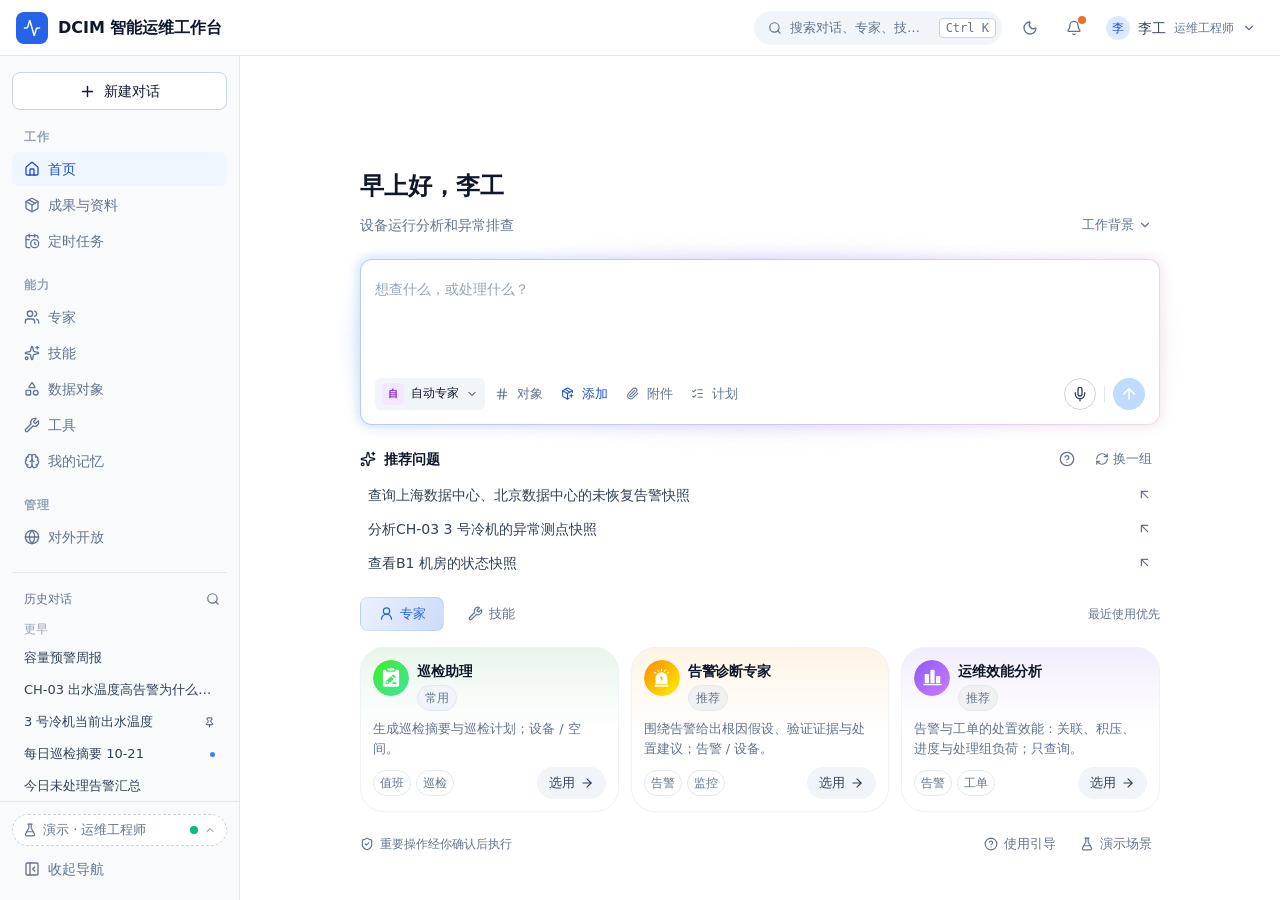
<file: dcim-ops-workbench/index.html>
<!doctype html>
<html>
<head>
  <meta charset="utf-8">
  <title>DCIM 智能运维工作台 v0.14</title>
  <meta name="viewport" content="width=device-width,initial-scale=1">
  <style>
    html, body {
      box-sizing: border-box;
      width: 100%;
      margin: 0;
      padding: 0;
      min-height: 100%;
      height: 100%;
      overflow-x: hidden;
      overflow-y: auto;
    }
    #root {
      width: 100%;
      margin-left: auto;
      margin-right: auto;
      height: 100%;
      min-height: 100vh;
      overflow: visible;
    }
    body.is-element-page #root {
      width: 100vw;
      height: 100vh;
    }
  </style>
  <link rel="stylesheet" href="./index.css">
</head>
<body>

  <script>
    (function () {
      var isComponent = false;
      if (document.body && (isComponent || window.location.pathname.includes('/components/'))) {
        document.body.classList.add('is-element-page');
      }
    })();
  </script>

  <div id="root"></div>

  
  <script src="./assets/react.production.min.js"></script>
  <script src="./assets/react-dom.production.min.js"></script>
  <script src="./assets/export-html-bootstrap.js"></script>

  <script>
    function waitForBootstrap(timeoutMs) {
      timeoutMs = timeoutMs || 10000;
      return new Promise(function (resolve, reject) {
        var startedAt = Date.now();
        function check() {
          if (window.HtmlTemplateBootstrap) {
            resolve(window.HtmlTemplateBootstrap);
            return;
          }
          if (Date.now() - startedAt >= timeoutMs) {
            reject(new Error('[Html Template] Bootstrap 初始化超时'));
            return;
          }
          setTimeout(check, 10);
        }
        check();
      });
    }

    function loadEntryScript(src) {
      return new Promise(function (resolve, reject) {
        var script = document.createElement('script');
        script.src = src;
        script.async = false;
        script.onload = function () { resolve(); };
        script.onerror = function () { reject(new Error('[Html Template] 入口脚本加载失败: ' + src)); };
        document.body.appendChild(script);
      });
    }

    async function bootstrapAndRender() {
      try {
        var bootstrap = await waitForBootstrap();
        var renderComponent = bootstrap.renderComponent;
        window.React = bootstrap.React;
        window.ReactDOM = bootstrap.ReactDOM;

        await loadEntryScript('./index.js');
        

        var Component = window.UserComponent && (window.UserComponent.Component || window.UserComponent.default || window.UserComponent);
        if (!Component) {
          throw new Error('[Html Template] 入口脚本未暴露 UserComponent');
        }

        renderComponent(Component);
      } catch (error) {
        console.error('[Html Template] 页面初始化失败:', error);
      }
    }

    bootstrapAndRender();
  </script>

</body>
</html>
</file>
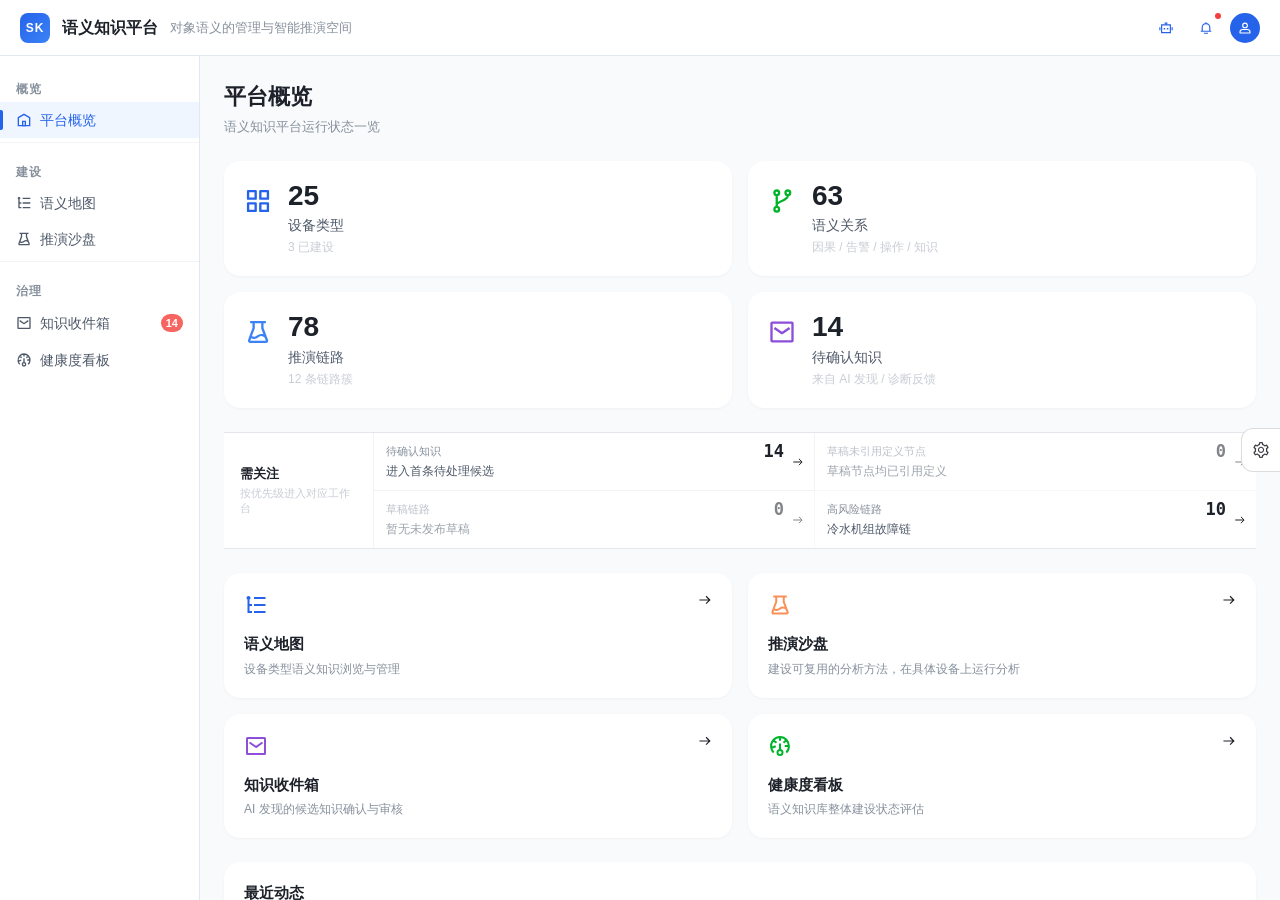
<file: semantic-map/index.html>
<!doctype html>
<html>
<head>
  <meta charset="utf-8">
  <title>语义知识平台 */</title>
  <meta name="viewport" content="width=device-width,initial-scale=1">
  <style>
    html, body {
      box-sizing: border-box;
      width: 100%;
      margin: 0;
      padding: 0;
      min-height: 100%;
      height: 100%;
      overflow-x: hidden;
      overflow-y: auto;
    }
    #root {
      width: 100%;
      margin-left: auto;
      margin-right: auto;
      height: 100%;
      min-height: 100vh;
      overflow: visible;
    }
    body.is-element-page #root {
      width: 100vw;
      height: 100vh;
    }
  </style>
  <link rel="stylesheet" href="./index.css">
</head>
<body>

  <script>
    (function () {
      var isComponent = false;
      if (document.body && (isComponent || window.location.pathname.includes('/components/'))) {
        document.body.classList.add('is-element-page');
      }
    })();
  </script>

  <div id="root"></div>

  
  <script src="./assets/react.production.min.js"></script>
  <script src="./assets/react-dom.production.min.js"></script>
  <script src="./assets/export-html-bootstrap.js"></script>

  <script>
    function waitForBootstrap(timeoutMs) {
      timeoutMs = timeoutMs || 10000;
      return new Promise(function (resolve, reject) {
        var startedAt = Date.now();
        function check() {
          if (window.HtmlTemplateBootstrap) {
            resolve(window.HtmlTemplateBootstrap);
            return;
          }
          if (Date.now() - startedAt >= timeoutMs) {
            reject(new Error('[Html Template] Bootstrap 初始化超时'));
            return;
          }
          setTimeout(check, 10);
        }
        check();
      });
    }

    function loadEntryScript(src) {
      return new Promise(function (resolve, reject) {
        var script = document.createElement('script');
        script.src = src;
        script.async = false;
        script.onload = function () { resolve(); };
        script.onerror = function () { reject(new Error('[Html Template] 入口脚本加载失败: ' + src)); };
        document.body.appendChild(script);
      });
    }

    async function bootstrapAndRender() {
      try {
        var bootstrap = await waitForBootstrap();
        var renderComponent = bootstrap.renderComponent;
        window.React = bootstrap.React;
        window.ReactDOM = bootstrap.ReactDOM;

        await loadEntryScript('./index.js');
        

        var Component = window.UserComponent && (window.UserComponent.Component || window.UserComponent.default || window.UserComponent);
        if (!Component) {
          throw new Error('[Html Template] 入口脚本未暴露 UserComponent');
        }

        renderComponent(Component);
      } catch (error) {
        console.error('[Html Template] 页面初始化失败:', error);
      }
    }

    bootstrapAndRender();
  </script>

</body>
</html>
</file>
